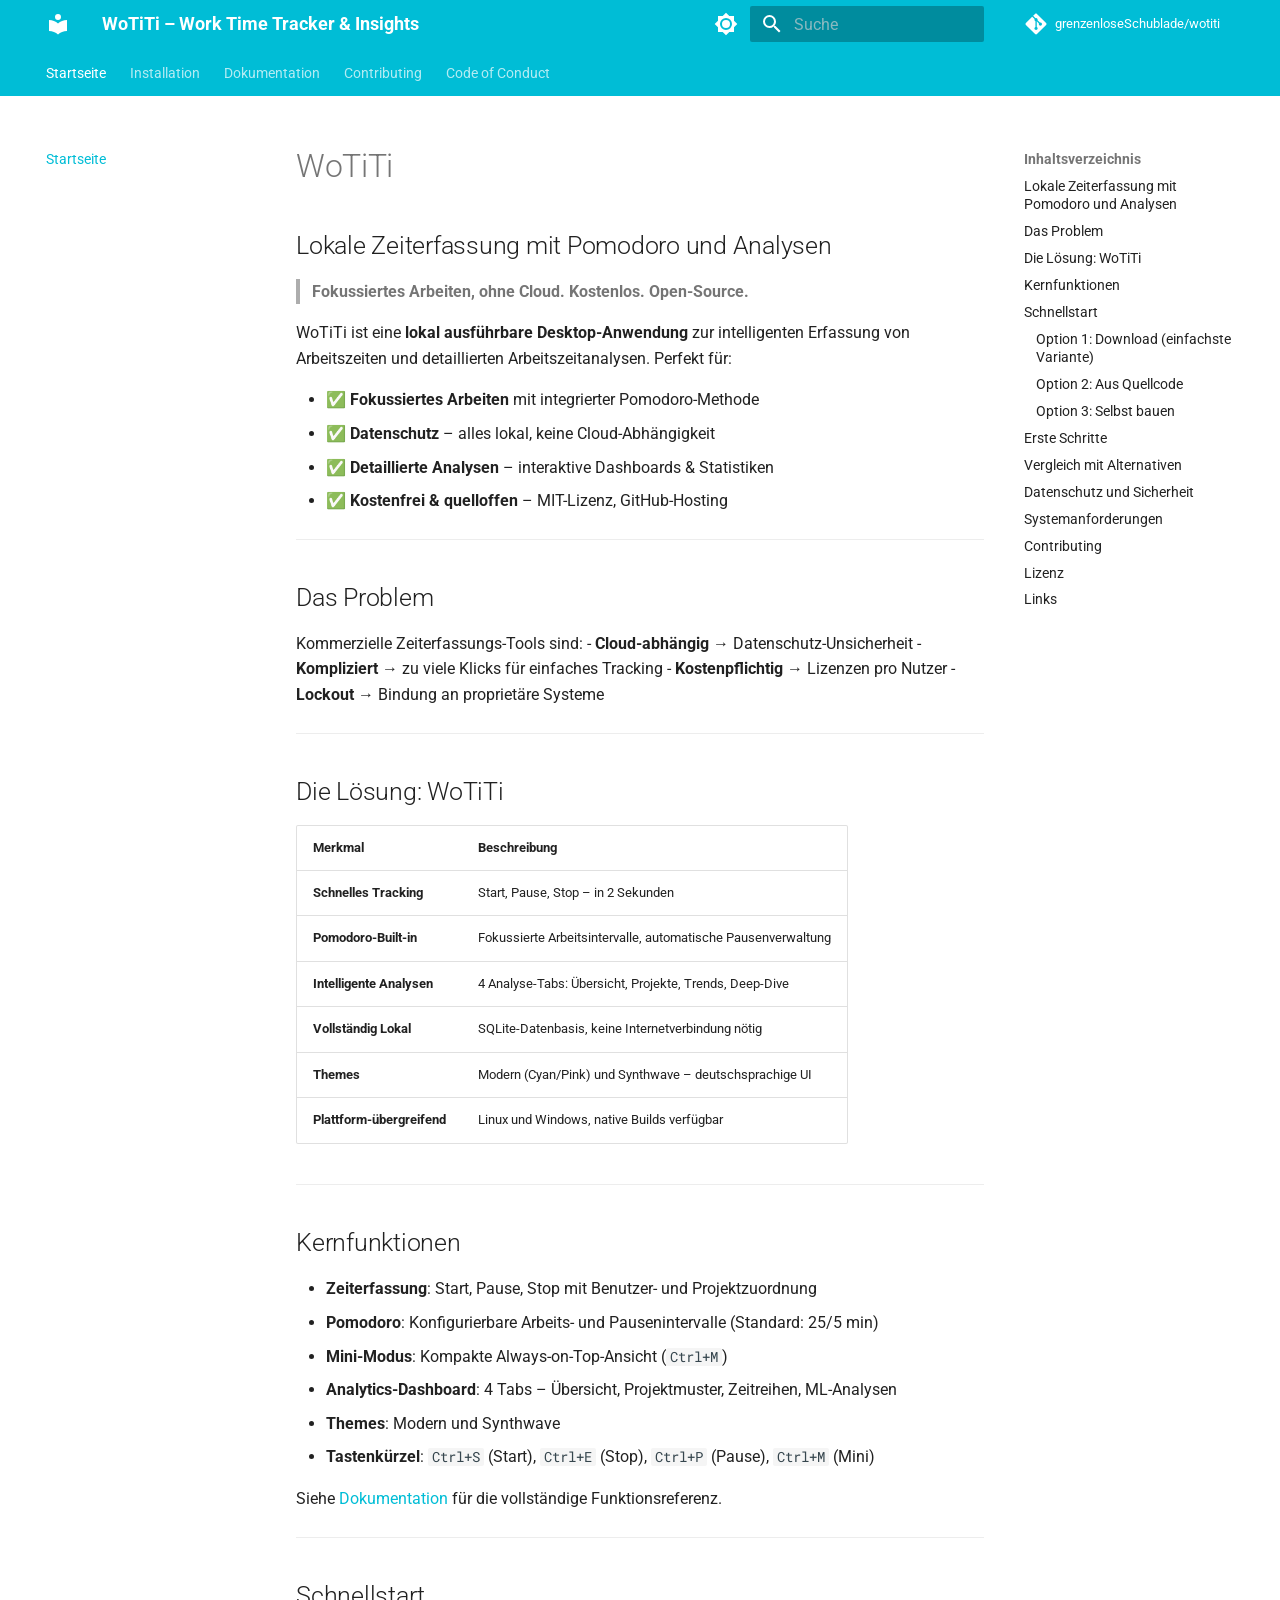
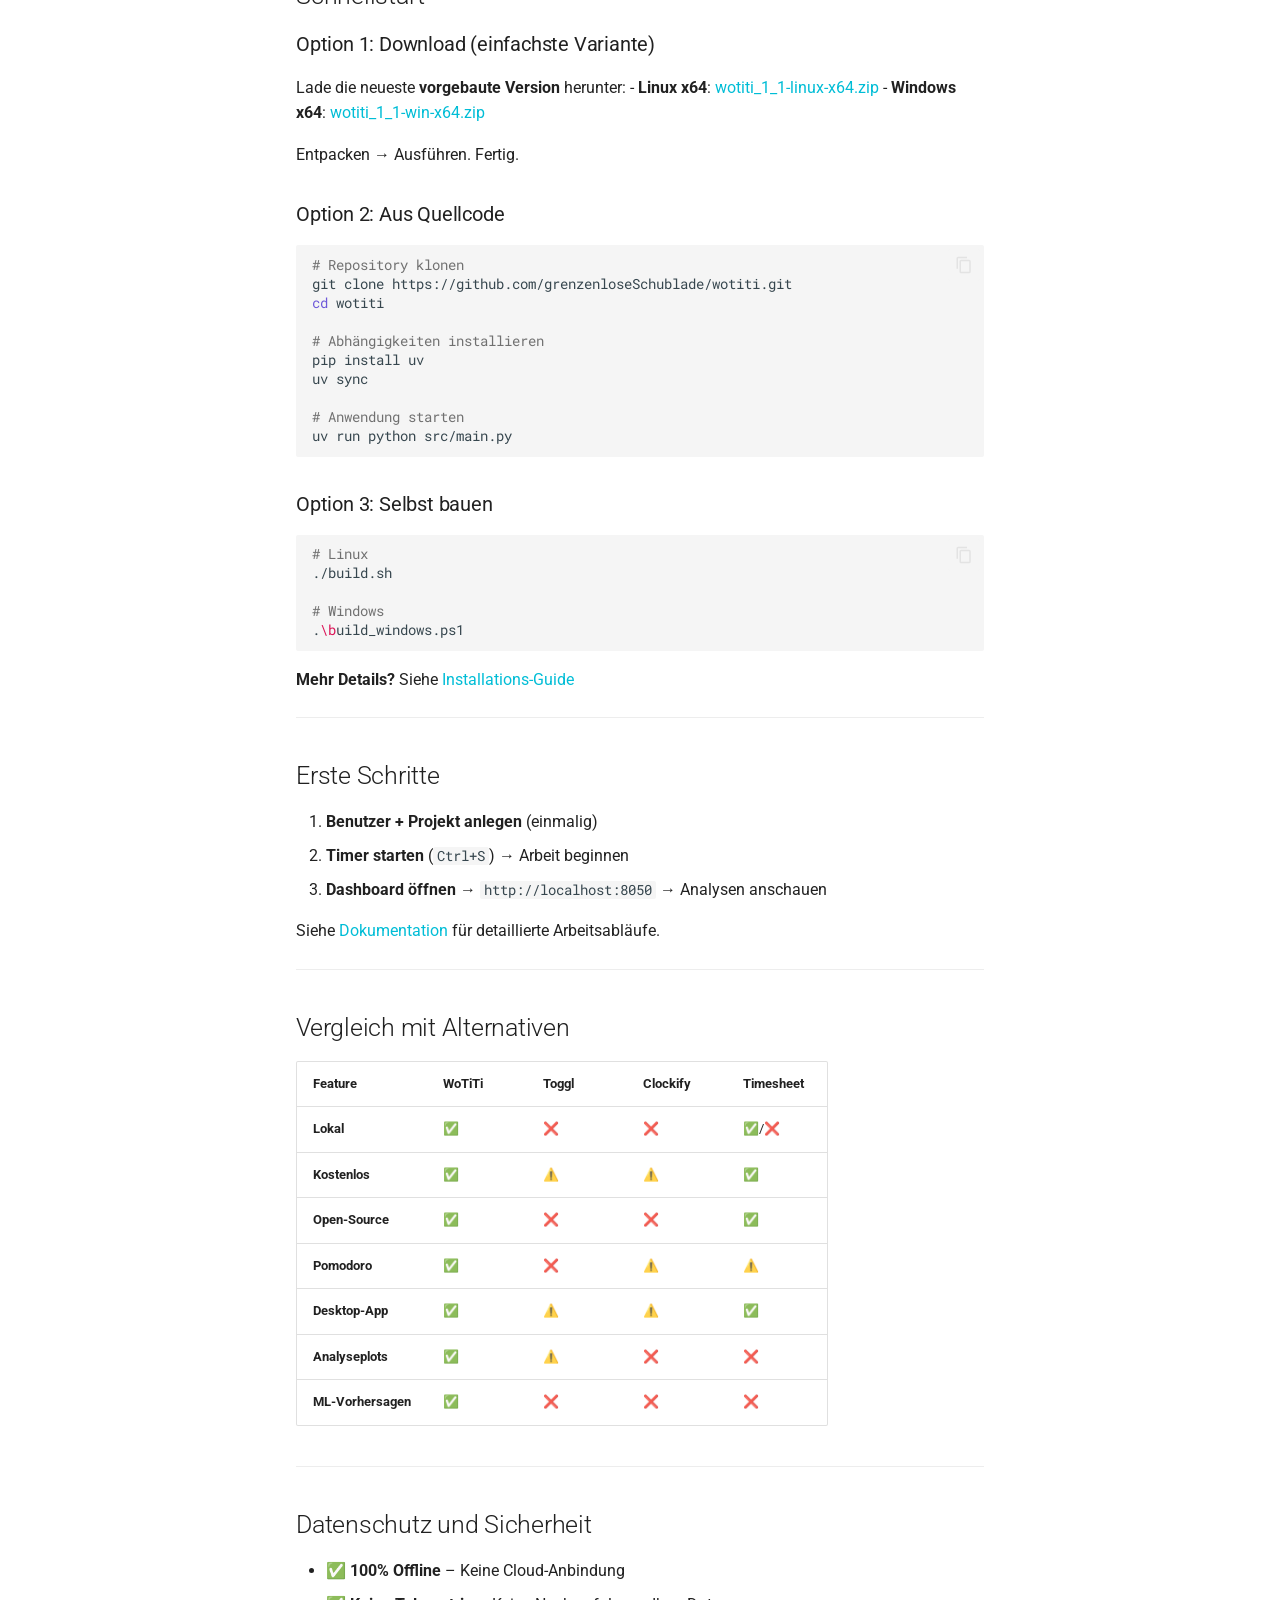
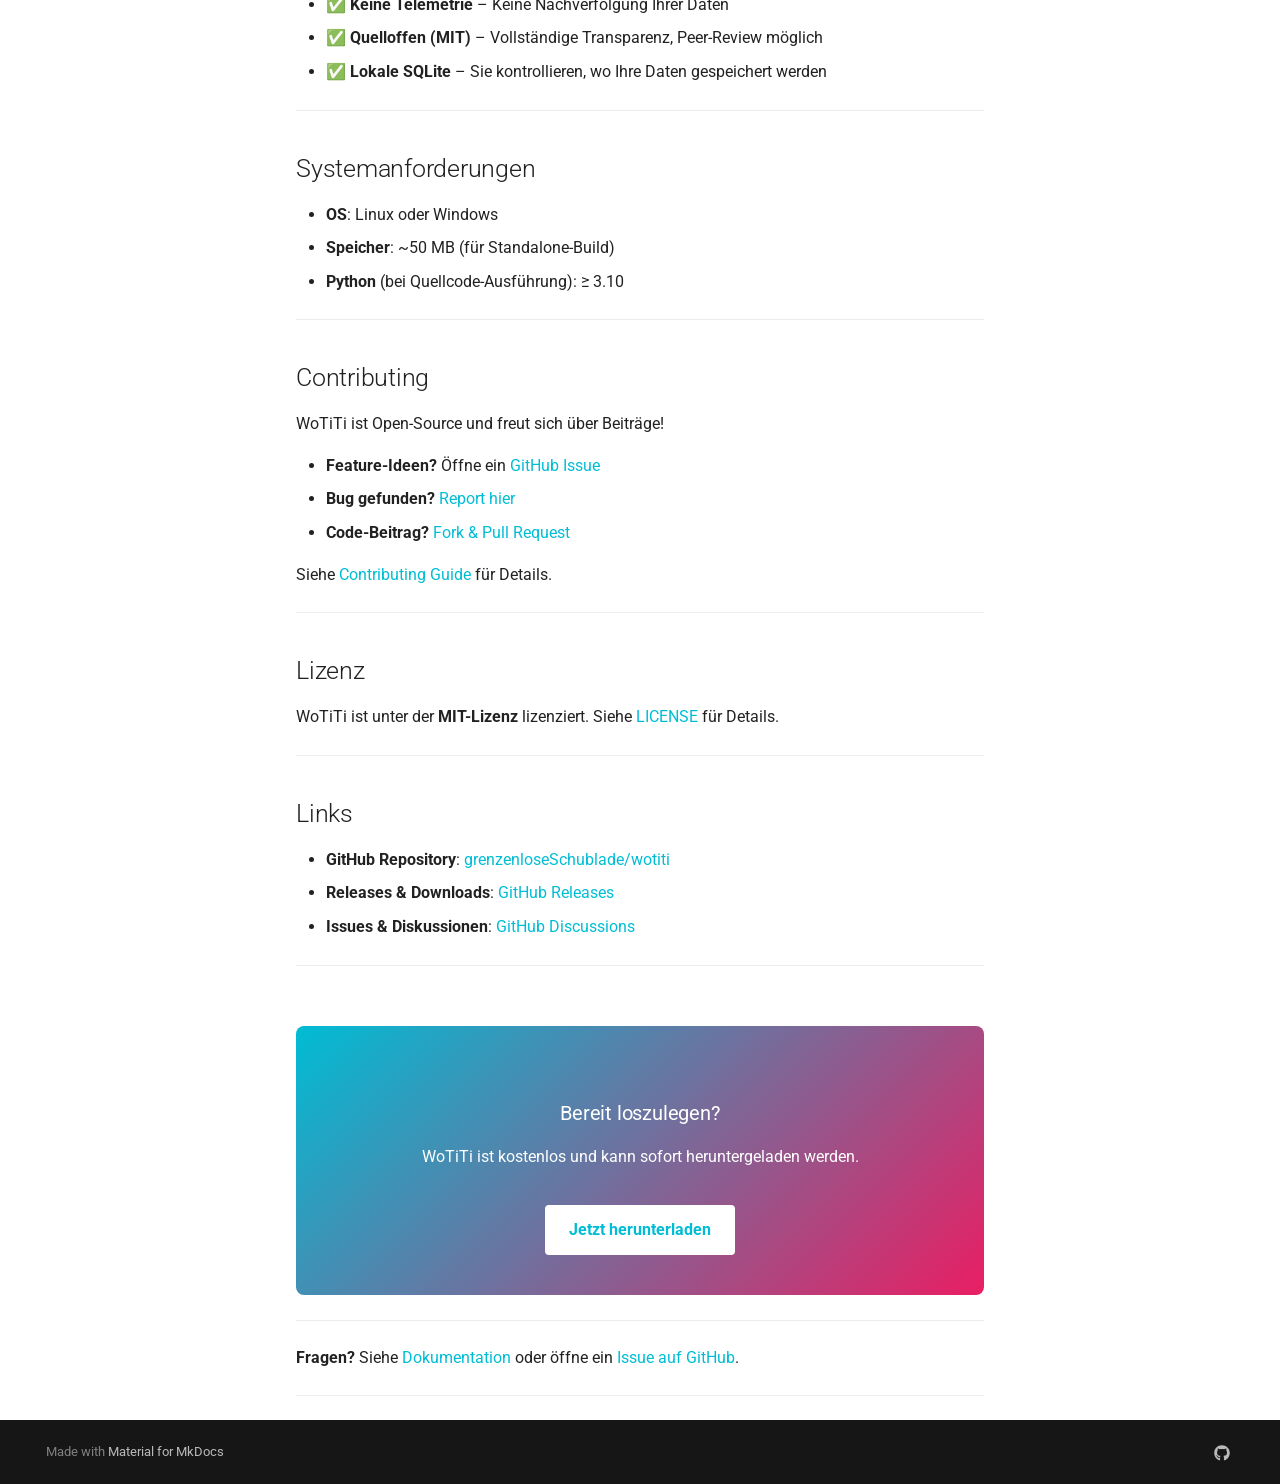
<file: site/index.html>
<!doctype html>
<html lang="de" class="no-js">
  <head>
    
      <meta charset="utf-8">
      <meta name="viewport" content="width=device-width,initial-scale=1">
      
        <meta name="description" content="WoTiTi – Lokale Zeiterfassung mit Pomodoro und Analysen. Kostenlos, Open-Source, 100% datenschutzfreundlich. Desktop-App für fokussiertes Arbeiten.">
      
      
      
        <link rel="canonical" href="https://grenzenloseSchublade.github.io/wotiti/">
      
      
      
        <link rel="next" href="installation/">
      
      
        
      
      
      <link rel="icon" href="assets/images/favicon.png">
      <meta name="generator" content="mkdocs-1.6.1, mkdocs-material-9.7.6">
    
    
      
        <title>WoTiTi – Work Time Tracker & Insights</title>
      
    
    
      <link rel="stylesheet" href="assets/stylesheets/main.484c7ddc.min.css">
      
        
        <link rel="stylesheet" href="assets/stylesheets/palette.ab4e12ef.min.css">
      
      


    
    
      
    
    
      
        
        
        <link rel="preconnect" href="https://fonts.gstatic.com" crossorigin>
        <link rel="stylesheet" href="https://fonts.googleapis.com/css?family=Roboto:300,300i,400,400i,700,700i%7CRoboto+Mono:400,400i,700,700i&display=fallback">
        <style>:root{--md-text-font:"Roboto";--md-code-font:"Roboto Mono"}</style>
      
    
    
    <script>__md_scope=new URL(".",location),__md_hash=e=>[...e].reduce(((e,_)=>(e<<5)-e+_.charCodeAt(0)),0),__md_get=(e,_=localStorage,t=__md_scope)=>JSON.parse(_.getItem(t.pathname+"."+e)),__md_set=(e,_,t=localStorage,a=__md_scope)=>{try{t.setItem(a.pathname+"."+e,JSON.stringify(_))}catch(e){}}</script>
    
      

    
    
  </head>
  
  
    
    
      
    
    
    
    
    <body dir="ltr" data-md-color-scheme="default" data-md-color-primary="cyan" data-md-color-accent="pink">
  
    
    <input class="md-toggle" data-md-toggle="drawer" type="checkbox" id="__drawer" autocomplete="off">
    <input class="md-toggle" data-md-toggle="search" type="checkbox" id="__search" autocomplete="off">
    <label class="md-overlay" for="__drawer"></label>
    <div data-md-component="skip">
      
        
        <a href="#wotiti" class="md-skip">
          Zum Inhalt
        </a>
      
    </div>
    <div data-md-component="announce">
      
    </div>
    
    
      

<header class="md-header" data-md-component="header">
  <nav class="md-header__inner md-grid" aria-label="Kopfzeile">
    <a href="." title="WoTiTi – Work Time Tracker &amp; Insights" class="md-header__button md-logo" aria-label="WoTiTi – Work Time Tracker & Insights" data-md-component="logo">
      
  
  <svg xmlns="http://www.w3.org/2000/svg" viewBox="0 0 24 24"><path d="M12 8a3 3 0 0 0 3-3 3 3 0 0 0-3-3 3 3 0 0 0-3 3 3 3 0 0 0 3 3m0 3.54C9.64 9.35 6.5 8 3 8v11c3.5 0 6.64 1.35 9 3.54 2.36-2.19 5.5-3.54 9-3.54V8c-3.5 0-6.64 1.35-9 3.54"/></svg>

    </a>
    <label class="md-header__button md-icon" for="__drawer">
      
      <svg xmlns="http://www.w3.org/2000/svg" viewBox="0 0 24 24"><path d="M3 6h18v2H3zm0 5h18v2H3zm0 5h18v2H3z"/></svg>
    </label>
    <div class="md-header__title" data-md-component="header-title">
      <div class="md-header__ellipsis">
        <div class="md-header__topic">
          <span class="md-ellipsis">
            WoTiTi – Work Time Tracker & Insights
          </span>
        </div>
        <div class="md-header__topic" data-md-component="header-topic">
          <span class="md-ellipsis">
            
              Startseite
            
          </span>
        </div>
      </div>
    </div>
    
      
        <form class="md-header__option" data-md-component="palette">
  
    
    
    
    <input class="md-option" data-md-color-media="(prefers-color-scheme: light)" data-md-color-scheme="default" data-md-color-primary="cyan" data-md-color-accent="pink"  aria-label="Dunkel-Modus"  type="radio" name="__palette" id="__palette_0">
    
      <label class="md-header__button md-icon" title="Dunkel-Modus" for="__palette_1" hidden>
        <svg xmlns="http://www.w3.org/2000/svg" viewBox="0 0 24 24"><path d="M12 8a4 4 0 0 0-4 4 4 4 0 0 0 4 4 4 4 0 0 0 4-4 4 4 0 0 0-4-4m0 10a6 6 0 0 1-6-6 6 6 0 0 1 6-6 6 6 0 0 1 6 6 6 6 0 0 1-6 6m8-9.31V4h-4.69L12 .69 8.69 4H4v4.69L.69 12 4 15.31V20h4.69L12 23.31 15.31 20H20v-4.69L23.31 12z"/></svg>
      </label>
    
  
    
    
    
    <input class="md-option" data-md-color-media="(prefers-color-scheme: dark)" data-md-color-scheme="slate" data-md-color-primary="cyan" data-md-color-accent="pink"  aria-label="Hell-Modus"  type="radio" name="__palette" id="__palette_1">
    
      <label class="md-header__button md-icon" title="Hell-Modus" for="__palette_0" hidden>
        <svg xmlns="http://www.w3.org/2000/svg" viewBox="0 0 24 24"><path d="M12 18c-.89 0-1.74-.2-2.5-.55C11.56 16.5 13 14.42 13 12s-1.44-4.5-3.5-5.45C10.26 6.2 11.11 6 12 6a6 6 0 0 1 6 6 6 6 0 0 1-6 6m8-9.31V4h-4.69L12 .69 8.69 4H4v4.69L.69 12 4 15.31V20h4.69L12 23.31 15.31 20H20v-4.69L23.31 12z"/></svg>
      </label>
    
  
</form>
      
    
    
      <script>var palette=__md_get("__palette");if(palette&&palette.color){if("(prefers-color-scheme)"===palette.color.media){var media=matchMedia("(prefers-color-scheme: light)"),input=document.querySelector(media.matches?"[data-md-color-media='(prefers-color-scheme: light)']":"[data-md-color-media='(prefers-color-scheme: dark)']");palette.color.media=input.getAttribute("data-md-color-media"),palette.color.scheme=input.getAttribute("data-md-color-scheme"),palette.color.primary=input.getAttribute("data-md-color-primary"),palette.color.accent=input.getAttribute("data-md-color-accent")}for(var[key,value]of Object.entries(palette.color))document.body.setAttribute("data-md-color-"+key,value)}</script>
    
    
    
      
      
        <label class="md-header__button md-icon" for="__search">
          
          <svg xmlns="http://www.w3.org/2000/svg" viewBox="0 0 24 24"><path d="M9.5 3A6.5 6.5 0 0 1 16 9.5c0 1.61-.59 3.09-1.56 4.23l.27.27h.79l5 5-1.5 1.5-5-5v-.79l-.27-.27A6.52 6.52 0 0 1 9.5 16 6.5 6.5 0 0 1 3 9.5 6.5 6.5 0 0 1 9.5 3m0 2C7 5 5 7 5 9.5S7 14 9.5 14 14 12 14 9.5 12 5 9.5 5"/></svg>
        </label>
        <div class="md-search" data-md-component="search" role="dialog">
  <label class="md-search__overlay" for="__search"></label>
  <div class="md-search__inner" role="search">
    <form class="md-search__form" name="search">
      <input type="text" class="md-search__input" name="query" aria-label="Suche" placeholder="Suche" autocapitalize="off" autocorrect="off" autocomplete="off" spellcheck="false" data-md-component="search-query" required>
      <label class="md-search__icon md-icon" for="__search">
        
        <svg xmlns="http://www.w3.org/2000/svg" viewBox="0 0 24 24"><path d="M9.5 3A6.5 6.5 0 0 1 16 9.5c0 1.61-.59 3.09-1.56 4.23l.27.27h.79l5 5-1.5 1.5-5-5v-.79l-.27-.27A6.52 6.52 0 0 1 9.5 16 6.5 6.5 0 0 1 3 9.5 6.5 6.5 0 0 1 9.5 3m0 2C7 5 5 7 5 9.5S7 14 9.5 14 14 12 14 9.5 12 5 9.5 5"/></svg>
        
        <svg xmlns="http://www.w3.org/2000/svg" viewBox="0 0 24 24"><path d="M20 11v2H8l5.5 5.5-1.42 1.42L4.16 12l7.92-7.92L13.5 5.5 8 11z"/></svg>
      </label>
      <nav class="md-search__options" aria-label="Suche">
        
        <button type="reset" class="md-search__icon md-icon" title="Zurücksetzen" aria-label="Zurücksetzen" tabindex="-1">
          
          <svg xmlns="http://www.w3.org/2000/svg" viewBox="0 0 24 24"><path d="M19 6.41 17.59 5 12 10.59 6.41 5 5 6.41 10.59 12 5 17.59 6.41 19 12 13.41 17.59 19 19 17.59 13.41 12z"/></svg>
        </button>
      </nav>
      
        <div class="md-search__suggest" data-md-component="search-suggest"></div>
      
    </form>
    <div class="md-search__output">
      <div class="md-search__scrollwrap" tabindex="0" data-md-scrollfix>
        <div class="md-search-result" data-md-component="search-result">
          <div class="md-search-result__meta">
            Suche wird initialisiert
          </div>
          <ol class="md-search-result__list" role="presentation"></ol>
        </div>
      </div>
    </div>
  </div>
</div>
      
    
    
      <div class="md-header__source">
        <a href="https://github.com/grenzenloseSchublade/wotiti" title="Zum Repository" class="md-source" data-md-component="source">
  <div class="md-source__icon md-icon">
    
    <svg xmlns="http://www.w3.org/2000/svg" viewBox="0 0 448 512"><!--! Font Awesome Free 7.1.0 by @fontawesome - https://fontawesome.com License - https://fontawesome.com/license/free (Icons: CC BY 4.0, Fonts: SIL OFL 1.1, Code: MIT License) Copyright 2025 Fonticons, Inc.--><path d="M439.6 236.1 244 40.5c-5.4-5.5-12.8-8.5-20.4-8.5s-15 3-20.4 8.4L162.5 81l51.5 51.5c27.1-9.1 52.7 16.8 43.4 43.7l49.7 49.7c34.2-11.8 61.2 31 35.5 56.7-26.5 26.5-70.2-2.9-56-37.3L240.3 199v121.9c25.3 12.5 22.3 41.8 9.1 55-6.4 6.4-15.2 10.1-24.3 10.1s-17.8-3.6-24.3-10.1c-17.6-17.6-11.1-46.9 11.2-56v-123c-20.8-8.5-24.6-30.7-18.6-45L142.6 101 8.5 235.1C3 240.6 0 247.9 0 255.5s3 15 8.5 20.4l195.6 195.7c5.4 5.4 12.7 8.4 20.4 8.4s15-3 20.4-8.4l194.7-194.7c5.4-5.4 8.4-12.8 8.4-20.4s-3-15-8.4-20.4"/></svg>
  </div>
  <div class="md-source__repository">
    grenzenloseSchublade/wotiti
  </div>
</a>
      </div>
    
  </nav>
  
</header>
    
    <div class="md-container" data-md-component="container">
      
      
        
          
            
<nav class="md-tabs" aria-label="Hauptnavigation" data-md-component="tabs">
  <div class="md-grid">
    <ul class="md-tabs__list">
      
        
  
  
  
    
  
  
    <li class="md-tabs__item md-tabs__item--active">
      <a href="." class="md-tabs__link">
        
  
  
    
  
  Startseite

      </a>
    </li>
  

      
        
  
  
  
  
    <li class="md-tabs__item">
      <a href="installation/" class="md-tabs__link">
        
  
  
    
  
  Installation

      </a>
    </li>
  

      
        
  
  
  
  
    <li class="md-tabs__item">
      <a href="guide/dokumentation/" class="md-tabs__link">
        
  
  
    
  
  Dokumentation

      </a>
    </li>
  

      
        
  
  
  
  
    <li class="md-tabs__item">
      <a href="contributing-guide/" class="md-tabs__link">
        
  
  
    
  
  Contributing

      </a>
    </li>
  

      
        
  
  
  
  
    <li class="md-tabs__item">
      <a href="code-of-conduct/" class="md-tabs__link">
        
  
  
    
  
  Code of Conduct

      </a>
    </li>
  

      
    </ul>
  </div>
</nav>
          
        
      
      <main class="md-main" data-md-component="main">
        <div class="md-main__inner md-grid">
          
            
              
              <div class="md-sidebar md-sidebar--primary" data-md-component="sidebar" data-md-type="navigation" >
                <div class="md-sidebar__scrollwrap">
                  <div class="md-sidebar__inner">
                    


  


<nav class="md-nav md-nav--primary md-nav--lifted" aria-label="Navigation" data-md-level="0">
  <label class="md-nav__title" for="__drawer">
    <a href="." title="WoTiTi – Work Time Tracker &amp; Insights" class="md-nav__button md-logo" aria-label="WoTiTi – Work Time Tracker & Insights" data-md-component="logo">
      
  
  <svg xmlns="http://www.w3.org/2000/svg" viewBox="0 0 24 24"><path d="M12 8a3 3 0 0 0 3-3 3 3 0 0 0-3-3 3 3 0 0 0-3 3 3 3 0 0 0 3 3m0 3.54C9.64 9.35 6.5 8 3 8v11c3.5 0 6.64 1.35 9 3.54 2.36-2.19 5.5-3.54 9-3.54V8c-3.5 0-6.64 1.35-9 3.54"/></svg>

    </a>
    WoTiTi – Work Time Tracker & Insights
  </label>
  
    <div class="md-nav__source">
      <a href="https://github.com/grenzenloseSchublade/wotiti" title="Zum Repository" class="md-source" data-md-component="source">
  <div class="md-source__icon md-icon">
    
    <svg xmlns="http://www.w3.org/2000/svg" viewBox="0 0 448 512"><!--! Font Awesome Free 7.1.0 by @fontawesome - https://fontawesome.com License - https://fontawesome.com/license/free (Icons: CC BY 4.0, Fonts: SIL OFL 1.1, Code: MIT License) Copyright 2025 Fonticons, Inc.--><path d="M439.6 236.1 244 40.5c-5.4-5.5-12.8-8.5-20.4-8.5s-15 3-20.4 8.4L162.5 81l51.5 51.5c27.1-9.1 52.7 16.8 43.4 43.7l49.7 49.7c34.2-11.8 61.2 31 35.5 56.7-26.5 26.5-70.2-2.9-56-37.3L240.3 199v121.9c25.3 12.5 22.3 41.8 9.1 55-6.4 6.4-15.2 10.1-24.3 10.1s-17.8-3.6-24.3-10.1c-17.6-17.6-11.1-46.9 11.2-56v-123c-20.8-8.5-24.6-30.7-18.6-45L142.6 101 8.5 235.1C3 240.6 0 247.9 0 255.5s3 15 8.5 20.4l195.6 195.7c5.4 5.4 12.7 8.4 20.4 8.4s15-3 20.4-8.4l194.7-194.7c5.4-5.4 8.4-12.8 8.4-20.4s-3-15-8.4-20.4"/></svg>
  </div>
  <div class="md-source__repository">
    grenzenloseSchublade/wotiti
  </div>
</a>
    </div>
  
  <ul class="md-nav__list" data-md-scrollfix>
    
      
      
  
  
    
  
  
  
    <li class="md-nav__item md-nav__item--active">
      
      <input class="md-nav__toggle md-toggle" type="checkbox" id="__toc">
      
      
        
      
      
        <label class="md-nav__link md-nav__link--active" for="__toc">
          
  
  
  <span class="md-ellipsis">
    
  
    Startseite
  

    
  </span>
  
  

          <span class="md-nav__icon md-icon"></span>
        </label>
      
      <a href="." class="md-nav__link md-nav__link--active">
        
  
  
  <span class="md-ellipsis">
    
  
    Startseite
  

    
  </span>
  
  

      </a>
      
        

<nav class="md-nav md-nav--secondary" aria-label="Inhaltsverzeichnis">
  
  
  
    
  
  
    <label class="md-nav__title" for="__toc">
      <span class="md-nav__icon md-icon"></span>
      Inhaltsverzeichnis
    </label>
    <ul class="md-nav__list" data-md-component="toc" data-md-scrollfix>
      
        <li class="md-nav__item">
  <a href="#lokale-zeiterfassung-mit-pomodoro-und-analysen" class="md-nav__link">
    <span class="md-ellipsis">
      
        Lokale Zeiterfassung mit Pomodoro und Analysen
      
    </span>
  </a>
  
</li>
      
        <li class="md-nav__item">
  <a href="#das-problem" class="md-nav__link">
    <span class="md-ellipsis">
      
        Das Problem
      
    </span>
  </a>
  
</li>
      
        <li class="md-nav__item">
  <a href="#die-losung-wotiti" class="md-nav__link">
    <span class="md-ellipsis">
      
        Die Lösung: WoTiTi
      
    </span>
  </a>
  
</li>
      
        <li class="md-nav__item">
  <a href="#kernfunktionen" class="md-nav__link">
    <span class="md-ellipsis">
      
        Kernfunktionen
      
    </span>
  </a>
  
</li>
      
        <li class="md-nav__item">
  <a href="#schnellstart" class="md-nav__link">
    <span class="md-ellipsis">
      
        Schnellstart
      
    </span>
  </a>
  
    <nav class="md-nav" aria-label="Schnellstart">
      <ul class="md-nav__list">
        
          <li class="md-nav__item">
  <a href="#option-1-download-einfachste-variante" class="md-nav__link">
    <span class="md-ellipsis">
      
        Option 1: Download (einfachste Variante)
      
    </span>
  </a>
  
</li>
        
          <li class="md-nav__item">
  <a href="#option-2-aus-quellcode" class="md-nav__link">
    <span class="md-ellipsis">
      
        Option 2: Aus Quellcode
      
    </span>
  </a>
  
</li>
        
          <li class="md-nav__item">
  <a href="#option-3-selbst-bauen" class="md-nav__link">
    <span class="md-ellipsis">
      
        Option 3: Selbst bauen
      
    </span>
  </a>
  
</li>
        
      </ul>
    </nav>
  
</li>
      
        <li class="md-nav__item">
  <a href="#erste-schritte" class="md-nav__link">
    <span class="md-ellipsis">
      
        Erste Schritte
      
    </span>
  </a>
  
</li>
      
        <li class="md-nav__item">
  <a href="#vergleich-mit-alternativen" class="md-nav__link">
    <span class="md-ellipsis">
      
        Vergleich mit Alternativen
      
    </span>
  </a>
  
</li>
      
        <li class="md-nav__item">
  <a href="#datenschutz-und-sicherheit" class="md-nav__link">
    <span class="md-ellipsis">
      
        Datenschutz und Sicherheit
      
    </span>
  </a>
  
</li>
      
        <li class="md-nav__item">
  <a href="#systemanforderungen" class="md-nav__link">
    <span class="md-ellipsis">
      
        Systemanforderungen
      
    </span>
  </a>
  
</li>
      
        <li class="md-nav__item">
  <a href="#contributing" class="md-nav__link">
    <span class="md-ellipsis">
      
        Contributing
      
    </span>
  </a>
  
</li>
      
        <li class="md-nav__item">
  <a href="#lizenz" class="md-nav__link">
    <span class="md-ellipsis">
      
        Lizenz
      
    </span>
  </a>
  
</li>
      
        <li class="md-nav__item">
  <a href="#links" class="md-nav__link">
    <span class="md-ellipsis">
      
        Links
      
    </span>
  </a>
  
</li>
      
    </ul>
  
</nav>
      
    </li>
  

    
      
      
  
  
  
  
    <li class="md-nav__item">
      <a href="installation/" class="md-nav__link">
        
  
  
  <span class="md-ellipsis">
    
  
    Installation
  

    
  </span>
  
  

      </a>
    </li>
  

    
      
      
  
  
  
  
    <li class="md-nav__item">
      <a href="guide/dokumentation/" class="md-nav__link">
        
  
  
  <span class="md-ellipsis">
    
  
    Dokumentation
  

    
  </span>
  
  

      </a>
    </li>
  

    
      
      
  
  
  
  
    <li class="md-nav__item">
      <a href="contributing-guide/" class="md-nav__link">
        
  
  
  <span class="md-ellipsis">
    
  
    Contributing
  

    
  </span>
  
  

      </a>
    </li>
  

    
      
      
  
  
  
  
    <li class="md-nav__item">
      <a href="code-of-conduct/" class="md-nav__link">
        
  
  
  <span class="md-ellipsis">
    
  
    Code of Conduct
  

    
  </span>
  
  

      </a>
    </li>
  

    
  </ul>
</nav>
                  </div>
                </div>
              </div>
            
            
              
              <div class="md-sidebar md-sidebar--secondary" data-md-component="sidebar" data-md-type="toc" >
                <div class="md-sidebar__scrollwrap">
                  <div class="md-sidebar__inner">
                    

<nav class="md-nav md-nav--secondary" aria-label="Inhaltsverzeichnis">
  
  
  
    
  
  
    <label class="md-nav__title" for="__toc">
      <span class="md-nav__icon md-icon"></span>
      Inhaltsverzeichnis
    </label>
    <ul class="md-nav__list" data-md-component="toc" data-md-scrollfix>
      
        <li class="md-nav__item">
  <a href="#lokale-zeiterfassung-mit-pomodoro-und-analysen" class="md-nav__link">
    <span class="md-ellipsis">
      
        Lokale Zeiterfassung mit Pomodoro und Analysen
      
    </span>
  </a>
  
</li>
      
        <li class="md-nav__item">
  <a href="#das-problem" class="md-nav__link">
    <span class="md-ellipsis">
      
        Das Problem
      
    </span>
  </a>
  
</li>
      
        <li class="md-nav__item">
  <a href="#die-losung-wotiti" class="md-nav__link">
    <span class="md-ellipsis">
      
        Die Lösung: WoTiTi
      
    </span>
  </a>
  
</li>
      
        <li class="md-nav__item">
  <a href="#kernfunktionen" class="md-nav__link">
    <span class="md-ellipsis">
      
        Kernfunktionen
      
    </span>
  </a>
  
</li>
      
        <li class="md-nav__item">
  <a href="#schnellstart" class="md-nav__link">
    <span class="md-ellipsis">
      
        Schnellstart
      
    </span>
  </a>
  
    <nav class="md-nav" aria-label="Schnellstart">
      <ul class="md-nav__list">
        
          <li class="md-nav__item">
  <a href="#option-1-download-einfachste-variante" class="md-nav__link">
    <span class="md-ellipsis">
      
        Option 1: Download (einfachste Variante)
      
    </span>
  </a>
  
</li>
        
          <li class="md-nav__item">
  <a href="#option-2-aus-quellcode" class="md-nav__link">
    <span class="md-ellipsis">
      
        Option 2: Aus Quellcode
      
    </span>
  </a>
  
</li>
        
          <li class="md-nav__item">
  <a href="#option-3-selbst-bauen" class="md-nav__link">
    <span class="md-ellipsis">
      
        Option 3: Selbst bauen
      
    </span>
  </a>
  
</li>
        
      </ul>
    </nav>
  
</li>
      
        <li class="md-nav__item">
  <a href="#erste-schritte" class="md-nav__link">
    <span class="md-ellipsis">
      
        Erste Schritte
      
    </span>
  </a>
  
</li>
      
        <li class="md-nav__item">
  <a href="#vergleich-mit-alternativen" class="md-nav__link">
    <span class="md-ellipsis">
      
        Vergleich mit Alternativen
      
    </span>
  </a>
  
</li>
      
        <li class="md-nav__item">
  <a href="#datenschutz-und-sicherheit" class="md-nav__link">
    <span class="md-ellipsis">
      
        Datenschutz und Sicherheit
      
    </span>
  </a>
  
</li>
      
        <li class="md-nav__item">
  <a href="#systemanforderungen" class="md-nav__link">
    <span class="md-ellipsis">
      
        Systemanforderungen
      
    </span>
  </a>
  
</li>
      
        <li class="md-nav__item">
  <a href="#contributing" class="md-nav__link">
    <span class="md-ellipsis">
      
        Contributing
      
    </span>
  </a>
  
</li>
      
        <li class="md-nav__item">
  <a href="#lizenz" class="md-nav__link">
    <span class="md-ellipsis">
      
        Lizenz
      
    </span>
  </a>
  
</li>
      
        <li class="md-nav__item">
  <a href="#links" class="md-nav__link">
    <span class="md-ellipsis">
      
        Links
      
    </span>
  </a>
  
</li>
      
    </ul>
  
</nav>
                  </div>
                </div>
              </div>
            
          
          
            <div class="md-content" data-md-component="content">
              
              <article class="md-content__inner md-typeset">
                
                  


  
  


<h1 id="wotiti">WoTiTi<a class="headerlink" href="#wotiti" title="Permanent link">&para;</a></h1>
<h2 id="lokale-zeiterfassung-mit-pomodoro-und-analysen">Lokale Zeiterfassung mit Pomodoro und Analysen<a class="headerlink" href="#lokale-zeiterfassung-mit-pomodoro-und-analysen" title="Permanent link">&para;</a></h2>
<blockquote>
<p><strong>Fokussiertes Arbeiten, ohne Cloud. Kostenlos. Open-Source.</strong></p>
</blockquote>
<p>WoTiTi ist eine <strong>lokal ausführbare Desktop-Anwendung</strong> zur intelligenten Erfassung von Arbeitszeiten und detaillierten Arbeitszeitanalysen. Perfekt für:</p>
<ul>
<li>✅ <strong>Fokussiertes Arbeiten</strong> mit integrierter Pomodoro-Methode</li>
<li>✅ <strong>Datenschutz</strong> – alles lokal, keine Cloud-Abhängigkeit</li>
<li>✅ <strong>Detaillierte Analysen</strong> – interaktive Dashboards &amp; Statistiken</li>
<li>✅ <strong>Kosten­frei &amp; quelloffen</strong> – MIT-Lizenz, GitHub-Hosting</li>
</ul>
<hr />
<h2 id="das-problem">Das Problem<a class="headerlink" href="#das-problem" title="Permanent link">&para;</a></h2>
<p>Kommerzielle Zeiterfassungs-Tools sind:
- <strong>Cloud-abhängig</strong> → Datenschutz-Unsicherheit
- <strong>Kompliziert</strong> → zu viele Klicks für einfaches Tracking
- <strong>Kostenpflichtig</strong> → Lizenzen pro Nutzer
- <strong>Lockout</strong> → Bindung an propriet­äre Systeme</p>
<hr />
<h2 id="die-losung-wotiti">Die Lösung: WoTiTi<a class="headerlink" href="#die-losung-wotiti" title="Permanent link">&para;</a></h2>
<table>
<thead>
<tr>
<th>Merkmal</th>
<th>Beschreibung</th>
</tr>
</thead>
<tbody>
<tr>
<td><strong>Schnelles Tracking</strong></td>
<td>Start, Pause, Stop – in 2 Sekunden</td>
</tr>
<tr>
<td><strong>Pomodoro-Built-in</strong></td>
<td>Fokussierte Arbeitsintervalle, automatische Pausenverwaltung</td>
</tr>
<tr>
<td><strong>Intelligente Analysen</strong></td>
<td>4 Analyse-Tabs: Übersicht, Projekte, Trends, Deep-Dive</td>
</tr>
<tr>
<td><strong>Vollständig Lokal</strong></td>
<td>SQLite-Datenbasis, keine Internetverbindung nötig</td>
</tr>
<tr>
<td><strong>Themes</strong></td>
<td>Modern (Cyan/Pink) und Synthwave – deutschsprachige UI</td>
</tr>
<tr>
<td><strong>Plattform-übergreifend</strong></td>
<td>Linux und Windows, native Builds verfügbar</td>
</tr>
</tbody>
</table>
<hr />
<h2 id="kernfunktionen">Kernfunktionen<a class="headerlink" href="#kernfunktionen" title="Permanent link">&para;</a></h2>
<ul>
<li><strong>Zeiterfassung</strong>: Start, Pause, Stop mit Benutzer- und Projektzuordnung</li>
<li><strong>Pomodoro</strong>: Konfigurierbare Arbeits- und Pausenintervalle (Standard: 25/5 min)</li>
<li><strong>Mini-Modus</strong>: Kompakte Always-on-Top-Ansicht (<code>Ctrl+M</code>)</li>
<li><strong>Analytics-Dashboard</strong>: 4 Tabs – Übersicht, Projektmuster, Zeitreihen, ML-Analysen</li>
<li><strong>Themes</strong>: Modern und Synthwave</li>
<li><strong>Tastenkürzel</strong>: <code>Ctrl+S</code> (Start), <code>Ctrl+E</code> (Stop), <code>Ctrl+P</code> (Pause), <code>Ctrl+M</code> (Mini)</li>
</ul>
<p>Siehe <a href="guide/dokumentation/">Dokumentation</a> für die vollständige Funktionsreferenz.</p>
<hr />
<h2 id="schnellstart">Schnellstart<a class="headerlink" href="#schnellstart" title="Permanent link">&para;</a></h2>
<h3 id="option-1-download-einfachste-variante">Option 1: Download (einfachste Variante)<a class="headerlink" href="#option-1-download-einfachste-variante" title="Permanent link">&para;</a></h3>
<p>Lade die neueste <strong>vorgebaute Version</strong> herunter:
- <strong>Linux x64</strong>: <a href="https://github.com/grenzenloseSchublade/wotiti/releases/download/v1.1.0/wotiti_1_1-linux-x64.zip">wotiti_1_1-linux-x64.zip</a>
- <strong>Windows x64</strong>: <a href="https://github.com/grenzenloseSchublade/wotiti/releases/download/v1.1.0/wotiti_1_1-win-x64.zip">wotiti_1_1-win-x64.zip</a></p>
<p>Entpacken → Ausführen. Fertig.</p>
<h3 id="option-2-aus-quellcode">Option 2: Aus Quellcode<a class="headerlink" href="#option-2-aus-quellcode" title="Permanent link">&para;</a></h3>
<div class="highlight"><pre><span></span><code><span class="c1"># Repository klonen</span>
git<span class="w"> </span>clone<span class="w"> </span>https://github.com/grenzenloseSchublade/wotiti.git
<span class="nb">cd</span><span class="w"> </span>wotiti

<span class="c1"># Abhängigkeiten installieren</span>
pip<span class="w"> </span>install<span class="w"> </span>uv
uv<span class="w"> </span>sync

<span class="c1"># Anwendung starten</span>
uv<span class="w"> </span>run<span class="w"> </span>python<span class="w"> </span>src/main.py
</code></pre></div>
<h3 id="option-3-selbst-bauen">Option 3: Selbst bauen<a class="headerlink" href="#option-3-selbst-bauen" title="Permanent link">&para;</a></h3>
<div class="highlight"><pre><span></span><code><span class="c1"># Linux</span>
./build.sh

<span class="c1"># Windows</span>
.<span class="se">\b</span>uild_windows.ps1
</code></pre></div>
<p><strong>Mehr Details?</strong> Siehe <a href="installation/">Installations-Guide</a></p>
<hr />
<h2 id="erste-schritte">Erste Schritte<a class="headerlink" href="#erste-schritte" title="Permanent link">&para;</a></h2>
<ol>
<li><strong>Benutzer + Projekt anlegen</strong> (einmalig)</li>
<li><strong>Timer starten</strong> (<code>Ctrl+S</code>) → Arbeit beginnen</li>
<li><strong>Dashboard öffnen</strong> → <code>http://localhost:8050</code> → Analysen anschauen</li>
</ol>
<p>Siehe <a href="guide/dokumentation/">Dokumentation</a> für detaillierte Arbeitsabläufe.</p>
<hr />
<h2 id="vergleich-mit-alternativen">Vergleich mit Alternativen<a class="headerlink" href="#vergleich-mit-alternativen" title="Permanent link">&para;</a></h2>
<table>
<thead>
<tr>
<th>Feature</th>
<th>WoTiTi</th>
<th>Toggl</th>
<th>Clockify</th>
<th>Timesheet</th>
</tr>
</thead>
<tbody>
<tr>
<td><strong>Lokal</strong></td>
<td>✅</td>
<td>❌</td>
<td>❌</td>
<td>✅/❌</td>
</tr>
<tr>
<td><strong>Kostenlos</strong></td>
<td>✅</td>
<td>⚠️</td>
<td>⚠️</td>
<td>✅</td>
</tr>
<tr>
<td><strong>Open-Source</strong></td>
<td>✅</td>
<td>❌</td>
<td>❌</td>
<td>✅</td>
</tr>
<tr>
<td><strong>Pomodoro</strong></td>
<td>✅</td>
<td>❌</td>
<td>⚠️</td>
<td>⚠️</td>
</tr>
<tr>
<td><strong>Desktop-App</strong></td>
<td>✅</td>
<td>⚠️</td>
<td>⚠️</td>
<td>✅</td>
</tr>
<tr>
<td><strong>Analyseplots</strong></td>
<td>✅</td>
<td>⚠️</td>
<td>❌</td>
<td>❌</td>
</tr>
<tr>
<td><strong>ML-Vorhersagen</strong></td>
<td>✅</td>
<td>❌</td>
<td>❌</td>
<td>❌</td>
</tr>
</tbody>
</table>
<hr />
<h2 id="datenschutz-und-sicherheit">Datenschutz und Sicherheit<a class="headerlink" href="#datenschutz-und-sicherheit" title="Permanent link">&para;</a></h2>
<ul>
<li>✅ <strong>100% Offline</strong> – Keine Cloud-Anbindung</li>
<li>✅ <strong>Keine Telemetrie</strong> – Keine Nachverfolgung Ihrer Daten</li>
<li>✅ <strong>Quelloffen (MIT)</strong> – Vollständige Transparenz, Peer-Review möglich</li>
<li>✅ <strong>Lokale SQLite</strong> – Sie kontrollieren, wo Ihre Daten gespeichert werden</li>
</ul>
<hr />
<h2 id="systemanforderungen">Systemanforderungen<a class="headerlink" href="#systemanforderungen" title="Permanent link">&para;</a></h2>
<ul>
<li><strong>OS</strong>: Linux oder Windows</li>
<li><strong>Speicher</strong>: ~50 MB (für Standalone-Build)</li>
<li><strong>Python</strong> (bei Quellcode-Ausführung): ≥ 3.10</li>
</ul>
<hr />
<h2 id="contributing">Contributing<a class="headerlink" href="#contributing" title="Permanent link">&para;</a></h2>
<p>WoTiTi ist Open-Source und freut sich über Beiträge!</p>
<ul>
<li><strong>Feature-Ideen?</strong> Öffne ein <a href="https://github.com/grenzenloseSchublade/wotiti/issues">GitHub Issue</a></li>
<li><strong>Bug gefunden?</strong> <a href="https://github.com/grenzenloseSchublade/wotiti/issues/new?template=bug_report.md">Report hier</a></li>
<li><strong>Code-Beitrag?</strong> <a href="contributing-guide/">Fork &amp; Pull Request</a></li>
</ul>
<p>Siehe <a href="contributing-guide/">Contributing Guide</a> für Details.</p>
<hr />
<h2 id="lizenz">Lizenz<a class="headerlink" href="#lizenz" title="Permanent link">&para;</a></h2>
<p>WoTiTi ist unter der <strong>MIT-Lizenz</strong> lizenziert. Siehe <a href="https://github.com/grenzenloseSchublade/wotiti/blob/main/LICENSE">LICENSE</a> für Details.</p>
<hr />
<h2 id="links">Links<a class="headerlink" href="#links" title="Permanent link">&para;</a></h2>
<ul>
<li><strong>GitHub Repository</strong>: <a href="https://github.com/grenzenloseSchublade/wotiti">grenzenloseSchublade/wotiti</a></li>
<li><strong>Releases &amp; Downloads</strong>: <a href="https://github.com/grenzenloseSchublade/wotiti/releases">GitHub Releases</a></li>
<li><strong>Issues &amp; Diskussionen</strong>: <a href="https://github.com/grenzenloseSchublade/wotiti/discussions">GitHub Discussions</a></li>
</ul>
<hr />
<div style="margin-top: 3rem; padding: 2rem; background: linear-gradient(135deg, #00BCD4 0%, #E91E63 100%); color: white; border-radius: 8px; text-align: center;">
  <h3>Bereit loszulegen?</h3>
  <p>WoTiTi ist kostenlos und kann sofort heruntergeladen werden.</p>
  <a href="https://github.com/grenzenloseSchublade/wotiti/releases" style="
    display: inline-block;
    background: white;
    color: #00BCD4;
    padding: 12px 24px;
    border-radius: 4px;
    text-decoration: none;
    font-weight: bold;
    margin-top: 1rem;
  ">Jetzt herunterladen</a>
</div>

<hr />
<p><strong>Fragen?</strong> Siehe <a href="guide/dokumentation/">Dokumentation</a> oder öffne ein <a href="https://github.com/grenzenloseSchublade/wotiti/issues">Issue auf GitHub</a>.</p>
<hr />
<!-- JSON-LD Structured Data for SEO -->
<script type="application/ld+json">
{
  "@context": "https://schema.org",
  "@type": "SoftwareApplication",
  "name": "WoTiTi – Work Time Tracker & Insights",
  "description": "Lokale Open-Source Zeiterfassung mit Pomodoro-Funktion und Analyse-Dashboard für fokussiertes Arbeiten. Kostenlos, Desktop-App für Linux und Windows.",
  "url": "https://grenzenloseSchublade.github.io/wotiti/",
  "applicationCategory": "BusinessApplication",
  "applicationSubCategory": "Time Tracking",
  "offers": {
    "@type": "Offer",
    "price": "0",
    "priceCurrency": "EUR"
  },
  "operatingSystem": ["Linux", "Windows"],
  "downloadUrl": "https://github.com/grenzenloseSchublade/wotiti/releases",
  "license": "https://opensource.org/licenses/MIT",
  "runtimePlatform": "Python 3.10+",
  "keywords": ["Zeiterfassung", "Pomodoro", "Time Tracking", "Desktop App", "Open Source", "Produktivität"],
  "author": {
    "@type": "Organization",
    "name": "WoTiTi Contributors",
    "url": "https://github.com/grenzenloseSchublade/wotiti"
  }
}
</script>







  
  






                
              </article>
            </div>
          
          
<script>var target=document.getElementById(location.hash.slice(1));target&&target.name&&(target.checked=target.name.startsWith("__tabbed_"))</script>
        </div>
        
      </main>
      
        <footer class="md-footer">
  
  <div class="md-footer-meta md-typeset">
    <div class="md-footer-meta__inner md-grid">
      <div class="md-copyright">
  
  
    Made with
    <a href="https://squidfunk.github.io/mkdocs-material/" target="_blank" rel="noopener">
      Material for MkDocs
    </a>
  
</div>
      
        
<div class="md-social">
  
    
    
    
    
      
      
    
    <a href="https://github.com/grenzenloseSchublade/wotiti" target="_blank" rel="noopener" title="github.com" class="md-social__link">
      <svg xmlns="http://www.w3.org/2000/svg" viewBox="0 0 512 512"><!--! Font Awesome Free 7.1.0 by @fontawesome - https://fontawesome.com License - https://fontawesome.com/license/free (Icons: CC BY 4.0, Fonts: SIL OFL 1.1, Code: MIT License) Copyright 2025 Fonticons, Inc.--><path d="M173.9 397.4c0 2-2.3 3.6-5.2 3.6-3.3.3-5.6-1.3-5.6-3.6 0-2 2.3-3.6 5.2-3.6 3-.3 5.6 1.3 5.6 3.6m-31.1-4.5c-.7 2 1.3 4.3 4.3 4.9 2.6 1 5.6 0 6.2-2s-1.3-4.3-4.3-5.2c-2.6-.7-5.5.3-6.2 2.3m44.2-1.7c-2.9.7-4.9 2.6-4.6 4.9.3 2 2.9 3.3 5.9 2.6 2.9-.7 4.9-2.6 4.6-4.6-.3-1.9-3-3.2-5.9-2.9M252.8 8C114.1 8 8 113.3 8 252c0 110.9 69.8 205.8 169.5 239.2 12.8 2.3 17.3-5.6 17.3-12.1 0-6.2-.3-40.4-.3-61.4 0 0-70 15-84.7-29.8 0 0-11.4-29.1-27.8-36.6 0 0-22.9-15.7 1.6-15.4 0 0 24.9 2 38.6 25.8 21.9 38.6 58.6 27.5 72.9 20.9 2.3-16 8.8-27.1 16-33.7-55.9-6.2-112.3-14.3-112.3-110.5 0-27.5 7.6-41.3 23.6-58.9-2.6-6.5-11.1-33.3 2.6-67.9 20.9-6.5 69 27 69 27 20-5.6 41.5-8.5 62.8-8.5s42.8 2.9 62.8 8.5c0 0 48.1-33.6 69-27 13.7 34.7 5.2 61.4 2.6 67.9 16 17.7 25.8 31.5 25.8 58.9 0 96.5-58.9 104.2-114.8 110.5 9.2 7.9 17 22.9 17 46.4 0 33.7-.3 75.4-.3 83.6 0 6.5 4.6 14.4 17.3 12.1C436.2 457.8 504 362.9 504 252 504 113.3 391.5 8 252.8 8M105.2 352.9c-1.3 1-1 3.3.7 5.2 1.6 1.6 3.9 2.3 5.2 1 1.3-1 1-3.3-.7-5.2-1.6-1.6-3.9-2.3-5.2-1m-10.8-8.1c-.7 1.3.3 2.9 2.3 3.9 1.6 1 3.6.7 4.3-.7.7-1.3-.3-2.9-2.3-3.9-2-.6-3.6-.3-4.3.7m32.4 35.6c-1.6 1.3-1 4.3 1.3 6.2 2.3 2.3 5.2 2.6 6.5 1 1.3-1.3.7-4.3-1.3-6.2-2.2-2.3-5.2-2.6-6.5-1m-11.4-14.7c-1.6 1-1.6 3.6 0 5.9s4.3 3.3 5.6 2.3c1.6-1.3 1.6-3.9 0-6.2-1.4-2.3-4-3.3-5.6-2"/></svg>
    </a>
  
</div>
      
    </div>
  </div>
</footer>
      
    </div>
    <div class="md-dialog" data-md-component="dialog">
      <div class="md-dialog__inner md-typeset"></div>
    </div>
    
    
    
      
      
      <script id="__config" type="application/json">{"annotate": null, "base": ".", "features": ["navigation.tabs", "navigation.instant", "navigation.tracking", "content.code.copy", "content.code.select", "search.suggest", "search.highlight"], "search": "assets/javascripts/workers/search.2c215733.min.js", "tags": null, "translations": {"clipboard.copied": "In Zwischenablage kopiert", "clipboard.copy": "In Zwischenablage kopieren", "search.result.more.one": "1 weiteres Suchergebnis auf dieser Seite", "search.result.more.other": "# weitere Suchergebnisse auf dieser Seite", "search.result.none": "Keine Suchergebnisse", "search.result.one": "1 Suchergebnis", "search.result.other": "# Suchergebnisse", "search.result.placeholder": "Suchbegriff eingeben", "search.result.term.missing": "Es fehlt", "select.version": "Version ausw\u00e4hlen"}, "version": null}</script>
    
    
      <script src="assets/javascripts/bundle.79ae519e.min.js"></script>
      
    
  </body>
</html>
</file>
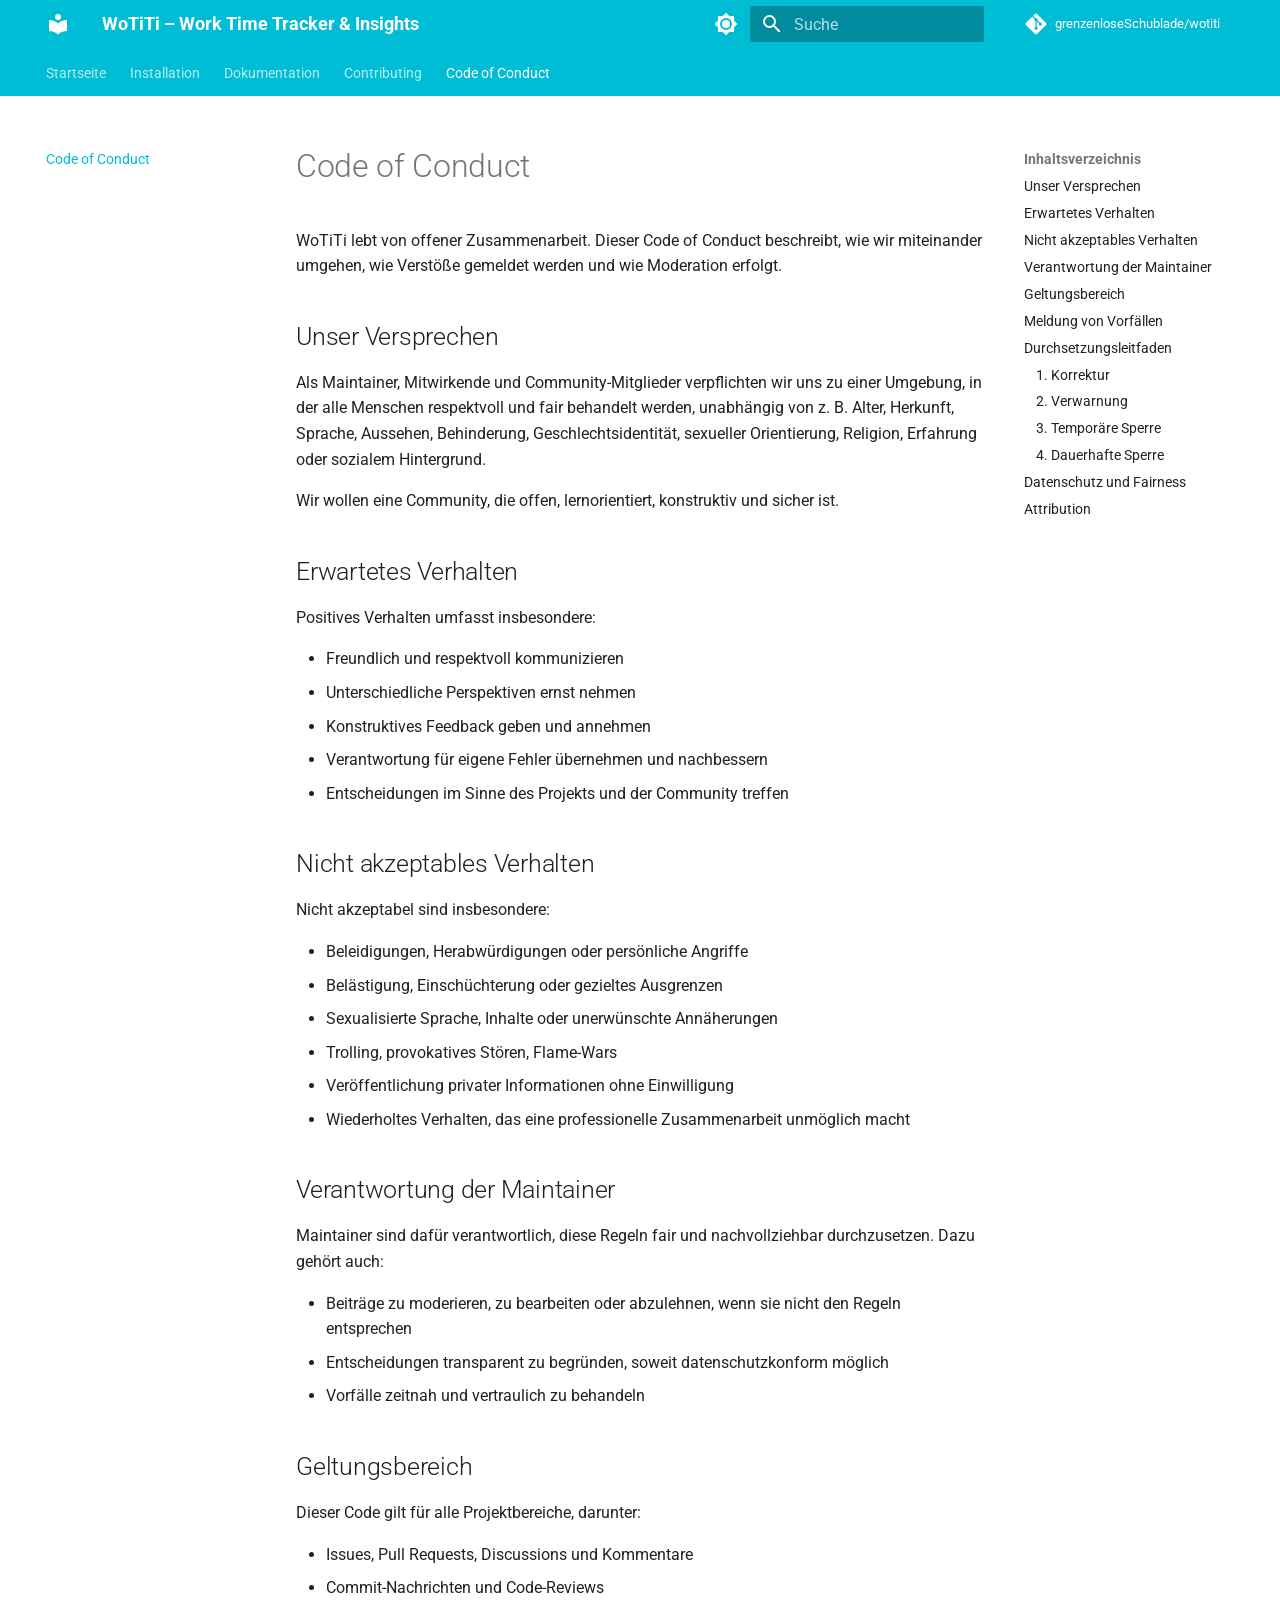
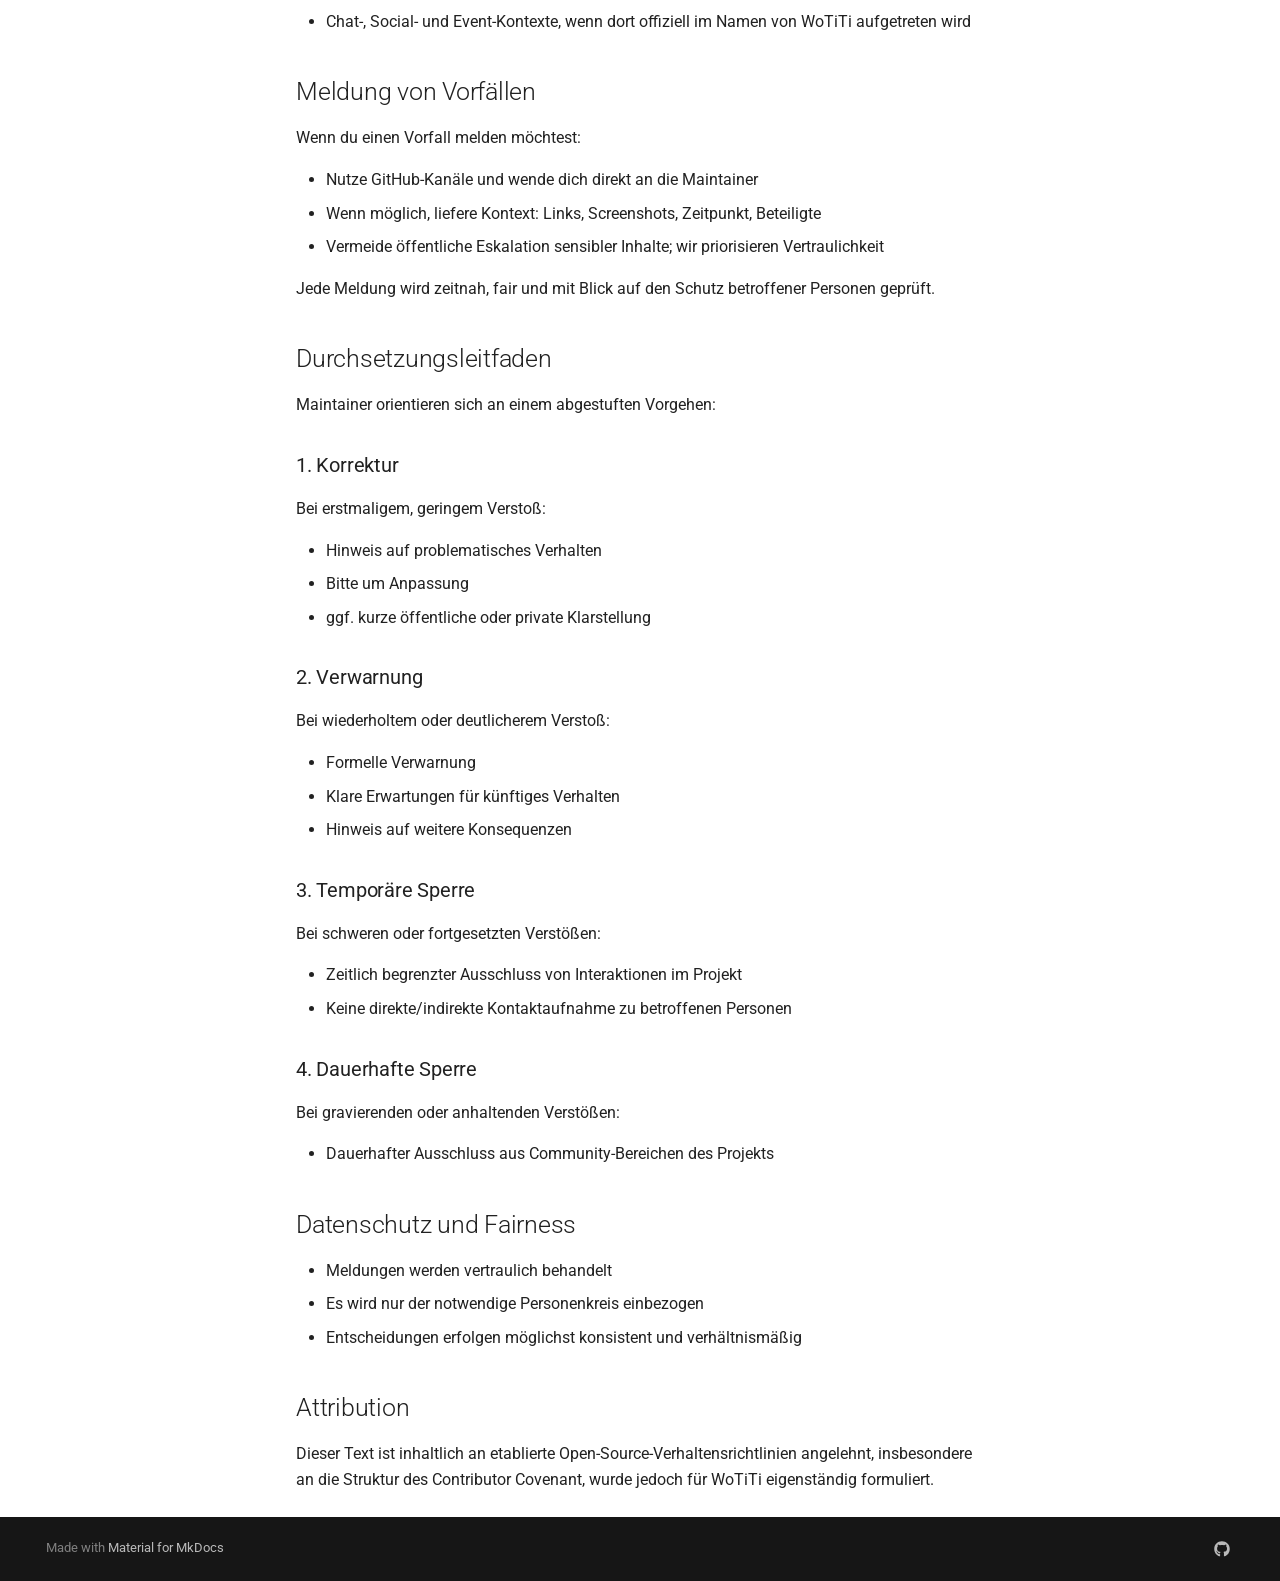
<file: site/code-of-conduct/index.html>
<!doctype html>
<html lang="de" class="no-js">
  <head>
    
      <meta charset="utf-8">
      <meta name="viewport" content="width=device-width,initial-scale=1">
      
        <meta name="description" content="WoTiTi Code of Conduct – Leitlinien für eine respektvolle, inklusive und sichere Zusammenarbeit.">
      
      
      
        <link rel="canonical" href="https://grenzenloseSchublade.github.io/wotiti/code-of-conduct/">
      
      
        <link rel="prev" href="../contributing-guide/">
      
      
      
        
      
      
      <link rel="icon" href="../assets/images/favicon.png">
      <meta name="generator" content="mkdocs-1.6.1, mkdocs-material-9.7.6">
    
    
      
        <title>Code of Conduct - WoTiTi – Work Time Tracker & Insights</title>
      
    
    
      <link rel="stylesheet" href="../assets/stylesheets/main.484c7ddc.min.css">
      
        
        <link rel="stylesheet" href="../assets/stylesheets/palette.ab4e12ef.min.css">
      
      


    
    
      
    
    
      
        
        
        <link rel="preconnect" href="https://fonts.gstatic.com" crossorigin>
        <link rel="stylesheet" href="https://fonts.googleapis.com/css?family=Roboto:300,300i,400,400i,700,700i%7CRoboto+Mono:400,400i,700,700i&display=fallback">
        <style>:root{--md-text-font:"Roboto";--md-code-font:"Roboto Mono"}</style>
      
    
    
    <script>__md_scope=new URL("..",location),__md_hash=e=>[...e].reduce(((e,_)=>(e<<5)-e+_.charCodeAt(0)),0),__md_get=(e,_=localStorage,t=__md_scope)=>JSON.parse(_.getItem(t.pathname+"."+e)),__md_set=(e,_,t=localStorage,a=__md_scope)=>{try{t.setItem(a.pathname+"."+e,JSON.stringify(_))}catch(e){}}</script>
    
      

    
    
  </head>
  
  
    
    
      
    
    
    
    
    <body dir="ltr" data-md-color-scheme="default" data-md-color-primary="cyan" data-md-color-accent="pink">
  
    
    <input class="md-toggle" data-md-toggle="drawer" type="checkbox" id="__drawer" autocomplete="off">
    <input class="md-toggle" data-md-toggle="search" type="checkbox" id="__search" autocomplete="off">
    <label class="md-overlay" for="__drawer"></label>
    <div data-md-component="skip">
      
        
        <a href="#code-of-conduct" class="md-skip">
          Zum Inhalt
        </a>
      
    </div>
    <div data-md-component="announce">
      
    </div>
    
    
      

<header class="md-header" data-md-component="header">
  <nav class="md-header__inner md-grid" aria-label="Kopfzeile">
    <a href=".." title="WoTiTi – Work Time Tracker &amp; Insights" class="md-header__button md-logo" aria-label="WoTiTi – Work Time Tracker & Insights" data-md-component="logo">
      
  
  <svg xmlns="http://www.w3.org/2000/svg" viewBox="0 0 24 24"><path d="M12 8a3 3 0 0 0 3-3 3 3 0 0 0-3-3 3 3 0 0 0-3 3 3 3 0 0 0 3 3m0 3.54C9.64 9.35 6.5 8 3 8v11c3.5 0 6.64 1.35 9 3.54 2.36-2.19 5.5-3.54 9-3.54V8c-3.5 0-6.64 1.35-9 3.54"/></svg>

    </a>
    <label class="md-header__button md-icon" for="__drawer">
      
      <svg xmlns="http://www.w3.org/2000/svg" viewBox="0 0 24 24"><path d="M3 6h18v2H3zm0 5h18v2H3zm0 5h18v2H3z"/></svg>
    </label>
    <div class="md-header__title" data-md-component="header-title">
      <div class="md-header__ellipsis">
        <div class="md-header__topic">
          <span class="md-ellipsis">
            WoTiTi – Work Time Tracker & Insights
          </span>
        </div>
        <div class="md-header__topic" data-md-component="header-topic">
          <span class="md-ellipsis">
            
              Code of Conduct
            
          </span>
        </div>
      </div>
    </div>
    
      
        <form class="md-header__option" data-md-component="palette">
  
    
    
    
    <input class="md-option" data-md-color-media="(prefers-color-scheme: light)" data-md-color-scheme="default" data-md-color-primary="cyan" data-md-color-accent="pink"  aria-label="Dunkel-Modus"  type="radio" name="__palette" id="__palette_0">
    
      <label class="md-header__button md-icon" title="Dunkel-Modus" for="__palette_1" hidden>
        <svg xmlns="http://www.w3.org/2000/svg" viewBox="0 0 24 24"><path d="M12 8a4 4 0 0 0-4 4 4 4 0 0 0 4 4 4 4 0 0 0 4-4 4 4 0 0 0-4-4m0 10a6 6 0 0 1-6-6 6 6 0 0 1 6-6 6 6 0 0 1 6 6 6 6 0 0 1-6 6m8-9.31V4h-4.69L12 .69 8.69 4H4v4.69L.69 12 4 15.31V20h4.69L12 23.31 15.31 20H20v-4.69L23.31 12z"/></svg>
      </label>
    
  
    
    
    
    <input class="md-option" data-md-color-media="(prefers-color-scheme: dark)" data-md-color-scheme="slate" data-md-color-primary="cyan" data-md-color-accent="pink"  aria-label="Hell-Modus"  type="radio" name="__palette" id="__palette_1">
    
      <label class="md-header__button md-icon" title="Hell-Modus" for="__palette_0" hidden>
        <svg xmlns="http://www.w3.org/2000/svg" viewBox="0 0 24 24"><path d="M12 18c-.89 0-1.74-.2-2.5-.55C11.56 16.5 13 14.42 13 12s-1.44-4.5-3.5-5.45C10.26 6.2 11.11 6 12 6a6 6 0 0 1 6 6 6 6 0 0 1-6 6m8-9.31V4h-4.69L12 .69 8.69 4H4v4.69L.69 12 4 15.31V20h4.69L12 23.31 15.31 20H20v-4.69L23.31 12z"/></svg>
      </label>
    
  
</form>
      
    
    
      <script>var palette=__md_get("__palette");if(palette&&palette.color){if("(prefers-color-scheme)"===palette.color.media){var media=matchMedia("(prefers-color-scheme: light)"),input=document.querySelector(media.matches?"[data-md-color-media='(prefers-color-scheme: light)']":"[data-md-color-media='(prefers-color-scheme: dark)']");palette.color.media=input.getAttribute("data-md-color-media"),palette.color.scheme=input.getAttribute("data-md-color-scheme"),palette.color.primary=input.getAttribute("data-md-color-primary"),palette.color.accent=input.getAttribute("data-md-color-accent")}for(var[key,value]of Object.entries(palette.color))document.body.setAttribute("data-md-color-"+key,value)}</script>
    
    
    
      
      
        <label class="md-header__button md-icon" for="__search">
          
          <svg xmlns="http://www.w3.org/2000/svg" viewBox="0 0 24 24"><path d="M9.5 3A6.5 6.5 0 0 1 16 9.5c0 1.61-.59 3.09-1.56 4.23l.27.27h.79l5 5-1.5 1.5-5-5v-.79l-.27-.27A6.52 6.52 0 0 1 9.5 16 6.5 6.5 0 0 1 3 9.5 6.5 6.5 0 0 1 9.5 3m0 2C7 5 5 7 5 9.5S7 14 9.5 14 14 12 14 9.5 12 5 9.5 5"/></svg>
        </label>
        <div class="md-search" data-md-component="search" role="dialog">
  <label class="md-search__overlay" for="__search"></label>
  <div class="md-search__inner" role="search">
    <form class="md-search__form" name="search">
      <input type="text" class="md-search__input" name="query" aria-label="Suche" placeholder="Suche" autocapitalize="off" autocorrect="off" autocomplete="off" spellcheck="false" data-md-component="search-query" required>
      <label class="md-search__icon md-icon" for="__search">
        
        <svg xmlns="http://www.w3.org/2000/svg" viewBox="0 0 24 24"><path d="M9.5 3A6.5 6.5 0 0 1 16 9.5c0 1.61-.59 3.09-1.56 4.23l.27.27h.79l5 5-1.5 1.5-5-5v-.79l-.27-.27A6.52 6.52 0 0 1 9.5 16 6.5 6.5 0 0 1 3 9.5 6.5 6.5 0 0 1 9.5 3m0 2C7 5 5 7 5 9.5S7 14 9.5 14 14 12 14 9.5 12 5 9.5 5"/></svg>
        
        <svg xmlns="http://www.w3.org/2000/svg" viewBox="0 0 24 24"><path d="M20 11v2H8l5.5 5.5-1.42 1.42L4.16 12l7.92-7.92L13.5 5.5 8 11z"/></svg>
      </label>
      <nav class="md-search__options" aria-label="Suche">
        
        <button type="reset" class="md-search__icon md-icon" title="Zurücksetzen" aria-label="Zurücksetzen" tabindex="-1">
          
          <svg xmlns="http://www.w3.org/2000/svg" viewBox="0 0 24 24"><path d="M19 6.41 17.59 5 12 10.59 6.41 5 5 6.41 10.59 12 5 17.59 6.41 19 12 13.41 17.59 19 19 17.59 13.41 12z"/></svg>
        </button>
      </nav>
      
        <div class="md-search__suggest" data-md-component="search-suggest"></div>
      
    </form>
    <div class="md-search__output">
      <div class="md-search__scrollwrap" tabindex="0" data-md-scrollfix>
        <div class="md-search-result" data-md-component="search-result">
          <div class="md-search-result__meta">
            Suche wird initialisiert
          </div>
          <ol class="md-search-result__list" role="presentation"></ol>
        </div>
      </div>
    </div>
  </div>
</div>
      
    
    
      <div class="md-header__source">
        <a href="https://github.com/grenzenloseSchublade/wotiti" title="Zum Repository" class="md-source" data-md-component="source">
  <div class="md-source__icon md-icon">
    
    <svg xmlns="http://www.w3.org/2000/svg" viewBox="0 0 448 512"><!--! Font Awesome Free 7.1.0 by @fontawesome - https://fontawesome.com License - https://fontawesome.com/license/free (Icons: CC BY 4.0, Fonts: SIL OFL 1.1, Code: MIT License) Copyright 2025 Fonticons, Inc.--><path d="M439.6 236.1 244 40.5c-5.4-5.5-12.8-8.5-20.4-8.5s-15 3-20.4 8.4L162.5 81l51.5 51.5c27.1-9.1 52.7 16.8 43.4 43.7l49.7 49.7c34.2-11.8 61.2 31 35.5 56.7-26.5 26.5-70.2-2.9-56-37.3L240.3 199v121.9c25.3 12.5 22.3 41.8 9.1 55-6.4 6.4-15.2 10.1-24.3 10.1s-17.8-3.6-24.3-10.1c-17.6-17.6-11.1-46.9 11.2-56v-123c-20.8-8.5-24.6-30.7-18.6-45L142.6 101 8.5 235.1C3 240.6 0 247.9 0 255.5s3 15 8.5 20.4l195.6 195.7c5.4 5.4 12.7 8.4 20.4 8.4s15-3 20.4-8.4l194.7-194.7c5.4-5.4 8.4-12.8 8.4-20.4s-3-15-8.4-20.4"/></svg>
  </div>
  <div class="md-source__repository">
    grenzenloseSchublade/wotiti
  </div>
</a>
      </div>
    
  </nav>
  
</header>
    
    <div class="md-container" data-md-component="container">
      
      
        
          
            
<nav class="md-tabs" aria-label="Hauptnavigation" data-md-component="tabs">
  <div class="md-grid">
    <ul class="md-tabs__list">
      
        
  
  
  
  
    <li class="md-tabs__item">
      <a href=".." class="md-tabs__link">
        
  
  
    
  
  Startseite

      </a>
    </li>
  

      
        
  
  
  
  
    <li class="md-tabs__item">
      <a href="../installation/" class="md-tabs__link">
        
  
  
    
  
  Installation

      </a>
    </li>
  

      
        
  
  
  
  
    <li class="md-tabs__item">
      <a href="../guide/dokumentation/" class="md-tabs__link">
        
  
  
    
  
  Dokumentation

      </a>
    </li>
  

      
        
  
  
  
  
    <li class="md-tabs__item">
      <a href="../contributing-guide/" class="md-tabs__link">
        
  
  
    
  
  Contributing

      </a>
    </li>
  

      
        
  
  
  
    
  
  
    <li class="md-tabs__item md-tabs__item--active">
      <a href="./" class="md-tabs__link">
        
  
  
    
  
  Code of Conduct

      </a>
    </li>
  

      
    </ul>
  </div>
</nav>
          
        
      
      <main class="md-main" data-md-component="main">
        <div class="md-main__inner md-grid">
          
            
              
              <div class="md-sidebar md-sidebar--primary" data-md-component="sidebar" data-md-type="navigation" >
                <div class="md-sidebar__scrollwrap">
                  <div class="md-sidebar__inner">
                    


  


<nav class="md-nav md-nav--primary md-nav--lifted" aria-label="Navigation" data-md-level="0">
  <label class="md-nav__title" for="__drawer">
    <a href=".." title="WoTiTi – Work Time Tracker &amp; Insights" class="md-nav__button md-logo" aria-label="WoTiTi – Work Time Tracker & Insights" data-md-component="logo">
      
  
  <svg xmlns="http://www.w3.org/2000/svg" viewBox="0 0 24 24"><path d="M12 8a3 3 0 0 0 3-3 3 3 0 0 0-3-3 3 3 0 0 0-3 3 3 3 0 0 0 3 3m0 3.54C9.64 9.35 6.5 8 3 8v11c3.5 0 6.64 1.35 9 3.54 2.36-2.19 5.5-3.54 9-3.54V8c-3.5 0-6.64 1.35-9 3.54"/></svg>

    </a>
    WoTiTi – Work Time Tracker & Insights
  </label>
  
    <div class="md-nav__source">
      <a href="https://github.com/grenzenloseSchublade/wotiti" title="Zum Repository" class="md-source" data-md-component="source">
  <div class="md-source__icon md-icon">
    
    <svg xmlns="http://www.w3.org/2000/svg" viewBox="0 0 448 512"><!--! Font Awesome Free 7.1.0 by @fontawesome - https://fontawesome.com License - https://fontawesome.com/license/free (Icons: CC BY 4.0, Fonts: SIL OFL 1.1, Code: MIT License) Copyright 2025 Fonticons, Inc.--><path d="M439.6 236.1 244 40.5c-5.4-5.5-12.8-8.5-20.4-8.5s-15 3-20.4 8.4L162.5 81l51.5 51.5c27.1-9.1 52.7 16.8 43.4 43.7l49.7 49.7c34.2-11.8 61.2 31 35.5 56.7-26.5 26.5-70.2-2.9-56-37.3L240.3 199v121.9c25.3 12.5 22.3 41.8 9.1 55-6.4 6.4-15.2 10.1-24.3 10.1s-17.8-3.6-24.3-10.1c-17.6-17.6-11.1-46.9 11.2-56v-123c-20.8-8.5-24.6-30.7-18.6-45L142.6 101 8.5 235.1C3 240.6 0 247.9 0 255.5s3 15 8.5 20.4l195.6 195.7c5.4 5.4 12.7 8.4 20.4 8.4s15-3 20.4-8.4l194.7-194.7c5.4-5.4 8.4-12.8 8.4-20.4s-3-15-8.4-20.4"/></svg>
  </div>
  <div class="md-source__repository">
    grenzenloseSchublade/wotiti
  </div>
</a>
    </div>
  
  <ul class="md-nav__list" data-md-scrollfix>
    
      
      
  
  
  
  
    <li class="md-nav__item">
      <a href=".." class="md-nav__link">
        
  
  
  <span class="md-ellipsis">
    
  
    Startseite
  

    
  </span>
  
  

      </a>
    </li>
  

    
      
      
  
  
  
  
    <li class="md-nav__item">
      <a href="../installation/" class="md-nav__link">
        
  
  
  <span class="md-ellipsis">
    
  
    Installation
  

    
  </span>
  
  

      </a>
    </li>
  

    
      
      
  
  
  
  
    <li class="md-nav__item">
      <a href="../guide/dokumentation/" class="md-nav__link">
        
  
  
  <span class="md-ellipsis">
    
  
    Dokumentation
  

    
  </span>
  
  

      </a>
    </li>
  

    
      
      
  
  
  
  
    <li class="md-nav__item">
      <a href="../contributing-guide/" class="md-nav__link">
        
  
  
  <span class="md-ellipsis">
    
  
    Contributing
  

    
  </span>
  
  

      </a>
    </li>
  

    
      
      
  
  
    
  
  
  
    <li class="md-nav__item md-nav__item--active">
      
      <input class="md-nav__toggle md-toggle" type="checkbox" id="__toc">
      
      
        
      
      
        <label class="md-nav__link md-nav__link--active" for="__toc">
          
  
  
  <span class="md-ellipsis">
    
  
    Code of Conduct
  

    
  </span>
  
  

          <span class="md-nav__icon md-icon"></span>
        </label>
      
      <a href="./" class="md-nav__link md-nav__link--active">
        
  
  
  <span class="md-ellipsis">
    
  
    Code of Conduct
  

    
  </span>
  
  

      </a>
      
        

<nav class="md-nav md-nav--secondary" aria-label="Inhaltsverzeichnis">
  
  
  
    
  
  
    <label class="md-nav__title" for="__toc">
      <span class="md-nav__icon md-icon"></span>
      Inhaltsverzeichnis
    </label>
    <ul class="md-nav__list" data-md-component="toc" data-md-scrollfix>
      
        <li class="md-nav__item">
  <a href="#unser-versprechen" class="md-nav__link">
    <span class="md-ellipsis">
      
        Unser Versprechen
      
    </span>
  </a>
  
</li>
      
        <li class="md-nav__item">
  <a href="#erwartetes-verhalten" class="md-nav__link">
    <span class="md-ellipsis">
      
        Erwartetes Verhalten
      
    </span>
  </a>
  
</li>
      
        <li class="md-nav__item">
  <a href="#nicht-akzeptables-verhalten" class="md-nav__link">
    <span class="md-ellipsis">
      
        Nicht akzeptables Verhalten
      
    </span>
  </a>
  
</li>
      
        <li class="md-nav__item">
  <a href="#verantwortung-der-maintainer" class="md-nav__link">
    <span class="md-ellipsis">
      
        Verantwortung der Maintainer
      
    </span>
  </a>
  
</li>
      
        <li class="md-nav__item">
  <a href="#geltungsbereich" class="md-nav__link">
    <span class="md-ellipsis">
      
        Geltungsbereich
      
    </span>
  </a>
  
</li>
      
        <li class="md-nav__item">
  <a href="#meldung-von-vorfallen" class="md-nav__link">
    <span class="md-ellipsis">
      
        Meldung von Vorfällen
      
    </span>
  </a>
  
</li>
      
        <li class="md-nav__item">
  <a href="#durchsetzungsleitfaden" class="md-nav__link">
    <span class="md-ellipsis">
      
        Durchsetzungsleitfaden
      
    </span>
  </a>
  
    <nav class="md-nav" aria-label="Durchsetzungsleitfaden">
      <ul class="md-nav__list">
        
          <li class="md-nav__item">
  <a href="#1-korrektur" class="md-nav__link">
    <span class="md-ellipsis">
      
        1. Korrektur
      
    </span>
  </a>
  
</li>
        
          <li class="md-nav__item">
  <a href="#2-verwarnung" class="md-nav__link">
    <span class="md-ellipsis">
      
        2. Verwarnung
      
    </span>
  </a>
  
</li>
        
          <li class="md-nav__item">
  <a href="#3-temporare-sperre" class="md-nav__link">
    <span class="md-ellipsis">
      
        3. Temporäre Sperre
      
    </span>
  </a>
  
</li>
        
          <li class="md-nav__item">
  <a href="#4-dauerhafte-sperre" class="md-nav__link">
    <span class="md-ellipsis">
      
        4. Dauerhafte Sperre
      
    </span>
  </a>
  
</li>
        
      </ul>
    </nav>
  
</li>
      
        <li class="md-nav__item">
  <a href="#datenschutz-und-fairness" class="md-nav__link">
    <span class="md-ellipsis">
      
        Datenschutz und Fairness
      
    </span>
  </a>
  
</li>
      
        <li class="md-nav__item">
  <a href="#attribution" class="md-nav__link">
    <span class="md-ellipsis">
      
        Attribution
      
    </span>
  </a>
  
</li>
      
    </ul>
  
</nav>
      
    </li>
  

    
  </ul>
</nav>
                  </div>
                </div>
              </div>
            
            
              
              <div class="md-sidebar md-sidebar--secondary" data-md-component="sidebar" data-md-type="toc" >
                <div class="md-sidebar__scrollwrap">
                  <div class="md-sidebar__inner">
                    

<nav class="md-nav md-nav--secondary" aria-label="Inhaltsverzeichnis">
  
  
  
    
  
  
    <label class="md-nav__title" for="__toc">
      <span class="md-nav__icon md-icon"></span>
      Inhaltsverzeichnis
    </label>
    <ul class="md-nav__list" data-md-component="toc" data-md-scrollfix>
      
        <li class="md-nav__item">
  <a href="#unser-versprechen" class="md-nav__link">
    <span class="md-ellipsis">
      
        Unser Versprechen
      
    </span>
  </a>
  
</li>
      
        <li class="md-nav__item">
  <a href="#erwartetes-verhalten" class="md-nav__link">
    <span class="md-ellipsis">
      
        Erwartetes Verhalten
      
    </span>
  </a>
  
</li>
      
        <li class="md-nav__item">
  <a href="#nicht-akzeptables-verhalten" class="md-nav__link">
    <span class="md-ellipsis">
      
        Nicht akzeptables Verhalten
      
    </span>
  </a>
  
</li>
      
        <li class="md-nav__item">
  <a href="#verantwortung-der-maintainer" class="md-nav__link">
    <span class="md-ellipsis">
      
        Verantwortung der Maintainer
      
    </span>
  </a>
  
</li>
      
        <li class="md-nav__item">
  <a href="#geltungsbereich" class="md-nav__link">
    <span class="md-ellipsis">
      
        Geltungsbereich
      
    </span>
  </a>
  
</li>
      
        <li class="md-nav__item">
  <a href="#meldung-von-vorfallen" class="md-nav__link">
    <span class="md-ellipsis">
      
        Meldung von Vorfällen
      
    </span>
  </a>
  
</li>
      
        <li class="md-nav__item">
  <a href="#durchsetzungsleitfaden" class="md-nav__link">
    <span class="md-ellipsis">
      
        Durchsetzungsleitfaden
      
    </span>
  </a>
  
    <nav class="md-nav" aria-label="Durchsetzungsleitfaden">
      <ul class="md-nav__list">
        
          <li class="md-nav__item">
  <a href="#1-korrektur" class="md-nav__link">
    <span class="md-ellipsis">
      
        1. Korrektur
      
    </span>
  </a>
  
</li>
        
          <li class="md-nav__item">
  <a href="#2-verwarnung" class="md-nav__link">
    <span class="md-ellipsis">
      
        2. Verwarnung
      
    </span>
  </a>
  
</li>
        
          <li class="md-nav__item">
  <a href="#3-temporare-sperre" class="md-nav__link">
    <span class="md-ellipsis">
      
        3. Temporäre Sperre
      
    </span>
  </a>
  
</li>
        
          <li class="md-nav__item">
  <a href="#4-dauerhafte-sperre" class="md-nav__link">
    <span class="md-ellipsis">
      
        4. Dauerhafte Sperre
      
    </span>
  </a>
  
</li>
        
      </ul>
    </nav>
  
</li>
      
        <li class="md-nav__item">
  <a href="#datenschutz-und-fairness" class="md-nav__link">
    <span class="md-ellipsis">
      
        Datenschutz und Fairness
      
    </span>
  </a>
  
</li>
      
        <li class="md-nav__item">
  <a href="#attribution" class="md-nav__link">
    <span class="md-ellipsis">
      
        Attribution
      
    </span>
  </a>
  
</li>
      
    </ul>
  
</nav>
                  </div>
                </div>
              </div>
            
          
          
            <div class="md-content" data-md-component="content">
              
              <article class="md-content__inner md-typeset">
                
                  


  
  


<h1 id="code-of-conduct">Code of Conduct<a class="headerlink" href="#code-of-conduct" title="Permanent link">&para;</a></h1>
<p>WoTiTi lebt von offener Zusammenarbeit. Dieser Code of Conduct beschreibt, wie wir miteinander umgehen, wie Verstöße gemeldet werden und wie Moderation erfolgt.</p>
<h2 id="unser-versprechen">Unser Versprechen<a class="headerlink" href="#unser-versprechen" title="Permanent link">&para;</a></h2>
<p>Als Maintainer, Mitwirkende und Community-Mitglieder verpflichten wir uns zu einer Umgebung, in der alle Menschen respektvoll und fair behandelt werden, unabhängig von z. B. Alter, Herkunft, Sprache, Aussehen, Behinderung, Geschlechtsidentität, sexueller Orientierung, Religion, Erfahrung oder sozialem Hintergrund.</p>
<p>Wir wollen eine Community, die offen, lernorientiert, konstruktiv und sicher ist.</p>
<h2 id="erwartetes-verhalten">Erwartetes Verhalten<a class="headerlink" href="#erwartetes-verhalten" title="Permanent link">&para;</a></h2>
<p>Positives Verhalten umfasst insbesondere:</p>
<ul>
<li>Freundlich und respektvoll kommunizieren</li>
<li>Unterschiedliche Perspektiven ernst nehmen</li>
<li>Konstruktives Feedback geben und annehmen</li>
<li>Verantwortung für eigene Fehler übernehmen und nachbessern</li>
<li>Entscheidungen im Sinne des Projekts und der Community treffen</li>
</ul>
<h2 id="nicht-akzeptables-verhalten">Nicht akzeptables Verhalten<a class="headerlink" href="#nicht-akzeptables-verhalten" title="Permanent link">&para;</a></h2>
<p>Nicht akzeptabel sind insbesondere:</p>
<ul>
<li>Beleidigungen, Herabwürdigungen oder persönliche Angriffe</li>
<li>Belästigung, Einschüchterung oder gezieltes Ausgrenzen</li>
<li>Sexualisierte Sprache, Inhalte oder unerwünschte Annäherungen</li>
<li>Trolling, provokatives Stören, Flame-Wars</li>
<li>Veröffentlichung privater Informationen ohne Einwilligung</li>
<li>Wiederholtes Verhalten, das eine professionelle Zusammenarbeit unmöglich macht</li>
</ul>
<h2 id="verantwortung-der-maintainer">Verantwortung der Maintainer<a class="headerlink" href="#verantwortung-der-maintainer" title="Permanent link">&para;</a></h2>
<p>Maintainer sind dafür verantwortlich, diese Regeln fair und nachvollziehbar durchzusetzen. Dazu gehört auch:</p>
<ul>
<li>Beiträge zu moderieren, zu bearbeiten oder abzulehnen, wenn sie nicht den Regeln entsprechen</li>
<li>Entscheidungen transparent zu begründen, soweit datenschutzkonform möglich</li>
<li>Vorfälle zeitnah und vertraulich zu behandeln</li>
</ul>
<h2 id="geltungsbereich">Geltungsbereich<a class="headerlink" href="#geltungsbereich" title="Permanent link">&para;</a></h2>
<p>Dieser Code gilt für alle Projektbereiche, darunter:</p>
<ul>
<li>Issues, Pull Requests, Discussions und Kommentare</li>
<li>Commit-Nachrichten und Code-Reviews</li>
<li>Chat-, Social- und Event-Kontexte, wenn dort offiziell im Namen von WoTiTi aufgetreten wird</li>
</ul>
<h2 id="meldung-von-vorfallen">Meldung von Vorfällen<a class="headerlink" href="#meldung-von-vorfallen" title="Permanent link">&para;</a></h2>
<p>Wenn du einen Vorfall melden möchtest:</p>
<ul>
<li>Nutze GitHub-Kanäle und wende dich direkt an die Maintainer</li>
<li>Wenn möglich, liefere Kontext: Links, Screenshots, Zeitpunkt, Beteiligte</li>
<li>Vermeide öffentliche Eskalation sensibler Inhalte; wir priorisieren Vertraulichkeit</li>
</ul>
<p>Jede Meldung wird zeitnah, fair und mit Blick auf den Schutz betroffener Personen geprüft.</p>
<h2 id="durchsetzungsleitfaden">Durchsetzungsleitfaden<a class="headerlink" href="#durchsetzungsleitfaden" title="Permanent link">&para;</a></h2>
<p>Maintainer orientieren sich an einem abgestuften Vorgehen:</p>
<h3 id="1-korrektur">1. Korrektur<a class="headerlink" href="#1-korrektur" title="Permanent link">&para;</a></h3>
<p>Bei erstmaligem, geringem Verstoß:</p>
<ul>
<li>Hinweis auf problematisches Verhalten</li>
<li>Bitte um Anpassung</li>
<li>ggf. kurze öffentliche oder private Klarstellung</li>
</ul>
<h3 id="2-verwarnung">2. Verwarnung<a class="headerlink" href="#2-verwarnung" title="Permanent link">&para;</a></h3>
<p>Bei wiederholtem oder deutlicherem Verstoß:</p>
<ul>
<li>Formelle Verwarnung</li>
<li>Klare Erwartungen für künftiges Verhalten</li>
<li>Hinweis auf weitere Konsequenzen</li>
</ul>
<h3 id="3-temporare-sperre">3. Temporäre Sperre<a class="headerlink" href="#3-temporare-sperre" title="Permanent link">&para;</a></h3>
<p>Bei schweren oder fortgesetzten Verstößen:</p>
<ul>
<li>Zeitlich begrenzter Ausschluss von Interaktionen im Projekt</li>
<li>Keine direkte/indirekte Kontaktaufnahme zu betroffenen Personen</li>
</ul>
<h3 id="4-dauerhafte-sperre">4. Dauerhafte Sperre<a class="headerlink" href="#4-dauerhafte-sperre" title="Permanent link">&para;</a></h3>
<p>Bei gravierenden oder anhaltenden Verstößen:</p>
<ul>
<li>Dauerhafter Ausschluss aus Community-Bereichen des Projekts</li>
</ul>
<h2 id="datenschutz-und-fairness">Datenschutz und Fairness<a class="headerlink" href="#datenschutz-und-fairness" title="Permanent link">&para;</a></h2>
<ul>
<li>Meldungen werden vertraulich behandelt</li>
<li>Es wird nur der notwendige Personenkreis einbezogen</li>
<li>Entscheidungen erfolgen möglichst konsistent und verhältnismäßig</li>
</ul>
<h2 id="attribution">Attribution<a class="headerlink" href="#attribution" title="Permanent link">&para;</a></h2>
<p>Dieser Text ist inhaltlich an etablierte Open-Source-Verhaltensrichtlinien angelehnt, insbesondere an die Struktur des Contributor Covenant, wurde jedoch für WoTiTi eigenständig formuliert.</p>







  
  






                
              </article>
            </div>
          
          
<script>var target=document.getElementById(location.hash.slice(1));target&&target.name&&(target.checked=target.name.startsWith("__tabbed_"))</script>
        </div>
        
      </main>
      
        <footer class="md-footer">
  
  <div class="md-footer-meta md-typeset">
    <div class="md-footer-meta__inner md-grid">
      <div class="md-copyright">
  
  
    Made with
    <a href="https://squidfunk.github.io/mkdocs-material/" target="_blank" rel="noopener">
      Material for MkDocs
    </a>
  
</div>
      
        
<div class="md-social">
  
    
    
    
    
      
      
    
    <a href="https://github.com/grenzenloseSchublade/wotiti" target="_blank" rel="noopener" title="github.com" class="md-social__link">
      <svg xmlns="http://www.w3.org/2000/svg" viewBox="0 0 512 512"><!--! Font Awesome Free 7.1.0 by @fontawesome - https://fontawesome.com License - https://fontawesome.com/license/free (Icons: CC BY 4.0, Fonts: SIL OFL 1.1, Code: MIT License) Copyright 2025 Fonticons, Inc.--><path d="M173.9 397.4c0 2-2.3 3.6-5.2 3.6-3.3.3-5.6-1.3-5.6-3.6 0-2 2.3-3.6 5.2-3.6 3-.3 5.6 1.3 5.6 3.6m-31.1-4.5c-.7 2 1.3 4.3 4.3 4.9 2.6 1 5.6 0 6.2-2s-1.3-4.3-4.3-5.2c-2.6-.7-5.5.3-6.2 2.3m44.2-1.7c-2.9.7-4.9 2.6-4.6 4.9.3 2 2.9 3.3 5.9 2.6 2.9-.7 4.9-2.6 4.6-4.6-.3-1.9-3-3.2-5.9-2.9M252.8 8C114.1 8 8 113.3 8 252c0 110.9 69.8 205.8 169.5 239.2 12.8 2.3 17.3-5.6 17.3-12.1 0-6.2-.3-40.4-.3-61.4 0 0-70 15-84.7-29.8 0 0-11.4-29.1-27.8-36.6 0 0-22.9-15.7 1.6-15.4 0 0 24.9 2 38.6 25.8 21.9 38.6 58.6 27.5 72.9 20.9 2.3-16 8.8-27.1 16-33.7-55.9-6.2-112.3-14.3-112.3-110.5 0-27.5 7.6-41.3 23.6-58.9-2.6-6.5-11.1-33.3 2.6-67.9 20.9-6.5 69 27 69 27 20-5.6 41.5-8.5 62.8-8.5s42.8 2.9 62.8 8.5c0 0 48.1-33.6 69-27 13.7 34.7 5.2 61.4 2.6 67.9 16 17.7 25.8 31.5 25.8 58.9 0 96.5-58.9 104.2-114.8 110.5 9.2 7.9 17 22.9 17 46.4 0 33.7-.3 75.4-.3 83.6 0 6.5 4.6 14.4 17.3 12.1C436.2 457.8 504 362.9 504 252 504 113.3 391.5 8 252.8 8M105.2 352.9c-1.3 1-1 3.3.7 5.2 1.6 1.6 3.9 2.3 5.2 1 1.3-1 1-3.3-.7-5.2-1.6-1.6-3.9-2.3-5.2-1m-10.8-8.1c-.7 1.3.3 2.9 2.3 3.9 1.6 1 3.6.7 4.3-.7.7-1.3-.3-2.9-2.3-3.9-2-.6-3.6-.3-4.3.7m32.4 35.6c-1.6 1.3-1 4.3 1.3 6.2 2.3 2.3 5.2 2.6 6.5 1 1.3-1.3.7-4.3-1.3-6.2-2.2-2.3-5.2-2.6-6.5-1m-11.4-14.7c-1.6 1-1.6 3.6 0 5.9s4.3 3.3 5.6 2.3c1.6-1.3 1.6-3.9 0-6.2-1.4-2.3-4-3.3-5.6-2"/></svg>
    </a>
  
</div>
      
    </div>
  </div>
</footer>
      
    </div>
    <div class="md-dialog" data-md-component="dialog">
      <div class="md-dialog__inner md-typeset"></div>
    </div>
    
    
    
      
      
      <script id="__config" type="application/json">{"annotate": null, "base": "..", "features": ["navigation.tabs", "navigation.instant", "navigation.tracking", "content.code.copy", "content.code.select", "search.suggest", "search.highlight"], "search": "../assets/javascripts/workers/search.2c215733.min.js", "tags": null, "translations": {"clipboard.copied": "In Zwischenablage kopiert", "clipboard.copy": "In Zwischenablage kopieren", "search.result.more.one": "1 weiteres Suchergebnis auf dieser Seite", "search.result.more.other": "# weitere Suchergebnisse auf dieser Seite", "search.result.none": "Keine Suchergebnisse", "search.result.one": "1 Suchergebnis", "search.result.other": "# Suchergebnisse", "search.result.placeholder": "Suchbegriff eingeben", "search.result.term.missing": "Es fehlt", "select.version": "Version ausw\u00e4hlen"}, "version": null}</script>
    
    
      <script src="../assets/javascripts/bundle.79ae519e.min.js"></script>
      
    
  </body>
</html>
</file>
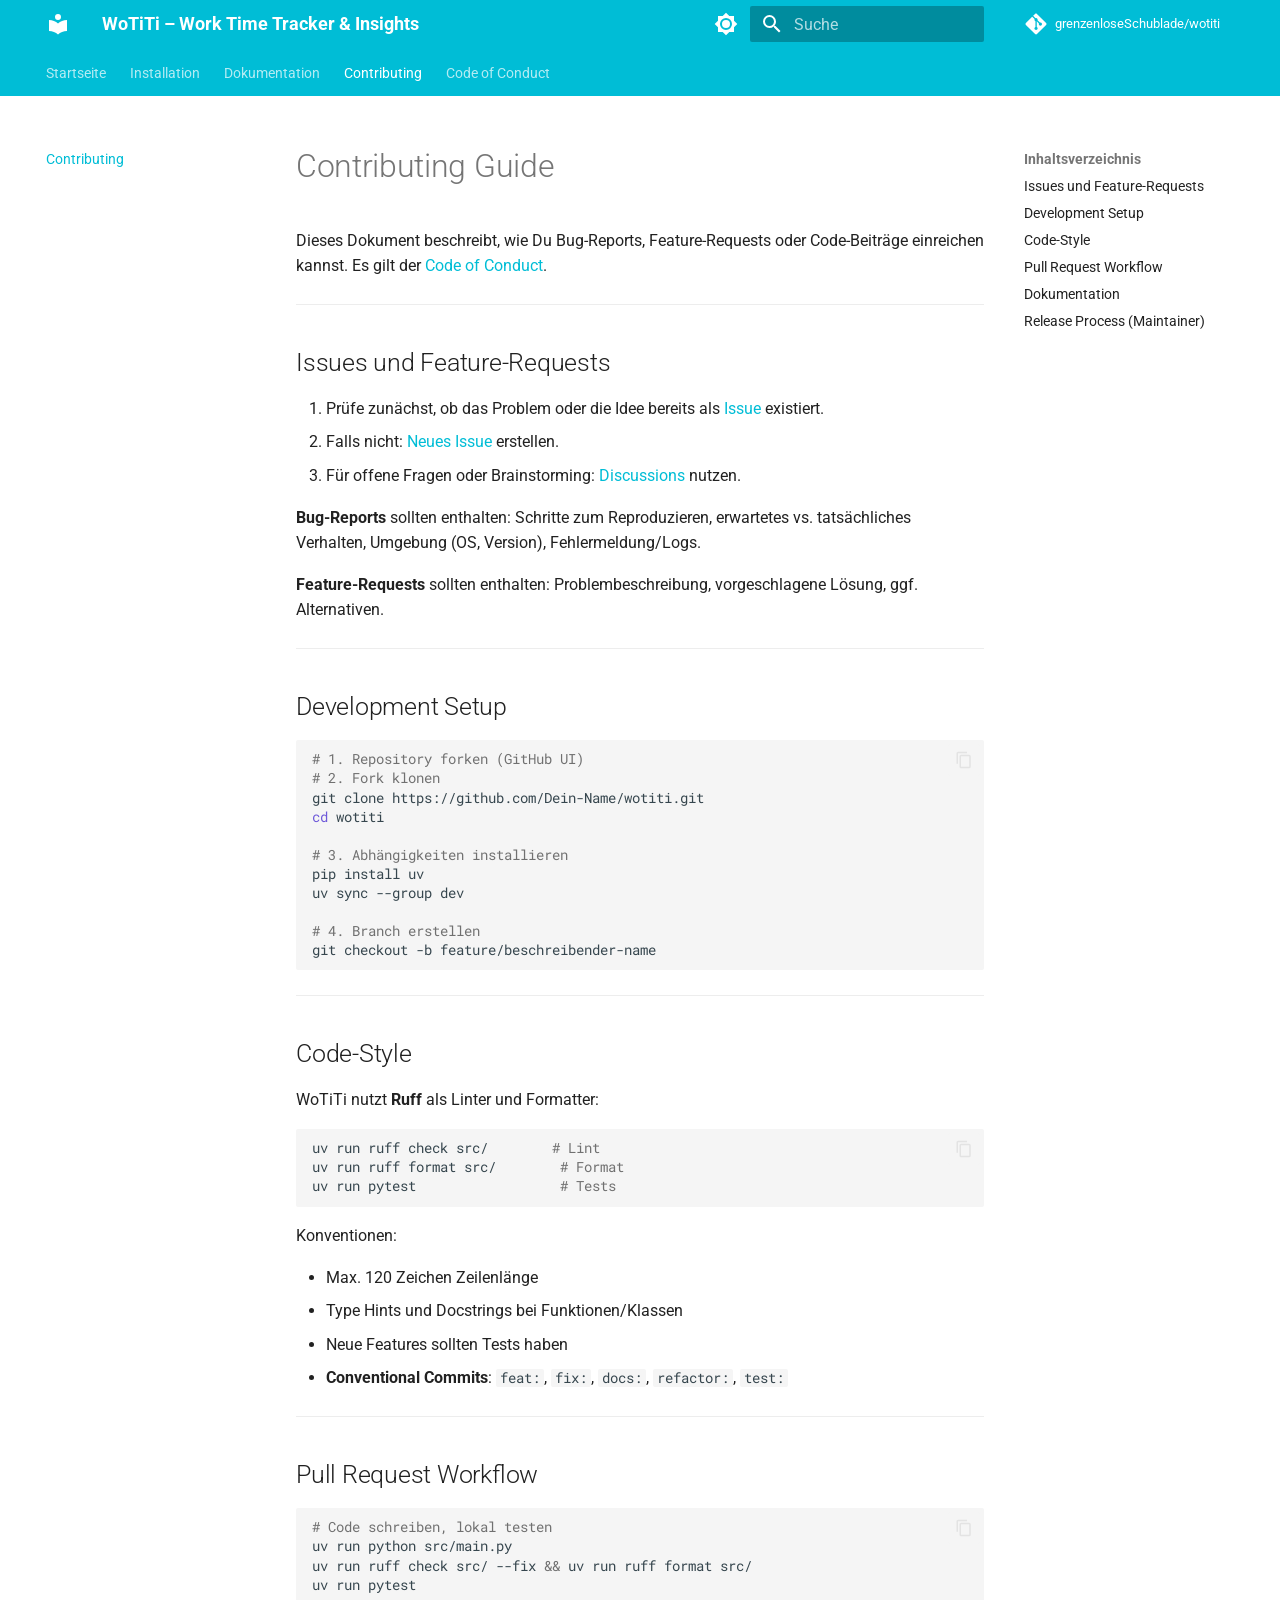
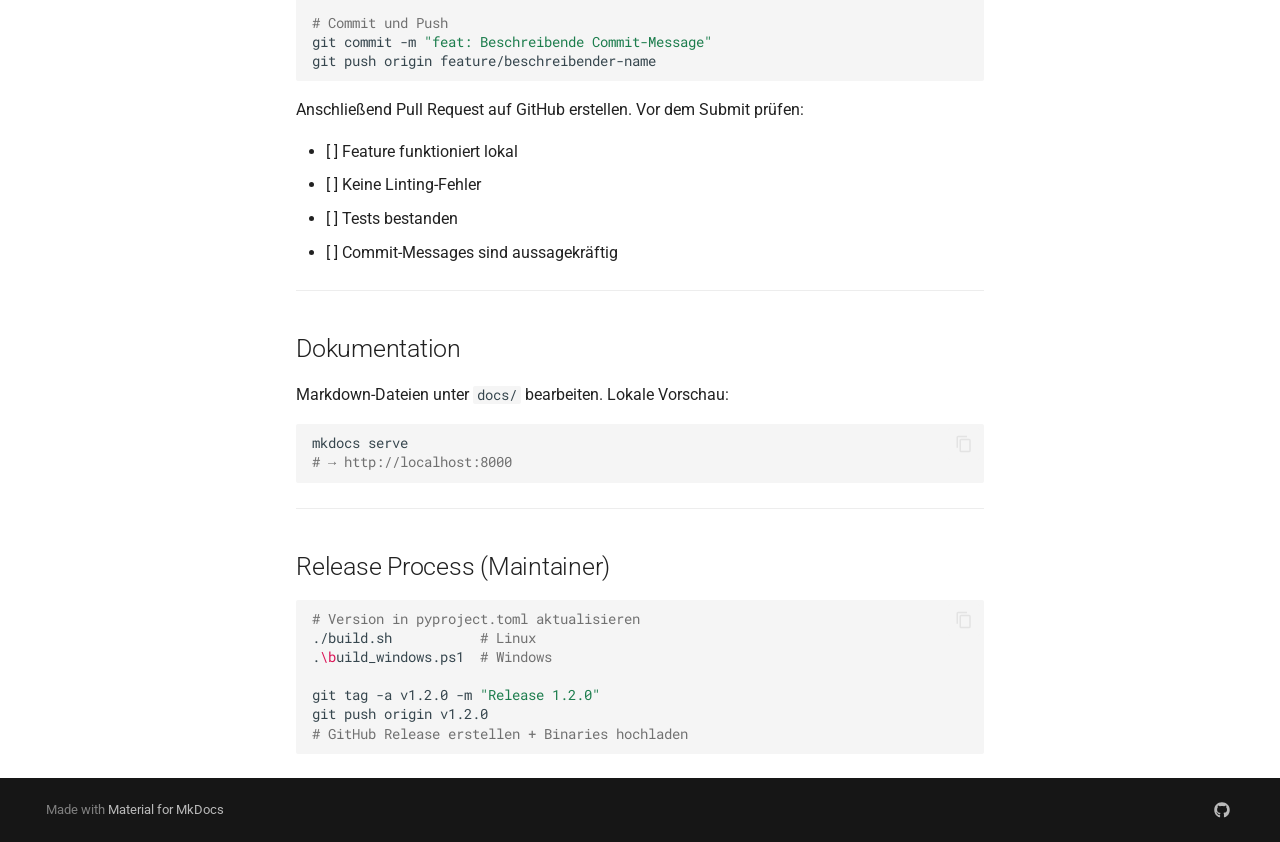
<file: site/contributing-guide/index.html>
<!doctype html>
<html lang="de" class="no-js">
  <head>
    
      <meta charset="utf-8">
      <meta name="viewport" content="width=device-width,initial-scale=1">
      
        <meta name="description" content="WoTiTi Contributing Guide – So kannst Du zu diesem Open-Source Projekt beitragen.">
      
      
      
        <link rel="canonical" href="https://grenzenloseSchublade.github.io/wotiti/contributing-guide/">
      
      
        <link rel="prev" href="../guide/dokumentation/">
      
      
        <link rel="next" href="../code-of-conduct/">
      
      
        
      
      
      <link rel="icon" href="../assets/images/favicon.png">
      <meta name="generator" content="mkdocs-1.6.1, mkdocs-material-9.7.6">
    
    
      
        <title>Contributing - WoTiTi – Work Time Tracker & Insights</title>
      
    
    
      <link rel="stylesheet" href="../assets/stylesheets/main.484c7ddc.min.css">
      
        
        <link rel="stylesheet" href="../assets/stylesheets/palette.ab4e12ef.min.css">
      
      


    
    
      
    
    
      
        
        
        <link rel="preconnect" href="https://fonts.gstatic.com" crossorigin>
        <link rel="stylesheet" href="https://fonts.googleapis.com/css?family=Roboto:300,300i,400,400i,700,700i%7CRoboto+Mono:400,400i,700,700i&display=fallback">
        <style>:root{--md-text-font:"Roboto";--md-code-font:"Roboto Mono"}</style>
      
    
    
    <script>__md_scope=new URL("..",location),__md_hash=e=>[...e].reduce(((e,_)=>(e<<5)-e+_.charCodeAt(0)),0),__md_get=(e,_=localStorage,t=__md_scope)=>JSON.parse(_.getItem(t.pathname+"."+e)),__md_set=(e,_,t=localStorage,a=__md_scope)=>{try{t.setItem(a.pathname+"."+e,JSON.stringify(_))}catch(e){}}</script>
    
      

    
    
  </head>
  
  
    
    
      
    
    
    
    
    <body dir="ltr" data-md-color-scheme="default" data-md-color-primary="cyan" data-md-color-accent="pink">
  
    
    <input class="md-toggle" data-md-toggle="drawer" type="checkbox" id="__drawer" autocomplete="off">
    <input class="md-toggle" data-md-toggle="search" type="checkbox" id="__search" autocomplete="off">
    <label class="md-overlay" for="__drawer"></label>
    <div data-md-component="skip">
      
        
        <a href="#contributing-guide" class="md-skip">
          Zum Inhalt
        </a>
      
    </div>
    <div data-md-component="announce">
      
    </div>
    
    
      

<header class="md-header" data-md-component="header">
  <nav class="md-header__inner md-grid" aria-label="Kopfzeile">
    <a href=".." title="WoTiTi – Work Time Tracker &amp; Insights" class="md-header__button md-logo" aria-label="WoTiTi – Work Time Tracker & Insights" data-md-component="logo">
      
  
  <svg xmlns="http://www.w3.org/2000/svg" viewBox="0 0 24 24"><path d="M12 8a3 3 0 0 0 3-3 3 3 0 0 0-3-3 3 3 0 0 0-3 3 3 3 0 0 0 3 3m0 3.54C9.64 9.35 6.5 8 3 8v11c3.5 0 6.64 1.35 9 3.54 2.36-2.19 5.5-3.54 9-3.54V8c-3.5 0-6.64 1.35-9 3.54"/></svg>

    </a>
    <label class="md-header__button md-icon" for="__drawer">
      
      <svg xmlns="http://www.w3.org/2000/svg" viewBox="0 0 24 24"><path d="M3 6h18v2H3zm0 5h18v2H3zm0 5h18v2H3z"/></svg>
    </label>
    <div class="md-header__title" data-md-component="header-title">
      <div class="md-header__ellipsis">
        <div class="md-header__topic">
          <span class="md-ellipsis">
            WoTiTi – Work Time Tracker & Insights
          </span>
        </div>
        <div class="md-header__topic" data-md-component="header-topic">
          <span class="md-ellipsis">
            
              Contributing
            
          </span>
        </div>
      </div>
    </div>
    
      
        <form class="md-header__option" data-md-component="palette">
  
    
    
    
    <input class="md-option" data-md-color-media="(prefers-color-scheme: light)" data-md-color-scheme="default" data-md-color-primary="cyan" data-md-color-accent="pink"  aria-label="Dunkel-Modus"  type="radio" name="__palette" id="__palette_0">
    
      <label class="md-header__button md-icon" title="Dunkel-Modus" for="__palette_1" hidden>
        <svg xmlns="http://www.w3.org/2000/svg" viewBox="0 0 24 24"><path d="M12 8a4 4 0 0 0-4 4 4 4 0 0 0 4 4 4 4 0 0 0 4-4 4 4 0 0 0-4-4m0 10a6 6 0 0 1-6-6 6 6 0 0 1 6-6 6 6 0 0 1 6 6 6 6 0 0 1-6 6m8-9.31V4h-4.69L12 .69 8.69 4H4v4.69L.69 12 4 15.31V20h4.69L12 23.31 15.31 20H20v-4.69L23.31 12z"/></svg>
      </label>
    
  
    
    
    
    <input class="md-option" data-md-color-media="(prefers-color-scheme: dark)" data-md-color-scheme="slate" data-md-color-primary="cyan" data-md-color-accent="pink"  aria-label="Hell-Modus"  type="radio" name="__palette" id="__palette_1">
    
      <label class="md-header__button md-icon" title="Hell-Modus" for="__palette_0" hidden>
        <svg xmlns="http://www.w3.org/2000/svg" viewBox="0 0 24 24"><path d="M12 18c-.89 0-1.74-.2-2.5-.55C11.56 16.5 13 14.42 13 12s-1.44-4.5-3.5-5.45C10.26 6.2 11.11 6 12 6a6 6 0 0 1 6 6 6 6 0 0 1-6 6m8-9.31V4h-4.69L12 .69 8.69 4H4v4.69L.69 12 4 15.31V20h4.69L12 23.31 15.31 20H20v-4.69L23.31 12z"/></svg>
      </label>
    
  
</form>
      
    
    
      <script>var palette=__md_get("__palette");if(palette&&palette.color){if("(prefers-color-scheme)"===palette.color.media){var media=matchMedia("(prefers-color-scheme: light)"),input=document.querySelector(media.matches?"[data-md-color-media='(prefers-color-scheme: light)']":"[data-md-color-media='(prefers-color-scheme: dark)']");palette.color.media=input.getAttribute("data-md-color-media"),palette.color.scheme=input.getAttribute("data-md-color-scheme"),palette.color.primary=input.getAttribute("data-md-color-primary"),palette.color.accent=input.getAttribute("data-md-color-accent")}for(var[key,value]of Object.entries(palette.color))document.body.setAttribute("data-md-color-"+key,value)}</script>
    
    
    
      
      
        <label class="md-header__button md-icon" for="__search">
          
          <svg xmlns="http://www.w3.org/2000/svg" viewBox="0 0 24 24"><path d="M9.5 3A6.5 6.5 0 0 1 16 9.5c0 1.61-.59 3.09-1.56 4.23l.27.27h.79l5 5-1.5 1.5-5-5v-.79l-.27-.27A6.52 6.52 0 0 1 9.5 16 6.5 6.5 0 0 1 3 9.5 6.5 6.5 0 0 1 9.5 3m0 2C7 5 5 7 5 9.5S7 14 9.5 14 14 12 14 9.5 12 5 9.5 5"/></svg>
        </label>
        <div class="md-search" data-md-component="search" role="dialog">
  <label class="md-search__overlay" for="__search"></label>
  <div class="md-search__inner" role="search">
    <form class="md-search__form" name="search">
      <input type="text" class="md-search__input" name="query" aria-label="Suche" placeholder="Suche" autocapitalize="off" autocorrect="off" autocomplete="off" spellcheck="false" data-md-component="search-query" required>
      <label class="md-search__icon md-icon" for="__search">
        
        <svg xmlns="http://www.w3.org/2000/svg" viewBox="0 0 24 24"><path d="M9.5 3A6.5 6.5 0 0 1 16 9.5c0 1.61-.59 3.09-1.56 4.23l.27.27h.79l5 5-1.5 1.5-5-5v-.79l-.27-.27A6.52 6.52 0 0 1 9.5 16 6.5 6.5 0 0 1 3 9.5 6.5 6.5 0 0 1 9.5 3m0 2C7 5 5 7 5 9.5S7 14 9.5 14 14 12 14 9.5 12 5 9.5 5"/></svg>
        
        <svg xmlns="http://www.w3.org/2000/svg" viewBox="0 0 24 24"><path d="M20 11v2H8l5.5 5.5-1.42 1.42L4.16 12l7.92-7.92L13.5 5.5 8 11z"/></svg>
      </label>
      <nav class="md-search__options" aria-label="Suche">
        
        <button type="reset" class="md-search__icon md-icon" title="Zurücksetzen" aria-label="Zurücksetzen" tabindex="-1">
          
          <svg xmlns="http://www.w3.org/2000/svg" viewBox="0 0 24 24"><path d="M19 6.41 17.59 5 12 10.59 6.41 5 5 6.41 10.59 12 5 17.59 6.41 19 12 13.41 17.59 19 19 17.59 13.41 12z"/></svg>
        </button>
      </nav>
      
        <div class="md-search__suggest" data-md-component="search-suggest"></div>
      
    </form>
    <div class="md-search__output">
      <div class="md-search__scrollwrap" tabindex="0" data-md-scrollfix>
        <div class="md-search-result" data-md-component="search-result">
          <div class="md-search-result__meta">
            Suche wird initialisiert
          </div>
          <ol class="md-search-result__list" role="presentation"></ol>
        </div>
      </div>
    </div>
  </div>
</div>
      
    
    
      <div class="md-header__source">
        <a href="https://github.com/grenzenloseSchublade/wotiti" title="Zum Repository" class="md-source" data-md-component="source">
  <div class="md-source__icon md-icon">
    
    <svg xmlns="http://www.w3.org/2000/svg" viewBox="0 0 448 512"><!--! Font Awesome Free 7.1.0 by @fontawesome - https://fontawesome.com License - https://fontawesome.com/license/free (Icons: CC BY 4.0, Fonts: SIL OFL 1.1, Code: MIT License) Copyright 2025 Fonticons, Inc.--><path d="M439.6 236.1 244 40.5c-5.4-5.5-12.8-8.5-20.4-8.5s-15 3-20.4 8.4L162.5 81l51.5 51.5c27.1-9.1 52.7 16.8 43.4 43.7l49.7 49.7c34.2-11.8 61.2 31 35.5 56.7-26.5 26.5-70.2-2.9-56-37.3L240.3 199v121.9c25.3 12.5 22.3 41.8 9.1 55-6.4 6.4-15.2 10.1-24.3 10.1s-17.8-3.6-24.3-10.1c-17.6-17.6-11.1-46.9 11.2-56v-123c-20.8-8.5-24.6-30.7-18.6-45L142.6 101 8.5 235.1C3 240.6 0 247.9 0 255.5s3 15 8.5 20.4l195.6 195.7c5.4 5.4 12.7 8.4 20.4 8.4s15-3 20.4-8.4l194.7-194.7c5.4-5.4 8.4-12.8 8.4-20.4s-3-15-8.4-20.4"/></svg>
  </div>
  <div class="md-source__repository">
    grenzenloseSchublade/wotiti
  </div>
</a>
      </div>
    
  </nav>
  
</header>
    
    <div class="md-container" data-md-component="container">
      
      
        
          
            
<nav class="md-tabs" aria-label="Hauptnavigation" data-md-component="tabs">
  <div class="md-grid">
    <ul class="md-tabs__list">
      
        
  
  
  
  
    <li class="md-tabs__item">
      <a href=".." class="md-tabs__link">
        
  
  
    
  
  Startseite

      </a>
    </li>
  

      
        
  
  
  
  
    <li class="md-tabs__item">
      <a href="../installation/" class="md-tabs__link">
        
  
  
    
  
  Installation

      </a>
    </li>
  

      
        
  
  
  
  
    <li class="md-tabs__item">
      <a href="../guide/dokumentation/" class="md-tabs__link">
        
  
  
    
  
  Dokumentation

      </a>
    </li>
  

      
        
  
  
  
    
  
  
    <li class="md-tabs__item md-tabs__item--active">
      <a href="./" class="md-tabs__link">
        
  
  
    
  
  Contributing

      </a>
    </li>
  

      
        
  
  
  
  
    <li class="md-tabs__item">
      <a href="../code-of-conduct/" class="md-tabs__link">
        
  
  
    
  
  Code of Conduct

      </a>
    </li>
  

      
    </ul>
  </div>
</nav>
          
        
      
      <main class="md-main" data-md-component="main">
        <div class="md-main__inner md-grid">
          
            
              
              <div class="md-sidebar md-sidebar--primary" data-md-component="sidebar" data-md-type="navigation" >
                <div class="md-sidebar__scrollwrap">
                  <div class="md-sidebar__inner">
                    


  


<nav class="md-nav md-nav--primary md-nav--lifted" aria-label="Navigation" data-md-level="0">
  <label class="md-nav__title" for="__drawer">
    <a href=".." title="WoTiTi – Work Time Tracker &amp; Insights" class="md-nav__button md-logo" aria-label="WoTiTi – Work Time Tracker & Insights" data-md-component="logo">
      
  
  <svg xmlns="http://www.w3.org/2000/svg" viewBox="0 0 24 24"><path d="M12 8a3 3 0 0 0 3-3 3 3 0 0 0-3-3 3 3 0 0 0-3 3 3 3 0 0 0 3 3m0 3.54C9.64 9.35 6.5 8 3 8v11c3.5 0 6.64 1.35 9 3.54 2.36-2.19 5.5-3.54 9-3.54V8c-3.5 0-6.64 1.35-9 3.54"/></svg>

    </a>
    WoTiTi – Work Time Tracker & Insights
  </label>
  
    <div class="md-nav__source">
      <a href="https://github.com/grenzenloseSchublade/wotiti" title="Zum Repository" class="md-source" data-md-component="source">
  <div class="md-source__icon md-icon">
    
    <svg xmlns="http://www.w3.org/2000/svg" viewBox="0 0 448 512"><!--! Font Awesome Free 7.1.0 by @fontawesome - https://fontawesome.com License - https://fontawesome.com/license/free (Icons: CC BY 4.0, Fonts: SIL OFL 1.1, Code: MIT License) Copyright 2025 Fonticons, Inc.--><path d="M439.6 236.1 244 40.5c-5.4-5.5-12.8-8.5-20.4-8.5s-15 3-20.4 8.4L162.5 81l51.5 51.5c27.1-9.1 52.7 16.8 43.4 43.7l49.7 49.7c34.2-11.8 61.2 31 35.5 56.7-26.5 26.5-70.2-2.9-56-37.3L240.3 199v121.9c25.3 12.5 22.3 41.8 9.1 55-6.4 6.4-15.2 10.1-24.3 10.1s-17.8-3.6-24.3-10.1c-17.6-17.6-11.1-46.9 11.2-56v-123c-20.8-8.5-24.6-30.7-18.6-45L142.6 101 8.5 235.1C3 240.6 0 247.9 0 255.5s3 15 8.5 20.4l195.6 195.7c5.4 5.4 12.7 8.4 20.4 8.4s15-3 20.4-8.4l194.7-194.7c5.4-5.4 8.4-12.8 8.4-20.4s-3-15-8.4-20.4"/></svg>
  </div>
  <div class="md-source__repository">
    grenzenloseSchublade/wotiti
  </div>
</a>
    </div>
  
  <ul class="md-nav__list" data-md-scrollfix>
    
      
      
  
  
  
  
    <li class="md-nav__item">
      <a href=".." class="md-nav__link">
        
  
  
  <span class="md-ellipsis">
    
  
    Startseite
  

    
  </span>
  
  

      </a>
    </li>
  

    
      
      
  
  
  
  
    <li class="md-nav__item">
      <a href="../installation/" class="md-nav__link">
        
  
  
  <span class="md-ellipsis">
    
  
    Installation
  

    
  </span>
  
  

      </a>
    </li>
  

    
      
      
  
  
  
  
    <li class="md-nav__item">
      <a href="../guide/dokumentation/" class="md-nav__link">
        
  
  
  <span class="md-ellipsis">
    
  
    Dokumentation
  

    
  </span>
  
  

      </a>
    </li>
  

    
      
      
  
  
    
  
  
  
    <li class="md-nav__item md-nav__item--active">
      
      <input class="md-nav__toggle md-toggle" type="checkbox" id="__toc">
      
      
        
      
      
        <label class="md-nav__link md-nav__link--active" for="__toc">
          
  
  
  <span class="md-ellipsis">
    
  
    Contributing
  

    
  </span>
  
  

          <span class="md-nav__icon md-icon"></span>
        </label>
      
      <a href="./" class="md-nav__link md-nav__link--active">
        
  
  
  <span class="md-ellipsis">
    
  
    Contributing
  

    
  </span>
  
  

      </a>
      
        

<nav class="md-nav md-nav--secondary" aria-label="Inhaltsverzeichnis">
  
  
  
    
  
  
    <label class="md-nav__title" for="__toc">
      <span class="md-nav__icon md-icon"></span>
      Inhaltsverzeichnis
    </label>
    <ul class="md-nav__list" data-md-component="toc" data-md-scrollfix>
      
        <li class="md-nav__item">
  <a href="#issues-und-feature-requests" class="md-nav__link">
    <span class="md-ellipsis">
      
        Issues und Feature-Requests
      
    </span>
  </a>
  
</li>
      
        <li class="md-nav__item">
  <a href="#development-setup" class="md-nav__link">
    <span class="md-ellipsis">
      
        Development Setup
      
    </span>
  </a>
  
</li>
      
        <li class="md-nav__item">
  <a href="#code-style" class="md-nav__link">
    <span class="md-ellipsis">
      
        Code-Style
      
    </span>
  </a>
  
</li>
      
        <li class="md-nav__item">
  <a href="#pull-request-workflow" class="md-nav__link">
    <span class="md-ellipsis">
      
        Pull Request Workflow
      
    </span>
  </a>
  
</li>
      
        <li class="md-nav__item">
  <a href="#dokumentation" class="md-nav__link">
    <span class="md-ellipsis">
      
        Dokumentation
      
    </span>
  </a>
  
</li>
      
        <li class="md-nav__item">
  <a href="#release-process-maintainer" class="md-nav__link">
    <span class="md-ellipsis">
      
        Release Process (Maintainer)
      
    </span>
  </a>
  
</li>
      
    </ul>
  
</nav>
      
    </li>
  

    
      
      
  
  
  
  
    <li class="md-nav__item">
      <a href="../code-of-conduct/" class="md-nav__link">
        
  
  
  <span class="md-ellipsis">
    
  
    Code of Conduct
  

    
  </span>
  
  

      </a>
    </li>
  

    
  </ul>
</nav>
                  </div>
                </div>
              </div>
            
            
              
              <div class="md-sidebar md-sidebar--secondary" data-md-component="sidebar" data-md-type="toc" >
                <div class="md-sidebar__scrollwrap">
                  <div class="md-sidebar__inner">
                    

<nav class="md-nav md-nav--secondary" aria-label="Inhaltsverzeichnis">
  
  
  
    
  
  
    <label class="md-nav__title" for="__toc">
      <span class="md-nav__icon md-icon"></span>
      Inhaltsverzeichnis
    </label>
    <ul class="md-nav__list" data-md-component="toc" data-md-scrollfix>
      
        <li class="md-nav__item">
  <a href="#issues-und-feature-requests" class="md-nav__link">
    <span class="md-ellipsis">
      
        Issues und Feature-Requests
      
    </span>
  </a>
  
</li>
      
        <li class="md-nav__item">
  <a href="#development-setup" class="md-nav__link">
    <span class="md-ellipsis">
      
        Development Setup
      
    </span>
  </a>
  
</li>
      
        <li class="md-nav__item">
  <a href="#code-style" class="md-nav__link">
    <span class="md-ellipsis">
      
        Code-Style
      
    </span>
  </a>
  
</li>
      
        <li class="md-nav__item">
  <a href="#pull-request-workflow" class="md-nav__link">
    <span class="md-ellipsis">
      
        Pull Request Workflow
      
    </span>
  </a>
  
</li>
      
        <li class="md-nav__item">
  <a href="#dokumentation" class="md-nav__link">
    <span class="md-ellipsis">
      
        Dokumentation
      
    </span>
  </a>
  
</li>
      
        <li class="md-nav__item">
  <a href="#release-process-maintainer" class="md-nav__link">
    <span class="md-ellipsis">
      
        Release Process (Maintainer)
      
    </span>
  </a>
  
</li>
      
    </ul>
  
</nav>
                  </div>
                </div>
              </div>
            
          
          
            <div class="md-content" data-md-component="content">
              
              <article class="md-content__inner md-typeset">
                
                  


  
  


<h1 id="contributing-guide">Contributing Guide<a class="headerlink" href="#contributing-guide" title="Permanent link">&para;</a></h1>
<p>Dieses Dokument beschreibt, wie Du Bug-Reports, Feature-Requests oder Code-Beiträge einreichen kannst. Es gilt der <a href="../code-of-conduct/">Code of Conduct</a>.</p>
<hr />
<h2 id="issues-und-feature-requests">Issues und Feature-Requests<a class="headerlink" href="#issues-und-feature-requests" title="Permanent link">&para;</a></h2>
<ol>
<li>Prüfe zunächst, ob das Problem oder die Idee bereits als <a href="https://github.com/grenzenloseSchublade/wotiti/issues">Issue</a> existiert.</li>
<li>Falls nicht: <a href="https://github.com/grenzenloseSchublade/wotiti/issues/new">Neues Issue</a> erstellen.</li>
<li>Für offene Fragen oder Brainstorming: <a href="https://github.com/grenzenloseSchublade/wotiti/discussions">Discussions</a> nutzen.</li>
</ol>
<p><strong>Bug-Reports</strong> sollten enthalten: Schritte zum Reproduzieren, erwartetes vs. tatsächliches Verhalten, Umgebung (OS, Version), Fehlermeldung/Logs.</p>
<p><strong>Feature-Requests</strong> sollten enthalten: Problembeschreibung, vorgeschlagene Lösung, ggf. Alternativen.</p>
<hr />
<h2 id="development-setup">Development Setup<a class="headerlink" href="#development-setup" title="Permanent link">&para;</a></h2>
<div class="highlight"><pre><span></span><code><span class="c1"># 1. Repository forken (GitHub UI)</span>
<span class="c1"># 2. Fork klonen</span>
git<span class="w"> </span>clone<span class="w"> </span>https://github.com/Dein-Name/wotiti.git
<span class="nb">cd</span><span class="w"> </span>wotiti

<span class="c1"># 3. Abhängigkeiten installieren</span>
pip<span class="w"> </span>install<span class="w"> </span>uv
uv<span class="w"> </span>sync<span class="w"> </span>--group<span class="w"> </span>dev

<span class="c1"># 4. Branch erstellen</span>
git<span class="w"> </span>checkout<span class="w"> </span>-b<span class="w"> </span>feature/beschreibender-name
</code></pre></div>
<hr />
<h2 id="code-style">Code-Style<a class="headerlink" href="#code-style" title="Permanent link">&para;</a></h2>
<p>WoTiTi nutzt <strong>Ruff</strong> als Linter und Formatter:</p>
<div class="highlight"><pre><span></span><code>uv<span class="w"> </span>run<span class="w"> </span>ruff<span class="w"> </span>check<span class="w"> </span>src/<span class="w">        </span><span class="c1"># Lint</span>
uv<span class="w"> </span>run<span class="w"> </span>ruff<span class="w"> </span>format<span class="w"> </span>src/<span class="w">        </span><span class="c1"># Format</span>
uv<span class="w"> </span>run<span class="w"> </span>pytest<span class="w">                  </span><span class="c1"># Tests</span>
</code></pre></div>
<p>Konventionen:</p>
<ul>
<li>Max. 120 Zeichen Zeilenlänge</li>
<li>Type Hints und Docstrings bei Funktionen/Klassen</li>
<li>Neue Features sollten Tests haben</li>
<li><strong>Conventional Commits</strong>: <code>feat:</code>, <code>fix:</code>, <code>docs:</code>, <code>refactor:</code>, <code>test:</code></li>
</ul>
<hr />
<h2 id="pull-request-workflow">Pull Request Workflow<a class="headerlink" href="#pull-request-workflow" title="Permanent link">&para;</a></h2>
<div class="highlight"><pre><span></span><code><span class="c1"># Code schreiben, lokal testen</span>
uv<span class="w"> </span>run<span class="w"> </span>python<span class="w"> </span>src/main.py
uv<span class="w"> </span>run<span class="w"> </span>ruff<span class="w"> </span>check<span class="w"> </span>src/<span class="w"> </span>--fix<span class="w"> </span><span class="o">&amp;&amp;</span><span class="w"> </span>uv<span class="w"> </span>run<span class="w"> </span>ruff<span class="w"> </span>format<span class="w"> </span>src/
uv<span class="w"> </span>run<span class="w"> </span>pytest

<span class="c1"># Commit und Push</span>
git<span class="w"> </span>commit<span class="w"> </span>-m<span class="w"> </span><span class="s2">&quot;feat: Beschreibende Commit-Message&quot;</span>
git<span class="w"> </span>push<span class="w"> </span>origin<span class="w"> </span>feature/beschreibender-name
</code></pre></div>
<p>Anschließend Pull Request auf GitHub erstellen. Vor dem Submit prüfen:</p>
<ul>
<li>[ ] Feature funktioniert lokal</li>
<li>[ ] Keine Linting-Fehler</li>
<li>[ ] Tests bestanden</li>
<li>[ ] Commit-Messages sind aussagekräftig</li>
</ul>
<hr />
<h2 id="dokumentation">Dokumentation<a class="headerlink" href="#dokumentation" title="Permanent link">&para;</a></h2>
<p>Markdown-Dateien unter <code>docs/</code> bearbeiten. Lokale Vorschau:</p>
<div class="highlight"><pre><span></span><code>mkdocs<span class="w"> </span>serve
<span class="c1"># → http://localhost:8000</span>
</code></pre></div>
<hr />
<h2 id="release-process-maintainer">Release Process (Maintainer)<a class="headerlink" href="#release-process-maintainer" title="Permanent link">&para;</a></h2>
<div class="highlight"><pre><span></span><code><span class="c1"># Version in pyproject.toml aktualisieren</span>
./build.sh<span class="w">           </span><span class="c1"># Linux</span>
.<span class="se">\b</span>uild_windows.ps1<span class="w">  </span><span class="c1"># Windows</span>

git<span class="w"> </span>tag<span class="w"> </span>-a<span class="w"> </span>v1.2.0<span class="w"> </span>-m<span class="w"> </span><span class="s2">&quot;Release 1.2.0&quot;</span>
git<span class="w"> </span>push<span class="w"> </span>origin<span class="w"> </span>v1.2.0
<span class="c1"># GitHub Release erstellen + Binaries hochladen</span>
</code></pre></div>







  
  






                
              </article>
            </div>
          
          
<script>var target=document.getElementById(location.hash.slice(1));target&&target.name&&(target.checked=target.name.startsWith("__tabbed_"))</script>
        </div>
        
      </main>
      
        <footer class="md-footer">
  
  <div class="md-footer-meta md-typeset">
    <div class="md-footer-meta__inner md-grid">
      <div class="md-copyright">
  
  
    Made with
    <a href="https://squidfunk.github.io/mkdocs-material/" target="_blank" rel="noopener">
      Material for MkDocs
    </a>
  
</div>
      
        
<div class="md-social">
  
    
    
    
    
      
      
    
    <a href="https://github.com/grenzenloseSchublade/wotiti" target="_blank" rel="noopener" title="github.com" class="md-social__link">
      <svg xmlns="http://www.w3.org/2000/svg" viewBox="0 0 512 512"><!--! Font Awesome Free 7.1.0 by @fontawesome - https://fontawesome.com License - https://fontawesome.com/license/free (Icons: CC BY 4.0, Fonts: SIL OFL 1.1, Code: MIT License) Copyright 2025 Fonticons, Inc.--><path d="M173.9 397.4c0 2-2.3 3.6-5.2 3.6-3.3.3-5.6-1.3-5.6-3.6 0-2 2.3-3.6 5.2-3.6 3-.3 5.6 1.3 5.6 3.6m-31.1-4.5c-.7 2 1.3 4.3 4.3 4.9 2.6 1 5.6 0 6.2-2s-1.3-4.3-4.3-5.2c-2.6-.7-5.5.3-6.2 2.3m44.2-1.7c-2.9.7-4.9 2.6-4.6 4.9.3 2 2.9 3.3 5.9 2.6 2.9-.7 4.9-2.6 4.6-4.6-.3-1.9-3-3.2-5.9-2.9M252.8 8C114.1 8 8 113.3 8 252c0 110.9 69.8 205.8 169.5 239.2 12.8 2.3 17.3-5.6 17.3-12.1 0-6.2-.3-40.4-.3-61.4 0 0-70 15-84.7-29.8 0 0-11.4-29.1-27.8-36.6 0 0-22.9-15.7 1.6-15.4 0 0 24.9 2 38.6 25.8 21.9 38.6 58.6 27.5 72.9 20.9 2.3-16 8.8-27.1 16-33.7-55.9-6.2-112.3-14.3-112.3-110.5 0-27.5 7.6-41.3 23.6-58.9-2.6-6.5-11.1-33.3 2.6-67.9 20.9-6.5 69 27 69 27 20-5.6 41.5-8.5 62.8-8.5s42.8 2.9 62.8 8.5c0 0 48.1-33.6 69-27 13.7 34.7 5.2 61.4 2.6 67.9 16 17.7 25.8 31.5 25.8 58.9 0 96.5-58.9 104.2-114.8 110.5 9.2 7.9 17 22.9 17 46.4 0 33.7-.3 75.4-.3 83.6 0 6.5 4.6 14.4 17.3 12.1C436.2 457.8 504 362.9 504 252 504 113.3 391.5 8 252.8 8M105.2 352.9c-1.3 1-1 3.3.7 5.2 1.6 1.6 3.9 2.3 5.2 1 1.3-1 1-3.3-.7-5.2-1.6-1.6-3.9-2.3-5.2-1m-10.8-8.1c-.7 1.3.3 2.9 2.3 3.9 1.6 1 3.6.7 4.3-.7.7-1.3-.3-2.9-2.3-3.9-2-.6-3.6-.3-4.3.7m32.4 35.6c-1.6 1.3-1 4.3 1.3 6.2 2.3 2.3 5.2 2.6 6.5 1 1.3-1.3.7-4.3-1.3-6.2-2.2-2.3-5.2-2.6-6.5-1m-11.4-14.7c-1.6 1-1.6 3.6 0 5.9s4.3 3.3 5.6 2.3c1.6-1.3 1.6-3.9 0-6.2-1.4-2.3-4-3.3-5.6-2"/></svg>
    </a>
  
</div>
      
    </div>
  </div>
</footer>
      
    </div>
    <div class="md-dialog" data-md-component="dialog">
      <div class="md-dialog__inner md-typeset"></div>
    </div>
    
    
    
      
      
      <script id="__config" type="application/json">{"annotate": null, "base": "..", "features": ["navigation.tabs", "navigation.instant", "navigation.tracking", "content.code.copy", "content.code.select", "search.suggest", "search.highlight"], "search": "../assets/javascripts/workers/search.2c215733.min.js", "tags": null, "translations": {"clipboard.copied": "In Zwischenablage kopiert", "clipboard.copy": "In Zwischenablage kopieren", "search.result.more.one": "1 weiteres Suchergebnis auf dieser Seite", "search.result.more.other": "# weitere Suchergebnisse auf dieser Seite", "search.result.none": "Keine Suchergebnisse", "search.result.one": "1 Suchergebnis", "search.result.other": "# Suchergebnisse", "search.result.placeholder": "Suchbegriff eingeben", "search.result.term.missing": "Es fehlt", "select.version": "Version ausw\u00e4hlen"}, "version": null}</script>
    
    
      <script src="../assets/javascripts/bundle.79ae519e.min.js"></script>
      
    
  </body>
</html>
</file>
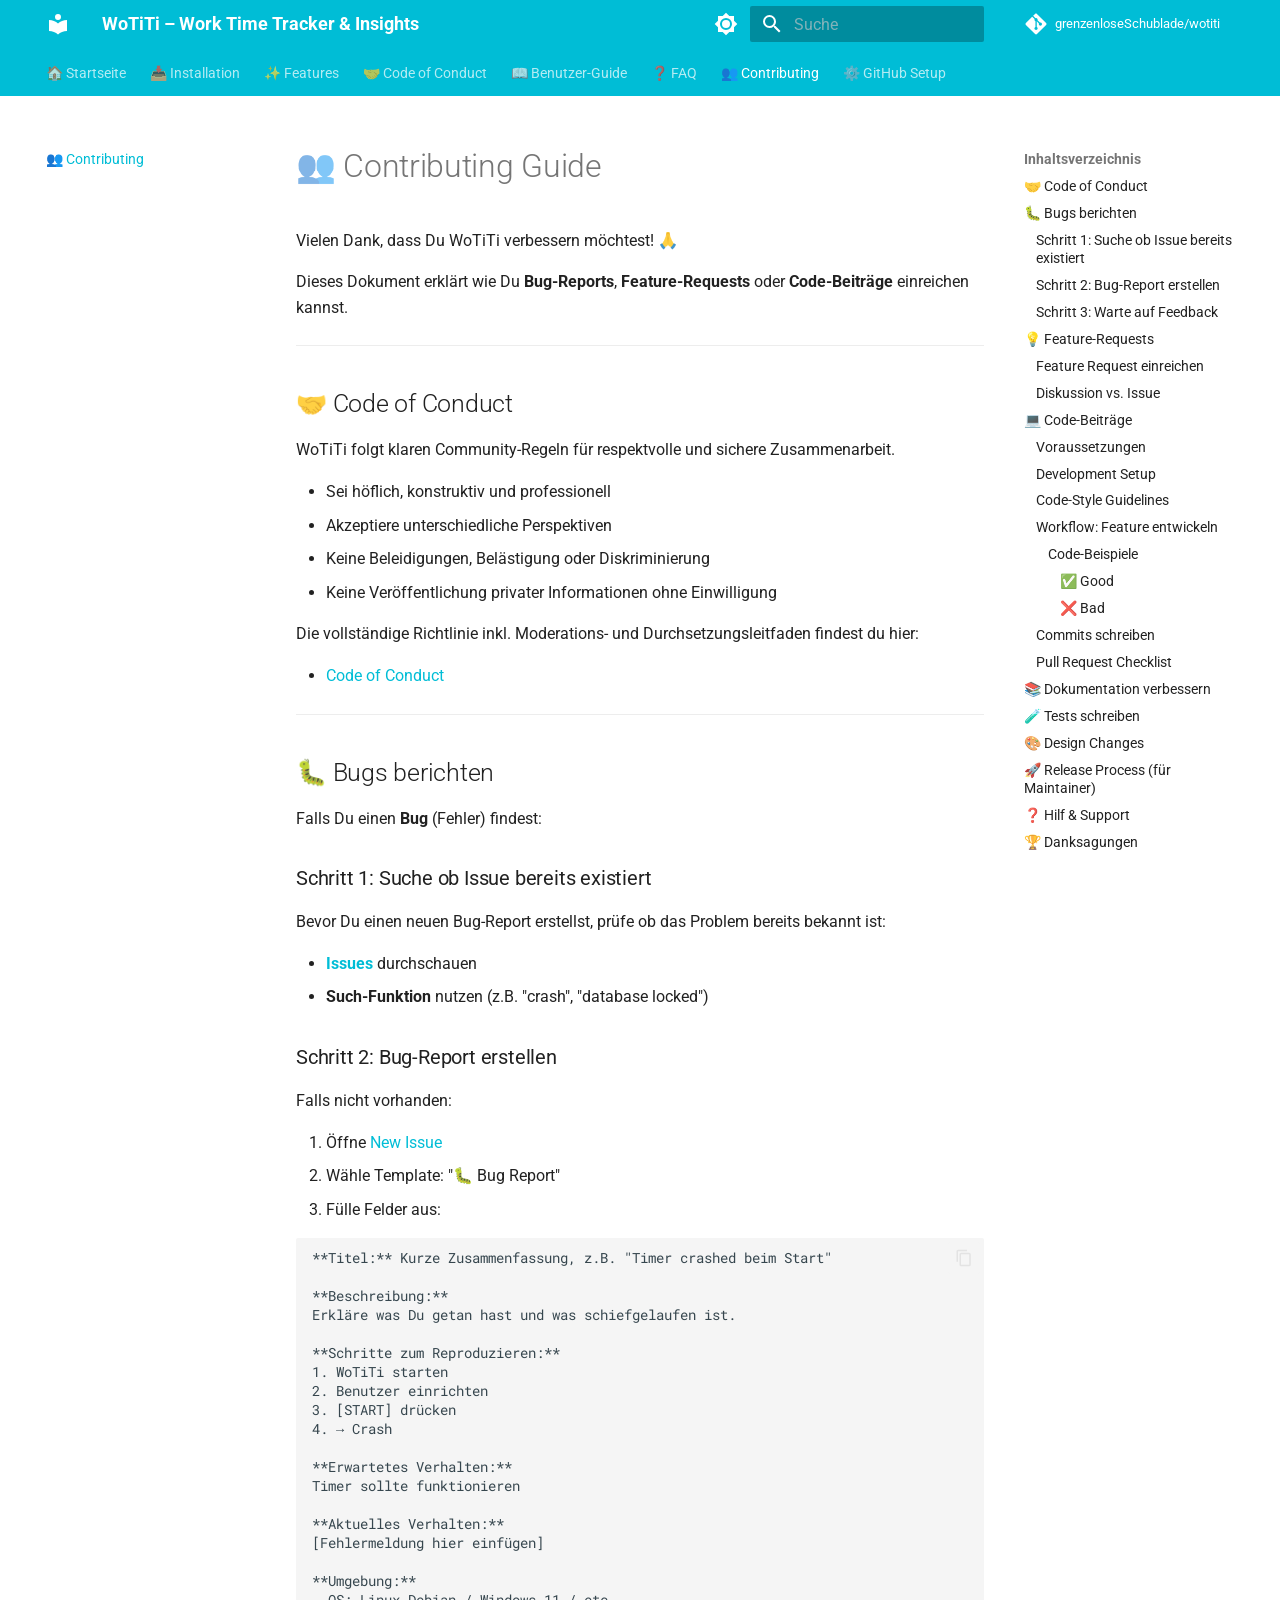
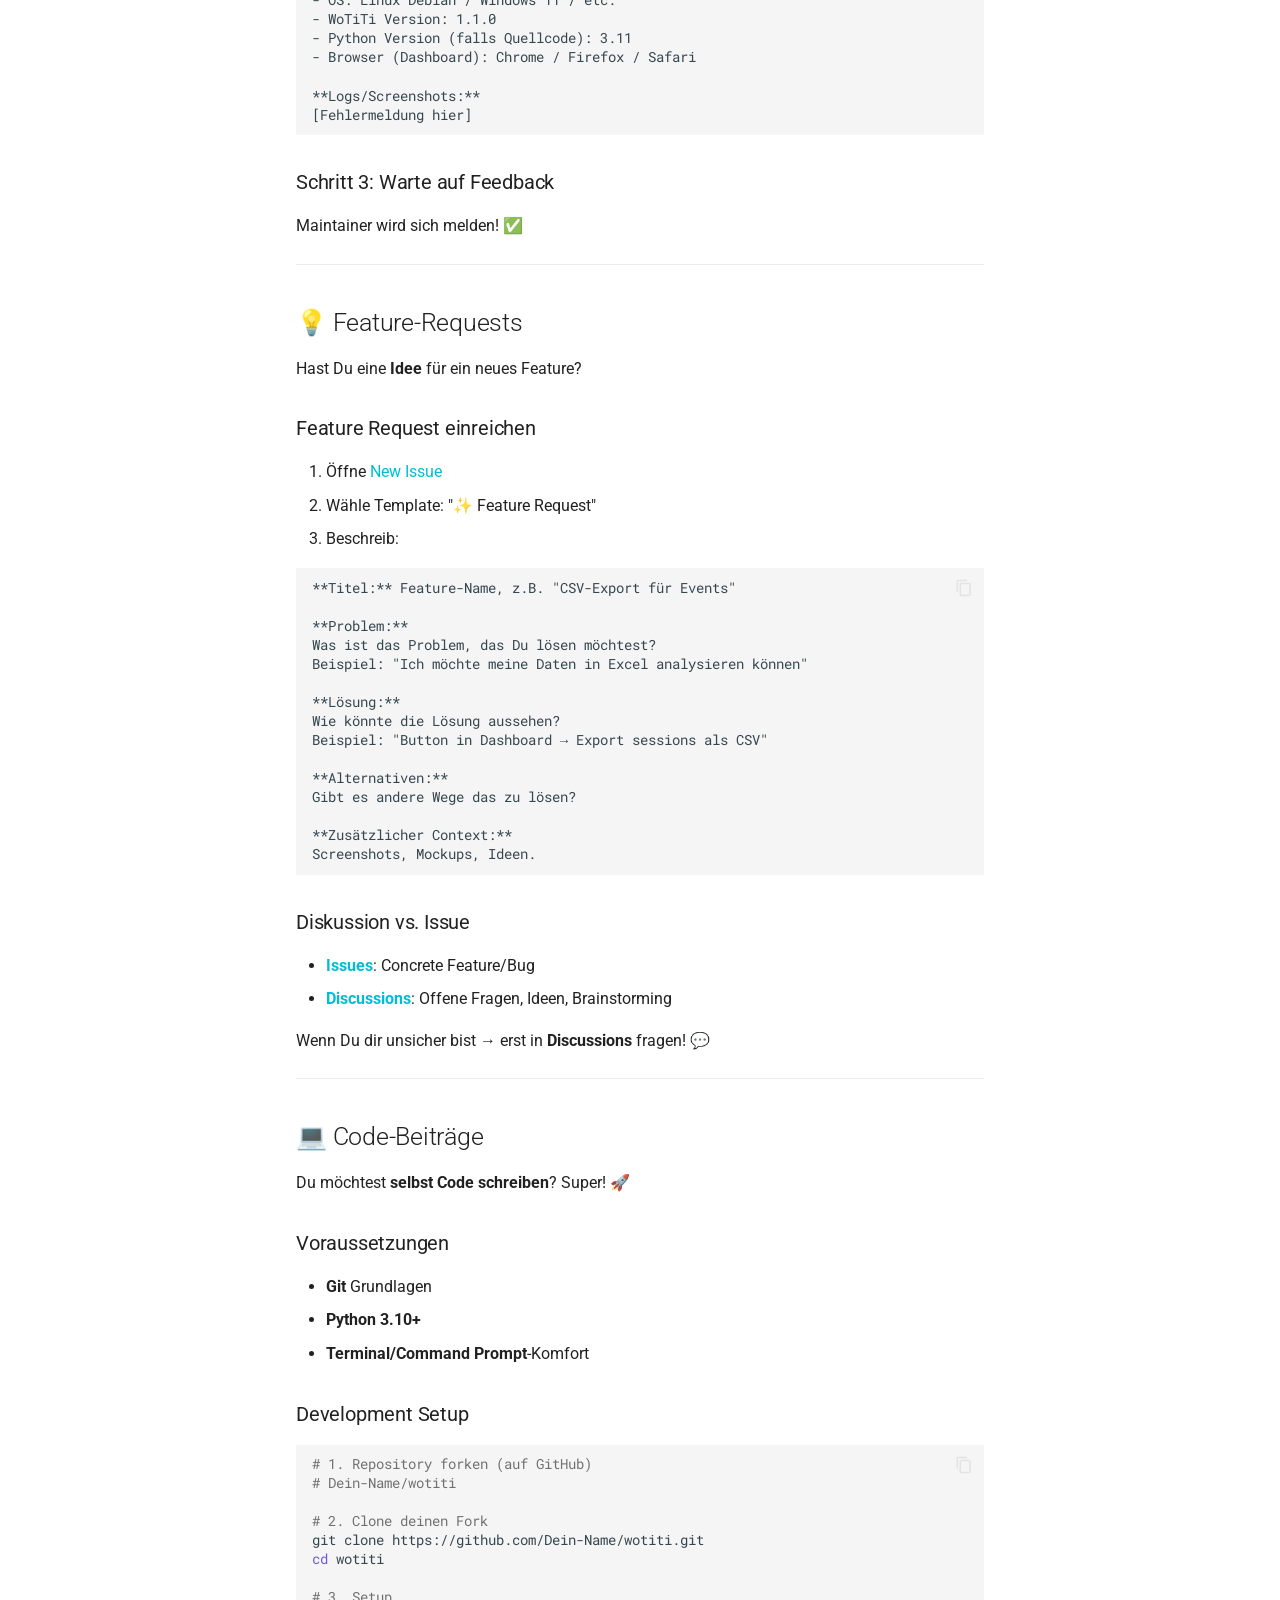
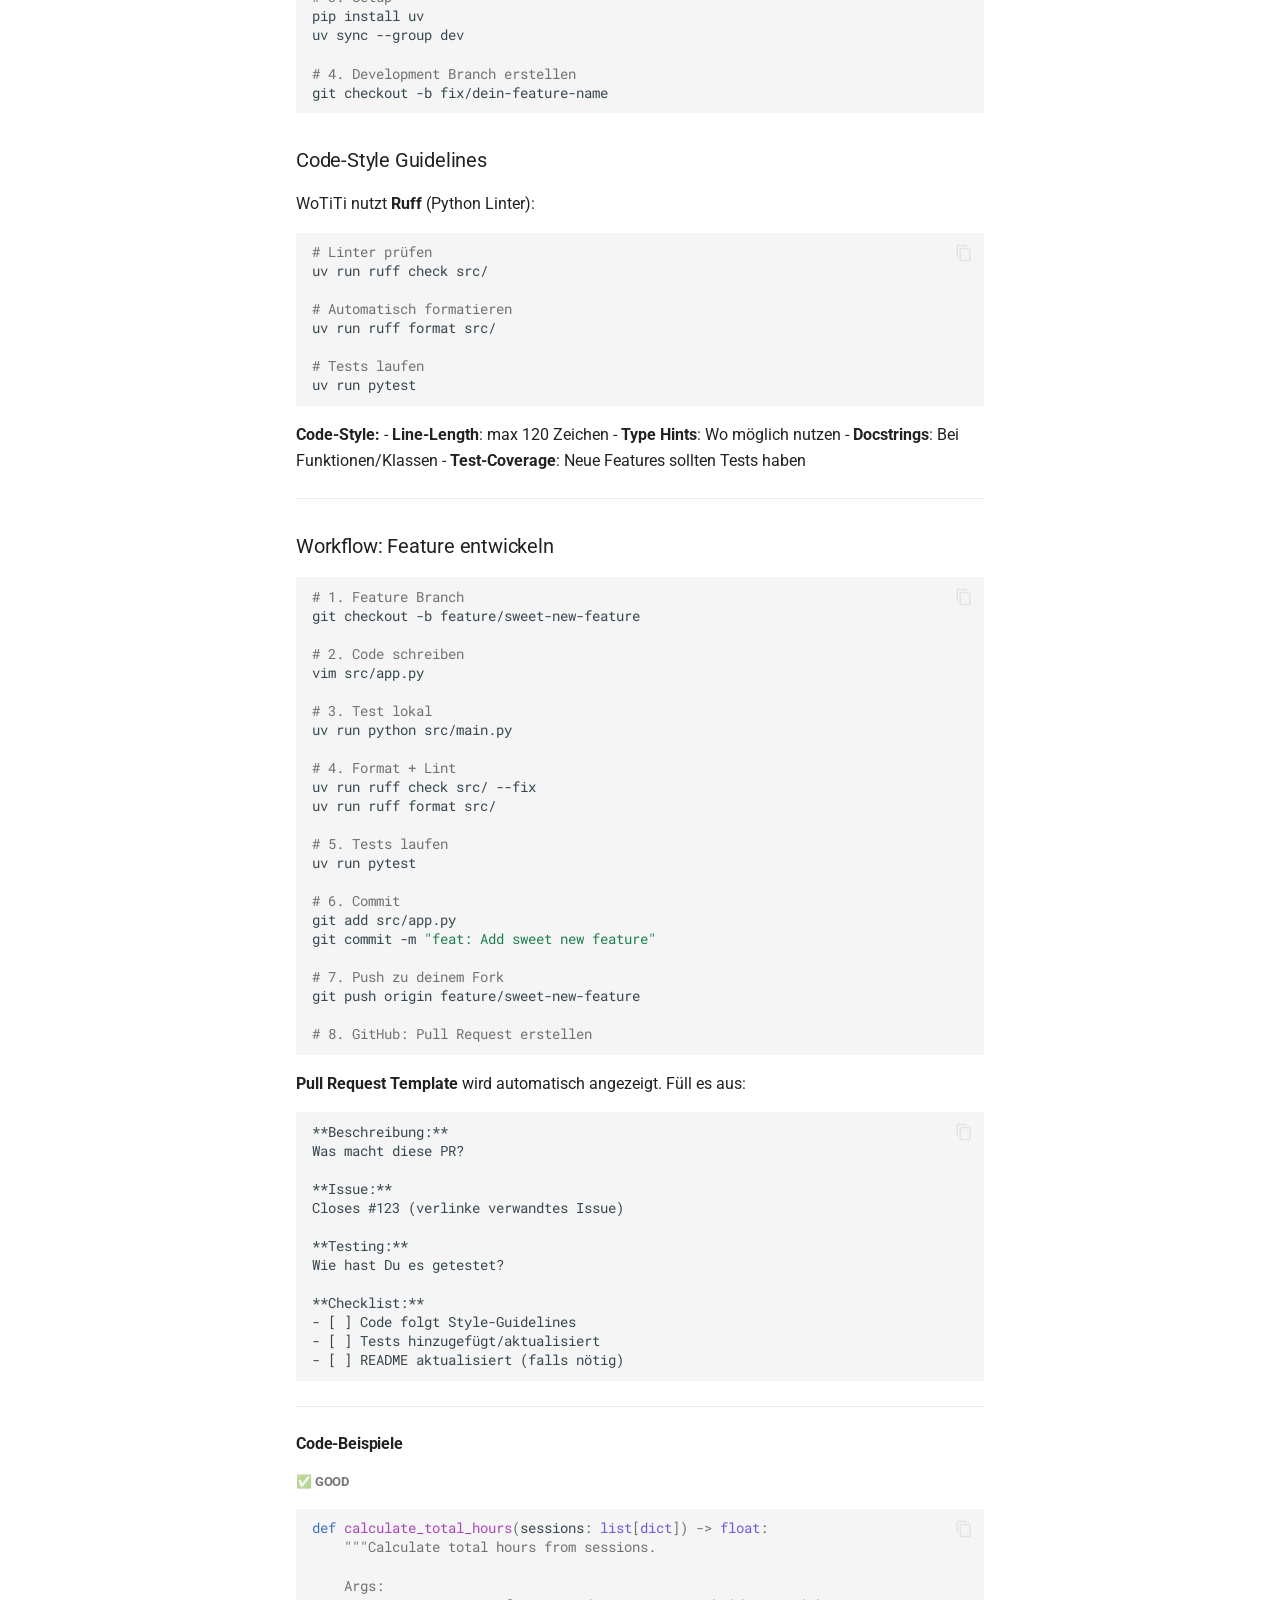
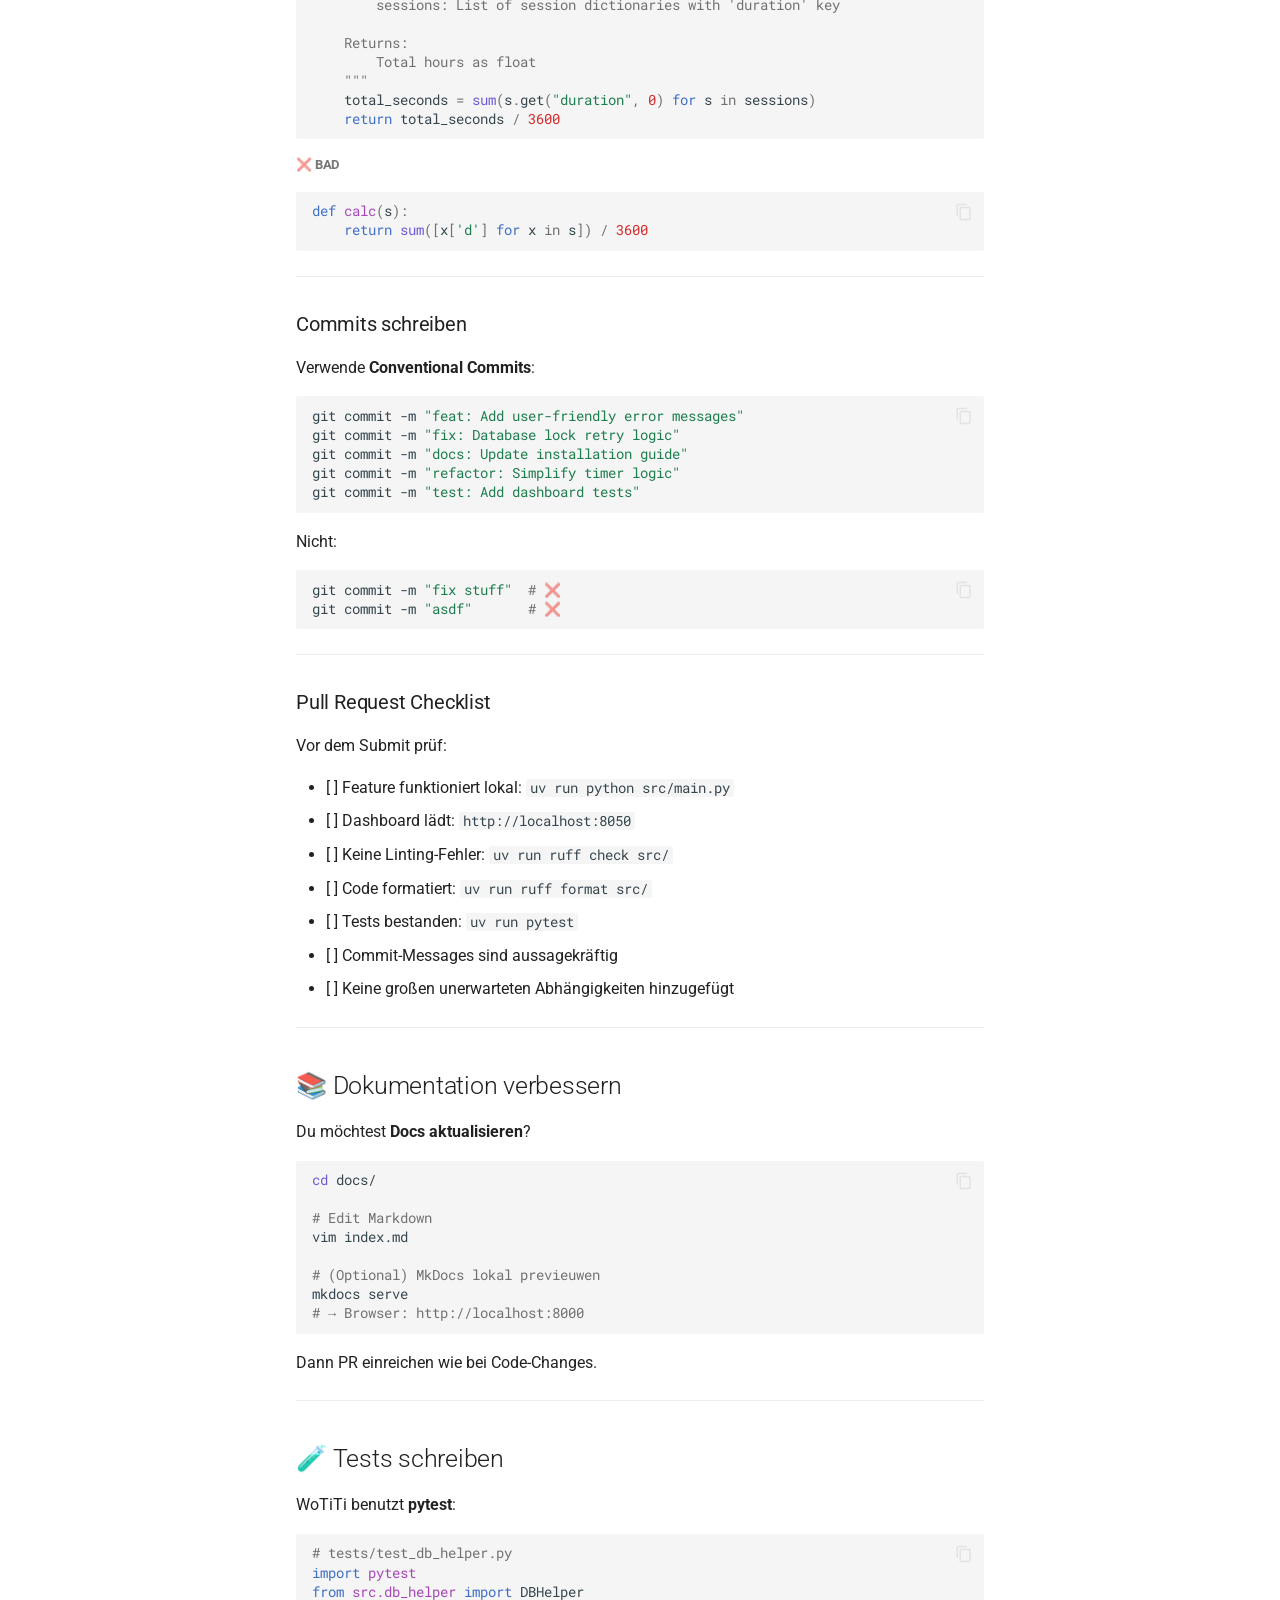
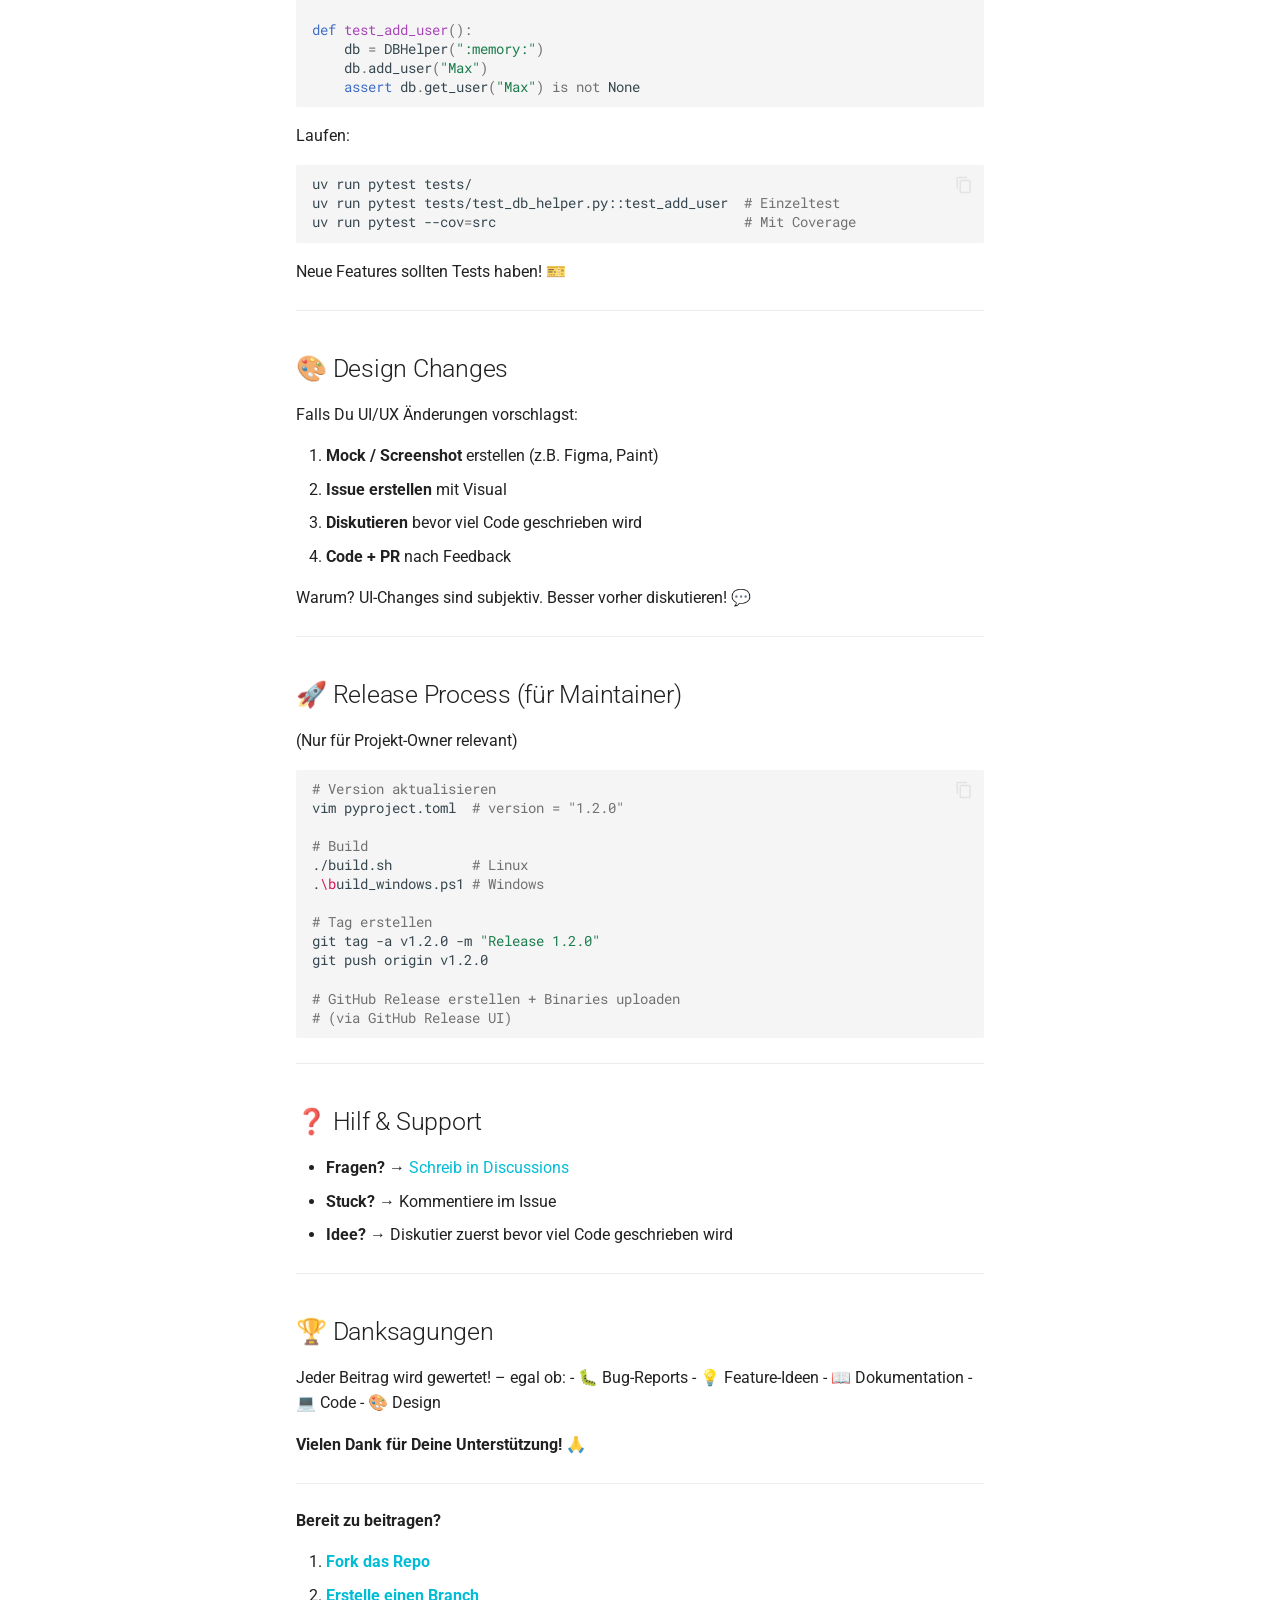
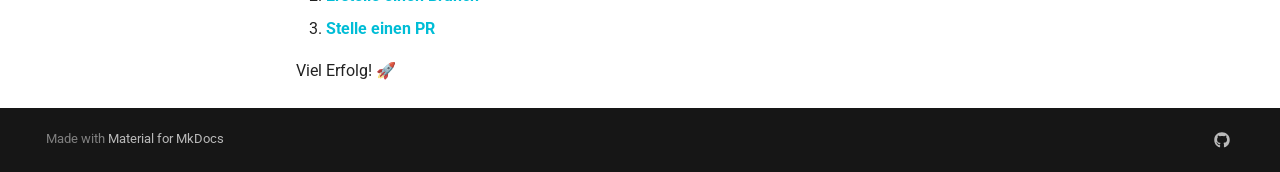
<file: site/contributing/index.html>
<!doctype html>
<html lang="de" class="no-js">
  <head>
    
      <meta charset="utf-8">
      <meta name="viewport" content="width=device-width,initial-scale=1">
      
        <meta name="description" content="WoTiTi Contributing Guide – So kannst Du zu diesem Open-Source Projekt beitragen.">
      
      
      
        <link rel="canonical" href="https://grenzenloseSchublade.github.io/wotiti/contributing/">
      
      
        <link rel="prev" href="../faq/">
      
      
        <link rel="next" href="../GITHUB_SETUP/">
      
      
        
      
      
      <link rel="icon" href="../assets/images/favicon.png">
      <meta name="generator" content="mkdocs-1.6.1, mkdocs-material-9.7.6">
    
    
      
        <title>👥 Contributing - WoTiTi – Work Time Tracker & Insights</title>
      
    
    
      <link rel="stylesheet" href="../assets/stylesheets/main.484c7ddc.min.css">
      
        
        <link rel="stylesheet" href="../assets/stylesheets/palette.ab4e12ef.min.css">
      
      


    
    
      
    
    
      
        
        
        <link rel="preconnect" href="https://fonts.gstatic.com" crossorigin>
        <link rel="stylesheet" href="https://fonts.googleapis.com/css?family=Roboto:300,300i,400,400i,700,700i%7CRoboto+Mono:400,400i,700,700i&display=fallback">
        <style>:root{--md-text-font:"Roboto";--md-code-font:"Roboto Mono"}</style>
      
    
    
    <script>__md_scope=new URL("..",location),__md_hash=e=>[...e].reduce(((e,_)=>(e<<5)-e+_.charCodeAt(0)),0),__md_get=(e,_=localStorage,t=__md_scope)=>JSON.parse(_.getItem(t.pathname+"."+e)),__md_set=(e,_,t=localStorage,a=__md_scope)=>{try{t.setItem(a.pathname+"."+e,JSON.stringify(_))}catch(e){}}</script>
    
      

    
    
  </head>
  
  
    
    
      
    
    
    
    
    <body dir="ltr" data-md-color-scheme="default" data-md-color-primary="cyan" data-md-color-accent="pink">
  
    
    <input class="md-toggle" data-md-toggle="drawer" type="checkbox" id="__drawer" autocomplete="off">
    <input class="md-toggle" data-md-toggle="search" type="checkbox" id="__search" autocomplete="off">
    <label class="md-overlay" for="__drawer"></label>
    <div data-md-component="skip">
      
        
        <a href="#contributing-guide" class="md-skip">
          Zum Inhalt
        </a>
      
    </div>
    <div data-md-component="announce">
      
    </div>
    
    
      

<header class="md-header" data-md-component="header">
  <nav class="md-header__inner md-grid" aria-label="Kopfzeile">
    <a href=".." title="WoTiTi – Work Time Tracker &amp; Insights" class="md-header__button md-logo" aria-label="WoTiTi – Work Time Tracker & Insights" data-md-component="logo">
      
  
  <svg xmlns="http://www.w3.org/2000/svg" viewBox="0 0 24 24"><path d="M12 8a3 3 0 0 0 3-3 3 3 0 0 0-3-3 3 3 0 0 0-3 3 3 3 0 0 0 3 3m0 3.54C9.64 9.35 6.5 8 3 8v11c3.5 0 6.64 1.35 9 3.54 2.36-2.19 5.5-3.54 9-3.54V8c-3.5 0-6.64 1.35-9 3.54"/></svg>

    </a>
    <label class="md-header__button md-icon" for="__drawer">
      
      <svg xmlns="http://www.w3.org/2000/svg" viewBox="0 0 24 24"><path d="M3 6h18v2H3zm0 5h18v2H3zm0 5h18v2H3z"/></svg>
    </label>
    <div class="md-header__title" data-md-component="header-title">
      <div class="md-header__ellipsis">
        <div class="md-header__topic">
          <span class="md-ellipsis">
            WoTiTi – Work Time Tracker & Insights
          </span>
        </div>
        <div class="md-header__topic" data-md-component="header-topic">
          <span class="md-ellipsis">
            
              👥 Contributing
            
          </span>
        </div>
      </div>
    </div>
    
      
        <form class="md-header__option" data-md-component="palette">
  
    
    
    
    <input class="md-option" data-md-color-media="(prefers-color-scheme: light)" data-md-color-scheme="default" data-md-color-primary="cyan" data-md-color-accent="pink"  aria-label="Dunkel-Modus"  type="radio" name="__palette" id="__palette_0">
    
      <label class="md-header__button md-icon" title="Dunkel-Modus" for="__palette_1" hidden>
        <svg xmlns="http://www.w3.org/2000/svg" viewBox="0 0 24 24"><path d="M12 8a4 4 0 0 0-4 4 4 4 0 0 0 4 4 4 4 0 0 0 4-4 4 4 0 0 0-4-4m0 10a6 6 0 0 1-6-6 6 6 0 0 1 6-6 6 6 0 0 1 6 6 6 6 0 0 1-6 6m8-9.31V4h-4.69L12 .69 8.69 4H4v4.69L.69 12 4 15.31V20h4.69L12 23.31 15.31 20H20v-4.69L23.31 12z"/></svg>
      </label>
    
  
    
    
    
    <input class="md-option" data-md-color-media="(prefers-color-scheme: dark)" data-md-color-scheme="slate" data-md-color-primary="cyan" data-md-color-accent="pink"  aria-label="Hell-Modus"  type="radio" name="__palette" id="__palette_1">
    
      <label class="md-header__button md-icon" title="Hell-Modus" for="__palette_0" hidden>
        <svg xmlns="http://www.w3.org/2000/svg" viewBox="0 0 24 24"><path d="M12 18c-.89 0-1.74-.2-2.5-.55C11.56 16.5 13 14.42 13 12s-1.44-4.5-3.5-5.45C10.26 6.2 11.11 6 12 6a6 6 0 0 1 6 6 6 6 0 0 1-6 6m8-9.31V4h-4.69L12 .69 8.69 4H4v4.69L.69 12 4 15.31V20h4.69L12 23.31 15.31 20H20v-4.69L23.31 12z"/></svg>
      </label>
    
  
</form>
      
    
    
      <script>var palette=__md_get("__palette");if(palette&&palette.color){if("(prefers-color-scheme)"===palette.color.media){var media=matchMedia("(prefers-color-scheme: light)"),input=document.querySelector(media.matches?"[data-md-color-media='(prefers-color-scheme: light)']":"[data-md-color-media='(prefers-color-scheme: dark)']");palette.color.media=input.getAttribute("data-md-color-media"),palette.color.scheme=input.getAttribute("data-md-color-scheme"),palette.color.primary=input.getAttribute("data-md-color-primary"),palette.color.accent=input.getAttribute("data-md-color-accent")}for(var[key,value]of Object.entries(palette.color))document.body.setAttribute("data-md-color-"+key,value)}</script>
    
    
    
      
      
        <label class="md-header__button md-icon" for="__search">
          
          <svg xmlns="http://www.w3.org/2000/svg" viewBox="0 0 24 24"><path d="M9.5 3A6.5 6.5 0 0 1 16 9.5c0 1.61-.59 3.09-1.56 4.23l.27.27h.79l5 5-1.5 1.5-5-5v-.79l-.27-.27A6.52 6.52 0 0 1 9.5 16 6.5 6.5 0 0 1 3 9.5 6.5 6.5 0 0 1 9.5 3m0 2C7 5 5 7 5 9.5S7 14 9.5 14 14 12 14 9.5 12 5 9.5 5"/></svg>
        </label>
        <div class="md-search" data-md-component="search" role="dialog">
  <label class="md-search__overlay" for="__search"></label>
  <div class="md-search__inner" role="search">
    <form class="md-search__form" name="search">
      <input type="text" class="md-search__input" name="query" aria-label="Suche" placeholder="Suche" autocapitalize="off" autocorrect="off" autocomplete="off" spellcheck="false" data-md-component="search-query" required>
      <label class="md-search__icon md-icon" for="__search">
        
        <svg xmlns="http://www.w3.org/2000/svg" viewBox="0 0 24 24"><path d="M9.5 3A6.5 6.5 0 0 1 16 9.5c0 1.61-.59 3.09-1.56 4.23l.27.27h.79l5 5-1.5 1.5-5-5v-.79l-.27-.27A6.52 6.52 0 0 1 9.5 16 6.5 6.5 0 0 1 3 9.5 6.5 6.5 0 0 1 9.5 3m0 2C7 5 5 7 5 9.5S7 14 9.5 14 14 12 14 9.5 12 5 9.5 5"/></svg>
        
        <svg xmlns="http://www.w3.org/2000/svg" viewBox="0 0 24 24"><path d="M20 11v2H8l5.5 5.5-1.42 1.42L4.16 12l7.92-7.92L13.5 5.5 8 11z"/></svg>
      </label>
      <nav class="md-search__options" aria-label="Suche">
        
        <button type="reset" class="md-search__icon md-icon" title="Zurücksetzen" aria-label="Zurücksetzen" tabindex="-1">
          
          <svg xmlns="http://www.w3.org/2000/svg" viewBox="0 0 24 24"><path d="M19 6.41 17.59 5 12 10.59 6.41 5 5 6.41 10.59 12 5 17.59 6.41 19 12 13.41 17.59 19 19 17.59 13.41 12z"/></svg>
        </button>
      </nav>
      
        <div class="md-search__suggest" data-md-component="search-suggest"></div>
      
    </form>
    <div class="md-search__output">
      <div class="md-search__scrollwrap" tabindex="0" data-md-scrollfix>
        <div class="md-search-result" data-md-component="search-result">
          <div class="md-search-result__meta">
            Suche wird initialisiert
          </div>
          <ol class="md-search-result__list" role="presentation"></ol>
        </div>
      </div>
    </div>
  </div>
</div>
      
    
    
      <div class="md-header__source">
        <a href="https://github.com/grenzenloseSchublade/wotiti" title="Zum Repository" class="md-source" data-md-component="source">
  <div class="md-source__icon md-icon">
    
    <svg xmlns="http://www.w3.org/2000/svg" viewBox="0 0 448 512"><!--! Font Awesome Free 7.1.0 by @fontawesome - https://fontawesome.com License - https://fontawesome.com/license/free (Icons: CC BY 4.0, Fonts: SIL OFL 1.1, Code: MIT License) Copyright 2025 Fonticons, Inc.--><path d="M439.6 236.1 244 40.5c-5.4-5.5-12.8-8.5-20.4-8.5s-15 3-20.4 8.4L162.5 81l51.5 51.5c27.1-9.1 52.7 16.8 43.4 43.7l49.7 49.7c34.2-11.8 61.2 31 35.5 56.7-26.5 26.5-70.2-2.9-56-37.3L240.3 199v121.9c25.3 12.5 22.3 41.8 9.1 55-6.4 6.4-15.2 10.1-24.3 10.1s-17.8-3.6-24.3-10.1c-17.6-17.6-11.1-46.9 11.2-56v-123c-20.8-8.5-24.6-30.7-18.6-45L142.6 101 8.5 235.1C3 240.6 0 247.9 0 255.5s3 15 8.5 20.4l195.6 195.7c5.4 5.4 12.7 8.4 20.4 8.4s15-3 20.4-8.4l194.7-194.7c5.4-5.4 8.4-12.8 8.4-20.4s-3-15-8.4-20.4"/></svg>
  </div>
  <div class="md-source__repository">
    grenzenloseSchublade/wotiti
  </div>
</a>
      </div>
    
  </nav>
  
</header>
    
    <div class="md-container" data-md-component="container">
      
      
        
          
            
<nav class="md-tabs" aria-label="Hauptnavigation" data-md-component="tabs">
  <div class="md-grid">
    <ul class="md-tabs__list">
      
        
  
  
  
  
    <li class="md-tabs__item">
      <a href=".." class="md-tabs__link">
        
  
  
    
  
  🏠 Startseite

      </a>
    </li>
  

      
        
  
  
  
  
    <li class="md-tabs__item">
      <a href="../installation/" class="md-tabs__link">
        
  
  
    
  
  📥 Installation

      </a>
    </li>
  

      
        
  
  
  
  
    <li class="md-tabs__item">
      <a href="../features/" class="md-tabs__link">
        
  
  
    
  
  ✨ Features

      </a>
    </li>
  

      
        
  
  
  
  
    <li class="md-tabs__item">
      <a href="../code-of-conduct/" class="md-tabs__link">
        
  
  
    
  
  🤝 Code of Conduct

      </a>
    </li>
  

      
        
  
  
  
  
    <li class="md-tabs__item">
      <a href="../guide/user-guide/" class="md-tabs__link">
        
  
  
    
  
  📖 Benutzer-Guide

      </a>
    </li>
  

      
        
  
  
  
  
    <li class="md-tabs__item">
      <a href="../faq/" class="md-tabs__link">
        
  
  
    
  
  ❓ FAQ

      </a>
    </li>
  

      
        
  
  
  
    
  
  
    <li class="md-tabs__item md-tabs__item--active">
      <a href="./" class="md-tabs__link">
        
  
  
    
  
  👥 Contributing

      </a>
    </li>
  

      
        
  
  
  
  
    <li class="md-tabs__item">
      <a href="../GITHUB_SETUP/" class="md-tabs__link">
        
  
  
    
  
  ⚙️ GitHub Setup

      </a>
    </li>
  

      
    </ul>
  </div>
</nav>
          
        
      
      <main class="md-main" data-md-component="main">
        <div class="md-main__inner md-grid">
          
            
              
              <div class="md-sidebar md-sidebar--primary" data-md-component="sidebar" data-md-type="navigation" >
                <div class="md-sidebar__scrollwrap">
                  <div class="md-sidebar__inner">
                    


  


<nav class="md-nav md-nav--primary md-nav--lifted" aria-label="Navigation" data-md-level="0">
  <label class="md-nav__title" for="__drawer">
    <a href=".." title="WoTiTi – Work Time Tracker &amp; Insights" class="md-nav__button md-logo" aria-label="WoTiTi – Work Time Tracker & Insights" data-md-component="logo">
      
  
  <svg xmlns="http://www.w3.org/2000/svg" viewBox="0 0 24 24"><path d="M12 8a3 3 0 0 0 3-3 3 3 0 0 0-3-3 3 3 0 0 0-3 3 3 3 0 0 0 3 3m0 3.54C9.64 9.35 6.5 8 3 8v11c3.5 0 6.64 1.35 9 3.54 2.36-2.19 5.5-3.54 9-3.54V8c-3.5 0-6.64 1.35-9 3.54"/></svg>

    </a>
    WoTiTi – Work Time Tracker & Insights
  </label>
  
    <div class="md-nav__source">
      <a href="https://github.com/grenzenloseSchublade/wotiti" title="Zum Repository" class="md-source" data-md-component="source">
  <div class="md-source__icon md-icon">
    
    <svg xmlns="http://www.w3.org/2000/svg" viewBox="0 0 448 512"><!--! Font Awesome Free 7.1.0 by @fontawesome - https://fontawesome.com License - https://fontawesome.com/license/free (Icons: CC BY 4.0, Fonts: SIL OFL 1.1, Code: MIT License) Copyright 2025 Fonticons, Inc.--><path d="M439.6 236.1 244 40.5c-5.4-5.5-12.8-8.5-20.4-8.5s-15 3-20.4 8.4L162.5 81l51.5 51.5c27.1-9.1 52.7 16.8 43.4 43.7l49.7 49.7c34.2-11.8 61.2 31 35.5 56.7-26.5 26.5-70.2-2.9-56-37.3L240.3 199v121.9c25.3 12.5 22.3 41.8 9.1 55-6.4 6.4-15.2 10.1-24.3 10.1s-17.8-3.6-24.3-10.1c-17.6-17.6-11.1-46.9 11.2-56v-123c-20.8-8.5-24.6-30.7-18.6-45L142.6 101 8.5 235.1C3 240.6 0 247.9 0 255.5s3 15 8.5 20.4l195.6 195.7c5.4 5.4 12.7 8.4 20.4 8.4s15-3 20.4-8.4l194.7-194.7c5.4-5.4 8.4-12.8 8.4-20.4s-3-15-8.4-20.4"/></svg>
  </div>
  <div class="md-source__repository">
    grenzenloseSchublade/wotiti
  </div>
</a>
    </div>
  
  <ul class="md-nav__list" data-md-scrollfix>
    
      
      
  
  
  
  
    <li class="md-nav__item">
      <a href=".." class="md-nav__link">
        
  
  
  <span class="md-ellipsis">
    
  
    🏠 Startseite
  

    
  </span>
  
  

      </a>
    </li>
  

    
      
      
  
  
  
  
    <li class="md-nav__item">
      <a href="../installation/" class="md-nav__link">
        
  
  
  <span class="md-ellipsis">
    
  
    📥 Installation
  

    
  </span>
  
  

      </a>
    </li>
  

    
      
      
  
  
  
  
    <li class="md-nav__item">
      <a href="../features/" class="md-nav__link">
        
  
  
  <span class="md-ellipsis">
    
  
    ✨ Features
  

    
  </span>
  
  

      </a>
    </li>
  

    
      
      
  
  
  
  
    <li class="md-nav__item">
      <a href="../code-of-conduct/" class="md-nav__link">
        
  
  
  <span class="md-ellipsis">
    
  
    🤝 Code of Conduct
  

    
  </span>
  
  

      </a>
    </li>
  

    
      
      
  
  
  
  
    <li class="md-nav__item">
      <a href="../guide/user-guide/" class="md-nav__link">
        
  
  
  <span class="md-ellipsis">
    
  
    📖 Benutzer-Guide
  

    
  </span>
  
  

      </a>
    </li>
  

    
      
      
  
  
  
  
    <li class="md-nav__item">
      <a href="../faq/" class="md-nav__link">
        
  
  
  <span class="md-ellipsis">
    
  
    ❓ FAQ
  

    
  </span>
  
  

      </a>
    </li>
  

    
      
      
  
  
    
  
  
  
    <li class="md-nav__item md-nav__item--active">
      
      <input class="md-nav__toggle md-toggle" type="checkbox" id="__toc">
      
      
        
      
      
        <label class="md-nav__link md-nav__link--active" for="__toc">
          
  
  
  <span class="md-ellipsis">
    
  
    👥 Contributing
  

    
  </span>
  
  

          <span class="md-nav__icon md-icon"></span>
        </label>
      
      <a href="./" class="md-nav__link md-nav__link--active">
        
  
  
  <span class="md-ellipsis">
    
  
    👥 Contributing
  

    
  </span>
  
  

      </a>
      
        

<nav class="md-nav md-nav--secondary" aria-label="Inhaltsverzeichnis">
  
  
  
    
  
  
    <label class="md-nav__title" for="__toc">
      <span class="md-nav__icon md-icon"></span>
      Inhaltsverzeichnis
    </label>
    <ul class="md-nav__list" data-md-component="toc" data-md-scrollfix>
      
        <li class="md-nav__item">
  <a href="#code-of-conduct" class="md-nav__link">
    <span class="md-ellipsis">
      
        🤝 Code of Conduct
      
    </span>
  </a>
  
</li>
      
        <li class="md-nav__item">
  <a href="#bugs-berichten" class="md-nav__link">
    <span class="md-ellipsis">
      
        🐛 Bugs berichten
      
    </span>
  </a>
  
    <nav class="md-nav" aria-label="🐛 Bugs berichten">
      <ul class="md-nav__list">
        
          <li class="md-nav__item">
  <a href="#schritt-1-suche-ob-issue-bereits-existiert" class="md-nav__link">
    <span class="md-ellipsis">
      
        Schritt 1: Suche ob Issue bereits existiert
      
    </span>
  </a>
  
</li>
        
          <li class="md-nav__item">
  <a href="#schritt-2-bug-report-erstellen" class="md-nav__link">
    <span class="md-ellipsis">
      
        Schritt 2: Bug-Report erstellen
      
    </span>
  </a>
  
</li>
        
          <li class="md-nav__item">
  <a href="#schritt-3-warte-auf-feedback" class="md-nav__link">
    <span class="md-ellipsis">
      
        Schritt 3: Warte auf Feedback
      
    </span>
  </a>
  
</li>
        
      </ul>
    </nav>
  
</li>
      
        <li class="md-nav__item">
  <a href="#feature-requests" class="md-nav__link">
    <span class="md-ellipsis">
      
        💡 Feature-Requests
      
    </span>
  </a>
  
    <nav class="md-nav" aria-label="💡 Feature-Requests">
      <ul class="md-nav__list">
        
          <li class="md-nav__item">
  <a href="#feature-request-einreichen" class="md-nav__link">
    <span class="md-ellipsis">
      
        Feature Request einreichen
      
    </span>
  </a>
  
</li>
        
          <li class="md-nav__item">
  <a href="#diskussion-vs-issue" class="md-nav__link">
    <span class="md-ellipsis">
      
        Diskussion vs. Issue
      
    </span>
  </a>
  
</li>
        
      </ul>
    </nav>
  
</li>
      
        <li class="md-nav__item">
  <a href="#code-beitrage" class="md-nav__link">
    <span class="md-ellipsis">
      
        💻 Code-Beiträge
      
    </span>
  </a>
  
    <nav class="md-nav" aria-label="💻 Code-Beiträge">
      <ul class="md-nav__list">
        
          <li class="md-nav__item">
  <a href="#voraussetzungen" class="md-nav__link">
    <span class="md-ellipsis">
      
        Voraussetzungen
      
    </span>
  </a>
  
</li>
        
          <li class="md-nav__item">
  <a href="#development-setup" class="md-nav__link">
    <span class="md-ellipsis">
      
        Development Setup
      
    </span>
  </a>
  
</li>
        
          <li class="md-nav__item">
  <a href="#code-style-guidelines" class="md-nav__link">
    <span class="md-ellipsis">
      
        Code-Style Guidelines
      
    </span>
  </a>
  
</li>
        
          <li class="md-nav__item">
  <a href="#workflow-feature-entwickeln" class="md-nav__link">
    <span class="md-ellipsis">
      
        Workflow: Feature entwickeln
      
    </span>
  </a>
  
    <nav class="md-nav" aria-label="Workflow: Feature entwickeln">
      <ul class="md-nav__list">
        
          <li class="md-nav__item">
  <a href="#code-beispiele" class="md-nav__link">
    <span class="md-ellipsis">
      
        Code-Beispiele
      
    </span>
  </a>
  
    <nav class="md-nav" aria-label="Code-Beispiele">
      <ul class="md-nav__list">
        
          <li class="md-nav__item">
  <a href="#good" class="md-nav__link">
    <span class="md-ellipsis">
      
        ✅ Good
      
    </span>
  </a>
  
</li>
        
          <li class="md-nav__item">
  <a href="#bad" class="md-nav__link">
    <span class="md-ellipsis">
      
        ❌ Bad
      
    </span>
  </a>
  
</li>
        
      </ul>
    </nav>
  
</li>
        
      </ul>
    </nav>
  
</li>
        
          <li class="md-nav__item">
  <a href="#commits-schreiben" class="md-nav__link">
    <span class="md-ellipsis">
      
        Commits schreiben
      
    </span>
  </a>
  
</li>
        
          <li class="md-nav__item">
  <a href="#pull-request-checklist" class="md-nav__link">
    <span class="md-ellipsis">
      
        Pull Request Checklist
      
    </span>
  </a>
  
</li>
        
      </ul>
    </nav>
  
</li>
      
        <li class="md-nav__item">
  <a href="#dokumentation-verbessern" class="md-nav__link">
    <span class="md-ellipsis">
      
        📚 Dokumentation verbessern
      
    </span>
  </a>
  
</li>
      
        <li class="md-nav__item">
  <a href="#tests-schreiben" class="md-nav__link">
    <span class="md-ellipsis">
      
        🧪 Tests schreiben
      
    </span>
  </a>
  
</li>
      
        <li class="md-nav__item">
  <a href="#design-changes" class="md-nav__link">
    <span class="md-ellipsis">
      
        🎨 Design Changes
      
    </span>
  </a>
  
</li>
      
        <li class="md-nav__item">
  <a href="#release-process-fur-maintainer" class="md-nav__link">
    <span class="md-ellipsis">
      
        🚀 Release Process (für Maintainer)
      
    </span>
  </a>
  
</li>
      
        <li class="md-nav__item">
  <a href="#hilf-support" class="md-nav__link">
    <span class="md-ellipsis">
      
        ❓ Hilf &amp; Support
      
    </span>
  </a>
  
</li>
      
        <li class="md-nav__item">
  <a href="#danksagungen" class="md-nav__link">
    <span class="md-ellipsis">
      
        🏆 Danksagungen
      
    </span>
  </a>
  
</li>
      
    </ul>
  
</nav>
      
    </li>
  

    
      
      
  
  
  
  
    <li class="md-nav__item">
      <a href="../GITHUB_SETUP/" class="md-nav__link">
        
  
  
  <span class="md-ellipsis">
    
  
    ⚙️ GitHub Setup
  

    
  </span>
  
  

      </a>
    </li>
  

    
  </ul>
</nav>
                  </div>
                </div>
              </div>
            
            
              
              <div class="md-sidebar md-sidebar--secondary" data-md-component="sidebar" data-md-type="toc" >
                <div class="md-sidebar__scrollwrap">
                  <div class="md-sidebar__inner">
                    

<nav class="md-nav md-nav--secondary" aria-label="Inhaltsverzeichnis">
  
  
  
    
  
  
    <label class="md-nav__title" for="__toc">
      <span class="md-nav__icon md-icon"></span>
      Inhaltsverzeichnis
    </label>
    <ul class="md-nav__list" data-md-component="toc" data-md-scrollfix>
      
        <li class="md-nav__item">
  <a href="#code-of-conduct" class="md-nav__link">
    <span class="md-ellipsis">
      
        🤝 Code of Conduct
      
    </span>
  </a>
  
</li>
      
        <li class="md-nav__item">
  <a href="#bugs-berichten" class="md-nav__link">
    <span class="md-ellipsis">
      
        🐛 Bugs berichten
      
    </span>
  </a>
  
    <nav class="md-nav" aria-label="🐛 Bugs berichten">
      <ul class="md-nav__list">
        
          <li class="md-nav__item">
  <a href="#schritt-1-suche-ob-issue-bereits-existiert" class="md-nav__link">
    <span class="md-ellipsis">
      
        Schritt 1: Suche ob Issue bereits existiert
      
    </span>
  </a>
  
</li>
        
          <li class="md-nav__item">
  <a href="#schritt-2-bug-report-erstellen" class="md-nav__link">
    <span class="md-ellipsis">
      
        Schritt 2: Bug-Report erstellen
      
    </span>
  </a>
  
</li>
        
          <li class="md-nav__item">
  <a href="#schritt-3-warte-auf-feedback" class="md-nav__link">
    <span class="md-ellipsis">
      
        Schritt 3: Warte auf Feedback
      
    </span>
  </a>
  
</li>
        
      </ul>
    </nav>
  
</li>
      
        <li class="md-nav__item">
  <a href="#feature-requests" class="md-nav__link">
    <span class="md-ellipsis">
      
        💡 Feature-Requests
      
    </span>
  </a>
  
    <nav class="md-nav" aria-label="💡 Feature-Requests">
      <ul class="md-nav__list">
        
          <li class="md-nav__item">
  <a href="#feature-request-einreichen" class="md-nav__link">
    <span class="md-ellipsis">
      
        Feature Request einreichen
      
    </span>
  </a>
  
</li>
        
          <li class="md-nav__item">
  <a href="#diskussion-vs-issue" class="md-nav__link">
    <span class="md-ellipsis">
      
        Diskussion vs. Issue
      
    </span>
  </a>
  
</li>
        
      </ul>
    </nav>
  
</li>
      
        <li class="md-nav__item">
  <a href="#code-beitrage" class="md-nav__link">
    <span class="md-ellipsis">
      
        💻 Code-Beiträge
      
    </span>
  </a>
  
    <nav class="md-nav" aria-label="💻 Code-Beiträge">
      <ul class="md-nav__list">
        
          <li class="md-nav__item">
  <a href="#voraussetzungen" class="md-nav__link">
    <span class="md-ellipsis">
      
        Voraussetzungen
      
    </span>
  </a>
  
</li>
        
          <li class="md-nav__item">
  <a href="#development-setup" class="md-nav__link">
    <span class="md-ellipsis">
      
        Development Setup
      
    </span>
  </a>
  
</li>
        
          <li class="md-nav__item">
  <a href="#code-style-guidelines" class="md-nav__link">
    <span class="md-ellipsis">
      
        Code-Style Guidelines
      
    </span>
  </a>
  
</li>
        
          <li class="md-nav__item">
  <a href="#workflow-feature-entwickeln" class="md-nav__link">
    <span class="md-ellipsis">
      
        Workflow: Feature entwickeln
      
    </span>
  </a>
  
    <nav class="md-nav" aria-label="Workflow: Feature entwickeln">
      <ul class="md-nav__list">
        
          <li class="md-nav__item">
  <a href="#code-beispiele" class="md-nav__link">
    <span class="md-ellipsis">
      
        Code-Beispiele
      
    </span>
  </a>
  
    <nav class="md-nav" aria-label="Code-Beispiele">
      <ul class="md-nav__list">
        
          <li class="md-nav__item">
  <a href="#good" class="md-nav__link">
    <span class="md-ellipsis">
      
        ✅ Good
      
    </span>
  </a>
  
</li>
        
          <li class="md-nav__item">
  <a href="#bad" class="md-nav__link">
    <span class="md-ellipsis">
      
        ❌ Bad
      
    </span>
  </a>
  
</li>
        
      </ul>
    </nav>
  
</li>
        
      </ul>
    </nav>
  
</li>
        
          <li class="md-nav__item">
  <a href="#commits-schreiben" class="md-nav__link">
    <span class="md-ellipsis">
      
        Commits schreiben
      
    </span>
  </a>
  
</li>
        
          <li class="md-nav__item">
  <a href="#pull-request-checklist" class="md-nav__link">
    <span class="md-ellipsis">
      
        Pull Request Checklist
      
    </span>
  </a>
  
</li>
        
      </ul>
    </nav>
  
</li>
      
        <li class="md-nav__item">
  <a href="#dokumentation-verbessern" class="md-nav__link">
    <span class="md-ellipsis">
      
        📚 Dokumentation verbessern
      
    </span>
  </a>
  
</li>
      
        <li class="md-nav__item">
  <a href="#tests-schreiben" class="md-nav__link">
    <span class="md-ellipsis">
      
        🧪 Tests schreiben
      
    </span>
  </a>
  
</li>
      
        <li class="md-nav__item">
  <a href="#design-changes" class="md-nav__link">
    <span class="md-ellipsis">
      
        🎨 Design Changes
      
    </span>
  </a>
  
</li>
      
        <li class="md-nav__item">
  <a href="#release-process-fur-maintainer" class="md-nav__link">
    <span class="md-ellipsis">
      
        🚀 Release Process (für Maintainer)
      
    </span>
  </a>
  
</li>
      
        <li class="md-nav__item">
  <a href="#hilf-support" class="md-nav__link">
    <span class="md-ellipsis">
      
        ❓ Hilf &amp; Support
      
    </span>
  </a>
  
</li>
      
        <li class="md-nav__item">
  <a href="#danksagungen" class="md-nav__link">
    <span class="md-ellipsis">
      
        🏆 Danksagungen
      
    </span>
  </a>
  
</li>
      
    </ul>
  
</nav>
                  </div>
                </div>
              </div>
            
          
          
            <div class="md-content" data-md-component="content">
              
              <article class="md-content__inner md-typeset">
                
                  


  
  


<h1 id="contributing-guide">👥 Contributing Guide<a class="headerlink" href="#contributing-guide" title="Permanent link">&para;</a></h1>
<p>Vielen Dank, dass Du WoTiTi verbessern möchtest! 🙏</p>
<p>Dieses Dokument erklärt wie Du <strong>Bug-Reports</strong>, <strong>Feature-Requests</strong> oder <strong>Code-Beiträge</strong> einreichen kannst.</p>
<hr />
<h2 id="code-of-conduct">🤝 Code of Conduct<a class="headerlink" href="#code-of-conduct" title="Permanent link">&para;</a></h2>
<p>WoTiTi folgt klaren Community-Regeln für respektvolle und sichere Zusammenarbeit.</p>
<ul>
<li>Sei höflich, konstruktiv und professionell</li>
<li>Akzeptiere unterschiedliche Perspektiven</li>
<li>Keine Beleidigungen, Belästigung oder Diskriminierung</li>
<li>Keine Veröffentlichung privater Informationen ohne Einwilligung</li>
</ul>
<p>Die vollständige Richtlinie inkl. Moderations- und Durchsetzungsleitfaden findest du hier:</p>
<ul>
<li><a href="../code-of-conduct/">Code of Conduct</a></li>
</ul>
<hr />
<h2 id="bugs-berichten">🐛 Bugs berichten<a class="headerlink" href="#bugs-berichten" title="Permanent link">&para;</a></h2>
<p>Falls Du einen <strong>Bug</strong> (Fehler) findest:</p>
<h3 id="schritt-1-suche-ob-issue-bereits-existiert">Schritt 1: Suche ob Issue bereits existiert<a class="headerlink" href="#schritt-1-suche-ob-issue-bereits-existiert" title="Permanent link">&para;</a></h3>
<p>Bevor Du einen neuen Bug-Report erstellst, prüfe ob das Problem bereits bekannt ist:</p>
<ul>
<li><strong><a href="https://github.com/grenzenloseSchublade/wotiti/issues">Issues</a></strong> durchschauen</li>
<li><strong>Such-Funktion</strong> nutzen (z.B. "crash", "database locked")</li>
</ul>
<h3 id="schritt-2-bug-report-erstellen">Schritt 2: Bug-Report erstellen<a class="headerlink" href="#schritt-2-bug-report-erstellen" title="Permanent link">&para;</a></h3>
<p>Falls nicht vorhanden:</p>
<ol>
<li>Öffne <a href="https://github.com/grenzenloseSchublade/wotiti/issues/new">New Issue</a></li>
<li>Wähle Template: "🐛 Bug Report"</li>
<li>Fülle Felder aus:</li>
</ol>
<div class="highlight"><pre><span></span><code>**Titel:** Kurze Zusammenfassung, z.B. &quot;Timer crashed beim Start&quot;

**Beschreibung:**
Erkläre was Du getan hast und was schiefgelaufen ist.

**Schritte zum Reproduzieren:**
1. WoTiTi starten
2. Benutzer einrichten
3. [START] drücken
4. → Crash

**Erwartetes Verhalten:**
Timer sollte funktionieren

**Aktuelles Verhalten:**
[Fehlermeldung hier einfügen]

**Umgebung:**
- OS: Linux Debian / Windows 11 / etc.
- WoTiTi Version: 1.1.0
- Python Version (falls Quellcode): 3.11
- Browser (Dashboard): Chrome / Firefox / Safari

**Logs/Screenshots:**
[Fehlermeldung hier]
</code></pre></div>
<h3 id="schritt-3-warte-auf-feedback">Schritt 3: Warte auf Feedback<a class="headerlink" href="#schritt-3-warte-auf-feedback" title="Permanent link">&para;</a></h3>
<p>Maintainer wird sich melden! ✅</p>
<hr />
<h2 id="feature-requests">💡 Feature-Requests<a class="headerlink" href="#feature-requests" title="Permanent link">&para;</a></h2>
<p>Hast Du eine <strong>Idee</strong> für ein neues Feature?</p>
<h3 id="feature-request-einreichen">Feature Request einreichen<a class="headerlink" href="#feature-request-einreichen" title="Permanent link">&para;</a></h3>
<ol>
<li>Öffne <a href="https://github.com/grenzenloseSchublade/wotiti/issues/new">New Issue</a></li>
<li>Wähle Template: "✨ Feature Request"</li>
<li>Beschreib:</li>
</ol>
<div class="highlight"><pre><span></span><code>**Titel:** Feature-Name, z.B. &quot;CSV-Export für Events&quot;

**Problem:**
Was ist das Problem, das Du lösen möchtest?
Beispiel: &quot;Ich möchte meine Daten in Excel analysieren können&quot;

**Lösung:**
Wie könnte die Lösung aussehen?
Beispiel: &quot;Button in Dashboard → Export sessions als CSV&quot;

**Alternativen:**
Gibt es andere Wege das zu lösen?

**Zusätzlicher Context:**
Screenshots, Mockups, Ideen.
</code></pre></div>
<h3 id="diskussion-vs-issue">Diskussion vs. Issue<a class="headerlink" href="#diskussion-vs-issue" title="Permanent link">&para;</a></h3>
<ul>
<li><strong><a href="https://github.com/grenzenloseSchublade/wotiti/issues">Issues</a></strong>: Concrete Feature/Bug</li>
<li><strong><a href="https://github.com/grenzenloseSchublade/wotiti/discussions">Discussions</a></strong>: Offene Fragen, Ideen, Brainstorming</li>
</ul>
<p>Wenn Du dir unsicher bist → erst in <strong>Discussions</strong> fragen! 💬</p>
<hr />
<h2 id="code-beitrage">💻 Code-Beiträge<a class="headerlink" href="#code-beitrage" title="Permanent link">&para;</a></h2>
<p>Du möchtest <strong>selbst Code schreiben</strong>? Super! 🚀</p>
<h3 id="voraussetzungen">Voraussetzungen<a class="headerlink" href="#voraussetzungen" title="Permanent link">&para;</a></h3>
<ul>
<li><strong>Git</strong> Grundlagen</li>
<li><strong>Python 3.10+</strong></li>
<li><strong>Terminal/Command Prompt</strong>-Komfort</li>
</ul>
<h3 id="development-setup">Development Setup<a class="headerlink" href="#development-setup" title="Permanent link">&para;</a></h3>
<div class="highlight"><pre><span></span><code><span class="c1"># 1. Repository forken (auf GitHub)</span>
<span class="c1"># Dein-Name/wotiti</span>

<span class="c1"># 2. Clone deinen Fork</span>
git<span class="w"> </span>clone<span class="w"> </span>https://github.com/Dein-Name/wotiti.git
<span class="nb">cd</span><span class="w"> </span>wotiti

<span class="c1"># 3. Setup</span>
pip<span class="w"> </span>install<span class="w"> </span>uv
uv<span class="w"> </span>sync<span class="w"> </span>--group<span class="w"> </span>dev

<span class="c1"># 4. Development Branch erstellen</span>
git<span class="w"> </span>checkout<span class="w"> </span>-b<span class="w"> </span>fix/dein-feature-name
</code></pre></div>
<h3 id="code-style-guidelines">Code-Style Guidelines<a class="headerlink" href="#code-style-guidelines" title="Permanent link">&para;</a></h3>
<p>WoTiTi nutzt <strong>Ruff</strong> (Python Linter):</p>
<div class="highlight"><pre><span></span><code><span class="c1"># Linter prüfen</span>
uv<span class="w"> </span>run<span class="w"> </span>ruff<span class="w"> </span>check<span class="w"> </span>src/

<span class="c1"># Automatisch formatieren</span>
uv<span class="w"> </span>run<span class="w"> </span>ruff<span class="w"> </span>format<span class="w"> </span>src/

<span class="c1"># Tests laufen</span>
uv<span class="w"> </span>run<span class="w"> </span>pytest
</code></pre></div>
<p><strong>Code-Style:</strong>
- <strong>Line-Length</strong>: max 120 Zeichen
- <strong>Type Hints</strong>: Wo möglich nutzen
- <strong>Docstrings</strong>: Bei Funktionen/Klassen
- <strong>Test-Coverage</strong>: Neue Features sollten Tests haben</p>
<hr />
<h3 id="workflow-feature-entwickeln">Workflow: Feature entwickeln<a class="headerlink" href="#workflow-feature-entwickeln" title="Permanent link">&para;</a></h3>
<div class="highlight"><pre><span></span><code><span class="c1"># 1. Feature Branch</span>
git<span class="w"> </span>checkout<span class="w"> </span>-b<span class="w"> </span>feature/sweet-new-feature

<span class="c1"># 2. Code schreiben</span>
vim<span class="w"> </span>src/app.py

<span class="c1"># 3. Test lokal</span>
uv<span class="w"> </span>run<span class="w"> </span>python<span class="w"> </span>src/main.py

<span class="c1"># 4. Format + Lint</span>
uv<span class="w"> </span>run<span class="w"> </span>ruff<span class="w"> </span>check<span class="w"> </span>src/<span class="w"> </span>--fix
uv<span class="w"> </span>run<span class="w"> </span>ruff<span class="w"> </span>format<span class="w"> </span>src/

<span class="c1"># 5. Tests laufen</span>
uv<span class="w"> </span>run<span class="w"> </span>pytest

<span class="c1"># 6. Commit</span>
git<span class="w"> </span>add<span class="w"> </span>src/app.py
git<span class="w"> </span>commit<span class="w"> </span>-m<span class="w"> </span><span class="s2">&quot;feat: Add sweet new feature&quot;</span>

<span class="c1"># 7. Push zu deinem Fork</span>
git<span class="w"> </span>push<span class="w"> </span>origin<span class="w"> </span>feature/sweet-new-feature

<span class="c1"># 8. GitHub: Pull Request erstellen</span>
</code></pre></div>
<p><strong>Pull Request Template</strong> wird automatisch angezeigt. Füll es aus:</p>
<div class="highlight"><pre><span></span><code>**Beschreibung:**
Was macht diese PR?

**Issue:**
Closes #123 (verlinke verwandtes Issue)

**Testing:**
Wie hast Du es getestet?

**Checklist:**
- [ ] Code folgt Style-Guidelines
- [ ] Tests hinzugefügt/aktualisiert
- [ ] README aktualisiert (falls nötig)
</code></pre></div>
<hr />
<h4 id="code-beispiele">Code-Beispiele<a class="headerlink" href="#code-beispiele" title="Permanent link">&para;</a></h4>
<h5 id="good">✅ Good<a class="headerlink" href="#good" title="Permanent link">&para;</a></h5>
<div class="highlight"><pre><span></span><code><span class="k">def</span><span class="w"> </span><span class="nf">calculate_total_hours</span><span class="p">(</span><span class="n">sessions</span><span class="p">:</span> <span class="nb">list</span><span class="p">[</span><span class="nb">dict</span><span class="p">])</span> <span class="o">-&gt;</span> <span class="nb">float</span><span class="p">:</span>
<span class="w">    </span><span class="sd">&quot;&quot;&quot;Calculate total hours from sessions.</span>

<span class="sd">    Args:</span>
<span class="sd">        sessions: List of session dictionaries with &#39;duration&#39; key</span>

<span class="sd">    Returns:</span>
<span class="sd">        Total hours as float</span>
<span class="sd">    &quot;&quot;&quot;</span>
    <span class="n">total_seconds</span> <span class="o">=</span> <span class="nb">sum</span><span class="p">(</span><span class="n">s</span><span class="o">.</span><span class="n">get</span><span class="p">(</span><span class="s2">&quot;duration&quot;</span><span class="p">,</span> <span class="mi">0</span><span class="p">)</span> <span class="k">for</span> <span class="n">s</span> <span class="ow">in</span> <span class="n">sessions</span><span class="p">)</span>
    <span class="k">return</span> <span class="n">total_seconds</span> <span class="o">/</span> <span class="mi">3600</span>
</code></pre></div>
<h5 id="bad">❌ Bad<a class="headerlink" href="#bad" title="Permanent link">&para;</a></h5>
<div class="highlight"><pre><span></span><code><span class="k">def</span><span class="w"> </span><span class="nf">calc</span><span class="p">(</span><span class="n">s</span><span class="p">):</span>
    <span class="k">return</span> <span class="nb">sum</span><span class="p">([</span><span class="n">x</span><span class="p">[</span><span class="s1">&#39;d&#39;</span><span class="p">]</span> <span class="k">for</span> <span class="n">x</span> <span class="ow">in</span> <span class="n">s</span><span class="p">])</span> <span class="o">/</span> <span class="mi">3600</span>
</code></pre></div>
<hr />
<h3 id="commits-schreiben">Commits schreiben<a class="headerlink" href="#commits-schreiben" title="Permanent link">&para;</a></h3>
<p>Verwende <strong>Conventional Commits</strong>:</p>
<div class="highlight"><pre><span></span><code>git<span class="w"> </span>commit<span class="w"> </span>-m<span class="w"> </span><span class="s2">&quot;feat: Add user-friendly error messages&quot;</span>
git<span class="w"> </span>commit<span class="w"> </span>-m<span class="w"> </span><span class="s2">&quot;fix: Database lock retry logic&quot;</span>
git<span class="w"> </span>commit<span class="w"> </span>-m<span class="w"> </span><span class="s2">&quot;docs: Update installation guide&quot;</span>
git<span class="w"> </span>commit<span class="w"> </span>-m<span class="w"> </span><span class="s2">&quot;refactor: Simplify timer logic&quot;</span>
git<span class="w"> </span>commit<span class="w"> </span>-m<span class="w"> </span><span class="s2">&quot;test: Add dashboard tests&quot;</span>
</code></pre></div>
<p>Nicht:</p>
<div class="highlight"><pre><span></span><code>git<span class="w"> </span>commit<span class="w"> </span>-m<span class="w"> </span><span class="s2">&quot;fix stuff&quot;</span><span class="w">  </span><span class="c1"># ❌</span>
git<span class="w"> </span>commit<span class="w"> </span>-m<span class="w"> </span><span class="s2">&quot;asdf&quot;</span><span class="w">       </span><span class="c1"># ❌</span>
</code></pre></div>
<hr />
<h3 id="pull-request-checklist">Pull Request Checklist<a class="headerlink" href="#pull-request-checklist" title="Permanent link">&para;</a></h3>
<p>Vor dem Submit prüf:</p>
<ul>
<li>[ ] Feature funktioniert lokal: <code>uv run python src/main.py</code></li>
<li>[ ] Dashboard lädt: <code>http://localhost:8050</code></li>
<li>[ ] Keine Linting-Fehler: <code>uv run ruff check src/</code></li>
<li>[ ] Code formatiert: <code>uv run ruff format src/</code></li>
<li>[ ] Tests bestanden: <code>uv run pytest</code></li>
<li>[ ] Commit-Messages sind aussagekräftig</li>
<li>[ ] Keine großen unerwarteten Abhängigkeiten hinzugefügt</li>
</ul>
<hr />
<h2 id="dokumentation-verbessern">📚 Dokumentation verbessern<a class="headerlink" href="#dokumentation-verbessern" title="Permanent link">&para;</a></h2>
<p>Du möchtest <strong>Docs aktualisieren</strong>?</p>
<div class="highlight"><pre><span></span><code><span class="nb">cd</span><span class="w"> </span>docs/

<span class="c1"># Edit Markdown</span>
vim<span class="w"> </span>index.md

<span class="c1"># (Optional) MkDocs lokal previeuwen</span>
mkdocs<span class="w"> </span>serve
<span class="c1"># → Browser: http://localhost:8000</span>
</code></pre></div>
<p>Dann PR einreichen wie bei Code-Changes.</p>
<hr />
<h2 id="tests-schreiben">🧪 Tests schreiben<a class="headerlink" href="#tests-schreiben" title="Permanent link">&para;</a></h2>
<p>WoTiTi benutzt <strong>pytest</strong>:</p>
<div class="highlight"><pre><span></span><code><span class="c1"># tests/test_db_helper.py</span>
<span class="kn">import</span><span class="w"> </span><span class="nn">pytest</span>
<span class="kn">from</span><span class="w"> </span><span class="nn">src.db_helper</span><span class="w"> </span><span class="kn">import</span> <span class="n">DBHelper</span>

<span class="k">def</span><span class="w"> </span><span class="nf">test_add_user</span><span class="p">():</span>
    <span class="n">db</span> <span class="o">=</span> <span class="n">DBHelper</span><span class="p">(</span><span class="s2">&quot;:memory:&quot;</span><span class="p">)</span>
    <span class="n">db</span><span class="o">.</span><span class="n">add_user</span><span class="p">(</span><span class="s2">&quot;Max&quot;</span><span class="p">)</span>
    <span class="k">assert</span> <span class="n">db</span><span class="o">.</span><span class="n">get_user</span><span class="p">(</span><span class="s2">&quot;Max&quot;</span><span class="p">)</span> <span class="ow">is</span> <span class="ow">not</span> <span class="kc">None</span>
</code></pre></div>
<p>Laufen:</p>
<div class="highlight"><pre><span></span><code>uv<span class="w"> </span>run<span class="w"> </span>pytest<span class="w"> </span>tests/
uv<span class="w"> </span>run<span class="w"> </span>pytest<span class="w"> </span>tests/test_db_helper.py::test_add_user<span class="w">  </span><span class="c1"># Einzeltest</span>
uv<span class="w"> </span>run<span class="w"> </span>pytest<span class="w"> </span>--cov<span class="o">=</span>src<span class="w">                               </span><span class="c1"># Mit Coverage</span>
</code></pre></div>
<p>Neue Features sollten Tests haben! 🎫</p>
<hr />
<h2 id="design-changes">🎨 Design Changes<a class="headerlink" href="#design-changes" title="Permanent link">&para;</a></h2>
<p>Falls Du UI/UX Änderungen vorschlagst:</p>
<ol>
<li><strong>Mock / Screenshot</strong> erstellen (z.B. Figma, Paint)</li>
<li><strong>Issue erstellen</strong> mit Visual</li>
<li><strong>Diskutieren</strong> bevor viel Code geschrieben wird</li>
<li><strong>Code + PR</strong> nach Feedback</li>
</ol>
<p>Warum? UI-Changes sind subjektiv. Besser vorher diskutieren! 💬</p>
<hr />
<h2 id="release-process-fur-maintainer">🚀 Release Process (für Maintainer)<a class="headerlink" href="#release-process-fur-maintainer" title="Permanent link">&para;</a></h2>
<p>(Nur für Projekt-Owner relevant)</p>
<div class="highlight"><pre><span></span><code><span class="c1"># Version aktualisieren</span>
vim<span class="w"> </span>pyproject.toml<span class="w">  </span><span class="c1"># version = &quot;1.2.0&quot;</span>

<span class="c1"># Build</span>
./build.sh<span class="w">          </span><span class="c1"># Linux</span>
.<span class="se">\b</span>uild_windows.ps1<span class="w"> </span><span class="c1"># Windows</span>

<span class="c1"># Tag erstellen</span>
git<span class="w"> </span>tag<span class="w"> </span>-a<span class="w"> </span>v1.2.0<span class="w"> </span>-m<span class="w"> </span><span class="s2">&quot;Release 1.2.0&quot;</span>
git<span class="w"> </span>push<span class="w"> </span>origin<span class="w"> </span>v1.2.0

<span class="c1"># GitHub Release erstellen + Binaries uploaden</span>
<span class="c1"># (via GitHub Release UI)</span>
</code></pre></div>
<hr />
<h2 id="hilf-support">❓ Hilf &amp; Support<a class="headerlink" href="#hilf-support" title="Permanent link">&para;</a></h2>
<ul>
<li><strong>Fragen?</strong> → <a href="https://github.com/grenzenloseSchublade/wotiti/discussions">Schreib in Discussions</a></li>
<li><strong>Stuck?</strong> → Kommentiere im Issue</li>
<li><strong>Idee?</strong> → Diskutier zuerst bevor viel Code geschrieben wird</li>
</ul>
<hr />
<h2 id="danksagungen">🏆 Danksagungen<a class="headerlink" href="#danksagungen" title="Permanent link">&para;</a></h2>
<p>Jeder Beitrag wird gewertet! – egal ob:
- 🐛 Bug-Reports
- 💡 Feature-Ideen
- 📖 Dokumentation
- 💻 Code
- 🎨 Design</p>
<p><strong>Vielen Dank für Deine Unterstützung!</strong> 🙏</p>
<hr />
<p><strong>Bereit zu beitragen?</strong></p>
<ol>
<li><strong><a href="https://github.com/grenzenloseSchublade/wotiti/fork">Fork das Repo</a></strong></li>
<li><strong><a href="https://git-scm.com/book/en/v2/Git-Branching-Basic-Branching-and-Merging">Erstelle einen Branch</a></strong></li>
<li><strong><a href="https://github.com/grenzenloseSchublade/wotiti/pulls">Stelle einen PR</a></strong></li>
</ol>
<p>Viel Erfolg! 🚀</p>







  
  






                
              </article>
            </div>
          
          
<script>var target=document.getElementById(location.hash.slice(1));target&&target.name&&(target.checked=target.name.startsWith("__tabbed_"))</script>
        </div>
        
      </main>
      
        <footer class="md-footer">
  
  <div class="md-footer-meta md-typeset">
    <div class="md-footer-meta__inner md-grid">
      <div class="md-copyright">
  
  
    Made with
    <a href="https://squidfunk.github.io/mkdocs-material/" target="_blank" rel="noopener">
      Material for MkDocs
    </a>
  
</div>
      
        
<div class="md-social">
  
    
    
    
    
      
      
    
    <a href="https://github.com/grenzenloseSchublade/wotiti" target="_blank" rel="noopener" title="github.com" class="md-social__link">
      <svg xmlns="http://www.w3.org/2000/svg" viewBox="0 0 512 512"><!--! Font Awesome Free 7.1.0 by @fontawesome - https://fontawesome.com License - https://fontawesome.com/license/free (Icons: CC BY 4.0, Fonts: SIL OFL 1.1, Code: MIT License) Copyright 2025 Fonticons, Inc.--><path d="M173.9 397.4c0 2-2.3 3.6-5.2 3.6-3.3.3-5.6-1.3-5.6-3.6 0-2 2.3-3.6 5.2-3.6 3-.3 5.6 1.3 5.6 3.6m-31.1-4.5c-.7 2 1.3 4.3 4.3 4.9 2.6 1 5.6 0 6.2-2s-1.3-4.3-4.3-5.2c-2.6-.7-5.5.3-6.2 2.3m44.2-1.7c-2.9.7-4.9 2.6-4.6 4.9.3 2 2.9 3.3 5.9 2.6 2.9-.7 4.9-2.6 4.6-4.6-.3-1.9-3-3.2-5.9-2.9M252.8 8C114.1 8 8 113.3 8 252c0 110.9 69.8 205.8 169.5 239.2 12.8 2.3 17.3-5.6 17.3-12.1 0-6.2-.3-40.4-.3-61.4 0 0-70 15-84.7-29.8 0 0-11.4-29.1-27.8-36.6 0 0-22.9-15.7 1.6-15.4 0 0 24.9 2 38.6 25.8 21.9 38.6 58.6 27.5 72.9 20.9 2.3-16 8.8-27.1 16-33.7-55.9-6.2-112.3-14.3-112.3-110.5 0-27.5 7.6-41.3 23.6-58.9-2.6-6.5-11.1-33.3 2.6-67.9 20.9-6.5 69 27 69 27 20-5.6 41.5-8.5 62.8-8.5s42.8 2.9 62.8 8.5c0 0 48.1-33.6 69-27 13.7 34.7 5.2 61.4 2.6 67.9 16 17.7 25.8 31.5 25.8 58.9 0 96.5-58.9 104.2-114.8 110.5 9.2 7.9 17 22.9 17 46.4 0 33.7-.3 75.4-.3 83.6 0 6.5 4.6 14.4 17.3 12.1C436.2 457.8 504 362.9 504 252 504 113.3 391.5 8 252.8 8M105.2 352.9c-1.3 1-1 3.3.7 5.2 1.6 1.6 3.9 2.3 5.2 1 1.3-1 1-3.3-.7-5.2-1.6-1.6-3.9-2.3-5.2-1m-10.8-8.1c-.7 1.3.3 2.9 2.3 3.9 1.6 1 3.6.7 4.3-.7.7-1.3-.3-2.9-2.3-3.9-2-.6-3.6-.3-4.3.7m32.4 35.6c-1.6 1.3-1 4.3 1.3 6.2 2.3 2.3 5.2 2.6 6.5 1 1.3-1.3.7-4.3-1.3-6.2-2.2-2.3-5.2-2.6-6.5-1m-11.4-14.7c-1.6 1-1.6 3.6 0 5.9s4.3 3.3 5.6 2.3c1.6-1.3 1.6-3.9 0-6.2-1.4-2.3-4-3.3-5.6-2"/></svg>
    </a>
  
</div>
      
    </div>
  </div>
</footer>
      
    </div>
    <div class="md-dialog" data-md-component="dialog">
      <div class="md-dialog__inner md-typeset"></div>
    </div>
    
    
    
      
      
      <script id="__config" type="application/json">{"annotate": null, "base": "..", "features": ["navigation.tabs", "navigation.instant", "navigation.tracking", "content.code.copy", "content.code.select", "search.suggest", "search.highlight"], "search": "../assets/javascripts/workers/search.2c215733.min.js", "tags": null, "translations": {"clipboard.copied": "In Zwischenablage kopiert", "clipboard.copy": "In Zwischenablage kopieren", "search.result.more.one": "1 weiteres Suchergebnis auf dieser Seite", "search.result.more.other": "# weitere Suchergebnisse auf dieser Seite", "search.result.none": "Keine Suchergebnisse", "search.result.one": "1 Suchergebnis", "search.result.other": "# Suchergebnisse", "search.result.placeholder": "Suchbegriff eingeben", "search.result.term.missing": "Es fehlt", "select.version": "Version ausw\u00e4hlen"}, "version": null}</script>
    
    
      <script src="../assets/javascripts/bundle.79ae519e.min.js"></script>
      
    
  </body>
</html>
</file>
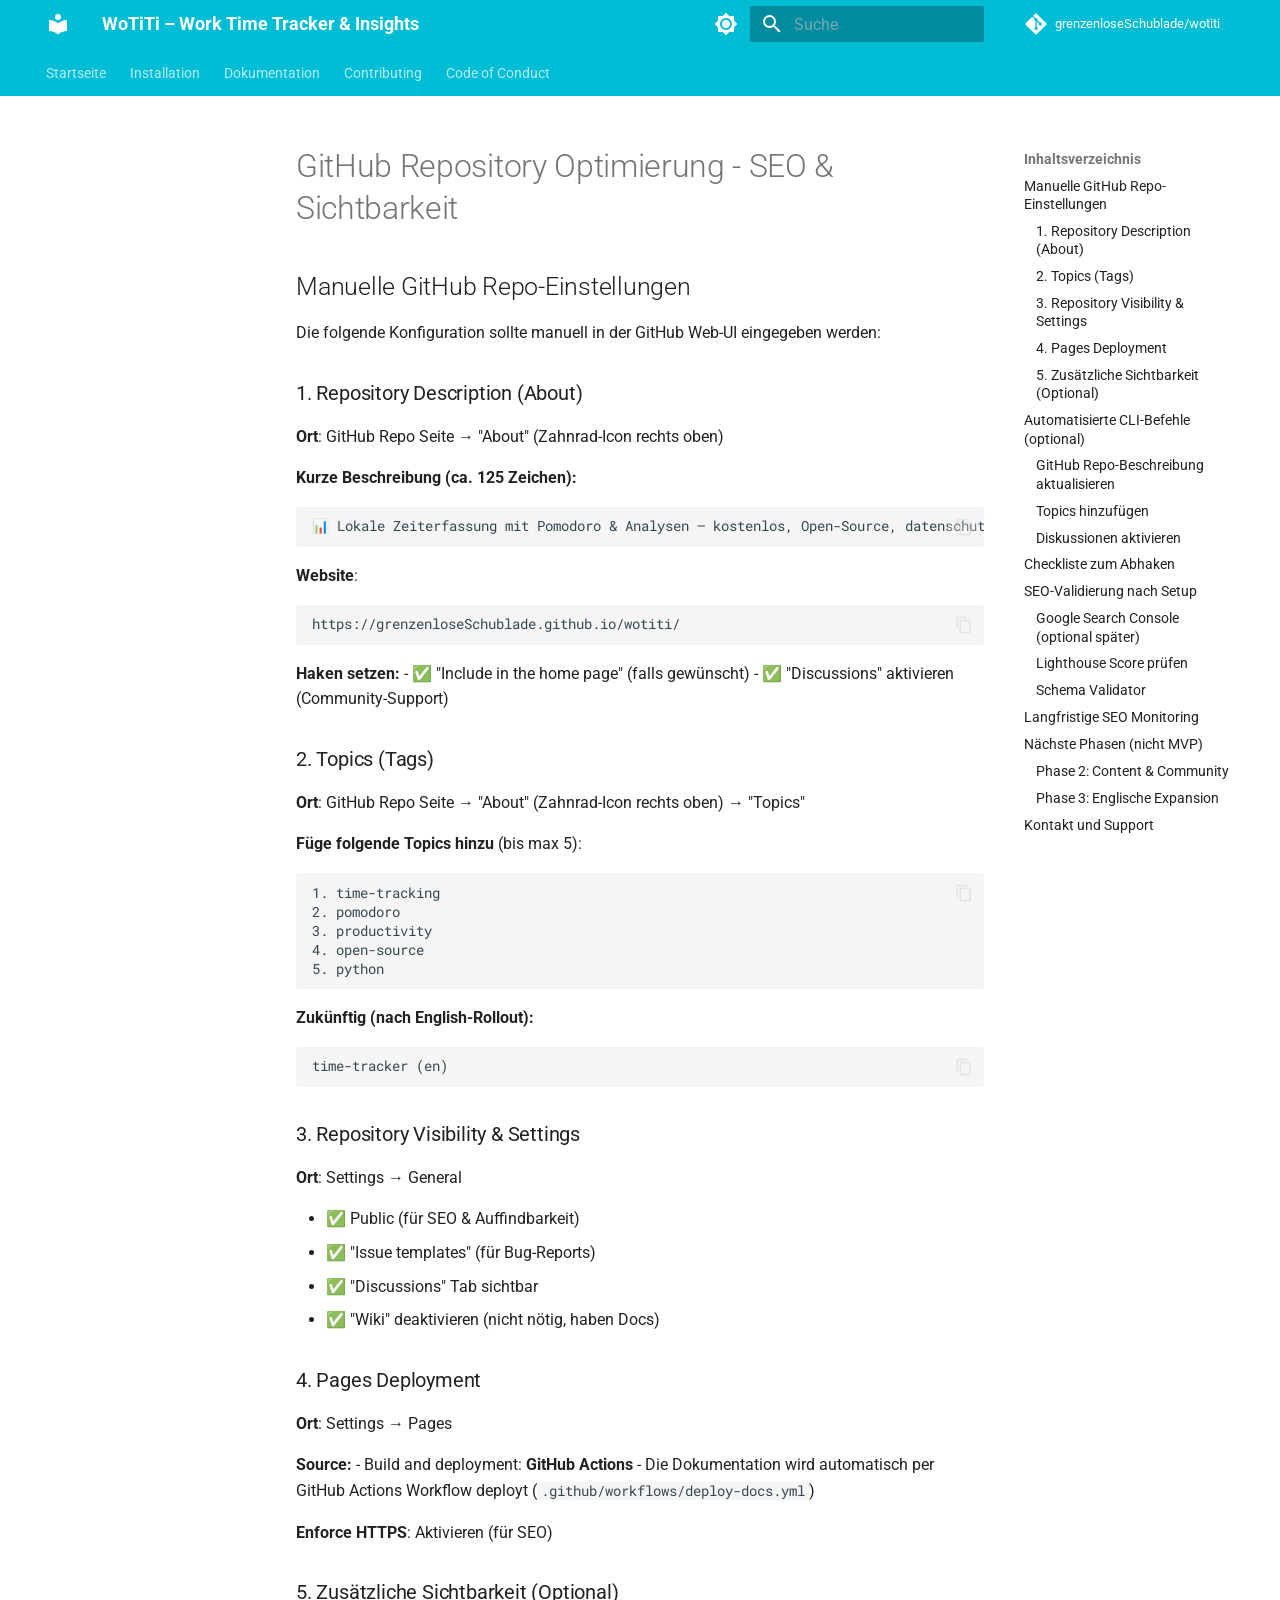
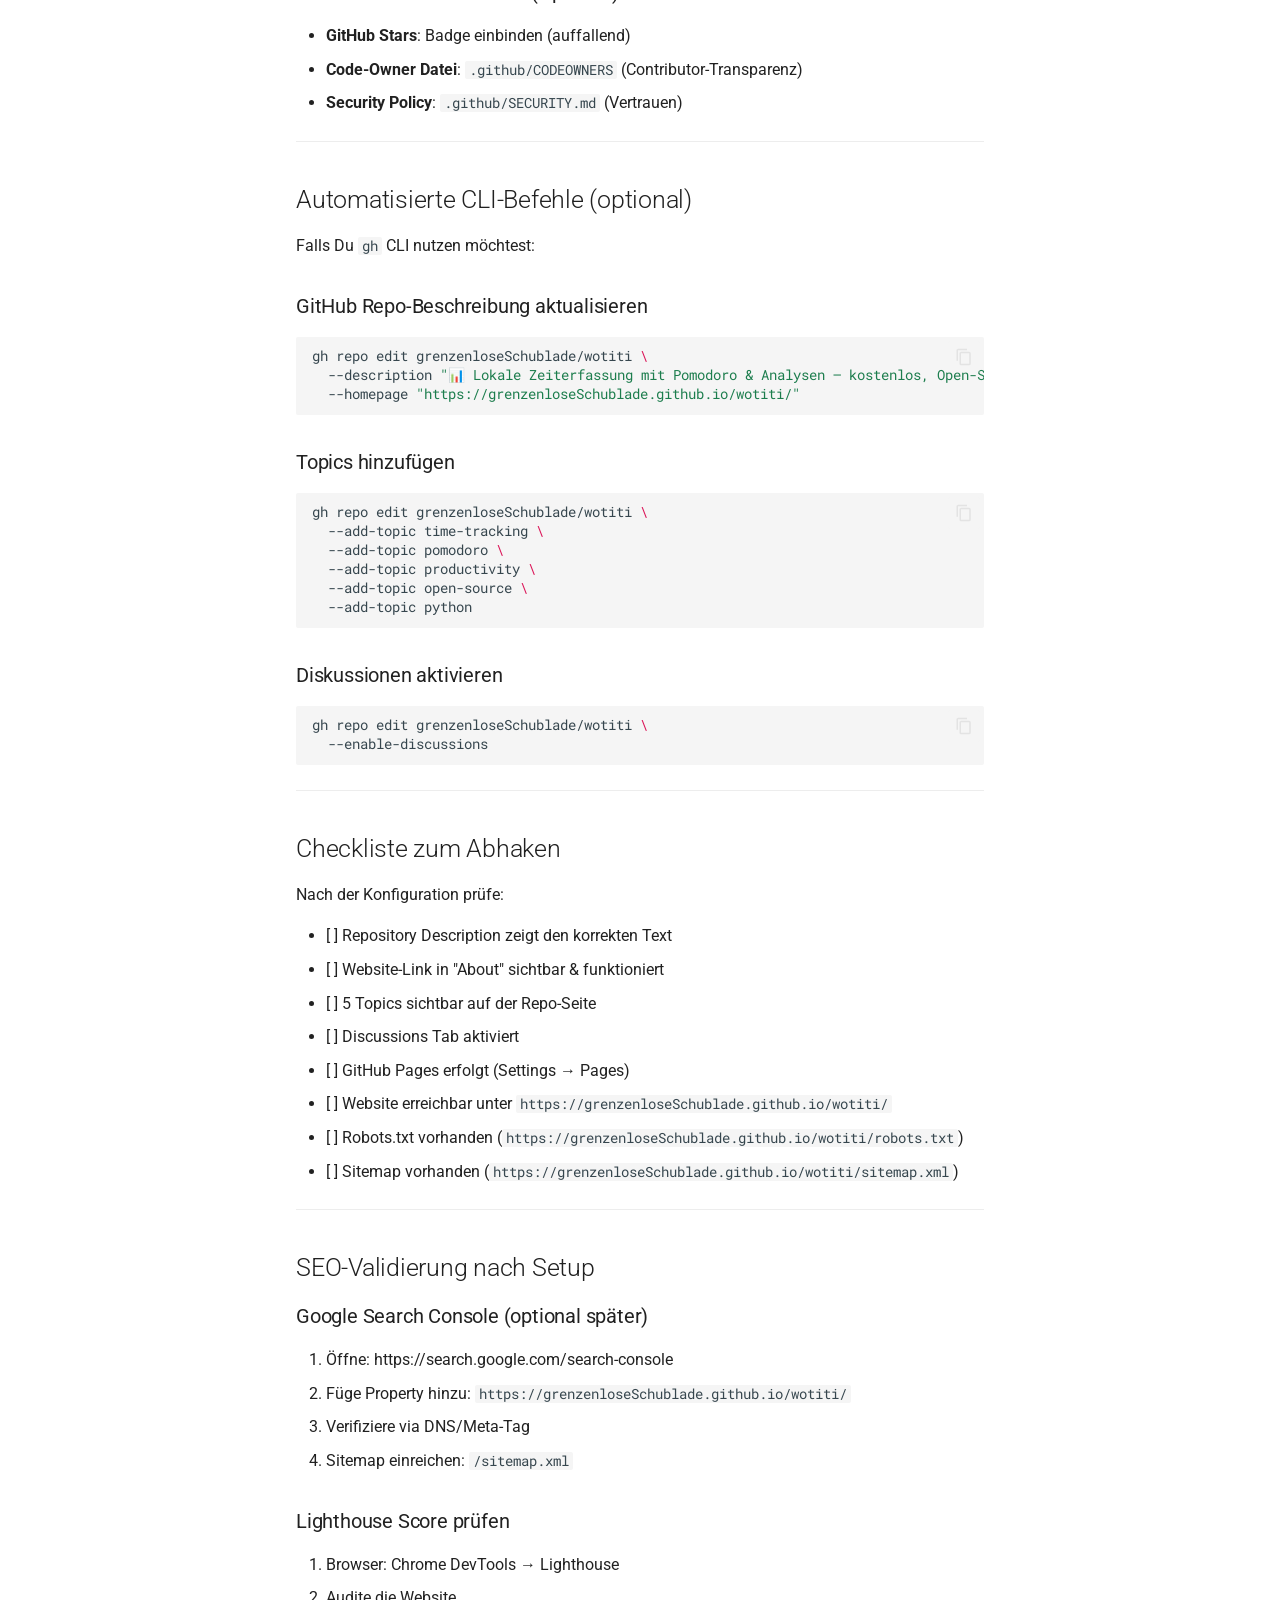
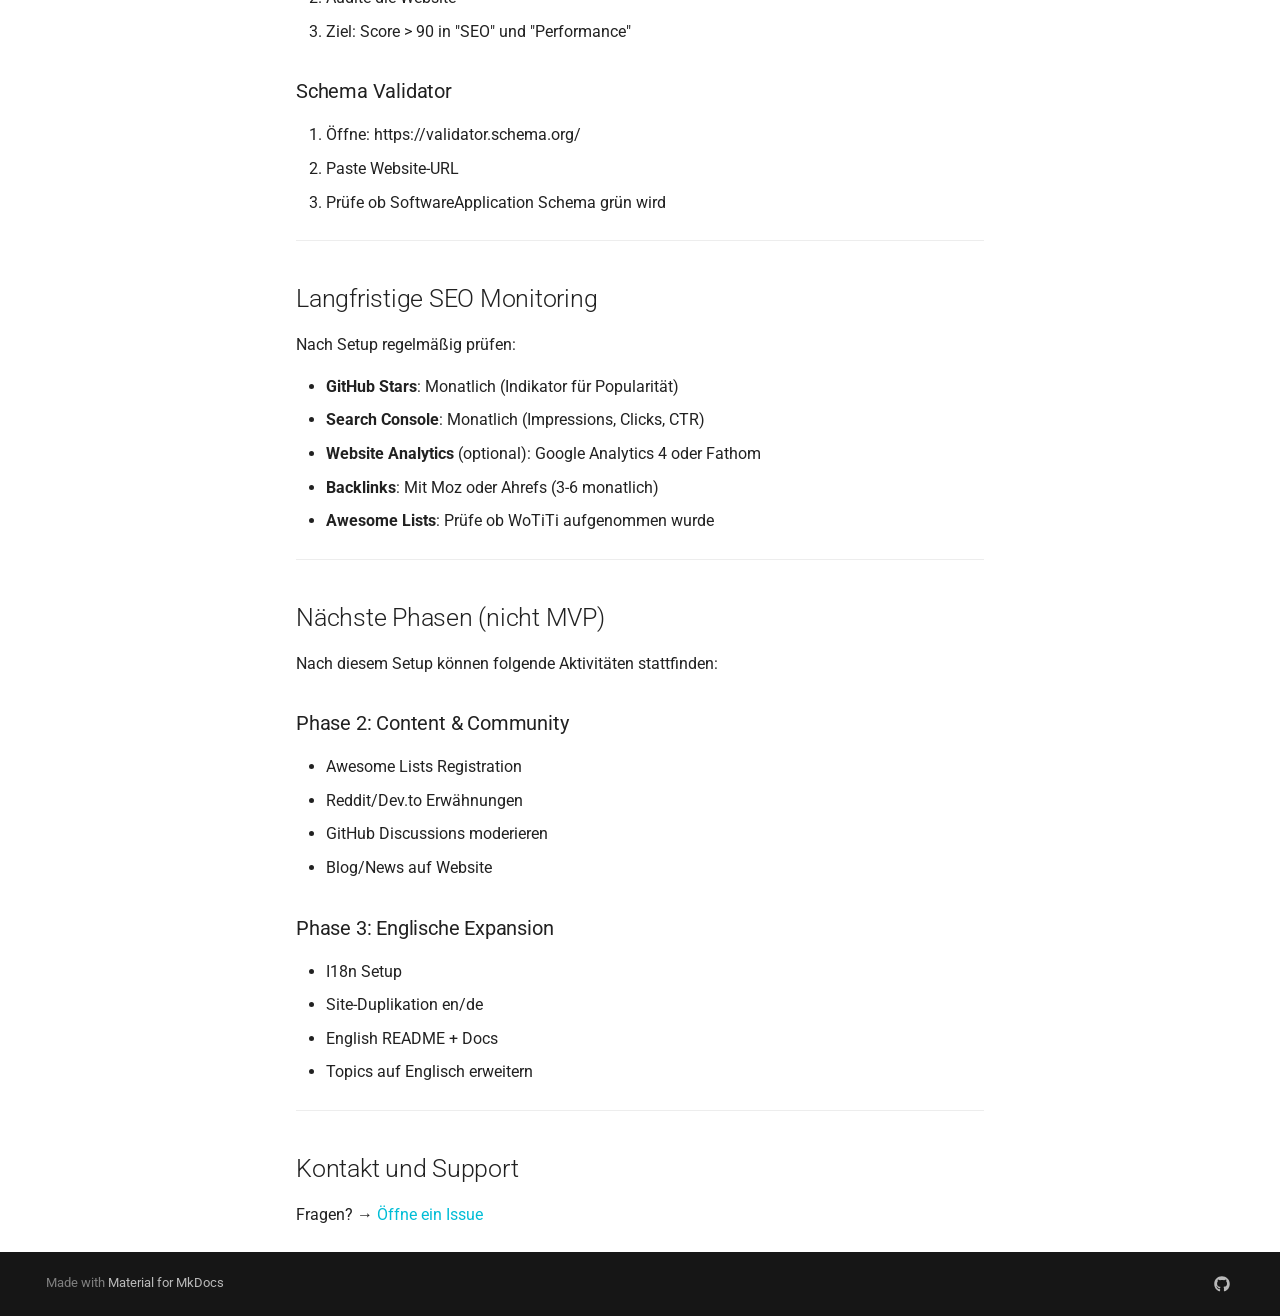
<file: site/GITHUB_SETUP/index.html>
<!doctype html>
<html lang="de" class="no-js">
  <head>
    
      <meta charset="utf-8">
      <meta name="viewport" content="width=device-width,initial-scale=1">
      
        <meta name="description" content="Lokale Open-Source Zeiterfassung mit Pomodoro-Funktion und Analyse-Dashboard für fokussiertes Arbeiten">
      
      
      
        <link rel="canonical" href="https://grenzenloseSchublade.github.io/wotiti/GITHUB_SETUP/">
      
      
      
      
        
      
      
      <link rel="icon" href="../assets/images/favicon.png">
      <meta name="generator" content="mkdocs-1.6.1, mkdocs-material-9.7.6">
    
    
      
        <title>GitHub Repository Optimierung - SEO & Sichtbarkeit - WoTiTi – Work Time Tracker & Insights</title>
      
    
    
      <link rel="stylesheet" href="../assets/stylesheets/main.484c7ddc.min.css">
      
        
        <link rel="stylesheet" href="../assets/stylesheets/palette.ab4e12ef.min.css">
      
      


    
    
      
    
    
      
        
        
        <link rel="preconnect" href="https://fonts.gstatic.com" crossorigin>
        <link rel="stylesheet" href="https://fonts.googleapis.com/css?family=Roboto:300,300i,400,400i,700,700i%7CRoboto+Mono:400,400i,700,700i&display=fallback">
        <style>:root{--md-text-font:"Roboto";--md-code-font:"Roboto Mono"}</style>
      
    
    
    <script>__md_scope=new URL("..",location),__md_hash=e=>[...e].reduce(((e,_)=>(e<<5)-e+_.charCodeAt(0)),0),__md_get=(e,_=localStorage,t=__md_scope)=>JSON.parse(_.getItem(t.pathname+"."+e)),__md_set=(e,_,t=localStorage,a=__md_scope)=>{try{t.setItem(a.pathname+"."+e,JSON.stringify(_))}catch(e){}}</script>
    
      

    
    
  </head>
  
  
    
    
      
    
    
    
    
    <body dir="ltr" data-md-color-scheme="default" data-md-color-primary="cyan" data-md-color-accent="pink">
  
    
    <input class="md-toggle" data-md-toggle="drawer" type="checkbox" id="__drawer" autocomplete="off">
    <input class="md-toggle" data-md-toggle="search" type="checkbox" id="__search" autocomplete="off">
    <label class="md-overlay" for="__drawer"></label>
    <div data-md-component="skip">
      
        
        <a href="#github-repository-optimierung-seo-sichtbarkeit" class="md-skip">
          Zum Inhalt
        </a>
      
    </div>
    <div data-md-component="announce">
      
    </div>
    
    
      

<header class="md-header" data-md-component="header">
  <nav class="md-header__inner md-grid" aria-label="Kopfzeile">
    <a href=".." title="WoTiTi – Work Time Tracker &amp; Insights" class="md-header__button md-logo" aria-label="WoTiTi – Work Time Tracker & Insights" data-md-component="logo">
      
  
  <svg xmlns="http://www.w3.org/2000/svg" viewBox="0 0 24 24"><path d="M12 8a3 3 0 0 0 3-3 3 3 0 0 0-3-3 3 3 0 0 0-3 3 3 3 0 0 0 3 3m0 3.54C9.64 9.35 6.5 8 3 8v11c3.5 0 6.64 1.35 9 3.54 2.36-2.19 5.5-3.54 9-3.54V8c-3.5 0-6.64 1.35-9 3.54"/></svg>

    </a>
    <label class="md-header__button md-icon" for="__drawer">
      
      <svg xmlns="http://www.w3.org/2000/svg" viewBox="0 0 24 24"><path d="M3 6h18v2H3zm0 5h18v2H3zm0 5h18v2H3z"/></svg>
    </label>
    <div class="md-header__title" data-md-component="header-title">
      <div class="md-header__ellipsis">
        <div class="md-header__topic">
          <span class="md-ellipsis">
            WoTiTi – Work Time Tracker & Insights
          </span>
        </div>
        <div class="md-header__topic" data-md-component="header-topic">
          <span class="md-ellipsis">
            
              GitHub Repository Optimierung - SEO &amp; Sichtbarkeit
            
          </span>
        </div>
      </div>
    </div>
    
      
        <form class="md-header__option" data-md-component="palette">
  
    
    
    
    <input class="md-option" data-md-color-media="(prefers-color-scheme: light)" data-md-color-scheme="default" data-md-color-primary="cyan" data-md-color-accent="pink"  aria-label="Dunkel-Modus"  type="radio" name="__palette" id="__palette_0">
    
      <label class="md-header__button md-icon" title="Dunkel-Modus" for="__palette_1" hidden>
        <svg xmlns="http://www.w3.org/2000/svg" viewBox="0 0 24 24"><path d="M12 8a4 4 0 0 0-4 4 4 4 0 0 0 4 4 4 4 0 0 0 4-4 4 4 0 0 0-4-4m0 10a6 6 0 0 1-6-6 6 6 0 0 1 6-6 6 6 0 0 1 6 6 6 6 0 0 1-6 6m8-9.31V4h-4.69L12 .69 8.69 4H4v4.69L.69 12 4 15.31V20h4.69L12 23.31 15.31 20H20v-4.69L23.31 12z"/></svg>
      </label>
    
  
    
    
    
    <input class="md-option" data-md-color-media="(prefers-color-scheme: dark)" data-md-color-scheme="slate" data-md-color-primary="cyan" data-md-color-accent="pink"  aria-label="Hell-Modus"  type="radio" name="__palette" id="__palette_1">
    
      <label class="md-header__button md-icon" title="Hell-Modus" for="__palette_0" hidden>
        <svg xmlns="http://www.w3.org/2000/svg" viewBox="0 0 24 24"><path d="M12 18c-.89 0-1.74-.2-2.5-.55C11.56 16.5 13 14.42 13 12s-1.44-4.5-3.5-5.45C10.26 6.2 11.11 6 12 6a6 6 0 0 1 6 6 6 6 0 0 1-6 6m8-9.31V4h-4.69L12 .69 8.69 4H4v4.69L.69 12 4 15.31V20h4.69L12 23.31 15.31 20H20v-4.69L23.31 12z"/></svg>
      </label>
    
  
</form>
      
    
    
      <script>var palette=__md_get("__palette");if(palette&&palette.color){if("(prefers-color-scheme)"===palette.color.media){var media=matchMedia("(prefers-color-scheme: light)"),input=document.querySelector(media.matches?"[data-md-color-media='(prefers-color-scheme: light)']":"[data-md-color-media='(prefers-color-scheme: dark)']");palette.color.media=input.getAttribute("data-md-color-media"),palette.color.scheme=input.getAttribute("data-md-color-scheme"),palette.color.primary=input.getAttribute("data-md-color-primary"),palette.color.accent=input.getAttribute("data-md-color-accent")}for(var[key,value]of Object.entries(palette.color))document.body.setAttribute("data-md-color-"+key,value)}</script>
    
    
    
      
      
        <label class="md-header__button md-icon" for="__search">
          
          <svg xmlns="http://www.w3.org/2000/svg" viewBox="0 0 24 24"><path d="M9.5 3A6.5 6.5 0 0 1 16 9.5c0 1.61-.59 3.09-1.56 4.23l.27.27h.79l5 5-1.5 1.5-5-5v-.79l-.27-.27A6.52 6.52 0 0 1 9.5 16 6.5 6.5 0 0 1 3 9.5 6.5 6.5 0 0 1 9.5 3m0 2C7 5 5 7 5 9.5S7 14 9.5 14 14 12 14 9.5 12 5 9.5 5"/></svg>
        </label>
        <div class="md-search" data-md-component="search" role="dialog">
  <label class="md-search__overlay" for="__search"></label>
  <div class="md-search__inner" role="search">
    <form class="md-search__form" name="search">
      <input type="text" class="md-search__input" name="query" aria-label="Suche" placeholder="Suche" autocapitalize="off" autocorrect="off" autocomplete="off" spellcheck="false" data-md-component="search-query" required>
      <label class="md-search__icon md-icon" for="__search">
        
        <svg xmlns="http://www.w3.org/2000/svg" viewBox="0 0 24 24"><path d="M9.5 3A6.5 6.5 0 0 1 16 9.5c0 1.61-.59 3.09-1.56 4.23l.27.27h.79l5 5-1.5 1.5-5-5v-.79l-.27-.27A6.52 6.52 0 0 1 9.5 16 6.5 6.5 0 0 1 3 9.5 6.5 6.5 0 0 1 9.5 3m0 2C7 5 5 7 5 9.5S7 14 9.5 14 14 12 14 9.5 12 5 9.5 5"/></svg>
        
        <svg xmlns="http://www.w3.org/2000/svg" viewBox="0 0 24 24"><path d="M20 11v2H8l5.5 5.5-1.42 1.42L4.16 12l7.92-7.92L13.5 5.5 8 11z"/></svg>
      </label>
      <nav class="md-search__options" aria-label="Suche">
        
        <button type="reset" class="md-search__icon md-icon" title="Zurücksetzen" aria-label="Zurücksetzen" tabindex="-1">
          
          <svg xmlns="http://www.w3.org/2000/svg" viewBox="0 0 24 24"><path d="M19 6.41 17.59 5 12 10.59 6.41 5 5 6.41 10.59 12 5 17.59 6.41 19 12 13.41 17.59 19 19 17.59 13.41 12z"/></svg>
        </button>
      </nav>
      
        <div class="md-search__suggest" data-md-component="search-suggest"></div>
      
    </form>
    <div class="md-search__output">
      <div class="md-search__scrollwrap" tabindex="0" data-md-scrollfix>
        <div class="md-search-result" data-md-component="search-result">
          <div class="md-search-result__meta">
            Suche wird initialisiert
          </div>
          <ol class="md-search-result__list" role="presentation"></ol>
        </div>
      </div>
    </div>
  </div>
</div>
      
    
    
      <div class="md-header__source">
        <a href="https://github.com/grenzenloseSchublade/wotiti" title="Zum Repository" class="md-source" data-md-component="source">
  <div class="md-source__icon md-icon">
    
    <svg xmlns="http://www.w3.org/2000/svg" viewBox="0 0 448 512"><!--! Font Awesome Free 7.1.0 by @fontawesome - https://fontawesome.com License - https://fontawesome.com/license/free (Icons: CC BY 4.0, Fonts: SIL OFL 1.1, Code: MIT License) Copyright 2025 Fonticons, Inc.--><path d="M439.6 236.1 244 40.5c-5.4-5.5-12.8-8.5-20.4-8.5s-15 3-20.4 8.4L162.5 81l51.5 51.5c27.1-9.1 52.7 16.8 43.4 43.7l49.7 49.7c34.2-11.8 61.2 31 35.5 56.7-26.5 26.5-70.2-2.9-56-37.3L240.3 199v121.9c25.3 12.5 22.3 41.8 9.1 55-6.4 6.4-15.2 10.1-24.3 10.1s-17.8-3.6-24.3-10.1c-17.6-17.6-11.1-46.9 11.2-56v-123c-20.8-8.5-24.6-30.7-18.6-45L142.6 101 8.5 235.1C3 240.6 0 247.9 0 255.5s3 15 8.5 20.4l195.6 195.7c5.4 5.4 12.7 8.4 20.4 8.4s15-3 20.4-8.4l194.7-194.7c5.4-5.4 8.4-12.8 8.4-20.4s-3-15-8.4-20.4"/></svg>
  </div>
  <div class="md-source__repository">
    grenzenloseSchublade/wotiti
  </div>
</a>
      </div>
    
  </nav>
  
</header>
    
    <div class="md-container" data-md-component="container">
      
      
        
          
            
<nav class="md-tabs" aria-label="Hauptnavigation" data-md-component="tabs">
  <div class="md-grid">
    <ul class="md-tabs__list">
      
        
  
  
  
  
    <li class="md-tabs__item">
      <a href=".." class="md-tabs__link">
        
  
  
    
  
  Startseite

      </a>
    </li>
  

      
        
  
  
  
  
    <li class="md-tabs__item">
      <a href="../installation/" class="md-tabs__link">
        
  
  
    
  
  Installation

      </a>
    </li>
  

      
        
  
  
  
  
    <li class="md-tabs__item">
      <a href="../guide/dokumentation/" class="md-tabs__link">
        
  
  
    
  
  Dokumentation

      </a>
    </li>
  

      
        
  
  
  
  
    <li class="md-tabs__item">
      <a href="../contributing-guide/" class="md-tabs__link">
        
  
  
    
  
  Contributing

      </a>
    </li>
  

      
        
  
  
  
  
    <li class="md-tabs__item">
      <a href="../code-of-conduct/" class="md-tabs__link">
        
  
  
    
  
  Code of Conduct

      </a>
    </li>
  

      
    </ul>
  </div>
</nav>
          
        
      
      <main class="md-main" data-md-component="main">
        <div class="md-main__inner md-grid">
          
            
              
              <div class="md-sidebar md-sidebar--primary" data-md-component="sidebar" data-md-type="navigation" >
                <div class="md-sidebar__scrollwrap">
                  <div class="md-sidebar__inner">
                    


  


<nav class="md-nav md-nav--primary md-nav--lifted" aria-label="Navigation" data-md-level="0">
  <label class="md-nav__title" for="__drawer">
    <a href=".." title="WoTiTi – Work Time Tracker &amp; Insights" class="md-nav__button md-logo" aria-label="WoTiTi – Work Time Tracker & Insights" data-md-component="logo">
      
  
  <svg xmlns="http://www.w3.org/2000/svg" viewBox="0 0 24 24"><path d="M12 8a3 3 0 0 0 3-3 3 3 0 0 0-3-3 3 3 0 0 0-3 3 3 3 0 0 0 3 3m0 3.54C9.64 9.35 6.5 8 3 8v11c3.5 0 6.64 1.35 9 3.54 2.36-2.19 5.5-3.54 9-3.54V8c-3.5 0-6.64 1.35-9 3.54"/></svg>

    </a>
    WoTiTi – Work Time Tracker & Insights
  </label>
  
    <div class="md-nav__source">
      <a href="https://github.com/grenzenloseSchublade/wotiti" title="Zum Repository" class="md-source" data-md-component="source">
  <div class="md-source__icon md-icon">
    
    <svg xmlns="http://www.w3.org/2000/svg" viewBox="0 0 448 512"><!--! Font Awesome Free 7.1.0 by @fontawesome - https://fontawesome.com License - https://fontawesome.com/license/free (Icons: CC BY 4.0, Fonts: SIL OFL 1.1, Code: MIT License) Copyright 2025 Fonticons, Inc.--><path d="M439.6 236.1 244 40.5c-5.4-5.5-12.8-8.5-20.4-8.5s-15 3-20.4 8.4L162.5 81l51.5 51.5c27.1-9.1 52.7 16.8 43.4 43.7l49.7 49.7c34.2-11.8 61.2 31 35.5 56.7-26.5 26.5-70.2-2.9-56-37.3L240.3 199v121.9c25.3 12.5 22.3 41.8 9.1 55-6.4 6.4-15.2 10.1-24.3 10.1s-17.8-3.6-24.3-10.1c-17.6-17.6-11.1-46.9 11.2-56v-123c-20.8-8.5-24.6-30.7-18.6-45L142.6 101 8.5 235.1C3 240.6 0 247.9 0 255.5s3 15 8.5 20.4l195.6 195.7c5.4 5.4 12.7 8.4 20.4 8.4s15-3 20.4-8.4l194.7-194.7c5.4-5.4 8.4-12.8 8.4-20.4s-3-15-8.4-20.4"/></svg>
  </div>
  <div class="md-source__repository">
    grenzenloseSchublade/wotiti
  </div>
</a>
    </div>
  
  <ul class="md-nav__list" data-md-scrollfix>
    
      
      
  
  
  
  
    <li class="md-nav__item">
      <a href=".." class="md-nav__link">
        
  
  
  <span class="md-ellipsis">
    
  
    Startseite
  

    
  </span>
  
  

      </a>
    </li>
  

    
      
      
  
  
  
  
    <li class="md-nav__item">
      <a href="../installation/" class="md-nav__link">
        
  
  
  <span class="md-ellipsis">
    
  
    Installation
  

    
  </span>
  
  

      </a>
    </li>
  

    
      
      
  
  
  
  
    <li class="md-nav__item">
      <a href="../guide/dokumentation/" class="md-nav__link">
        
  
  
  <span class="md-ellipsis">
    
  
    Dokumentation
  

    
  </span>
  
  

      </a>
    </li>
  

    
      
      
  
  
  
  
    <li class="md-nav__item">
      <a href="../contributing-guide/" class="md-nav__link">
        
  
  
  <span class="md-ellipsis">
    
  
    Contributing
  

    
  </span>
  
  

      </a>
    </li>
  

    
      
      
  
  
  
  
    <li class="md-nav__item">
      <a href="../code-of-conduct/" class="md-nav__link">
        
  
  
  <span class="md-ellipsis">
    
  
    Code of Conduct
  

    
  </span>
  
  

      </a>
    </li>
  

    
  </ul>
</nav>
                  </div>
                </div>
              </div>
            
            
              
              <div class="md-sidebar md-sidebar--secondary" data-md-component="sidebar" data-md-type="toc" >
                <div class="md-sidebar__scrollwrap">
                  <div class="md-sidebar__inner">
                    

<nav class="md-nav md-nav--secondary" aria-label="Inhaltsverzeichnis">
  
  
  
    
  
  
    <label class="md-nav__title" for="__toc">
      <span class="md-nav__icon md-icon"></span>
      Inhaltsverzeichnis
    </label>
    <ul class="md-nav__list" data-md-component="toc" data-md-scrollfix>
      
        <li class="md-nav__item">
  <a href="#manuelle-github-repo-einstellungen" class="md-nav__link">
    <span class="md-ellipsis">
      
        Manuelle GitHub Repo-Einstellungen
      
    </span>
  </a>
  
    <nav class="md-nav" aria-label="Manuelle GitHub Repo-Einstellungen">
      <ul class="md-nav__list">
        
          <li class="md-nav__item">
  <a href="#1-repository-description-about" class="md-nav__link">
    <span class="md-ellipsis">
      
        1. Repository Description (About)
      
    </span>
  </a>
  
</li>
        
          <li class="md-nav__item">
  <a href="#2-topics-tags" class="md-nav__link">
    <span class="md-ellipsis">
      
        2. Topics (Tags)
      
    </span>
  </a>
  
</li>
        
          <li class="md-nav__item">
  <a href="#3-repository-visibility-settings" class="md-nav__link">
    <span class="md-ellipsis">
      
        3. Repository Visibility &amp; Settings
      
    </span>
  </a>
  
</li>
        
          <li class="md-nav__item">
  <a href="#4-pages-deployment" class="md-nav__link">
    <span class="md-ellipsis">
      
        4. Pages Deployment
      
    </span>
  </a>
  
</li>
        
          <li class="md-nav__item">
  <a href="#5-zusatzliche-sichtbarkeit-optional" class="md-nav__link">
    <span class="md-ellipsis">
      
        5. Zusätzliche Sichtbarkeit (Optional)
      
    </span>
  </a>
  
</li>
        
      </ul>
    </nav>
  
</li>
      
        <li class="md-nav__item">
  <a href="#automatisierte-cli-befehle-optional" class="md-nav__link">
    <span class="md-ellipsis">
      
        Automatisierte CLI-Befehle (optional)
      
    </span>
  </a>
  
    <nav class="md-nav" aria-label="Automatisierte CLI-Befehle (optional)">
      <ul class="md-nav__list">
        
          <li class="md-nav__item">
  <a href="#github-repo-beschreibung-aktualisieren" class="md-nav__link">
    <span class="md-ellipsis">
      
        GitHub Repo-Beschreibung aktualisieren
      
    </span>
  </a>
  
</li>
        
          <li class="md-nav__item">
  <a href="#topics-hinzufugen" class="md-nav__link">
    <span class="md-ellipsis">
      
        Topics hinzufügen
      
    </span>
  </a>
  
</li>
        
          <li class="md-nav__item">
  <a href="#diskussionen-aktivieren" class="md-nav__link">
    <span class="md-ellipsis">
      
        Diskussionen aktivieren
      
    </span>
  </a>
  
</li>
        
      </ul>
    </nav>
  
</li>
      
        <li class="md-nav__item">
  <a href="#checkliste-zum-abhaken" class="md-nav__link">
    <span class="md-ellipsis">
      
        Checkliste zum Abhaken
      
    </span>
  </a>
  
</li>
      
        <li class="md-nav__item">
  <a href="#seo-validierung-nach-setup" class="md-nav__link">
    <span class="md-ellipsis">
      
        SEO-Validierung nach Setup
      
    </span>
  </a>
  
    <nav class="md-nav" aria-label="SEO-Validierung nach Setup">
      <ul class="md-nav__list">
        
          <li class="md-nav__item">
  <a href="#google-search-console-optional-spater" class="md-nav__link">
    <span class="md-ellipsis">
      
        Google Search Console (optional später)
      
    </span>
  </a>
  
</li>
        
          <li class="md-nav__item">
  <a href="#lighthouse-score-prufen" class="md-nav__link">
    <span class="md-ellipsis">
      
        Lighthouse Score prüfen
      
    </span>
  </a>
  
</li>
        
          <li class="md-nav__item">
  <a href="#schema-validator" class="md-nav__link">
    <span class="md-ellipsis">
      
        Schema Validator
      
    </span>
  </a>
  
</li>
        
      </ul>
    </nav>
  
</li>
      
        <li class="md-nav__item">
  <a href="#langfristige-seo-monitoring" class="md-nav__link">
    <span class="md-ellipsis">
      
        Langfristige SEO Monitoring
      
    </span>
  </a>
  
</li>
      
        <li class="md-nav__item">
  <a href="#nachste-phasen-nicht-mvp" class="md-nav__link">
    <span class="md-ellipsis">
      
        Nächste Phasen (nicht MVP)
      
    </span>
  </a>
  
    <nav class="md-nav" aria-label="Nächste Phasen (nicht MVP)">
      <ul class="md-nav__list">
        
          <li class="md-nav__item">
  <a href="#phase-2-content-community" class="md-nav__link">
    <span class="md-ellipsis">
      
        Phase 2: Content &amp; Community
      
    </span>
  </a>
  
</li>
        
          <li class="md-nav__item">
  <a href="#phase-3-englische-expansion" class="md-nav__link">
    <span class="md-ellipsis">
      
        Phase 3: Englische Expansion
      
    </span>
  </a>
  
</li>
        
      </ul>
    </nav>
  
</li>
      
        <li class="md-nav__item">
  <a href="#kontakt-und-support" class="md-nav__link">
    <span class="md-ellipsis">
      
        Kontakt und Support
      
    </span>
  </a>
  
</li>
      
    </ul>
  
</nav>
                  </div>
                </div>
              </div>
            
          
          
            <div class="md-content" data-md-component="content">
              
              <article class="md-content__inner md-typeset">
                
                  


  
  


<h1 id="github-repository-optimierung-seo-sichtbarkeit">GitHub Repository Optimierung - SEO &amp; Sichtbarkeit<a class="headerlink" href="#github-repository-optimierung-seo-sichtbarkeit" title="Permanent link">&para;</a></h1>
<h2 id="manuelle-github-repo-einstellungen">Manuelle GitHub Repo-Einstellungen<a class="headerlink" href="#manuelle-github-repo-einstellungen" title="Permanent link">&para;</a></h2>
<p>Die folgende Konfiguration sollte manuell in der GitHub Web-UI eingegeben werden:</p>
<h3 id="1-repository-description-about">1. Repository Description (About)<a class="headerlink" href="#1-repository-description-about" title="Permanent link">&para;</a></h3>
<p><strong>Ort</strong>: GitHub Repo Seite → "About" (Zahnrad-Icon rechts oben)</p>
<p><strong>Kurze Beschreibung (ca. 125 Zeichen):</strong>
<div class="highlight"><pre><span></span><code>📊 Lokale Zeiterfassung mit Pomodoro &amp; Analysen – kostenlos, Open-Source, datenschutzfreundlich
</code></pre></div></p>
<p><strong>Website</strong>: 
<div class="highlight"><pre><span></span><code>https://grenzenloseSchublade.github.io/wotiti/
</code></pre></div></p>
<p><strong>Haken setzen:</strong>
- ✅ "Include in the home page" (falls gewünscht)
- ✅ "Discussions" aktivieren (Community-Support)</p>
<h3 id="2-topics-tags">2. Topics (Tags)<a class="headerlink" href="#2-topics-tags" title="Permanent link">&para;</a></h3>
<p><strong>Ort</strong>: GitHub Repo Seite → "About" (Zahnrad-Icon rechts oben) → "Topics"</p>
<p><strong>Füge folgende Topics hinzu</strong> (bis max 5):
<div class="highlight"><pre><span></span><code>1. time-tracking
2. pomodoro
3. productivity
4. open-source
5. python
</code></pre></div></p>
<p><strong>Zukünftig (nach English-Rollout):</strong>
<div class="highlight"><pre><span></span><code>time-tracker (en)
</code></pre></div></p>
<h3 id="3-repository-visibility-settings">3. Repository Visibility &amp; Settings<a class="headerlink" href="#3-repository-visibility-settings" title="Permanent link">&para;</a></h3>
<p><strong>Ort</strong>: Settings → General</p>
<ul>
<li>✅ Public (für SEO &amp; Auffindbarkeit)</li>
<li>✅ "Issue templates" (für Bug-Reports)</li>
<li>✅ "Discussions" Tab sichtbar</li>
<li>✅ "Wiki" deaktivieren (nicht nötig, haben Docs)</li>
</ul>
<h3 id="4-pages-deployment">4. Pages Deployment<a class="headerlink" href="#4-pages-deployment" title="Permanent link">&para;</a></h3>
<p><strong>Ort</strong>: Settings → Pages</p>
<p><strong>Source:</strong>
- Build and deployment: <strong>GitHub Actions</strong>
- Die Dokumentation wird automatisch per GitHub Actions Workflow deployt (<code>.github/workflows/deploy-docs.yml</code>)</p>
<p><strong>Enforce HTTPS</strong>: Aktivieren (für SEO)</p>
<h3 id="5-zusatzliche-sichtbarkeit-optional">5. Zusätzliche Sichtbarkeit (Optional)<a class="headerlink" href="#5-zusatzliche-sichtbarkeit-optional" title="Permanent link">&para;</a></h3>
<ul>
<li><strong>GitHub Stars</strong>: Badge einbinden (auffallend)</li>
<li><strong>Code-Owner Datei</strong>: <code>.github/CODEOWNERS</code> (Contributor-Transparenz)</li>
<li><strong>Security Policy</strong>: <code>.github/SECURITY.md</code> (Vertrauen)</li>
</ul>
<hr />
<h2 id="automatisierte-cli-befehle-optional">Automatisierte CLI-Befehle (optional)<a class="headerlink" href="#automatisierte-cli-befehle-optional" title="Permanent link">&para;</a></h2>
<p>Falls Du <code>gh</code> CLI nutzen möchtest:</p>
<h3 id="github-repo-beschreibung-aktualisieren">GitHub Repo-Beschreibung aktualisieren<a class="headerlink" href="#github-repo-beschreibung-aktualisieren" title="Permanent link">&para;</a></h3>
<div class="highlight"><pre><span></span><code>gh<span class="w"> </span>repo<span class="w"> </span>edit<span class="w"> </span>grenzenloseSchublade/wotiti<span class="w"> </span><span class="se">\</span>
<span class="w">  </span>--description<span class="w"> </span><span class="s2">&quot;📊 Lokale Zeiterfassung mit Pomodoro &amp; Analysen – kostenlos, Open-Source, datenschutzfreundlich&quot;</span><span class="w"> </span><span class="se">\</span>
<span class="w">  </span>--homepage<span class="w"> </span><span class="s2">&quot;https://grenzenloseSchublade.github.io/wotiti/&quot;</span>
</code></pre></div>
<h3 id="topics-hinzufugen">Topics hinzufügen<a class="headerlink" href="#topics-hinzufugen" title="Permanent link">&para;</a></h3>
<div class="highlight"><pre><span></span><code>gh<span class="w"> </span>repo<span class="w"> </span>edit<span class="w"> </span>grenzenloseSchublade/wotiti<span class="w"> </span><span class="se">\</span>
<span class="w">  </span>--add-topic<span class="w"> </span>time-tracking<span class="w"> </span><span class="se">\</span>
<span class="w">  </span>--add-topic<span class="w"> </span>pomodoro<span class="w"> </span><span class="se">\</span>
<span class="w">  </span>--add-topic<span class="w"> </span>productivity<span class="w"> </span><span class="se">\</span>
<span class="w">  </span>--add-topic<span class="w"> </span>open-source<span class="w"> </span><span class="se">\</span>
<span class="w">  </span>--add-topic<span class="w"> </span>python
</code></pre></div>
<h3 id="diskussionen-aktivieren">Diskussionen aktivieren<a class="headerlink" href="#diskussionen-aktivieren" title="Permanent link">&para;</a></h3>
<div class="highlight"><pre><span></span><code>gh<span class="w"> </span>repo<span class="w"> </span>edit<span class="w"> </span>grenzenloseSchublade/wotiti<span class="w"> </span><span class="se">\</span>
<span class="w">  </span>--enable-discussions
</code></pre></div>
<hr />
<h2 id="checkliste-zum-abhaken">Checkliste zum Abhaken<a class="headerlink" href="#checkliste-zum-abhaken" title="Permanent link">&para;</a></h2>
<p>Nach der Konfiguration prüfe:</p>
<ul>
<li>[ ] Repository Description zeigt den korrekten Text</li>
<li>[ ] Website-Link in "About" sichtbar &amp; funktioniert</li>
<li>[ ] 5 Topics sichtbar auf der Repo-Seite</li>
<li>[ ] Discussions Tab aktiviert</li>
<li>[ ] GitHub Pages erfolgt (Settings → Pages)</li>
<li>[ ] Website erreichbar unter <code>https://grenzenloseSchublade.github.io/wotiti/</code></li>
<li>[ ] Robots.txt vorhanden (<code>https://grenzenloseSchublade.github.io/wotiti/robots.txt</code>)</li>
<li>[ ] Sitemap vorhanden (<code>https://grenzenloseSchublade.github.io/wotiti/sitemap.xml</code>)</li>
</ul>
<hr />
<h2 id="seo-validierung-nach-setup">SEO-Validierung nach Setup<a class="headerlink" href="#seo-validierung-nach-setup" title="Permanent link">&para;</a></h2>
<h3 id="google-search-console-optional-spater">Google Search Console (optional später)<a class="headerlink" href="#google-search-console-optional-spater" title="Permanent link">&para;</a></h3>
<ol>
<li>Öffne: https://search.google.com/search-console</li>
<li>Füge Property hinzu: <code>https://grenzenloseSchublade.github.io/wotiti/</code></li>
<li>Verifiziere via DNS/Meta-Tag</li>
<li>Sitemap einreichen: <code>/sitemap.xml</code></li>
</ol>
<h3 id="lighthouse-score-prufen">Lighthouse Score prüfen<a class="headerlink" href="#lighthouse-score-prufen" title="Permanent link">&para;</a></h3>
<ol>
<li>Browser: Chrome DevTools → Lighthouse</li>
<li>Audite die Website</li>
<li>Ziel: Score &gt; 90 in "SEO" und "Performance"</li>
</ol>
<h3 id="schema-validator">Schema Validator<a class="headerlink" href="#schema-validator" title="Permanent link">&para;</a></h3>
<ol>
<li>Öffne: https://validator.schema.org/</li>
<li>Paste Website-URL</li>
<li>Prüfe ob SoftwareApplication Schema grün wird</li>
</ol>
<hr />
<h2 id="langfristige-seo-monitoring">Langfristige SEO Monitoring<a class="headerlink" href="#langfristige-seo-monitoring" title="Permanent link">&para;</a></h2>
<p>Nach Setup regelmäßig prüfen:</p>
<ul>
<li><strong>GitHub Stars</strong>: Monatlich (Indikator für Popularität)</li>
<li><strong>Search Console</strong>: Monatlich (Impressions, Clicks, CTR)</li>
<li><strong>Website Analytics</strong> (optional): Google Analytics 4 oder Fathom</li>
<li><strong>Backlinks</strong>: Mit Moz oder Ahrefs (3-6 monatlich)</li>
<li><strong>Awesome Lists</strong>: Prüfe ob WoTiTi aufgenommen wurde</li>
</ul>
<hr />
<h2 id="nachste-phasen-nicht-mvp">Nächste Phasen (nicht MVP)<a class="headerlink" href="#nachste-phasen-nicht-mvp" title="Permanent link">&para;</a></h2>
<p>Nach diesem Setup können folgende Aktivitäten stattfinden:</p>
<h3 id="phase-2-content-community">Phase 2: Content &amp; Community<a class="headerlink" href="#phase-2-content-community" title="Permanent link">&para;</a></h3>
<ul>
<li>Awesome Lists Registration</li>
<li>Reddit/Dev.to Erwähnungen</li>
<li>GitHub Discussions moderieren</li>
<li>Blog/News auf Website</li>
</ul>
<h3 id="phase-3-englische-expansion">Phase 3: Englische Expansion<a class="headerlink" href="#phase-3-englische-expansion" title="Permanent link">&para;</a></h3>
<ul>
<li>I18n Setup</li>
<li>Site-Duplikation en/de</li>
<li>English README + Docs</li>
<li>Topics auf Englisch erweitern</li>
</ul>
<hr />
<h2 id="kontakt-und-support">Kontakt und Support<a class="headerlink" href="#kontakt-und-support" title="Permanent link">&para;</a></h2>
<p>Fragen? → <a href="https://github.com/grenzenloseSchublade/wotiti/issues">Öffne ein Issue</a></p>












                
              </article>
            </div>
          
          
<script>var target=document.getElementById(location.hash.slice(1));target&&target.name&&(target.checked=target.name.startsWith("__tabbed_"))</script>
        </div>
        
      </main>
      
        <footer class="md-footer">
  
  <div class="md-footer-meta md-typeset">
    <div class="md-footer-meta__inner md-grid">
      <div class="md-copyright">
  
  
    Made with
    <a href="https://squidfunk.github.io/mkdocs-material/" target="_blank" rel="noopener">
      Material for MkDocs
    </a>
  
</div>
      
        
<div class="md-social">
  
    
    
    
    
      
      
    
    <a href="https://github.com/grenzenloseSchublade/wotiti" target="_blank" rel="noopener" title="github.com" class="md-social__link">
      <svg xmlns="http://www.w3.org/2000/svg" viewBox="0 0 512 512"><!--! Font Awesome Free 7.1.0 by @fontawesome - https://fontawesome.com License - https://fontawesome.com/license/free (Icons: CC BY 4.0, Fonts: SIL OFL 1.1, Code: MIT License) Copyright 2025 Fonticons, Inc.--><path d="M173.9 397.4c0 2-2.3 3.6-5.2 3.6-3.3.3-5.6-1.3-5.6-3.6 0-2 2.3-3.6 5.2-3.6 3-.3 5.6 1.3 5.6 3.6m-31.1-4.5c-.7 2 1.3 4.3 4.3 4.9 2.6 1 5.6 0 6.2-2s-1.3-4.3-4.3-5.2c-2.6-.7-5.5.3-6.2 2.3m44.2-1.7c-2.9.7-4.9 2.6-4.6 4.9.3 2 2.9 3.3 5.9 2.6 2.9-.7 4.9-2.6 4.6-4.6-.3-1.9-3-3.2-5.9-2.9M252.8 8C114.1 8 8 113.3 8 252c0 110.9 69.8 205.8 169.5 239.2 12.8 2.3 17.3-5.6 17.3-12.1 0-6.2-.3-40.4-.3-61.4 0 0-70 15-84.7-29.8 0 0-11.4-29.1-27.8-36.6 0 0-22.9-15.7 1.6-15.4 0 0 24.9 2 38.6 25.8 21.9 38.6 58.6 27.5 72.9 20.9 2.3-16 8.8-27.1 16-33.7-55.9-6.2-112.3-14.3-112.3-110.5 0-27.5 7.6-41.3 23.6-58.9-2.6-6.5-11.1-33.3 2.6-67.9 20.9-6.5 69 27 69 27 20-5.6 41.5-8.5 62.8-8.5s42.8 2.9 62.8 8.5c0 0 48.1-33.6 69-27 13.7 34.7 5.2 61.4 2.6 67.9 16 17.7 25.8 31.5 25.8 58.9 0 96.5-58.9 104.2-114.8 110.5 9.2 7.9 17 22.9 17 46.4 0 33.7-.3 75.4-.3 83.6 0 6.5 4.6 14.4 17.3 12.1C436.2 457.8 504 362.9 504 252 504 113.3 391.5 8 252.8 8M105.2 352.9c-1.3 1-1 3.3.7 5.2 1.6 1.6 3.9 2.3 5.2 1 1.3-1 1-3.3-.7-5.2-1.6-1.6-3.9-2.3-5.2-1m-10.8-8.1c-.7 1.3.3 2.9 2.3 3.9 1.6 1 3.6.7 4.3-.7.7-1.3-.3-2.9-2.3-3.9-2-.6-3.6-.3-4.3.7m32.4 35.6c-1.6 1.3-1 4.3 1.3 6.2 2.3 2.3 5.2 2.6 6.5 1 1.3-1.3.7-4.3-1.3-6.2-2.2-2.3-5.2-2.6-6.5-1m-11.4-14.7c-1.6 1-1.6 3.6 0 5.9s4.3 3.3 5.6 2.3c1.6-1.3 1.6-3.9 0-6.2-1.4-2.3-4-3.3-5.6-2"/></svg>
    </a>
  
</div>
      
    </div>
  </div>
</footer>
      
    </div>
    <div class="md-dialog" data-md-component="dialog">
      <div class="md-dialog__inner md-typeset"></div>
    </div>
    
    
    
      
      
      <script id="__config" type="application/json">{"annotate": null, "base": "..", "features": ["navigation.tabs", "navigation.instant", "navigation.tracking", "content.code.copy", "content.code.select", "search.suggest", "search.highlight"], "search": "../assets/javascripts/workers/search.2c215733.min.js", "tags": null, "translations": {"clipboard.copied": "In Zwischenablage kopiert", "clipboard.copy": "In Zwischenablage kopieren", "search.result.more.one": "1 weiteres Suchergebnis auf dieser Seite", "search.result.more.other": "# weitere Suchergebnisse auf dieser Seite", "search.result.none": "Keine Suchergebnisse", "search.result.one": "1 Suchergebnis", "search.result.other": "# Suchergebnisse", "search.result.placeholder": "Suchbegriff eingeben", "search.result.term.missing": "Es fehlt", "select.version": "Version ausw\u00e4hlen"}, "version": null}</script>
    
    
      <script src="../assets/javascripts/bundle.79ae519e.min.js"></script>
      
    
  </body>
</html>
</file>
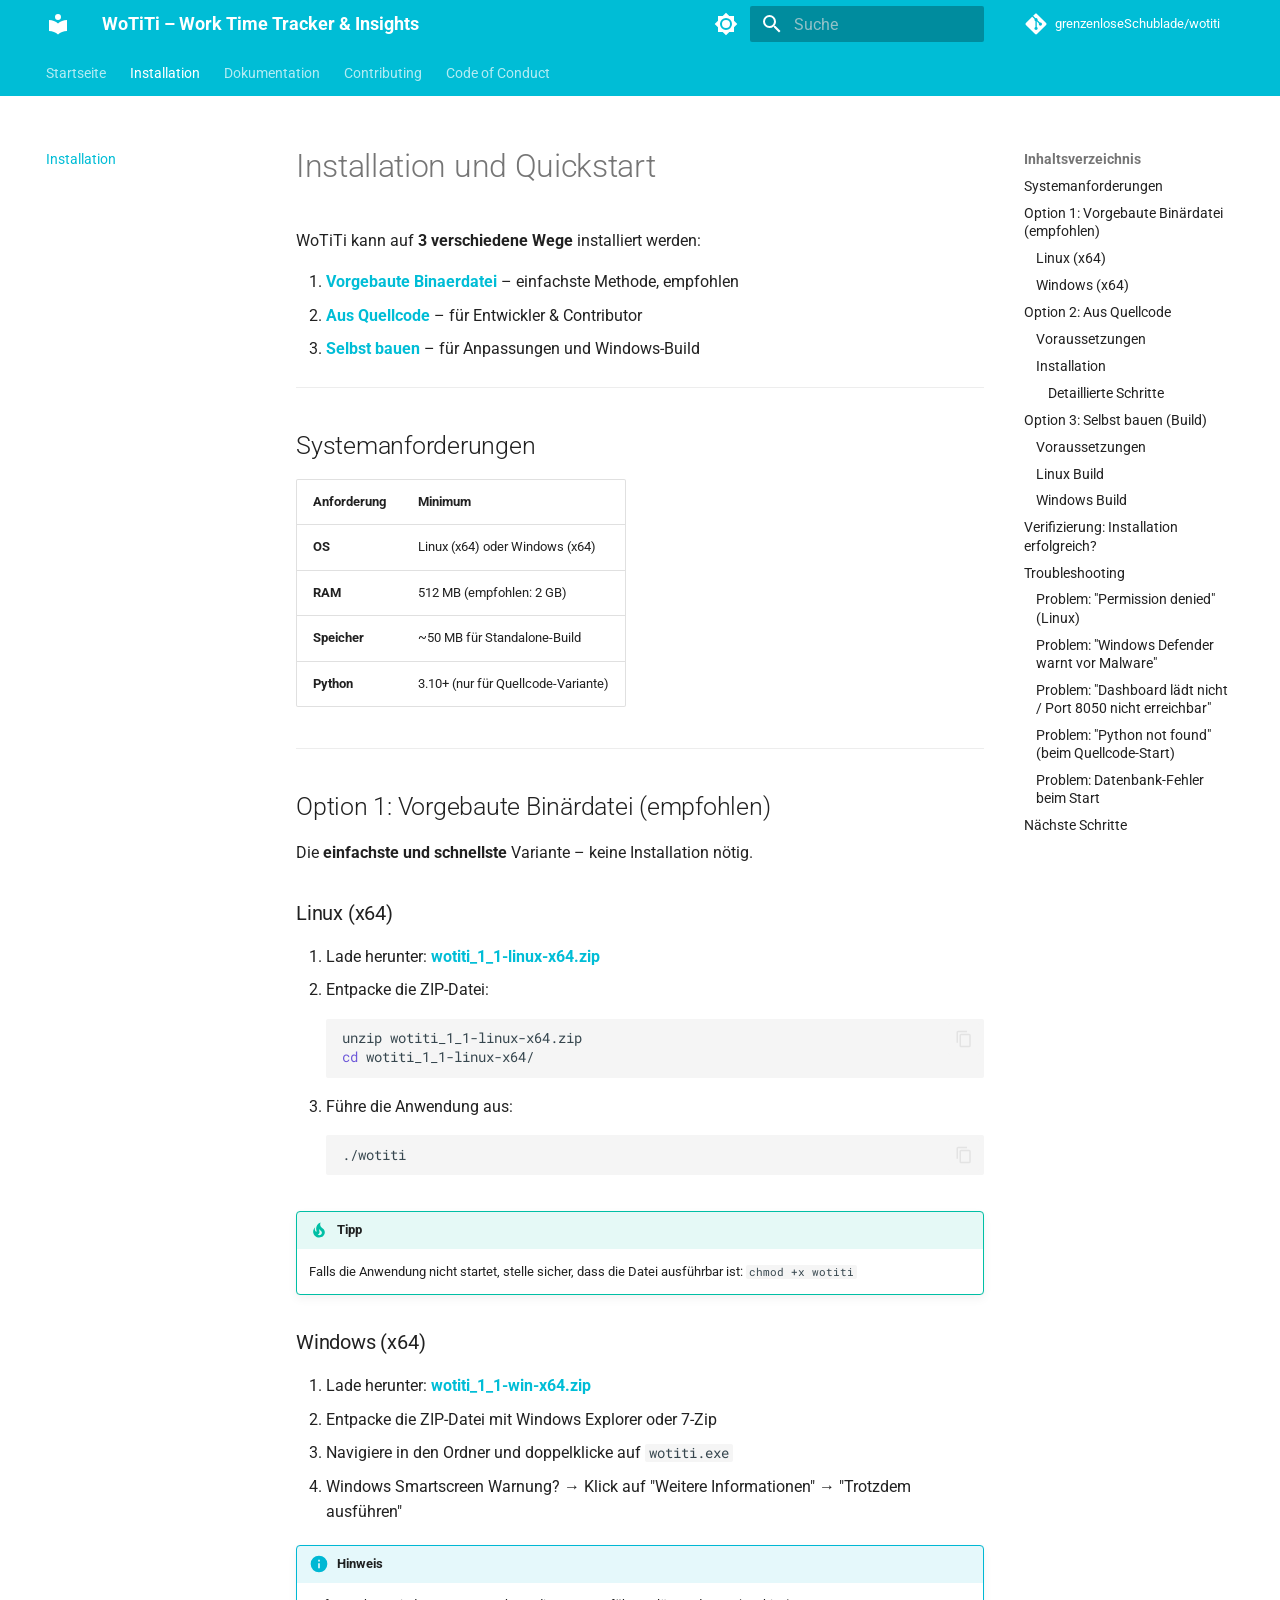
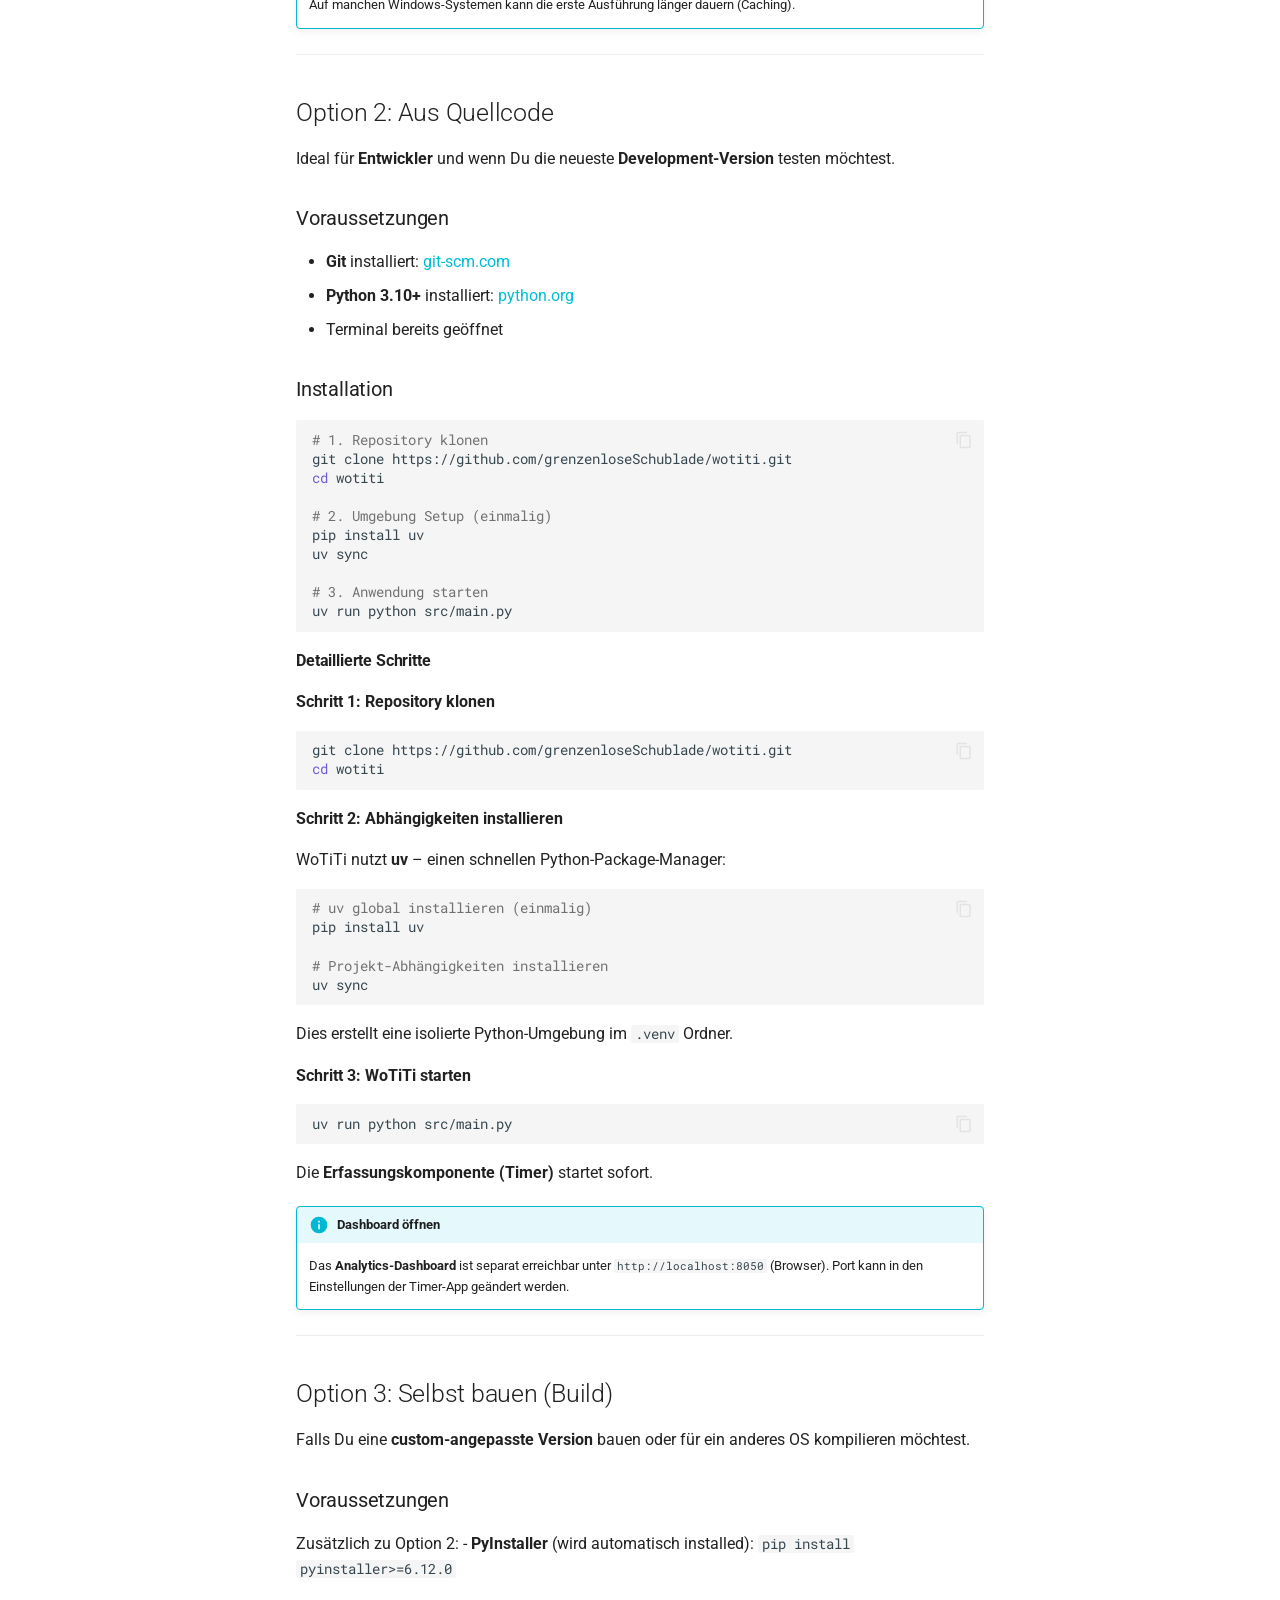
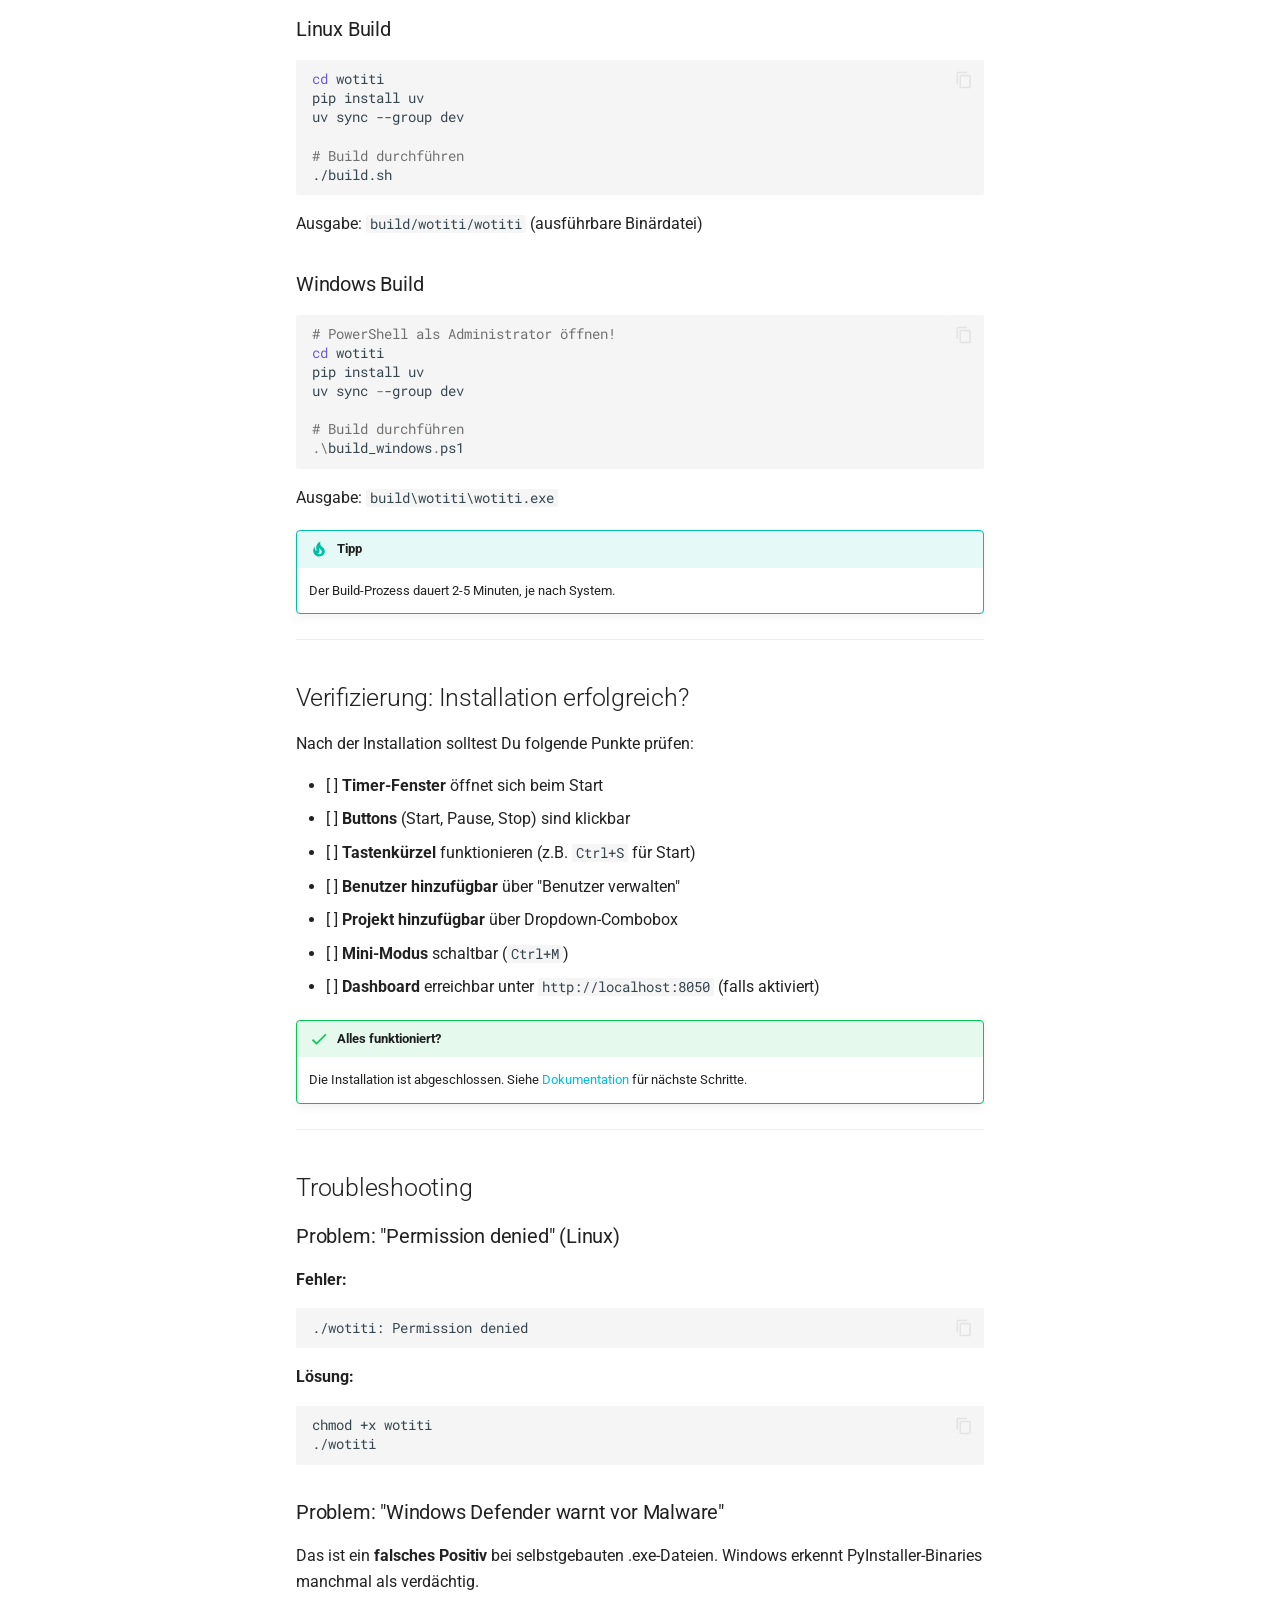
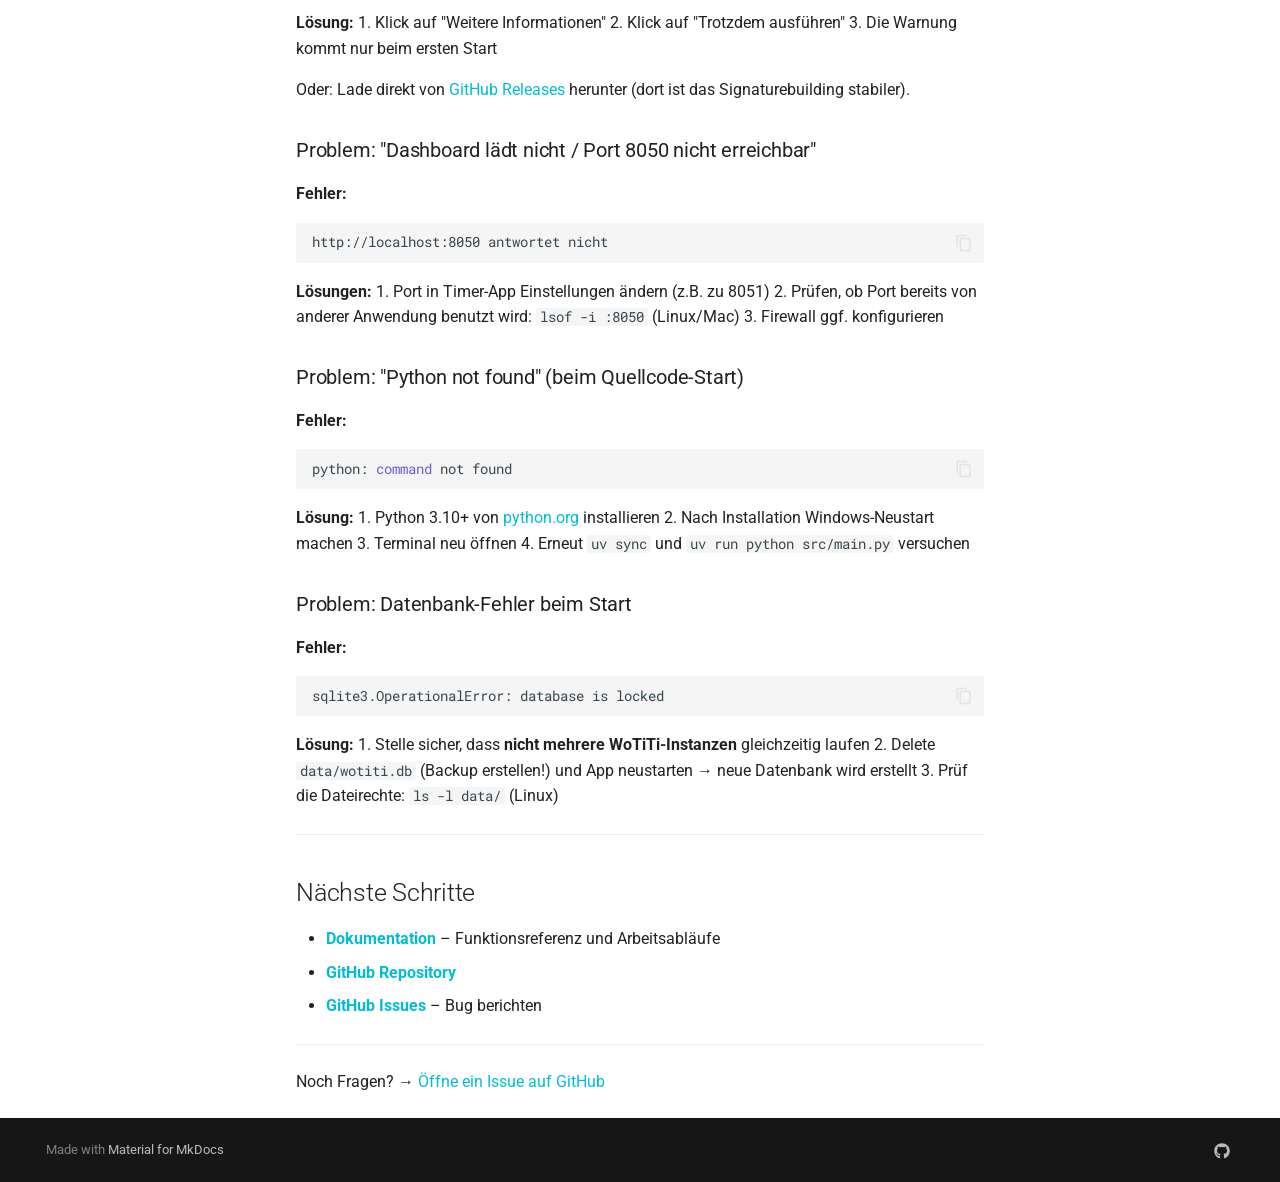
<file: site/installation/index.html>
<!doctype html>
<html lang="de" class="no-js">
  <head>
    
      <meta charset="utf-8">
      <meta name="viewport" content="width=device-width,initial-scale=1">
      
        <meta name="description" content="WoTiTi Installationsanleitung – Download, Quellcode-Setup, und Build-Anleitung für Linux und Windows.">
      
      
      
        <link rel="canonical" href="https://grenzenloseSchublade.github.io/wotiti/installation/">
      
      
        <link rel="prev" href="..">
      
      
        <link rel="next" href="../guide/dokumentation/">
      
      
        
      
      
      <link rel="icon" href="../assets/images/favicon.png">
      <meta name="generator" content="mkdocs-1.6.1, mkdocs-material-9.7.6">
    
    
      
        <title>Installation - WoTiTi – Work Time Tracker & Insights</title>
      
    
    
      <link rel="stylesheet" href="../assets/stylesheets/main.484c7ddc.min.css">
      
        
        <link rel="stylesheet" href="../assets/stylesheets/palette.ab4e12ef.min.css">
      
      


    
    
      
    
    
      
        
        
        <link rel="preconnect" href="https://fonts.gstatic.com" crossorigin>
        <link rel="stylesheet" href="https://fonts.googleapis.com/css?family=Roboto:300,300i,400,400i,700,700i%7CRoboto+Mono:400,400i,700,700i&display=fallback">
        <style>:root{--md-text-font:"Roboto";--md-code-font:"Roboto Mono"}</style>
      
    
    
    <script>__md_scope=new URL("..",location),__md_hash=e=>[...e].reduce(((e,_)=>(e<<5)-e+_.charCodeAt(0)),0),__md_get=(e,_=localStorage,t=__md_scope)=>JSON.parse(_.getItem(t.pathname+"."+e)),__md_set=(e,_,t=localStorage,a=__md_scope)=>{try{t.setItem(a.pathname+"."+e,JSON.stringify(_))}catch(e){}}</script>
    
      

    
    
  </head>
  
  
    
    
      
    
    
    
    
    <body dir="ltr" data-md-color-scheme="default" data-md-color-primary="cyan" data-md-color-accent="pink">
  
    
    <input class="md-toggle" data-md-toggle="drawer" type="checkbox" id="__drawer" autocomplete="off">
    <input class="md-toggle" data-md-toggle="search" type="checkbox" id="__search" autocomplete="off">
    <label class="md-overlay" for="__drawer"></label>
    <div data-md-component="skip">
      
        
        <a href="#installation-und-quickstart" class="md-skip">
          Zum Inhalt
        </a>
      
    </div>
    <div data-md-component="announce">
      
    </div>
    
    
      

<header class="md-header" data-md-component="header">
  <nav class="md-header__inner md-grid" aria-label="Kopfzeile">
    <a href=".." title="WoTiTi – Work Time Tracker &amp; Insights" class="md-header__button md-logo" aria-label="WoTiTi – Work Time Tracker & Insights" data-md-component="logo">
      
  
  <svg xmlns="http://www.w3.org/2000/svg" viewBox="0 0 24 24"><path d="M12 8a3 3 0 0 0 3-3 3 3 0 0 0-3-3 3 3 0 0 0-3 3 3 3 0 0 0 3 3m0 3.54C9.64 9.35 6.5 8 3 8v11c3.5 0 6.64 1.35 9 3.54 2.36-2.19 5.5-3.54 9-3.54V8c-3.5 0-6.64 1.35-9 3.54"/></svg>

    </a>
    <label class="md-header__button md-icon" for="__drawer">
      
      <svg xmlns="http://www.w3.org/2000/svg" viewBox="0 0 24 24"><path d="M3 6h18v2H3zm0 5h18v2H3zm0 5h18v2H3z"/></svg>
    </label>
    <div class="md-header__title" data-md-component="header-title">
      <div class="md-header__ellipsis">
        <div class="md-header__topic">
          <span class="md-ellipsis">
            WoTiTi – Work Time Tracker & Insights
          </span>
        </div>
        <div class="md-header__topic" data-md-component="header-topic">
          <span class="md-ellipsis">
            
              Installation
            
          </span>
        </div>
      </div>
    </div>
    
      
        <form class="md-header__option" data-md-component="palette">
  
    
    
    
    <input class="md-option" data-md-color-media="(prefers-color-scheme: light)" data-md-color-scheme="default" data-md-color-primary="cyan" data-md-color-accent="pink"  aria-label="Dunkel-Modus"  type="radio" name="__palette" id="__palette_0">
    
      <label class="md-header__button md-icon" title="Dunkel-Modus" for="__palette_1" hidden>
        <svg xmlns="http://www.w3.org/2000/svg" viewBox="0 0 24 24"><path d="M12 8a4 4 0 0 0-4 4 4 4 0 0 0 4 4 4 4 0 0 0 4-4 4 4 0 0 0-4-4m0 10a6 6 0 0 1-6-6 6 6 0 0 1 6-6 6 6 0 0 1 6 6 6 6 0 0 1-6 6m8-9.31V4h-4.69L12 .69 8.69 4H4v4.69L.69 12 4 15.31V20h4.69L12 23.31 15.31 20H20v-4.69L23.31 12z"/></svg>
      </label>
    
  
    
    
    
    <input class="md-option" data-md-color-media="(prefers-color-scheme: dark)" data-md-color-scheme="slate" data-md-color-primary="cyan" data-md-color-accent="pink"  aria-label="Hell-Modus"  type="radio" name="__palette" id="__palette_1">
    
      <label class="md-header__button md-icon" title="Hell-Modus" for="__palette_0" hidden>
        <svg xmlns="http://www.w3.org/2000/svg" viewBox="0 0 24 24"><path d="M12 18c-.89 0-1.74-.2-2.5-.55C11.56 16.5 13 14.42 13 12s-1.44-4.5-3.5-5.45C10.26 6.2 11.11 6 12 6a6 6 0 0 1 6 6 6 6 0 0 1-6 6m8-9.31V4h-4.69L12 .69 8.69 4H4v4.69L.69 12 4 15.31V20h4.69L12 23.31 15.31 20H20v-4.69L23.31 12z"/></svg>
      </label>
    
  
</form>
      
    
    
      <script>var palette=__md_get("__palette");if(palette&&palette.color){if("(prefers-color-scheme)"===palette.color.media){var media=matchMedia("(prefers-color-scheme: light)"),input=document.querySelector(media.matches?"[data-md-color-media='(prefers-color-scheme: light)']":"[data-md-color-media='(prefers-color-scheme: dark)']");palette.color.media=input.getAttribute("data-md-color-media"),palette.color.scheme=input.getAttribute("data-md-color-scheme"),palette.color.primary=input.getAttribute("data-md-color-primary"),palette.color.accent=input.getAttribute("data-md-color-accent")}for(var[key,value]of Object.entries(palette.color))document.body.setAttribute("data-md-color-"+key,value)}</script>
    
    
    
      
      
        <label class="md-header__button md-icon" for="__search">
          
          <svg xmlns="http://www.w3.org/2000/svg" viewBox="0 0 24 24"><path d="M9.5 3A6.5 6.5 0 0 1 16 9.5c0 1.61-.59 3.09-1.56 4.23l.27.27h.79l5 5-1.5 1.5-5-5v-.79l-.27-.27A6.52 6.52 0 0 1 9.5 16 6.5 6.5 0 0 1 3 9.5 6.5 6.5 0 0 1 9.5 3m0 2C7 5 5 7 5 9.5S7 14 9.5 14 14 12 14 9.5 12 5 9.5 5"/></svg>
        </label>
        <div class="md-search" data-md-component="search" role="dialog">
  <label class="md-search__overlay" for="__search"></label>
  <div class="md-search__inner" role="search">
    <form class="md-search__form" name="search">
      <input type="text" class="md-search__input" name="query" aria-label="Suche" placeholder="Suche" autocapitalize="off" autocorrect="off" autocomplete="off" spellcheck="false" data-md-component="search-query" required>
      <label class="md-search__icon md-icon" for="__search">
        
        <svg xmlns="http://www.w3.org/2000/svg" viewBox="0 0 24 24"><path d="M9.5 3A6.5 6.5 0 0 1 16 9.5c0 1.61-.59 3.09-1.56 4.23l.27.27h.79l5 5-1.5 1.5-5-5v-.79l-.27-.27A6.52 6.52 0 0 1 9.5 16 6.5 6.5 0 0 1 3 9.5 6.5 6.5 0 0 1 9.5 3m0 2C7 5 5 7 5 9.5S7 14 9.5 14 14 12 14 9.5 12 5 9.5 5"/></svg>
        
        <svg xmlns="http://www.w3.org/2000/svg" viewBox="0 0 24 24"><path d="M20 11v2H8l5.5 5.5-1.42 1.42L4.16 12l7.92-7.92L13.5 5.5 8 11z"/></svg>
      </label>
      <nav class="md-search__options" aria-label="Suche">
        
        <button type="reset" class="md-search__icon md-icon" title="Zurücksetzen" aria-label="Zurücksetzen" tabindex="-1">
          
          <svg xmlns="http://www.w3.org/2000/svg" viewBox="0 0 24 24"><path d="M19 6.41 17.59 5 12 10.59 6.41 5 5 6.41 10.59 12 5 17.59 6.41 19 12 13.41 17.59 19 19 17.59 13.41 12z"/></svg>
        </button>
      </nav>
      
        <div class="md-search__suggest" data-md-component="search-suggest"></div>
      
    </form>
    <div class="md-search__output">
      <div class="md-search__scrollwrap" tabindex="0" data-md-scrollfix>
        <div class="md-search-result" data-md-component="search-result">
          <div class="md-search-result__meta">
            Suche wird initialisiert
          </div>
          <ol class="md-search-result__list" role="presentation"></ol>
        </div>
      </div>
    </div>
  </div>
</div>
      
    
    
      <div class="md-header__source">
        <a href="https://github.com/grenzenloseSchublade/wotiti" title="Zum Repository" class="md-source" data-md-component="source">
  <div class="md-source__icon md-icon">
    
    <svg xmlns="http://www.w3.org/2000/svg" viewBox="0 0 448 512"><!--! Font Awesome Free 7.1.0 by @fontawesome - https://fontawesome.com License - https://fontawesome.com/license/free (Icons: CC BY 4.0, Fonts: SIL OFL 1.1, Code: MIT License) Copyright 2025 Fonticons, Inc.--><path d="M439.6 236.1 244 40.5c-5.4-5.5-12.8-8.5-20.4-8.5s-15 3-20.4 8.4L162.5 81l51.5 51.5c27.1-9.1 52.7 16.8 43.4 43.7l49.7 49.7c34.2-11.8 61.2 31 35.5 56.7-26.5 26.5-70.2-2.9-56-37.3L240.3 199v121.9c25.3 12.5 22.3 41.8 9.1 55-6.4 6.4-15.2 10.1-24.3 10.1s-17.8-3.6-24.3-10.1c-17.6-17.6-11.1-46.9 11.2-56v-123c-20.8-8.5-24.6-30.7-18.6-45L142.6 101 8.5 235.1C3 240.6 0 247.9 0 255.5s3 15 8.5 20.4l195.6 195.7c5.4 5.4 12.7 8.4 20.4 8.4s15-3 20.4-8.4l194.7-194.7c5.4-5.4 8.4-12.8 8.4-20.4s-3-15-8.4-20.4"/></svg>
  </div>
  <div class="md-source__repository">
    grenzenloseSchublade/wotiti
  </div>
</a>
      </div>
    
  </nav>
  
</header>
    
    <div class="md-container" data-md-component="container">
      
      
        
          
            
<nav class="md-tabs" aria-label="Hauptnavigation" data-md-component="tabs">
  <div class="md-grid">
    <ul class="md-tabs__list">
      
        
  
  
  
  
    <li class="md-tabs__item">
      <a href=".." class="md-tabs__link">
        
  
  
    
  
  Startseite

      </a>
    </li>
  

      
        
  
  
  
    
  
  
    <li class="md-tabs__item md-tabs__item--active">
      <a href="./" class="md-tabs__link">
        
  
  
    
  
  Installation

      </a>
    </li>
  

      
        
  
  
  
  
    <li class="md-tabs__item">
      <a href="../guide/dokumentation/" class="md-tabs__link">
        
  
  
    
  
  Dokumentation

      </a>
    </li>
  

      
        
  
  
  
  
    <li class="md-tabs__item">
      <a href="../contributing-guide/" class="md-tabs__link">
        
  
  
    
  
  Contributing

      </a>
    </li>
  

      
        
  
  
  
  
    <li class="md-tabs__item">
      <a href="../code-of-conduct/" class="md-tabs__link">
        
  
  
    
  
  Code of Conduct

      </a>
    </li>
  

      
    </ul>
  </div>
</nav>
          
        
      
      <main class="md-main" data-md-component="main">
        <div class="md-main__inner md-grid">
          
            
              
              <div class="md-sidebar md-sidebar--primary" data-md-component="sidebar" data-md-type="navigation" >
                <div class="md-sidebar__scrollwrap">
                  <div class="md-sidebar__inner">
                    


  


<nav class="md-nav md-nav--primary md-nav--lifted" aria-label="Navigation" data-md-level="0">
  <label class="md-nav__title" for="__drawer">
    <a href=".." title="WoTiTi – Work Time Tracker &amp; Insights" class="md-nav__button md-logo" aria-label="WoTiTi – Work Time Tracker & Insights" data-md-component="logo">
      
  
  <svg xmlns="http://www.w3.org/2000/svg" viewBox="0 0 24 24"><path d="M12 8a3 3 0 0 0 3-3 3 3 0 0 0-3-3 3 3 0 0 0-3 3 3 3 0 0 0 3 3m0 3.54C9.64 9.35 6.5 8 3 8v11c3.5 0 6.64 1.35 9 3.54 2.36-2.19 5.5-3.54 9-3.54V8c-3.5 0-6.64 1.35-9 3.54"/></svg>

    </a>
    WoTiTi – Work Time Tracker & Insights
  </label>
  
    <div class="md-nav__source">
      <a href="https://github.com/grenzenloseSchublade/wotiti" title="Zum Repository" class="md-source" data-md-component="source">
  <div class="md-source__icon md-icon">
    
    <svg xmlns="http://www.w3.org/2000/svg" viewBox="0 0 448 512"><!--! Font Awesome Free 7.1.0 by @fontawesome - https://fontawesome.com License - https://fontawesome.com/license/free (Icons: CC BY 4.0, Fonts: SIL OFL 1.1, Code: MIT License) Copyright 2025 Fonticons, Inc.--><path d="M439.6 236.1 244 40.5c-5.4-5.5-12.8-8.5-20.4-8.5s-15 3-20.4 8.4L162.5 81l51.5 51.5c27.1-9.1 52.7 16.8 43.4 43.7l49.7 49.7c34.2-11.8 61.2 31 35.5 56.7-26.5 26.5-70.2-2.9-56-37.3L240.3 199v121.9c25.3 12.5 22.3 41.8 9.1 55-6.4 6.4-15.2 10.1-24.3 10.1s-17.8-3.6-24.3-10.1c-17.6-17.6-11.1-46.9 11.2-56v-123c-20.8-8.5-24.6-30.7-18.6-45L142.6 101 8.5 235.1C3 240.6 0 247.9 0 255.5s3 15 8.5 20.4l195.6 195.7c5.4 5.4 12.7 8.4 20.4 8.4s15-3 20.4-8.4l194.7-194.7c5.4-5.4 8.4-12.8 8.4-20.4s-3-15-8.4-20.4"/></svg>
  </div>
  <div class="md-source__repository">
    grenzenloseSchublade/wotiti
  </div>
</a>
    </div>
  
  <ul class="md-nav__list" data-md-scrollfix>
    
      
      
  
  
  
  
    <li class="md-nav__item">
      <a href=".." class="md-nav__link">
        
  
  
  <span class="md-ellipsis">
    
  
    Startseite
  

    
  </span>
  
  

      </a>
    </li>
  

    
      
      
  
  
    
  
  
  
    <li class="md-nav__item md-nav__item--active">
      
      <input class="md-nav__toggle md-toggle" type="checkbox" id="__toc">
      
      
        
      
      
        <label class="md-nav__link md-nav__link--active" for="__toc">
          
  
  
  <span class="md-ellipsis">
    
  
    Installation
  

    
  </span>
  
  

          <span class="md-nav__icon md-icon"></span>
        </label>
      
      <a href="./" class="md-nav__link md-nav__link--active">
        
  
  
  <span class="md-ellipsis">
    
  
    Installation
  

    
  </span>
  
  

      </a>
      
        

<nav class="md-nav md-nav--secondary" aria-label="Inhaltsverzeichnis">
  
  
  
    
  
  
    <label class="md-nav__title" for="__toc">
      <span class="md-nav__icon md-icon"></span>
      Inhaltsverzeichnis
    </label>
    <ul class="md-nav__list" data-md-component="toc" data-md-scrollfix>
      
        <li class="md-nav__item">
  <a href="#systemanforderungen" class="md-nav__link">
    <span class="md-ellipsis">
      
        Systemanforderungen
      
    </span>
  </a>
  
</li>
      
        <li class="md-nav__item">
  <a href="#vorgebaute-binaerdatei" class="md-nav__link">
    <span class="md-ellipsis">
      
        Option 1: Vorgebaute Binärdatei (empfohlen)
      
    </span>
  </a>
  
    <nav class="md-nav" aria-label="Option 1: Vorgebaute Binärdatei (empfohlen)">
      <ul class="md-nav__list">
        
          <li class="md-nav__item">
  <a href="#linux-x64" class="md-nav__link">
    <span class="md-ellipsis">
      
        Linux (x64)
      
    </span>
  </a>
  
</li>
        
          <li class="md-nav__item">
  <a href="#windows-x64" class="md-nav__link">
    <span class="md-ellipsis">
      
        Windows (x64)
      
    </span>
  </a>
  
</li>
        
      </ul>
    </nav>
  
</li>
      
        <li class="md-nav__item">
  <a href="#aus-quellcode" class="md-nav__link">
    <span class="md-ellipsis">
      
        Option 2: Aus Quellcode
      
    </span>
  </a>
  
    <nav class="md-nav" aria-label="Option 2: Aus Quellcode">
      <ul class="md-nav__list">
        
          <li class="md-nav__item">
  <a href="#voraussetzungen" class="md-nav__link">
    <span class="md-ellipsis">
      
        Voraussetzungen
      
    </span>
  </a>
  
</li>
        
          <li class="md-nav__item">
  <a href="#installation" class="md-nav__link">
    <span class="md-ellipsis">
      
        Installation
      
    </span>
  </a>
  
    <nav class="md-nav" aria-label="Installation">
      <ul class="md-nav__list">
        
          <li class="md-nav__item">
  <a href="#detaillierte-schritte" class="md-nav__link">
    <span class="md-ellipsis">
      
        Detaillierte Schritte
      
    </span>
  </a>
  
</li>
        
      </ul>
    </nav>
  
</li>
        
      </ul>
    </nav>
  
</li>
      
        <li class="md-nav__item">
  <a href="#selbst-bauen" class="md-nav__link">
    <span class="md-ellipsis">
      
        Option 3: Selbst bauen (Build)
      
    </span>
  </a>
  
    <nav class="md-nav" aria-label="Option 3: Selbst bauen (Build)">
      <ul class="md-nav__list">
        
          <li class="md-nav__item">
  <a href="#voraussetzungen_1" class="md-nav__link">
    <span class="md-ellipsis">
      
        Voraussetzungen
      
    </span>
  </a>
  
</li>
        
          <li class="md-nav__item">
  <a href="#linux-build" class="md-nav__link">
    <span class="md-ellipsis">
      
        Linux Build
      
    </span>
  </a>
  
</li>
        
          <li class="md-nav__item">
  <a href="#windows-build" class="md-nav__link">
    <span class="md-ellipsis">
      
        Windows Build
      
    </span>
  </a>
  
</li>
        
      </ul>
    </nav>
  
</li>
      
        <li class="md-nav__item">
  <a href="#verifizierung-installation-erfolgreich" class="md-nav__link">
    <span class="md-ellipsis">
      
        Verifizierung: Installation erfolgreich?
      
    </span>
  </a>
  
</li>
      
        <li class="md-nav__item">
  <a href="#troubleshooting" class="md-nav__link">
    <span class="md-ellipsis">
      
        Troubleshooting
      
    </span>
  </a>
  
    <nav class="md-nav" aria-label="Troubleshooting">
      <ul class="md-nav__list">
        
          <li class="md-nav__item">
  <a href="#problem-permission-denied-linux" class="md-nav__link">
    <span class="md-ellipsis">
      
        Problem: "Permission denied" (Linux)
      
    </span>
  </a>
  
</li>
        
          <li class="md-nav__item">
  <a href="#problem-windows-defender-warnt-vor-malware" class="md-nav__link">
    <span class="md-ellipsis">
      
        Problem: "Windows Defender warnt vor Malware"
      
    </span>
  </a>
  
</li>
        
          <li class="md-nav__item">
  <a href="#problem-dashboard-ladt-nicht-port-8050-nicht-erreichbar" class="md-nav__link">
    <span class="md-ellipsis">
      
        Problem: "Dashboard lädt nicht / Port 8050 nicht erreichbar"
      
    </span>
  </a>
  
</li>
        
          <li class="md-nav__item">
  <a href="#problem-python-not-found-beim-quellcode-start" class="md-nav__link">
    <span class="md-ellipsis">
      
        Problem: "Python not found" (beim Quellcode-Start)
      
    </span>
  </a>
  
</li>
        
          <li class="md-nav__item">
  <a href="#problem-datenbank-fehler-beim-start" class="md-nav__link">
    <span class="md-ellipsis">
      
        Problem: Datenbank-Fehler beim Start
      
    </span>
  </a>
  
</li>
        
      </ul>
    </nav>
  
</li>
      
        <li class="md-nav__item">
  <a href="#nachste-schritte" class="md-nav__link">
    <span class="md-ellipsis">
      
        Nächste Schritte
      
    </span>
  </a>
  
</li>
      
    </ul>
  
</nav>
      
    </li>
  

    
      
      
  
  
  
  
    <li class="md-nav__item">
      <a href="../guide/dokumentation/" class="md-nav__link">
        
  
  
  <span class="md-ellipsis">
    
  
    Dokumentation
  

    
  </span>
  
  

      </a>
    </li>
  

    
      
      
  
  
  
  
    <li class="md-nav__item">
      <a href="../contributing-guide/" class="md-nav__link">
        
  
  
  <span class="md-ellipsis">
    
  
    Contributing
  

    
  </span>
  
  

      </a>
    </li>
  

    
      
      
  
  
  
  
    <li class="md-nav__item">
      <a href="../code-of-conduct/" class="md-nav__link">
        
  
  
  <span class="md-ellipsis">
    
  
    Code of Conduct
  

    
  </span>
  
  

      </a>
    </li>
  

    
  </ul>
</nav>
                  </div>
                </div>
              </div>
            
            
              
              <div class="md-sidebar md-sidebar--secondary" data-md-component="sidebar" data-md-type="toc" >
                <div class="md-sidebar__scrollwrap">
                  <div class="md-sidebar__inner">
                    

<nav class="md-nav md-nav--secondary" aria-label="Inhaltsverzeichnis">
  
  
  
    
  
  
    <label class="md-nav__title" for="__toc">
      <span class="md-nav__icon md-icon"></span>
      Inhaltsverzeichnis
    </label>
    <ul class="md-nav__list" data-md-component="toc" data-md-scrollfix>
      
        <li class="md-nav__item">
  <a href="#systemanforderungen" class="md-nav__link">
    <span class="md-ellipsis">
      
        Systemanforderungen
      
    </span>
  </a>
  
</li>
      
        <li class="md-nav__item">
  <a href="#vorgebaute-binaerdatei" class="md-nav__link">
    <span class="md-ellipsis">
      
        Option 1: Vorgebaute Binärdatei (empfohlen)
      
    </span>
  </a>
  
    <nav class="md-nav" aria-label="Option 1: Vorgebaute Binärdatei (empfohlen)">
      <ul class="md-nav__list">
        
          <li class="md-nav__item">
  <a href="#linux-x64" class="md-nav__link">
    <span class="md-ellipsis">
      
        Linux (x64)
      
    </span>
  </a>
  
</li>
        
          <li class="md-nav__item">
  <a href="#windows-x64" class="md-nav__link">
    <span class="md-ellipsis">
      
        Windows (x64)
      
    </span>
  </a>
  
</li>
        
      </ul>
    </nav>
  
</li>
      
        <li class="md-nav__item">
  <a href="#aus-quellcode" class="md-nav__link">
    <span class="md-ellipsis">
      
        Option 2: Aus Quellcode
      
    </span>
  </a>
  
    <nav class="md-nav" aria-label="Option 2: Aus Quellcode">
      <ul class="md-nav__list">
        
          <li class="md-nav__item">
  <a href="#voraussetzungen" class="md-nav__link">
    <span class="md-ellipsis">
      
        Voraussetzungen
      
    </span>
  </a>
  
</li>
        
          <li class="md-nav__item">
  <a href="#installation" class="md-nav__link">
    <span class="md-ellipsis">
      
        Installation
      
    </span>
  </a>
  
    <nav class="md-nav" aria-label="Installation">
      <ul class="md-nav__list">
        
          <li class="md-nav__item">
  <a href="#detaillierte-schritte" class="md-nav__link">
    <span class="md-ellipsis">
      
        Detaillierte Schritte
      
    </span>
  </a>
  
</li>
        
      </ul>
    </nav>
  
</li>
        
      </ul>
    </nav>
  
</li>
      
        <li class="md-nav__item">
  <a href="#selbst-bauen" class="md-nav__link">
    <span class="md-ellipsis">
      
        Option 3: Selbst bauen (Build)
      
    </span>
  </a>
  
    <nav class="md-nav" aria-label="Option 3: Selbst bauen (Build)">
      <ul class="md-nav__list">
        
          <li class="md-nav__item">
  <a href="#voraussetzungen_1" class="md-nav__link">
    <span class="md-ellipsis">
      
        Voraussetzungen
      
    </span>
  </a>
  
</li>
        
          <li class="md-nav__item">
  <a href="#linux-build" class="md-nav__link">
    <span class="md-ellipsis">
      
        Linux Build
      
    </span>
  </a>
  
</li>
        
          <li class="md-nav__item">
  <a href="#windows-build" class="md-nav__link">
    <span class="md-ellipsis">
      
        Windows Build
      
    </span>
  </a>
  
</li>
        
      </ul>
    </nav>
  
</li>
      
        <li class="md-nav__item">
  <a href="#verifizierung-installation-erfolgreich" class="md-nav__link">
    <span class="md-ellipsis">
      
        Verifizierung: Installation erfolgreich?
      
    </span>
  </a>
  
</li>
      
        <li class="md-nav__item">
  <a href="#troubleshooting" class="md-nav__link">
    <span class="md-ellipsis">
      
        Troubleshooting
      
    </span>
  </a>
  
    <nav class="md-nav" aria-label="Troubleshooting">
      <ul class="md-nav__list">
        
          <li class="md-nav__item">
  <a href="#problem-permission-denied-linux" class="md-nav__link">
    <span class="md-ellipsis">
      
        Problem: "Permission denied" (Linux)
      
    </span>
  </a>
  
</li>
        
          <li class="md-nav__item">
  <a href="#problem-windows-defender-warnt-vor-malware" class="md-nav__link">
    <span class="md-ellipsis">
      
        Problem: "Windows Defender warnt vor Malware"
      
    </span>
  </a>
  
</li>
        
          <li class="md-nav__item">
  <a href="#problem-dashboard-ladt-nicht-port-8050-nicht-erreichbar" class="md-nav__link">
    <span class="md-ellipsis">
      
        Problem: "Dashboard lädt nicht / Port 8050 nicht erreichbar"
      
    </span>
  </a>
  
</li>
        
          <li class="md-nav__item">
  <a href="#problem-python-not-found-beim-quellcode-start" class="md-nav__link">
    <span class="md-ellipsis">
      
        Problem: "Python not found" (beim Quellcode-Start)
      
    </span>
  </a>
  
</li>
        
          <li class="md-nav__item">
  <a href="#problem-datenbank-fehler-beim-start" class="md-nav__link">
    <span class="md-ellipsis">
      
        Problem: Datenbank-Fehler beim Start
      
    </span>
  </a>
  
</li>
        
      </ul>
    </nav>
  
</li>
      
        <li class="md-nav__item">
  <a href="#nachste-schritte" class="md-nav__link">
    <span class="md-ellipsis">
      
        Nächste Schritte
      
    </span>
  </a>
  
</li>
      
    </ul>
  
</nav>
                  </div>
                </div>
              </div>
            
          
          
            <div class="md-content" data-md-component="content">
              
              <article class="md-content__inner md-typeset">
                
                  


  
  


<h1 id="installation-und-quickstart">Installation und Quickstart<a class="headerlink" href="#installation-und-quickstart" title="Permanent link">&para;</a></h1>
<p>WoTiTi kann auf <strong>3 verschiedene Wege</strong> installiert werden:</p>
<ol>
<li><strong><a href="#vorgebaute-binaerdatei">Vorgebaute Binaerdatei</a></strong> – einfachste Methode, empfohlen</li>
<li><strong><a href="#aus-quellcode">Aus Quellcode</a></strong> – für Entwickler &amp; Contributor</li>
<li><strong><a href="#selbst-bauen">Selbst bauen</a></strong> – für Anpassungen und Windows-Build</li>
</ol>
<hr />
<h2 id="systemanforderungen">Systemanforderungen<a class="headerlink" href="#systemanforderungen" title="Permanent link">&para;</a></h2>
<table>
<thead>
<tr>
<th>Anforderung</th>
<th>Minimum</th>
</tr>
</thead>
<tbody>
<tr>
<td><strong>OS</strong></td>
<td>Linux (x64) oder Windows (x64)</td>
</tr>
<tr>
<td><strong>RAM</strong></td>
<td>512 MB (empfohlen: 2 GB)</td>
</tr>
<tr>
<td><strong>Speicher</strong></td>
<td>~50 MB für Standalone-Build</td>
</tr>
<tr>
<td><strong>Python</strong></td>
<td>3.10+ (nur für Quellcode-Variante)</td>
</tr>
</tbody>
</table>
<hr />
<h2 id="vorgebaute-binaerdatei">Option 1: Vorgebaute Binärdatei (empfohlen)<a class="headerlink" href="#vorgebaute-binaerdatei" title="Permanent link">&para;</a></h2>
<p>Die <strong>einfachste und schnellste</strong> Variante – keine Installation nötig.</p>
<h3 id="linux-x64">Linux (x64)<a class="headerlink" href="#linux-x64" title="Permanent link">&para;</a></h3>
<ol>
<li>Lade herunter: <a href="https://github.com/grenzenloseSchublade/wotiti/releases/download/v1.1.0/wotiti_1_1-linux-x64.zip"><strong>wotiti_1_1-linux-x64.zip</strong></a></li>
<li>Entpacke die ZIP-Datei:
   <div class="highlight"><pre><span></span><code>unzip<span class="w"> </span>wotiti_1_1-linux-x64.zip
<span class="nb">cd</span><span class="w"> </span>wotiti_1_1-linux-x64/
</code></pre></div></li>
<li>Führe die Anwendung aus:
   <div class="highlight"><pre><span></span><code>./wotiti
</code></pre></div></li>
</ol>
<div class="admonition tip">
<p class="admonition-title">Tipp</p>
<p>Falls die Anwendung nicht startet, stelle sicher, dass die Datei ausführbar ist: <code>chmod +x wotiti</code></p>
</div>
<h3 id="windows-x64">Windows (x64)<a class="headerlink" href="#windows-x64" title="Permanent link">&para;</a></h3>
<ol>
<li>Lade herunter: <a href="https://github.com/grenzenloseSchublade/wotiti/releases/download/v1.1.0/wotiti_1_1-win-x64.zip"><strong>wotiti_1_1-win-x64.zip</strong></a></li>
<li>Entpacke die ZIP-Datei mit Windows Explorer oder 7-Zip</li>
<li>Navigiere in den Ordner und doppelklicke auf <code>wotiti.exe</code></li>
<li>Windows Smartscreen Warnung? → Klick auf "Weitere Informationen" → "Trotzdem ausführen"</li>
</ol>
<div class="admonition info">
<p class="admonition-title">Hinweis</p>
<p>Auf manchen Windows-Systemen kann die erste Ausführung länger dauern (Caching).</p>
</div>
<hr />
<h2 id="aus-quellcode">Option 2: Aus Quellcode<a class="headerlink" href="#aus-quellcode" title="Permanent link">&para;</a></h2>
<p>Ideal für <strong>Entwickler</strong> und wenn Du die neueste <strong>Development-Version</strong> testen möchtest.</p>
<h3 id="voraussetzungen">Voraussetzungen<a class="headerlink" href="#voraussetzungen" title="Permanent link">&para;</a></h3>
<ul>
<li><strong>Git</strong> installiert: <a href="https://git-scm.com">git-scm.com</a></li>
<li><strong>Python 3.10+</strong> installiert: <a href="https://www.python.org/downloads">python.org</a></li>
<li>Terminal bereits geöffnet</li>
</ul>
<h3 id="installation">Installation<a class="headerlink" href="#installation" title="Permanent link">&para;</a></h3>
<div class="highlight"><pre><span></span><code><span class="c1"># 1. Repository klonen</span>
git<span class="w"> </span>clone<span class="w"> </span>https://github.com/grenzenloseSchublade/wotiti.git
<span class="nb">cd</span><span class="w"> </span>wotiti

<span class="c1"># 2. Umgebung Setup (einmalig)</span>
pip<span class="w"> </span>install<span class="w"> </span>uv
uv<span class="w"> </span>sync

<span class="c1"># 3. Anwendung starten</span>
uv<span class="w"> </span>run<span class="w"> </span>python<span class="w"> </span>src/main.py
</code></pre></div>
<h4 id="detaillierte-schritte">Detaillierte Schritte<a class="headerlink" href="#detaillierte-schritte" title="Permanent link">&para;</a></h4>
<p><strong>Schritt 1: Repository klonen</strong></p>
<div class="highlight"><pre><span></span><code>git<span class="w"> </span>clone<span class="w"> </span>https://github.com/grenzenloseSchublade/wotiti.git
<span class="nb">cd</span><span class="w"> </span>wotiti
</code></pre></div>
<p><strong>Schritt 2: Abhängigkeiten installieren</strong></p>
<p>WoTiTi nutzt <strong>uv</strong> – einen schnellen Python-Package-Manager:</p>
<div class="highlight"><pre><span></span><code><span class="c1"># uv global installieren (einmalig)</span>
pip<span class="w"> </span>install<span class="w"> </span>uv

<span class="c1"># Projekt-Abhängigkeiten installieren</span>
uv<span class="w"> </span>sync
</code></pre></div>
<p>Dies erstellt eine isolierte Python-Umgebung im <code>.venv</code> Ordner.</p>
<p><strong>Schritt 3: WoTiTi starten</strong></p>
<div class="highlight"><pre><span></span><code>uv<span class="w"> </span>run<span class="w"> </span>python<span class="w"> </span>src/main.py
</code></pre></div>
<p>Die <strong>Erfassungs­komponente (Timer)</strong> startet sofort.</p>
<div class="admonition info">
<p class="admonition-title">Dashboard öffnen</p>
<p>Das <strong>Analytics-Dashboard</strong> ist separat erreichbar unter <code>http://localhost:8050</code> (Browser).
Port kann in den Einstellungen der Timer-App geändert werden.</p>
</div>
<hr />
<h2 id="selbst-bauen">Option 3: Selbst bauen (Build)<a class="headerlink" href="#selbst-bauen" title="Permanent link">&para;</a></h2>
<p>Falls Du eine <strong>custom-angepasste Version</strong> bauen oder für ein anderes OS kompilieren möchtest.</p>
<h3 id="voraussetzungen_1">Voraussetzungen<a class="headerlink" href="#voraussetzungen_1" title="Permanent link">&para;</a></h3>
<p>Zusätzlich zu Option 2:
- <strong>PyInstaller</strong> (wird automatisch installed): <code>pip install pyinstaller&gt;=6.12.0</code></p>
<h3 id="linux-build">Linux Build<a class="headerlink" href="#linux-build" title="Permanent link">&para;</a></h3>
<div class="highlight"><pre><span></span><code><span class="nb">cd</span><span class="w"> </span>wotiti
pip<span class="w"> </span>install<span class="w"> </span>uv
uv<span class="w"> </span>sync<span class="w"> </span>--group<span class="w"> </span>dev

<span class="c1"># Build durchführen</span>
./build.sh
</code></pre></div>
<p>Ausgabe: <code>build/wotiti/wotiti</code> (ausführbare Binärdatei)</p>
<h3 id="windows-build">Windows Build<a class="headerlink" href="#windows-build" title="Permanent link">&para;</a></h3>
<div class="highlight"><pre><span></span><code><span class="c"># PowerShell als Administrator öffnen!</span>
<span class="nb">cd </span><span class="n">wotiti</span>
<span class="n">pip</span> <span class="n">install</span> <span class="n">uv</span>
<span class="n">uv</span> <span class="n">sync</span> <span class="p">-</span><span class="n">-group</span> <span class="n">dev</span>

<span class="c"># Build durchführen</span>
<span class="p">.\</span><span class="n">build_windows</span><span class="p">.</span><span class="n">ps1</span>
</code></pre></div>
<p>Ausgabe: <code>build\wotiti\wotiti.exe</code></p>
<div class="admonition tip">
<p class="admonition-title">Tipp</p>
<p>Der Build-Prozess dauert 2-5 Minuten, je nach System.</p>
</div>
<hr />
<h2 id="verifizierung-installation-erfolgreich">Verifizierung: Installation erfolgreich?<a class="headerlink" href="#verifizierung-installation-erfolgreich" title="Permanent link">&para;</a></h2>
<p>Nach der Installation solltest Du folgende Punkte prüfen:</p>
<ul>
<li>[ ] <strong>Timer-Fenster</strong> öffnet sich beim Start</li>
<li>[ ] <strong>Buttons</strong> (Start, Pause, Stop) sind klickbar</li>
<li>[ ] <strong>Tastenkürzel</strong> funktionieren (z.B. <code>Ctrl+S</code> für Start)</li>
<li>[ ] <strong>Benutzer hinzufügbar</strong> über "Benutzer verwalten"</li>
<li>[ ] <strong>Projekt hinzufügbar</strong> über Dropdown-Combobox</li>
<li>[ ] <strong>Mini-Modus</strong> schaltbar (<code>Ctrl+M</code>)</li>
<li>[ ] <strong>Dashboard</strong> erreichbar unter <code>http://localhost:8050</code> (falls aktiviert)</li>
</ul>
<div class="admonition success">
<p class="admonition-title">Alles funktioniert?</p>
<p>Die Installation ist abgeschlossen. Siehe <a href="../guide/dokumentation/">Dokumentation</a> für nächste Schritte.</p>
</div>
<hr />
<h2 id="troubleshooting">Troubleshooting<a class="headerlink" href="#troubleshooting" title="Permanent link">&para;</a></h2>
<h3 id="problem-permission-denied-linux">Problem: "Permission denied" (Linux)<a class="headerlink" href="#problem-permission-denied-linux" title="Permanent link">&para;</a></h3>
<p><strong>Fehler:</strong>
<div class="highlight"><pre><span></span><code>./wotiti:<span class="w"> </span>Permission<span class="w"> </span>denied
</code></pre></div></p>
<p><strong>Lösung:</strong>
<div class="highlight"><pre><span></span><code>chmod<span class="w"> </span>+x<span class="w"> </span>wotiti
./wotiti
</code></pre></div></p>
<h3 id="problem-windows-defender-warnt-vor-malware">Problem: "Windows Defender warnt vor Malware"<a class="headerlink" href="#problem-windows-defender-warnt-vor-malware" title="Permanent link">&para;</a></h3>
<p>Das ist ein <strong>falsches Positiv</strong> bei selbstgebauten .exe-Dateien. Windows erkennt PyInstaller-Binaries manchmal als verdächtig.</p>
<p><strong>Lösung:</strong>
1. Klick auf "Weitere Informationen"
2. Klick auf "Trotzdem ausführen"
3. Die Warnung kommt nur beim ersten Start</p>
<p>Oder: Lade direkt von <a href="https://github.com/grenzenloseSchublade/wotiti/releases">GitHub Releases</a> herunter (dort ist das Signaturebuilding stabiler).</p>
<h3 id="problem-dashboard-ladt-nicht-port-8050-nicht-erreichbar">Problem: "Dashboard lädt nicht / Port 8050 nicht erreichbar"<a class="headerlink" href="#problem-dashboard-ladt-nicht-port-8050-nicht-erreichbar" title="Permanent link">&para;</a></h3>
<p><strong>Fehler:</strong>
<div class="highlight"><pre><span></span><code>http://localhost:8050 antwortet nicht
</code></pre></div></p>
<p><strong>Lösungen:</strong>
1. Port in Timer-App Einstellungen ändern (z.B. zu 8051)
2. Prüfen, ob Port bereits von anderer Anwendung benutzt wird: <code>lsof -i :8050</code> (Linux/Mac)
3. Firewall ggf. konfigurieren</p>
<h3 id="problem-python-not-found-beim-quellcode-start">Problem: "Python not found" (beim Quellcode-Start)<a class="headerlink" href="#problem-python-not-found-beim-quellcode-start" title="Permanent link">&para;</a></h3>
<p><strong>Fehler:</strong>
<div class="highlight"><pre><span></span><code>python:<span class="w"> </span><span class="nb">command</span><span class="w"> </span>not<span class="w"> </span>found
</code></pre></div></p>
<p><strong>Lösung:</strong>
1. Python 3.10+ von <a href="https://www.python.org/downloads">python.org</a> installieren
2. Nach Installation Windows-Neustart machen
3. Terminal neu öffnen
4. Erneut <code>uv sync</code> und <code>uv run python src/main.py</code> versuchen</p>
<h3 id="problem-datenbank-fehler-beim-start">Problem: Datenbank-Fehler beim Start<a class="headerlink" href="#problem-datenbank-fehler-beim-start" title="Permanent link">&para;</a></h3>
<p><strong>Fehler:</strong>
<div class="highlight"><pre><span></span><code>sqlite3.OperationalError: database is locked
</code></pre></div></p>
<p><strong>Lösung:</strong>
1. Stelle sicher, dass <strong>nicht mehrere WoTiTi-Instanzen</strong> gleichzeitig laufen
2. Delete <code>data/wotiti.db</code> (Backup erstellen!) und App neustarten → neue Datenbank wird erstellt
3. Prüf die Dateirechte: <code>ls -l data/</code> (Linux)</p>
<hr />
<h2 id="nachste-schritte">Nächste Schritte<a class="headerlink" href="#nachste-schritte" title="Permanent link">&para;</a></h2>
<ul>
<li><strong><a href="../guide/dokumentation/">Dokumentation</a></strong> – Funktionsreferenz und Arbeitsabläufe</li>
<li><strong><a href="https://github.com/grenzenloseSchublade/wotiti">GitHub Repository</a></strong></li>
<li><strong><a href="https://github.com/grenzenloseSchublade/wotiti/issues">GitHub Issues</a></strong> – Bug berichten</li>
</ul>
<hr />
<p>Noch Fragen? → <a href="https://github.com/grenzenloseSchublade/wotiti/issues/new">Öffne ein Issue auf GitHub</a></p>







  
  






                
              </article>
            </div>
          
          
<script>var target=document.getElementById(location.hash.slice(1));target&&target.name&&(target.checked=target.name.startsWith("__tabbed_"))</script>
        </div>
        
      </main>
      
        <footer class="md-footer">
  
  <div class="md-footer-meta md-typeset">
    <div class="md-footer-meta__inner md-grid">
      <div class="md-copyright">
  
  
    Made with
    <a href="https://squidfunk.github.io/mkdocs-material/" target="_blank" rel="noopener">
      Material for MkDocs
    </a>
  
</div>
      
        
<div class="md-social">
  
    
    
    
    
      
      
    
    <a href="https://github.com/grenzenloseSchublade/wotiti" target="_blank" rel="noopener" title="github.com" class="md-social__link">
      <svg xmlns="http://www.w3.org/2000/svg" viewBox="0 0 512 512"><!--! Font Awesome Free 7.1.0 by @fontawesome - https://fontawesome.com License - https://fontawesome.com/license/free (Icons: CC BY 4.0, Fonts: SIL OFL 1.1, Code: MIT License) Copyright 2025 Fonticons, Inc.--><path d="M173.9 397.4c0 2-2.3 3.6-5.2 3.6-3.3.3-5.6-1.3-5.6-3.6 0-2 2.3-3.6 5.2-3.6 3-.3 5.6 1.3 5.6 3.6m-31.1-4.5c-.7 2 1.3 4.3 4.3 4.9 2.6 1 5.6 0 6.2-2s-1.3-4.3-4.3-5.2c-2.6-.7-5.5.3-6.2 2.3m44.2-1.7c-2.9.7-4.9 2.6-4.6 4.9.3 2 2.9 3.3 5.9 2.6 2.9-.7 4.9-2.6 4.6-4.6-.3-1.9-3-3.2-5.9-2.9M252.8 8C114.1 8 8 113.3 8 252c0 110.9 69.8 205.8 169.5 239.2 12.8 2.3 17.3-5.6 17.3-12.1 0-6.2-.3-40.4-.3-61.4 0 0-70 15-84.7-29.8 0 0-11.4-29.1-27.8-36.6 0 0-22.9-15.7 1.6-15.4 0 0 24.9 2 38.6 25.8 21.9 38.6 58.6 27.5 72.9 20.9 2.3-16 8.8-27.1 16-33.7-55.9-6.2-112.3-14.3-112.3-110.5 0-27.5 7.6-41.3 23.6-58.9-2.6-6.5-11.1-33.3 2.6-67.9 20.9-6.5 69 27 69 27 20-5.6 41.5-8.5 62.8-8.5s42.8 2.9 62.8 8.5c0 0 48.1-33.6 69-27 13.7 34.7 5.2 61.4 2.6 67.9 16 17.7 25.8 31.5 25.8 58.9 0 96.5-58.9 104.2-114.8 110.5 9.2 7.9 17 22.9 17 46.4 0 33.7-.3 75.4-.3 83.6 0 6.5 4.6 14.4 17.3 12.1C436.2 457.8 504 362.9 504 252 504 113.3 391.5 8 252.8 8M105.2 352.9c-1.3 1-1 3.3.7 5.2 1.6 1.6 3.9 2.3 5.2 1 1.3-1 1-3.3-.7-5.2-1.6-1.6-3.9-2.3-5.2-1m-10.8-8.1c-.7 1.3.3 2.9 2.3 3.9 1.6 1 3.6.7 4.3-.7.7-1.3-.3-2.9-2.3-3.9-2-.6-3.6-.3-4.3.7m32.4 35.6c-1.6 1.3-1 4.3 1.3 6.2 2.3 2.3 5.2 2.6 6.5 1 1.3-1.3.7-4.3-1.3-6.2-2.2-2.3-5.2-2.6-6.5-1m-11.4-14.7c-1.6 1-1.6 3.6 0 5.9s4.3 3.3 5.6 2.3c1.6-1.3 1.6-3.9 0-6.2-1.4-2.3-4-3.3-5.6-2"/></svg>
    </a>
  
</div>
      
    </div>
  </div>
</footer>
      
    </div>
    <div class="md-dialog" data-md-component="dialog">
      <div class="md-dialog__inner md-typeset"></div>
    </div>
    
    
    
      
      
      <script id="__config" type="application/json">{"annotate": null, "base": "..", "features": ["navigation.tabs", "navigation.instant", "navigation.tracking", "content.code.copy", "content.code.select", "search.suggest", "search.highlight"], "search": "../assets/javascripts/workers/search.2c215733.min.js", "tags": null, "translations": {"clipboard.copied": "In Zwischenablage kopiert", "clipboard.copy": "In Zwischenablage kopieren", "search.result.more.one": "1 weiteres Suchergebnis auf dieser Seite", "search.result.more.other": "# weitere Suchergebnisse auf dieser Seite", "search.result.none": "Keine Suchergebnisse", "search.result.one": "1 Suchergebnis", "search.result.other": "# Suchergebnisse", "search.result.placeholder": "Suchbegriff eingeben", "search.result.term.missing": "Es fehlt", "select.version": "Version ausw\u00e4hlen"}, "version": null}</script>
    
    
      <script src="../assets/javascripts/bundle.79ae519e.min.js"></script>
      
    
  </body>
</html>
</file>
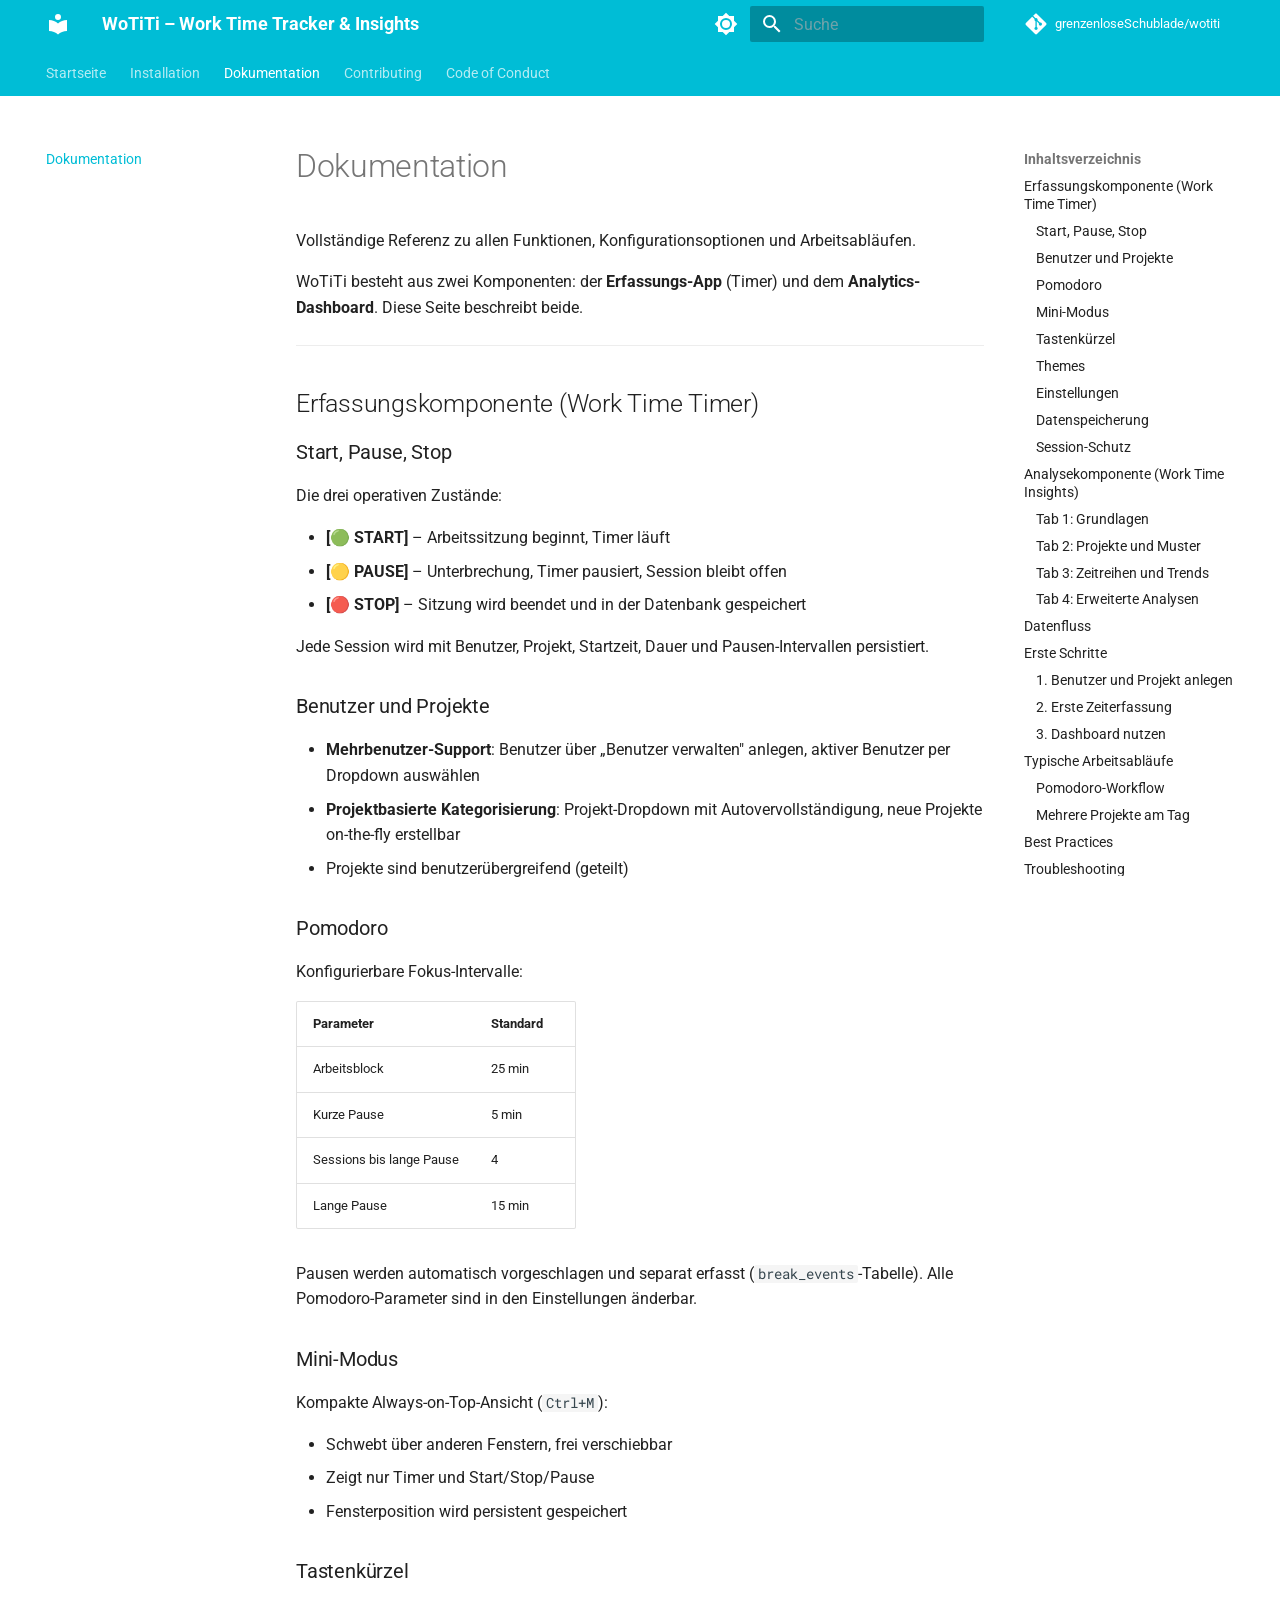
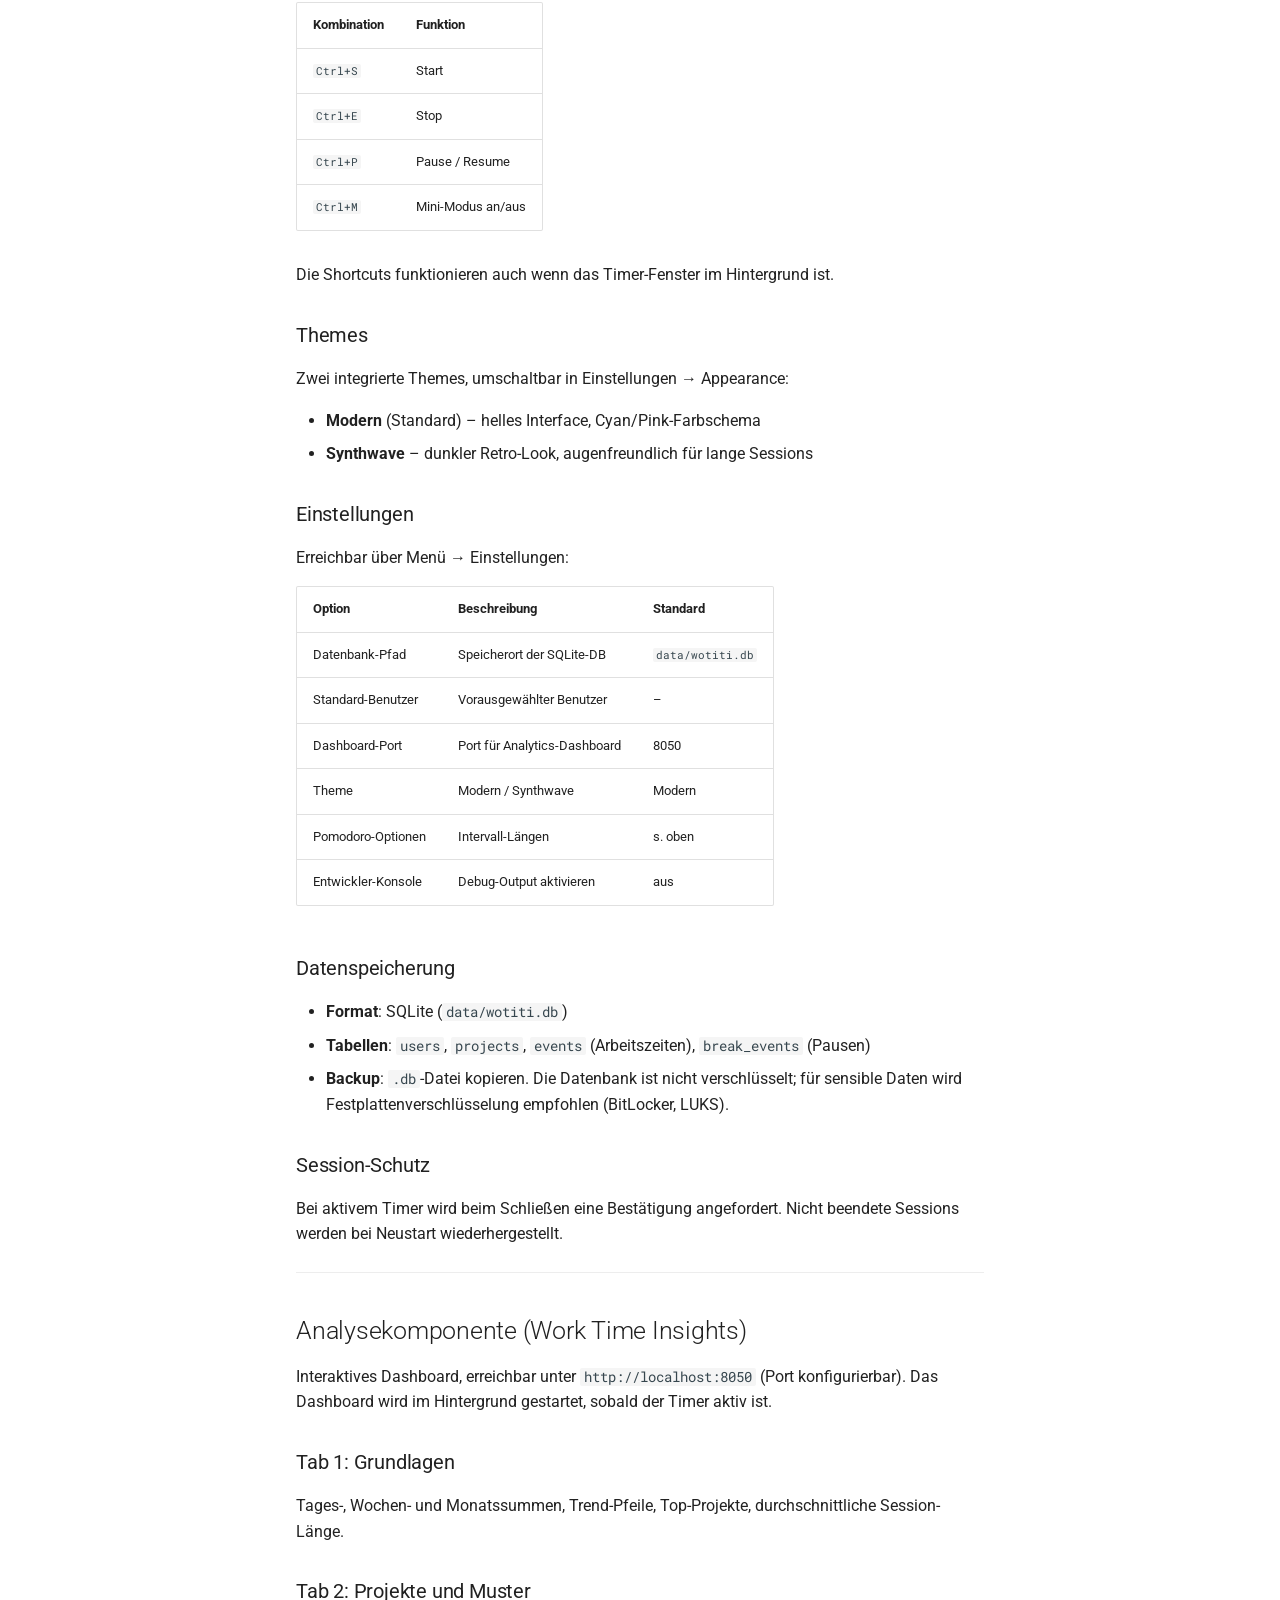
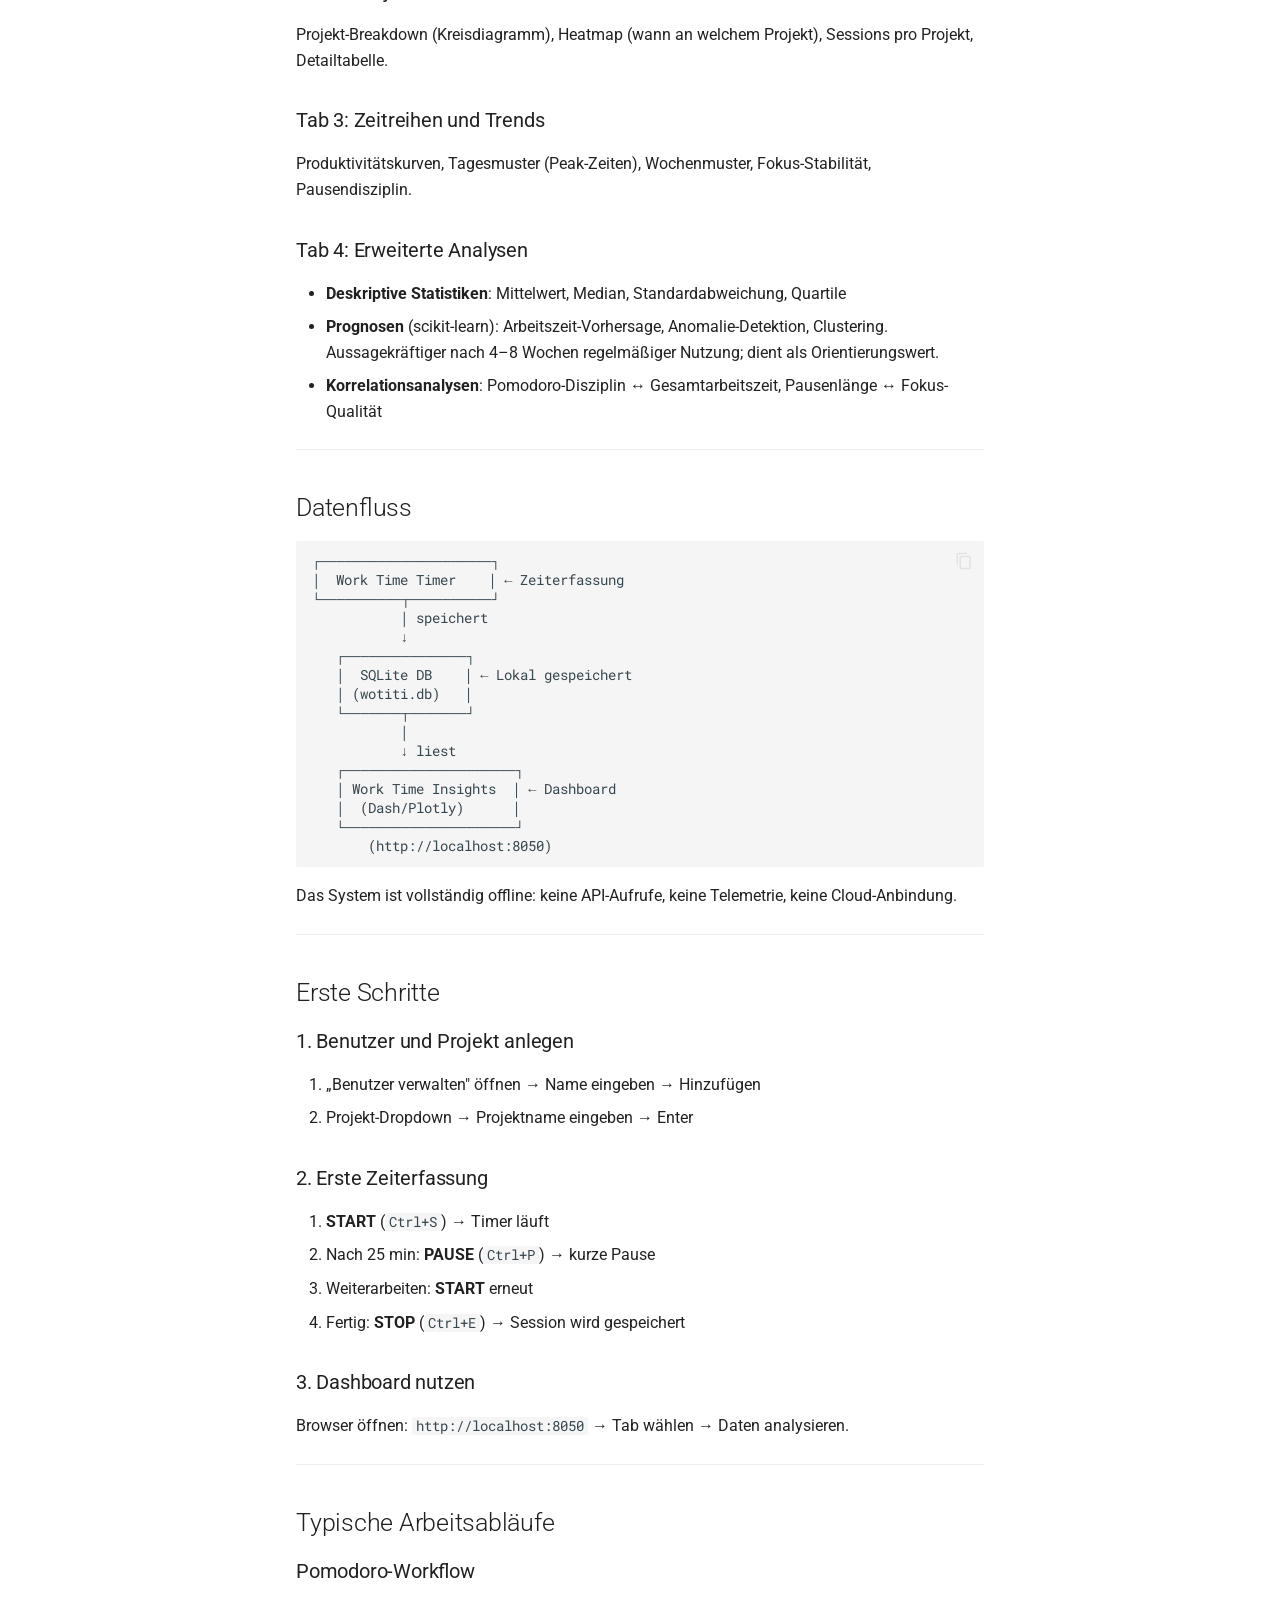
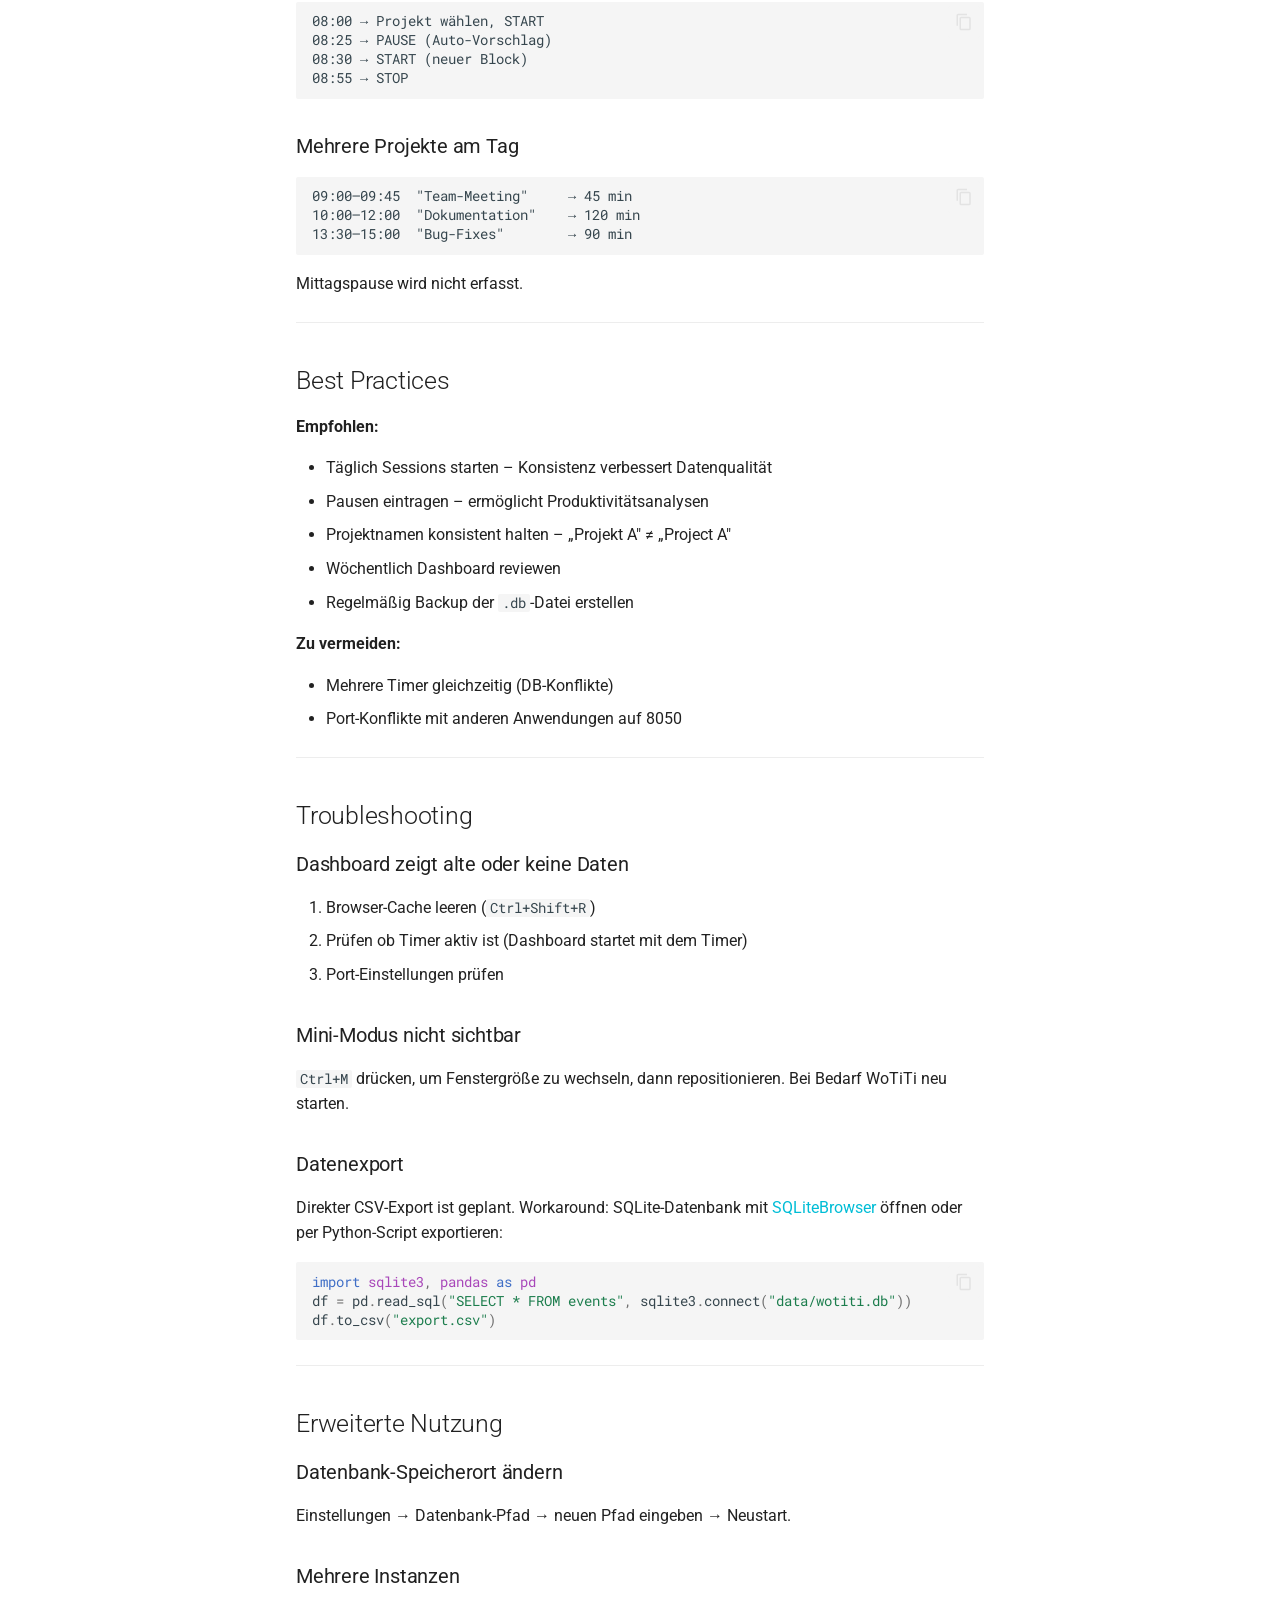
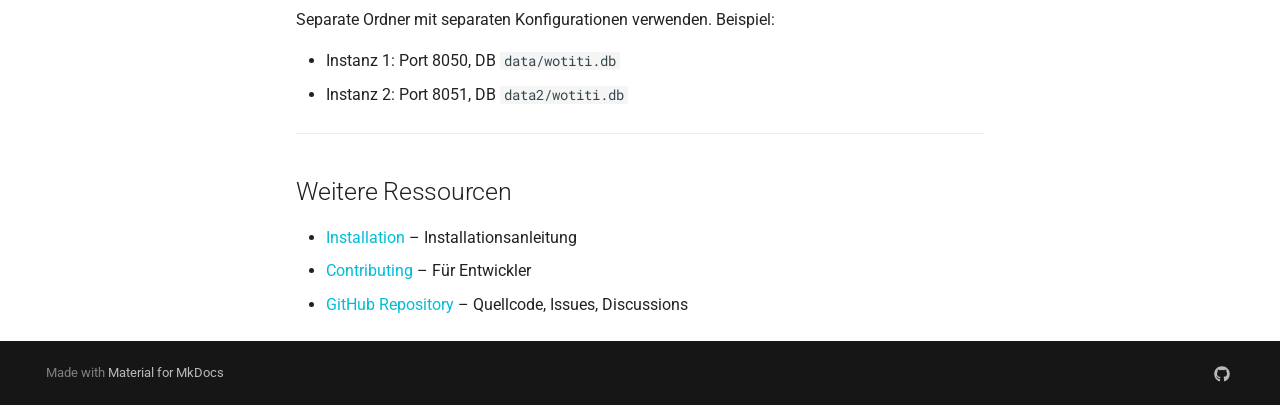
<file: site/guide/dokumentation/index.html>
<!doctype html>
<html lang="de" class="no-js">
  <head>
    
      <meta charset="utf-8">
      <meta name="viewport" content="width=device-width,initial-scale=1">
      
        <meta name="description" content="WoTiTi Dokumentation – Funktionsreferenz, Bedienungsanleitung und Konfiguration.">
      
      
      
        <link rel="canonical" href="https://grenzenloseSchublade.github.io/wotiti/guide/dokumentation/">
      
      
        <link rel="prev" href="../../installation/">
      
      
        <link rel="next" href="../../contributing-guide/">
      
      
        
      
      
      <link rel="icon" href="../../assets/images/favicon.png">
      <meta name="generator" content="mkdocs-1.6.1, mkdocs-material-9.7.6">
    
    
      
        <title>Dokumentation - WoTiTi – Work Time Tracker & Insights</title>
      
    
    
      <link rel="stylesheet" href="../../assets/stylesheets/main.484c7ddc.min.css">
      
        
        <link rel="stylesheet" href="../../assets/stylesheets/palette.ab4e12ef.min.css">
      
      


    
    
      
    
    
      
        
        
        <link rel="preconnect" href="https://fonts.gstatic.com" crossorigin>
        <link rel="stylesheet" href="https://fonts.googleapis.com/css?family=Roboto:300,300i,400,400i,700,700i%7CRoboto+Mono:400,400i,700,700i&display=fallback">
        <style>:root{--md-text-font:"Roboto";--md-code-font:"Roboto Mono"}</style>
      
    
    
    <script>__md_scope=new URL("../..",location),__md_hash=e=>[...e].reduce(((e,_)=>(e<<5)-e+_.charCodeAt(0)),0),__md_get=(e,_=localStorage,t=__md_scope)=>JSON.parse(_.getItem(t.pathname+"."+e)),__md_set=(e,_,t=localStorage,a=__md_scope)=>{try{t.setItem(a.pathname+"."+e,JSON.stringify(_))}catch(e){}}</script>
    
      

    
    
  </head>
  
  
    
    
      
    
    
    
    
    <body dir="ltr" data-md-color-scheme="default" data-md-color-primary="cyan" data-md-color-accent="pink">
  
    
    <input class="md-toggle" data-md-toggle="drawer" type="checkbox" id="__drawer" autocomplete="off">
    <input class="md-toggle" data-md-toggle="search" type="checkbox" id="__search" autocomplete="off">
    <label class="md-overlay" for="__drawer"></label>
    <div data-md-component="skip">
      
        
        <a href="#dokumentation" class="md-skip">
          Zum Inhalt
        </a>
      
    </div>
    <div data-md-component="announce">
      
    </div>
    
    
      

<header class="md-header" data-md-component="header">
  <nav class="md-header__inner md-grid" aria-label="Kopfzeile">
    <a href="../.." title="WoTiTi – Work Time Tracker &amp; Insights" class="md-header__button md-logo" aria-label="WoTiTi – Work Time Tracker & Insights" data-md-component="logo">
      
  
  <svg xmlns="http://www.w3.org/2000/svg" viewBox="0 0 24 24"><path d="M12 8a3 3 0 0 0 3-3 3 3 0 0 0-3-3 3 3 0 0 0-3 3 3 3 0 0 0 3 3m0 3.54C9.64 9.35 6.5 8 3 8v11c3.5 0 6.64 1.35 9 3.54 2.36-2.19 5.5-3.54 9-3.54V8c-3.5 0-6.64 1.35-9 3.54"/></svg>

    </a>
    <label class="md-header__button md-icon" for="__drawer">
      
      <svg xmlns="http://www.w3.org/2000/svg" viewBox="0 0 24 24"><path d="M3 6h18v2H3zm0 5h18v2H3zm0 5h18v2H3z"/></svg>
    </label>
    <div class="md-header__title" data-md-component="header-title">
      <div class="md-header__ellipsis">
        <div class="md-header__topic">
          <span class="md-ellipsis">
            WoTiTi – Work Time Tracker & Insights
          </span>
        </div>
        <div class="md-header__topic" data-md-component="header-topic">
          <span class="md-ellipsis">
            
              Dokumentation
            
          </span>
        </div>
      </div>
    </div>
    
      
        <form class="md-header__option" data-md-component="palette">
  
    
    
    
    <input class="md-option" data-md-color-media="(prefers-color-scheme: light)" data-md-color-scheme="default" data-md-color-primary="cyan" data-md-color-accent="pink"  aria-label="Dunkel-Modus"  type="radio" name="__palette" id="__palette_0">
    
      <label class="md-header__button md-icon" title="Dunkel-Modus" for="__palette_1" hidden>
        <svg xmlns="http://www.w3.org/2000/svg" viewBox="0 0 24 24"><path d="M12 8a4 4 0 0 0-4 4 4 4 0 0 0 4 4 4 4 0 0 0 4-4 4 4 0 0 0-4-4m0 10a6 6 0 0 1-6-6 6 6 0 0 1 6-6 6 6 0 0 1 6 6 6 6 0 0 1-6 6m8-9.31V4h-4.69L12 .69 8.69 4H4v4.69L.69 12 4 15.31V20h4.69L12 23.31 15.31 20H20v-4.69L23.31 12z"/></svg>
      </label>
    
  
    
    
    
    <input class="md-option" data-md-color-media="(prefers-color-scheme: dark)" data-md-color-scheme="slate" data-md-color-primary="cyan" data-md-color-accent="pink"  aria-label="Hell-Modus"  type="radio" name="__palette" id="__palette_1">
    
      <label class="md-header__button md-icon" title="Hell-Modus" for="__palette_0" hidden>
        <svg xmlns="http://www.w3.org/2000/svg" viewBox="0 0 24 24"><path d="M12 18c-.89 0-1.74-.2-2.5-.55C11.56 16.5 13 14.42 13 12s-1.44-4.5-3.5-5.45C10.26 6.2 11.11 6 12 6a6 6 0 0 1 6 6 6 6 0 0 1-6 6m8-9.31V4h-4.69L12 .69 8.69 4H4v4.69L.69 12 4 15.31V20h4.69L12 23.31 15.31 20H20v-4.69L23.31 12z"/></svg>
      </label>
    
  
</form>
      
    
    
      <script>var palette=__md_get("__palette");if(palette&&palette.color){if("(prefers-color-scheme)"===palette.color.media){var media=matchMedia("(prefers-color-scheme: light)"),input=document.querySelector(media.matches?"[data-md-color-media='(prefers-color-scheme: light)']":"[data-md-color-media='(prefers-color-scheme: dark)']");palette.color.media=input.getAttribute("data-md-color-media"),palette.color.scheme=input.getAttribute("data-md-color-scheme"),palette.color.primary=input.getAttribute("data-md-color-primary"),palette.color.accent=input.getAttribute("data-md-color-accent")}for(var[key,value]of Object.entries(palette.color))document.body.setAttribute("data-md-color-"+key,value)}</script>
    
    
    
      
      
        <label class="md-header__button md-icon" for="__search">
          
          <svg xmlns="http://www.w3.org/2000/svg" viewBox="0 0 24 24"><path d="M9.5 3A6.5 6.5 0 0 1 16 9.5c0 1.61-.59 3.09-1.56 4.23l.27.27h.79l5 5-1.5 1.5-5-5v-.79l-.27-.27A6.52 6.52 0 0 1 9.5 16 6.5 6.5 0 0 1 3 9.5 6.5 6.5 0 0 1 9.5 3m0 2C7 5 5 7 5 9.5S7 14 9.5 14 14 12 14 9.5 12 5 9.5 5"/></svg>
        </label>
        <div class="md-search" data-md-component="search" role="dialog">
  <label class="md-search__overlay" for="__search"></label>
  <div class="md-search__inner" role="search">
    <form class="md-search__form" name="search">
      <input type="text" class="md-search__input" name="query" aria-label="Suche" placeholder="Suche" autocapitalize="off" autocorrect="off" autocomplete="off" spellcheck="false" data-md-component="search-query" required>
      <label class="md-search__icon md-icon" for="__search">
        
        <svg xmlns="http://www.w3.org/2000/svg" viewBox="0 0 24 24"><path d="M9.5 3A6.5 6.5 0 0 1 16 9.5c0 1.61-.59 3.09-1.56 4.23l.27.27h.79l5 5-1.5 1.5-5-5v-.79l-.27-.27A6.52 6.52 0 0 1 9.5 16 6.5 6.5 0 0 1 3 9.5 6.5 6.5 0 0 1 9.5 3m0 2C7 5 5 7 5 9.5S7 14 9.5 14 14 12 14 9.5 12 5 9.5 5"/></svg>
        
        <svg xmlns="http://www.w3.org/2000/svg" viewBox="0 0 24 24"><path d="M20 11v2H8l5.5 5.5-1.42 1.42L4.16 12l7.92-7.92L13.5 5.5 8 11z"/></svg>
      </label>
      <nav class="md-search__options" aria-label="Suche">
        
        <button type="reset" class="md-search__icon md-icon" title="Zurücksetzen" aria-label="Zurücksetzen" tabindex="-1">
          
          <svg xmlns="http://www.w3.org/2000/svg" viewBox="0 0 24 24"><path d="M19 6.41 17.59 5 12 10.59 6.41 5 5 6.41 10.59 12 5 17.59 6.41 19 12 13.41 17.59 19 19 17.59 13.41 12z"/></svg>
        </button>
      </nav>
      
        <div class="md-search__suggest" data-md-component="search-suggest"></div>
      
    </form>
    <div class="md-search__output">
      <div class="md-search__scrollwrap" tabindex="0" data-md-scrollfix>
        <div class="md-search-result" data-md-component="search-result">
          <div class="md-search-result__meta">
            Suche wird initialisiert
          </div>
          <ol class="md-search-result__list" role="presentation"></ol>
        </div>
      </div>
    </div>
  </div>
</div>
      
    
    
      <div class="md-header__source">
        <a href="https://github.com/grenzenloseSchublade/wotiti" title="Zum Repository" class="md-source" data-md-component="source">
  <div class="md-source__icon md-icon">
    
    <svg xmlns="http://www.w3.org/2000/svg" viewBox="0 0 448 512"><!--! Font Awesome Free 7.1.0 by @fontawesome - https://fontawesome.com License - https://fontawesome.com/license/free (Icons: CC BY 4.0, Fonts: SIL OFL 1.1, Code: MIT License) Copyright 2025 Fonticons, Inc.--><path d="M439.6 236.1 244 40.5c-5.4-5.5-12.8-8.5-20.4-8.5s-15 3-20.4 8.4L162.5 81l51.5 51.5c27.1-9.1 52.7 16.8 43.4 43.7l49.7 49.7c34.2-11.8 61.2 31 35.5 56.7-26.5 26.5-70.2-2.9-56-37.3L240.3 199v121.9c25.3 12.5 22.3 41.8 9.1 55-6.4 6.4-15.2 10.1-24.3 10.1s-17.8-3.6-24.3-10.1c-17.6-17.6-11.1-46.9 11.2-56v-123c-20.8-8.5-24.6-30.7-18.6-45L142.6 101 8.5 235.1C3 240.6 0 247.9 0 255.5s3 15 8.5 20.4l195.6 195.7c5.4 5.4 12.7 8.4 20.4 8.4s15-3 20.4-8.4l194.7-194.7c5.4-5.4 8.4-12.8 8.4-20.4s-3-15-8.4-20.4"/></svg>
  </div>
  <div class="md-source__repository">
    grenzenloseSchublade/wotiti
  </div>
</a>
      </div>
    
  </nav>
  
</header>
    
    <div class="md-container" data-md-component="container">
      
      
        
          
            
<nav class="md-tabs" aria-label="Hauptnavigation" data-md-component="tabs">
  <div class="md-grid">
    <ul class="md-tabs__list">
      
        
  
  
  
  
    <li class="md-tabs__item">
      <a href="../.." class="md-tabs__link">
        
  
  
    
  
  Startseite

      </a>
    </li>
  

      
        
  
  
  
  
    <li class="md-tabs__item">
      <a href="../../installation/" class="md-tabs__link">
        
  
  
    
  
  Installation

      </a>
    </li>
  

      
        
  
  
  
    
  
  
    <li class="md-tabs__item md-tabs__item--active">
      <a href="./" class="md-tabs__link">
        
  
  
    
  
  Dokumentation

      </a>
    </li>
  

      
        
  
  
  
  
    <li class="md-tabs__item">
      <a href="../../contributing-guide/" class="md-tabs__link">
        
  
  
    
  
  Contributing

      </a>
    </li>
  

      
        
  
  
  
  
    <li class="md-tabs__item">
      <a href="../../code-of-conduct/" class="md-tabs__link">
        
  
  
    
  
  Code of Conduct

      </a>
    </li>
  

      
    </ul>
  </div>
</nav>
          
        
      
      <main class="md-main" data-md-component="main">
        <div class="md-main__inner md-grid">
          
            
              
              <div class="md-sidebar md-sidebar--primary" data-md-component="sidebar" data-md-type="navigation" >
                <div class="md-sidebar__scrollwrap">
                  <div class="md-sidebar__inner">
                    


  


<nav class="md-nav md-nav--primary md-nav--lifted" aria-label="Navigation" data-md-level="0">
  <label class="md-nav__title" for="__drawer">
    <a href="../.." title="WoTiTi – Work Time Tracker &amp; Insights" class="md-nav__button md-logo" aria-label="WoTiTi – Work Time Tracker & Insights" data-md-component="logo">
      
  
  <svg xmlns="http://www.w3.org/2000/svg" viewBox="0 0 24 24"><path d="M12 8a3 3 0 0 0 3-3 3 3 0 0 0-3-3 3 3 0 0 0-3 3 3 3 0 0 0 3 3m0 3.54C9.64 9.35 6.5 8 3 8v11c3.5 0 6.64 1.35 9 3.54 2.36-2.19 5.5-3.54 9-3.54V8c-3.5 0-6.64 1.35-9 3.54"/></svg>

    </a>
    WoTiTi – Work Time Tracker & Insights
  </label>
  
    <div class="md-nav__source">
      <a href="https://github.com/grenzenloseSchublade/wotiti" title="Zum Repository" class="md-source" data-md-component="source">
  <div class="md-source__icon md-icon">
    
    <svg xmlns="http://www.w3.org/2000/svg" viewBox="0 0 448 512"><!--! Font Awesome Free 7.1.0 by @fontawesome - https://fontawesome.com License - https://fontawesome.com/license/free (Icons: CC BY 4.0, Fonts: SIL OFL 1.1, Code: MIT License) Copyright 2025 Fonticons, Inc.--><path d="M439.6 236.1 244 40.5c-5.4-5.5-12.8-8.5-20.4-8.5s-15 3-20.4 8.4L162.5 81l51.5 51.5c27.1-9.1 52.7 16.8 43.4 43.7l49.7 49.7c34.2-11.8 61.2 31 35.5 56.7-26.5 26.5-70.2-2.9-56-37.3L240.3 199v121.9c25.3 12.5 22.3 41.8 9.1 55-6.4 6.4-15.2 10.1-24.3 10.1s-17.8-3.6-24.3-10.1c-17.6-17.6-11.1-46.9 11.2-56v-123c-20.8-8.5-24.6-30.7-18.6-45L142.6 101 8.5 235.1C3 240.6 0 247.9 0 255.5s3 15 8.5 20.4l195.6 195.7c5.4 5.4 12.7 8.4 20.4 8.4s15-3 20.4-8.4l194.7-194.7c5.4-5.4 8.4-12.8 8.4-20.4s-3-15-8.4-20.4"/></svg>
  </div>
  <div class="md-source__repository">
    grenzenloseSchublade/wotiti
  </div>
</a>
    </div>
  
  <ul class="md-nav__list" data-md-scrollfix>
    
      
      
  
  
  
  
    <li class="md-nav__item">
      <a href="../.." class="md-nav__link">
        
  
  
  <span class="md-ellipsis">
    
  
    Startseite
  

    
  </span>
  
  

      </a>
    </li>
  

    
      
      
  
  
  
  
    <li class="md-nav__item">
      <a href="../../installation/" class="md-nav__link">
        
  
  
  <span class="md-ellipsis">
    
  
    Installation
  

    
  </span>
  
  

      </a>
    </li>
  

    
      
      
  
  
    
  
  
  
    <li class="md-nav__item md-nav__item--active">
      
      <input class="md-nav__toggle md-toggle" type="checkbox" id="__toc">
      
      
        
      
      
        <label class="md-nav__link md-nav__link--active" for="__toc">
          
  
  
  <span class="md-ellipsis">
    
  
    Dokumentation
  

    
  </span>
  
  

          <span class="md-nav__icon md-icon"></span>
        </label>
      
      <a href="./" class="md-nav__link md-nav__link--active">
        
  
  
  <span class="md-ellipsis">
    
  
    Dokumentation
  

    
  </span>
  
  

      </a>
      
        

<nav class="md-nav md-nav--secondary" aria-label="Inhaltsverzeichnis">
  
  
  
    
  
  
    <label class="md-nav__title" for="__toc">
      <span class="md-nav__icon md-icon"></span>
      Inhaltsverzeichnis
    </label>
    <ul class="md-nav__list" data-md-component="toc" data-md-scrollfix>
      
        <li class="md-nav__item">
  <a href="#erfassungskomponente-work-time-timer" class="md-nav__link">
    <span class="md-ellipsis">
      
        Erfassungskomponente (Work Time Timer)
      
    </span>
  </a>
  
    <nav class="md-nav" aria-label="Erfassungskomponente (Work Time Timer)">
      <ul class="md-nav__list">
        
          <li class="md-nav__item">
  <a href="#start-pause-stop" class="md-nav__link">
    <span class="md-ellipsis">
      
        Start, Pause, Stop
      
    </span>
  </a>
  
</li>
        
          <li class="md-nav__item">
  <a href="#benutzer-und-projekte" class="md-nav__link">
    <span class="md-ellipsis">
      
        Benutzer und Projekte
      
    </span>
  </a>
  
</li>
        
          <li class="md-nav__item">
  <a href="#pomodoro" class="md-nav__link">
    <span class="md-ellipsis">
      
        Pomodoro
      
    </span>
  </a>
  
</li>
        
          <li class="md-nav__item">
  <a href="#mini-modus" class="md-nav__link">
    <span class="md-ellipsis">
      
        Mini-Modus
      
    </span>
  </a>
  
</li>
        
          <li class="md-nav__item">
  <a href="#tastenkurzel" class="md-nav__link">
    <span class="md-ellipsis">
      
        Tastenkürzel
      
    </span>
  </a>
  
</li>
        
          <li class="md-nav__item">
  <a href="#themes" class="md-nav__link">
    <span class="md-ellipsis">
      
        Themes
      
    </span>
  </a>
  
</li>
        
          <li class="md-nav__item">
  <a href="#einstellungen" class="md-nav__link">
    <span class="md-ellipsis">
      
        Einstellungen
      
    </span>
  </a>
  
</li>
        
          <li class="md-nav__item">
  <a href="#datenspeicherung" class="md-nav__link">
    <span class="md-ellipsis">
      
        Datenspeicherung
      
    </span>
  </a>
  
</li>
        
          <li class="md-nav__item">
  <a href="#session-schutz" class="md-nav__link">
    <span class="md-ellipsis">
      
        Session-Schutz
      
    </span>
  </a>
  
</li>
        
      </ul>
    </nav>
  
</li>
      
        <li class="md-nav__item">
  <a href="#analysekomponente-work-time-insights" class="md-nav__link">
    <span class="md-ellipsis">
      
        Analysekomponente (Work Time Insights)
      
    </span>
  </a>
  
    <nav class="md-nav" aria-label="Analysekomponente (Work Time Insights)">
      <ul class="md-nav__list">
        
          <li class="md-nav__item">
  <a href="#tab-1-grundlagen" class="md-nav__link">
    <span class="md-ellipsis">
      
        Tab 1: Grundlagen
      
    </span>
  </a>
  
</li>
        
          <li class="md-nav__item">
  <a href="#tab-2-projekte-und-muster" class="md-nav__link">
    <span class="md-ellipsis">
      
        Tab 2: Projekte und Muster
      
    </span>
  </a>
  
</li>
        
          <li class="md-nav__item">
  <a href="#tab-3-zeitreihen-und-trends" class="md-nav__link">
    <span class="md-ellipsis">
      
        Tab 3: Zeitreihen und Trends
      
    </span>
  </a>
  
</li>
        
          <li class="md-nav__item">
  <a href="#tab-4-erweiterte-analysen" class="md-nav__link">
    <span class="md-ellipsis">
      
        Tab 4: Erweiterte Analysen
      
    </span>
  </a>
  
</li>
        
      </ul>
    </nav>
  
</li>
      
        <li class="md-nav__item">
  <a href="#datenfluss" class="md-nav__link">
    <span class="md-ellipsis">
      
        Datenfluss
      
    </span>
  </a>
  
</li>
      
        <li class="md-nav__item">
  <a href="#erste-schritte" class="md-nav__link">
    <span class="md-ellipsis">
      
        Erste Schritte
      
    </span>
  </a>
  
    <nav class="md-nav" aria-label="Erste Schritte">
      <ul class="md-nav__list">
        
          <li class="md-nav__item">
  <a href="#1-benutzer-und-projekt-anlegen" class="md-nav__link">
    <span class="md-ellipsis">
      
        1. Benutzer und Projekt anlegen
      
    </span>
  </a>
  
</li>
        
          <li class="md-nav__item">
  <a href="#2-erste-zeiterfassung" class="md-nav__link">
    <span class="md-ellipsis">
      
        2. Erste Zeiterfassung
      
    </span>
  </a>
  
</li>
        
          <li class="md-nav__item">
  <a href="#3-dashboard-nutzen" class="md-nav__link">
    <span class="md-ellipsis">
      
        3. Dashboard nutzen
      
    </span>
  </a>
  
</li>
        
      </ul>
    </nav>
  
</li>
      
        <li class="md-nav__item">
  <a href="#typische-arbeitsablaufe" class="md-nav__link">
    <span class="md-ellipsis">
      
        Typische Arbeitsabläufe
      
    </span>
  </a>
  
    <nav class="md-nav" aria-label="Typische Arbeitsabläufe">
      <ul class="md-nav__list">
        
          <li class="md-nav__item">
  <a href="#pomodoro-workflow" class="md-nav__link">
    <span class="md-ellipsis">
      
        Pomodoro-Workflow
      
    </span>
  </a>
  
</li>
        
          <li class="md-nav__item">
  <a href="#mehrere-projekte-am-tag" class="md-nav__link">
    <span class="md-ellipsis">
      
        Mehrere Projekte am Tag
      
    </span>
  </a>
  
</li>
        
      </ul>
    </nav>
  
</li>
      
        <li class="md-nav__item">
  <a href="#best-practices" class="md-nav__link">
    <span class="md-ellipsis">
      
        Best Practices
      
    </span>
  </a>
  
</li>
      
        <li class="md-nav__item">
  <a href="#troubleshooting" class="md-nav__link">
    <span class="md-ellipsis">
      
        Troubleshooting
      
    </span>
  </a>
  
    <nav class="md-nav" aria-label="Troubleshooting">
      <ul class="md-nav__list">
        
          <li class="md-nav__item">
  <a href="#dashboard-zeigt-alte-oder-keine-daten" class="md-nav__link">
    <span class="md-ellipsis">
      
        Dashboard zeigt alte oder keine Daten
      
    </span>
  </a>
  
</li>
        
          <li class="md-nav__item">
  <a href="#mini-modus-nicht-sichtbar" class="md-nav__link">
    <span class="md-ellipsis">
      
        Mini-Modus nicht sichtbar
      
    </span>
  </a>
  
</li>
        
          <li class="md-nav__item">
  <a href="#datenexport" class="md-nav__link">
    <span class="md-ellipsis">
      
        Datenexport
      
    </span>
  </a>
  
</li>
        
      </ul>
    </nav>
  
</li>
      
        <li class="md-nav__item">
  <a href="#erweiterte-nutzung" class="md-nav__link">
    <span class="md-ellipsis">
      
        Erweiterte Nutzung
      
    </span>
  </a>
  
    <nav class="md-nav" aria-label="Erweiterte Nutzung">
      <ul class="md-nav__list">
        
          <li class="md-nav__item">
  <a href="#datenbank-speicherort-andern" class="md-nav__link">
    <span class="md-ellipsis">
      
        Datenbank-Speicherort ändern
      
    </span>
  </a>
  
</li>
        
          <li class="md-nav__item">
  <a href="#mehrere-instanzen" class="md-nav__link">
    <span class="md-ellipsis">
      
        Mehrere Instanzen
      
    </span>
  </a>
  
</li>
        
      </ul>
    </nav>
  
</li>
      
        <li class="md-nav__item">
  <a href="#weitere-ressourcen" class="md-nav__link">
    <span class="md-ellipsis">
      
        Weitere Ressourcen
      
    </span>
  </a>
  
</li>
      
    </ul>
  
</nav>
      
    </li>
  

    
      
      
  
  
  
  
    <li class="md-nav__item">
      <a href="../../contributing-guide/" class="md-nav__link">
        
  
  
  <span class="md-ellipsis">
    
  
    Contributing
  

    
  </span>
  
  

      </a>
    </li>
  

    
      
      
  
  
  
  
    <li class="md-nav__item">
      <a href="../../code-of-conduct/" class="md-nav__link">
        
  
  
  <span class="md-ellipsis">
    
  
    Code of Conduct
  

    
  </span>
  
  

      </a>
    </li>
  

    
  </ul>
</nav>
                  </div>
                </div>
              </div>
            
            
              
              <div class="md-sidebar md-sidebar--secondary" data-md-component="sidebar" data-md-type="toc" >
                <div class="md-sidebar__scrollwrap">
                  <div class="md-sidebar__inner">
                    

<nav class="md-nav md-nav--secondary" aria-label="Inhaltsverzeichnis">
  
  
  
    
  
  
    <label class="md-nav__title" for="__toc">
      <span class="md-nav__icon md-icon"></span>
      Inhaltsverzeichnis
    </label>
    <ul class="md-nav__list" data-md-component="toc" data-md-scrollfix>
      
        <li class="md-nav__item">
  <a href="#erfassungskomponente-work-time-timer" class="md-nav__link">
    <span class="md-ellipsis">
      
        Erfassungskomponente (Work Time Timer)
      
    </span>
  </a>
  
    <nav class="md-nav" aria-label="Erfassungskomponente (Work Time Timer)">
      <ul class="md-nav__list">
        
          <li class="md-nav__item">
  <a href="#start-pause-stop" class="md-nav__link">
    <span class="md-ellipsis">
      
        Start, Pause, Stop
      
    </span>
  </a>
  
</li>
        
          <li class="md-nav__item">
  <a href="#benutzer-und-projekte" class="md-nav__link">
    <span class="md-ellipsis">
      
        Benutzer und Projekte
      
    </span>
  </a>
  
</li>
        
          <li class="md-nav__item">
  <a href="#pomodoro" class="md-nav__link">
    <span class="md-ellipsis">
      
        Pomodoro
      
    </span>
  </a>
  
</li>
        
          <li class="md-nav__item">
  <a href="#mini-modus" class="md-nav__link">
    <span class="md-ellipsis">
      
        Mini-Modus
      
    </span>
  </a>
  
</li>
        
          <li class="md-nav__item">
  <a href="#tastenkurzel" class="md-nav__link">
    <span class="md-ellipsis">
      
        Tastenkürzel
      
    </span>
  </a>
  
</li>
        
          <li class="md-nav__item">
  <a href="#themes" class="md-nav__link">
    <span class="md-ellipsis">
      
        Themes
      
    </span>
  </a>
  
</li>
        
          <li class="md-nav__item">
  <a href="#einstellungen" class="md-nav__link">
    <span class="md-ellipsis">
      
        Einstellungen
      
    </span>
  </a>
  
</li>
        
          <li class="md-nav__item">
  <a href="#datenspeicherung" class="md-nav__link">
    <span class="md-ellipsis">
      
        Datenspeicherung
      
    </span>
  </a>
  
</li>
        
          <li class="md-nav__item">
  <a href="#session-schutz" class="md-nav__link">
    <span class="md-ellipsis">
      
        Session-Schutz
      
    </span>
  </a>
  
</li>
        
      </ul>
    </nav>
  
</li>
      
        <li class="md-nav__item">
  <a href="#analysekomponente-work-time-insights" class="md-nav__link">
    <span class="md-ellipsis">
      
        Analysekomponente (Work Time Insights)
      
    </span>
  </a>
  
    <nav class="md-nav" aria-label="Analysekomponente (Work Time Insights)">
      <ul class="md-nav__list">
        
          <li class="md-nav__item">
  <a href="#tab-1-grundlagen" class="md-nav__link">
    <span class="md-ellipsis">
      
        Tab 1: Grundlagen
      
    </span>
  </a>
  
</li>
        
          <li class="md-nav__item">
  <a href="#tab-2-projekte-und-muster" class="md-nav__link">
    <span class="md-ellipsis">
      
        Tab 2: Projekte und Muster
      
    </span>
  </a>
  
</li>
        
          <li class="md-nav__item">
  <a href="#tab-3-zeitreihen-und-trends" class="md-nav__link">
    <span class="md-ellipsis">
      
        Tab 3: Zeitreihen und Trends
      
    </span>
  </a>
  
</li>
        
          <li class="md-nav__item">
  <a href="#tab-4-erweiterte-analysen" class="md-nav__link">
    <span class="md-ellipsis">
      
        Tab 4: Erweiterte Analysen
      
    </span>
  </a>
  
</li>
        
      </ul>
    </nav>
  
</li>
      
        <li class="md-nav__item">
  <a href="#datenfluss" class="md-nav__link">
    <span class="md-ellipsis">
      
        Datenfluss
      
    </span>
  </a>
  
</li>
      
        <li class="md-nav__item">
  <a href="#erste-schritte" class="md-nav__link">
    <span class="md-ellipsis">
      
        Erste Schritte
      
    </span>
  </a>
  
    <nav class="md-nav" aria-label="Erste Schritte">
      <ul class="md-nav__list">
        
          <li class="md-nav__item">
  <a href="#1-benutzer-und-projekt-anlegen" class="md-nav__link">
    <span class="md-ellipsis">
      
        1. Benutzer und Projekt anlegen
      
    </span>
  </a>
  
</li>
        
          <li class="md-nav__item">
  <a href="#2-erste-zeiterfassung" class="md-nav__link">
    <span class="md-ellipsis">
      
        2. Erste Zeiterfassung
      
    </span>
  </a>
  
</li>
        
          <li class="md-nav__item">
  <a href="#3-dashboard-nutzen" class="md-nav__link">
    <span class="md-ellipsis">
      
        3. Dashboard nutzen
      
    </span>
  </a>
  
</li>
        
      </ul>
    </nav>
  
</li>
      
        <li class="md-nav__item">
  <a href="#typische-arbeitsablaufe" class="md-nav__link">
    <span class="md-ellipsis">
      
        Typische Arbeitsabläufe
      
    </span>
  </a>
  
    <nav class="md-nav" aria-label="Typische Arbeitsabläufe">
      <ul class="md-nav__list">
        
          <li class="md-nav__item">
  <a href="#pomodoro-workflow" class="md-nav__link">
    <span class="md-ellipsis">
      
        Pomodoro-Workflow
      
    </span>
  </a>
  
</li>
        
          <li class="md-nav__item">
  <a href="#mehrere-projekte-am-tag" class="md-nav__link">
    <span class="md-ellipsis">
      
        Mehrere Projekte am Tag
      
    </span>
  </a>
  
</li>
        
      </ul>
    </nav>
  
</li>
      
        <li class="md-nav__item">
  <a href="#best-practices" class="md-nav__link">
    <span class="md-ellipsis">
      
        Best Practices
      
    </span>
  </a>
  
</li>
      
        <li class="md-nav__item">
  <a href="#troubleshooting" class="md-nav__link">
    <span class="md-ellipsis">
      
        Troubleshooting
      
    </span>
  </a>
  
    <nav class="md-nav" aria-label="Troubleshooting">
      <ul class="md-nav__list">
        
          <li class="md-nav__item">
  <a href="#dashboard-zeigt-alte-oder-keine-daten" class="md-nav__link">
    <span class="md-ellipsis">
      
        Dashboard zeigt alte oder keine Daten
      
    </span>
  </a>
  
</li>
        
          <li class="md-nav__item">
  <a href="#mini-modus-nicht-sichtbar" class="md-nav__link">
    <span class="md-ellipsis">
      
        Mini-Modus nicht sichtbar
      
    </span>
  </a>
  
</li>
        
          <li class="md-nav__item">
  <a href="#datenexport" class="md-nav__link">
    <span class="md-ellipsis">
      
        Datenexport
      
    </span>
  </a>
  
</li>
        
      </ul>
    </nav>
  
</li>
      
        <li class="md-nav__item">
  <a href="#erweiterte-nutzung" class="md-nav__link">
    <span class="md-ellipsis">
      
        Erweiterte Nutzung
      
    </span>
  </a>
  
    <nav class="md-nav" aria-label="Erweiterte Nutzung">
      <ul class="md-nav__list">
        
          <li class="md-nav__item">
  <a href="#datenbank-speicherort-andern" class="md-nav__link">
    <span class="md-ellipsis">
      
        Datenbank-Speicherort ändern
      
    </span>
  </a>
  
</li>
        
          <li class="md-nav__item">
  <a href="#mehrere-instanzen" class="md-nav__link">
    <span class="md-ellipsis">
      
        Mehrere Instanzen
      
    </span>
  </a>
  
</li>
        
      </ul>
    </nav>
  
</li>
      
        <li class="md-nav__item">
  <a href="#weitere-ressourcen" class="md-nav__link">
    <span class="md-ellipsis">
      
        Weitere Ressourcen
      
    </span>
  </a>
  
</li>
      
    </ul>
  
</nav>
                  </div>
                </div>
              </div>
            
          
          
            <div class="md-content" data-md-component="content">
              
              <article class="md-content__inner md-typeset">
                
                  


  
  


<h1 id="dokumentation">Dokumentation<a class="headerlink" href="#dokumentation" title="Permanent link">&para;</a></h1>
<p>Vollständige Referenz zu allen Funktionen, Konfigurationsoptionen und Arbeitsabläufen.</p>
<p>WoTiTi besteht aus zwei Komponenten: der <strong>Erfassungs-App</strong> (Timer) und dem <strong>Analytics-Dashboard</strong>. Diese Seite beschreibt beide.</p>
<hr />
<h2 id="erfassungskomponente-work-time-timer">Erfassungskomponente (Work Time Timer)<a class="headerlink" href="#erfassungskomponente-work-time-timer" title="Permanent link">&para;</a></h2>
<h3 id="start-pause-stop">Start, Pause, Stop<a class="headerlink" href="#start-pause-stop" title="Permanent link">&para;</a></h3>
<p>Die drei operativen Zustände:</p>
<ul>
<li><strong>[🟢 START]</strong> – Arbeitssitzung beginnt, Timer läuft</li>
<li><strong>[🟡 PAUSE]</strong> – Unterbrechung, Timer pausiert, Session bleibt offen</li>
<li><strong>[🔴 STOP]</strong> – Sitzung wird beendet und in der Datenbank gespeichert</li>
</ul>
<p>Jede Session wird mit Benutzer, Projekt, Startzeit, Dauer und Pausen-Intervallen persistiert.</p>
<h3 id="benutzer-und-projekte">Benutzer und Projekte<a class="headerlink" href="#benutzer-und-projekte" title="Permanent link">&para;</a></h3>
<ul>
<li><strong>Mehrbenutzer-Support</strong>: Benutzer über „Benutzer verwalten" anlegen, aktiver Benutzer per Dropdown auswählen</li>
<li><strong>Projektbasierte Kategorisierung</strong>: Projekt-Dropdown mit Autovervollständigung, neue Projekte on-the-fly erstellbar</li>
<li>Projekte sind benutzerübergreifend (geteilt)</li>
</ul>
<h3 id="pomodoro">Pomodoro<a class="headerlink" href="#pomodoro" title="Permanent link">&para;</a></h3>
<p>Konfigurierbare Fokus-Intervalle:</p>
<table>
<thead>
<tr>
<th>Parameter</th>
<th>Standard</th>
</tr>
</thead>
<tbody>
<tr>
<td>Arbeitsblock</td>
<td>25 min</td>
</tr>
<tr>
<td>Kurze Pause</td>
<td>5 min</td>
</tr>
<tr>
<td>Sessions bis lange Pause</td>
<td>4</td>
</tr>
<tr>
<td>Lange Pause</td>
<td>15 min</td>
</tr>
</tbody>
</table>
<p>Pausen werden automatisch vorgeschlagen und separat erfasst (<code>break_events</code>-Tabelle). Alle Pomodoro-Parameter sind in den Einstellungen änderbar.</p>
<h3 id="mini-modus">Mini-Modus<a class="headerlink" href="#mini-modus" title="Permanent link">&para;</a></h3>
<p>Kompakte Always-on-Top-Ansicht (<code>Ctrl+M</code>):</p>
<ul>
<li>Schwebt über anderen Fenstern, frei verschiebbar</li>
<li>Zeigt nur Timer und Start/Stop/Pause</li>
<li>Fensterposition wird persistent gespeichert</li>
</ul>
<h3 id="tastenkurzel">Tastenkürzel<a class="headerlink" href="#tastenkurzel" title="Permanent link">&para;</a></h3>
<table>
<thead>
<tr>
<th>Kombination</th>
<th>Funktion</th>
</tr>
</thead>
<tbody>
<tr>
<td><code>Ctrl+S</code></td>
<td>Start</td>
</tr>
<tr>
<td><code>Ctrl+E</code></td>
<td>Stop</td>
</tr>
<tr>
<td><code>Ctrl+P</code></td>
<td>Pause / Resume</td>
</tr>
<tr>
<td><code>Ctrl+M</code></td>
<td>Mini-Modus an/aus</td>
</tr>
</tbody>
</table>
<p>Die Shortcuts funktionieren auch wenn das Timer-Fenster im Hintergrund ist.</p>
<h3 id="themes">Themes<a class="headerlink" href="#themes" title="Permanent link">&para;</a></h3>
<p>Zwei integrierte Themes, umschaltbar in Einstellungen → Appearance:</p>
<ul>
<li><strong>Modern</strong> (Standard) – helles Interface, Cyan/Pink-Farbschema</li>
<li><strong>Synthwave</strong> – dunkler Retro-Look, augenfreundlich für lange Sessions</li>
</ul>
<h3 id="einstellungen">Einstellungen<a class="headerlink" href="#einstellungen" title="Permanent link">&para;</a></h3>
<p>Erreichbar über Menü → Einstellungen:</p>
<table>
<thead>
<tr>
<th>Option</th>
<th>Beschreibung</th>
<th>Standard</th>
</tr>
</thead>
<tbody>
<tr>
<td>Datenbank-Pfad</td>
<td>Speicherort der SQLite-DB</td>
<td><code>data/wotiti.db</code></td>
</tr>
<tr>
<td>Standard-Benutzer</td>
<td>Vorausgewählter Benutzer</td>
<td>–</td>
</tr>
<tr>
<td>Dashboard-Port</td>
<td>Port für Analytics-Dashboard</td>
<td>8050</td>
</tr>
<tr>
<td>Theme</td>
<td>Modern / Synthwave</td>
<td>Modern</td>
</tr>
<tr>
<td>Pomodoro-Optionen</td>
<td>Intervall-Längen</td>
<td>s. oben</td>
</tr>
<tr>
<td>Entwickler-Konsole</td>
<td>Debug-Output aktivieren</td>
<td>aus</td>
</tr>
</tbody>
</table>
<h3 id="datenspeicherung">Datenspeicherung<a class="headerlink" href="#datenspeicherung" title="Permanent link">&para;</a></h3>
<ul>
<li><strong>Format</strong>: SQLite (<code>data/wotiti.db</code>)</li>
<li><strong>Tabellen</strong>: <code>users</code>, <code>projects</code>, <code>events</code> (Arbeitszeiten), <code>break_events</code> (Pausen)</li>
<li><strong>Backup</strong>: <code>.db</code>-Datei kopieren. Die Datenbank ist nicht verschlüsselt; für sensible Daten wird Festplattenverschlüsselung empfohlen (BitLocker, LUKS).</li>
</ul>
<h3 id="session-schutz">Session-Schutz<a class="headerlink" href="#session-schutz" title="Permanent link">&para;</a></h3>
<p>Bei aktivem Timer wird beim Schließen eine Bestätigung angefordert. Nicht beendete Sessions werden bei Neustart wiederhergestellt.</p>
<hr />
<h2 id="analysekomponente-work-time-insights">Analysekomponente (Work Time Insights)<a class="headerlink" href="#analysekomponente-work-time-insights" title="Permanent link">&para;</a></h2>
<p>Interaktives Dashboard, erreichbar unter <code>http://localhost:8050</code> (Port konfigurierbar). Das Dashboard wird im Hintergrund gestartet, sobald der Timer aktiv ist.</p>
<h3 id="tab-1-grundlagen">Tab 1: Grundlagen<a class="headerlink" href="#tab-1-grundlagen" title="Permanent link">&para;</a></h3>
<p>Tages-, Wochen- und Monatssummen, Trend-Pfeile, Top-Projekte, durchschnittliche Session-Länge.</p>
<h3 id="tab-2-projekte-und-muster">Tab 2: Projekte und Muster<a class="headerlink" href="#tab-2-projekte-und-muster" title="Permanent link">&para;</a></h3>
<p>Projekt-Breakdown (Kreisdiagramm), Heatmap (wann an welchem Projekt), Sessions pro Projekt, Detailtabelle.</p>
<h3 id="tab-3-zeitreihen-und-trends">Tab 3: Zeitreihen und Trends<a class="headerlink" href="#tab-3-zeitreihen-und-trends" title="Permanent link">&para;</a></h3>
<p>Produktivitätskurven, Tagesmuster (Peak-Zeiten), Wochenmuster, Fokus-Stabilität, Pausendisziplin.</p>
<h3 id="tab-4-erweiterte-analysen">Tab 4: Erweiterte Analysen<a class="headerlink" href="#tab-4-erweiterte-analysen" title="Permanent link">&para;</a></h3>
<ul>
<li><strong>Deskriptive Statistiken</strong>: Mittelwert, Median, Standardabweichung, Quartile</li>
<li><strong>Prognosen</strong> (scikit-learn): Arbeitszeit-Vorhersage, Anomalie-Detektion, Clustering. Aussagekräftiger nach 4–8 Wochen regelmäßiger Nutzung; dient als Orientierungswert.</li>
<li><strong>Korrelationsanalysen</strong>: Pomodoro-Disziplin ↔ Gesamtarbeitszeit, Pausenlänge ↔ Fokus-Qualität</li>
</ul>
<hr />
<h2 id="datenfluss">Datenfluss<a class="headerlink" href="#datenfluss" title="Permanent link">&para;</a></h2>
<div class="highlight"><pre><span></span><code>┌─────────────────────┐
│  Work Time Timer    │ ← Zeiterfassung
└──────────┬──────────┘
           │ speichert
           ↓
   ┌───────────────┐
   │  SQLite DB    │ ← Lokal gespeichert
   │ (wotiti.db)   │
   └───────┬───────┘
           │
           ↓ liest
   ┌─────────────────────┐
   │ Work Time Insights  │ ← Dashboard
   │  (Dash/Plotly)      │
   └─────────────────────┘
       (http://localhost:8050)
</code></pre></div>
<p>Das System ist vollständig offline: keine API-Aufrufe, keine Telemetrie, keine Cloud-Anbindung.</p>
<hr />
<h2 id="erste-schritte">Erste Schritte<a class="headerlink" href="#erste-schritte" title="Permanent link">&para;</a></h2>
<h3 id="1-benutzer-und-projekt-anlegen">1. Benutzer und Projekt anlegen<a class="headerlink" href="#1-benutzer-und-projekt-anlegen" title="Permanent link">&para;</a></h3>
<ol>
<li>„Benutzer verwalten" öffnen → Name eingeben → Hinzufügen</li>
<li>Projekt-Dropdown → Projektname eingeben → Enter</li>
</ol>
<h3 id="2-erste-zeiterfassung">2. Erste Zeiterfassung<a class="headerlink" href="#2-erste-zeiterfassung" title="Permanent link">&para;</a></h3>
<ol>
<li><strong>START</strong> (<code>Ctrl+S</code>) → Timer läuft</li>
<li>Nach 25 min: <strong>PAUSE</strong> (<code>Ctrl+P</code>) → kurze Pause</li>
<li>Weiterarbeiten: <strong>START</strong> erneut</li>
<li>Fertig: <strong>STOP</strong> (<code>Ctrl+E</code>) → Session wird gespeichert</li>
</ol>
<h3 id="3-dashboard-nutzen">3. Dashboard nutzen<a class="headerlink" href="#3-dashboard-nutzen" title="Permanent link">&para;</a></h3>
<p>Browser öffnen: <code>http://localhost:8050</code> → Tab wählen → Daten analysieren.</p>
<hr />
<h2 id="typische-arbeitsablaufe">Typische Arbeitsabläufe<a class="headerlink" href="#typische-arbeitsablaufe" title="Permanent link">&para;</a></h2>
<h3 id="pomodoro-workflow">Pomodoro-Workflow<a class="headerlink" href="#pomodoro-workflow" title="Permanent link">&para;</a></h3>
<div class="highlight"><pre><span></span><code>08:00 → Projekt wählen, START
08:25 → PAUSE (Auto-Vorschlag)
08:30 → START (neuer Block)
08:55 → STOP
</code></pre></div>
<h3 id="mehrere-projekte-am-tag">Mehrere Projekte am Tag<a class="headerlink" href="#mehrere-projekte-am-tag" title="Permanent link">&para;</a></h3>
<div class="highlight"><pre><span></span><code>09:00–09:45  &quot;Team-Meeting&quot;     → 45 min
10:00–12:00  &quot;Dokumentation&quot;    → 120 min
13:30–15:00  &quot;Bug-Fixes&quot;        → 90 min
</code></pre></div>
<p>Mittagspause wird nicht erfasst.</p>
<hr />
<h2 id="best-practices">Best Practices<a class="headerlink" href="#best-practices" title="Permanent link">&para;</a></h2>
<p><strong>Empfohlen:</strong></p>
<ul>
<li>Täglich Sessions starten – Konsistenz verbessert Datenqualität</li>
<li>Pausen eintragen – ermöglicht Produktivitätsanalysen</li>
<li>Projektnamen konsistent halten – „Projekt A" ≠ „Project A"</li>
<li>Wöchentlich Dashboard reviewen</li>
<li>Regelmäßig Backup der <code>.db</code>-Datei erstellen</li>
</ul>
<p><strong>Zu vermeiden:</strong></p>
<ul>
<li>Mehrere Timer gleichzeitig (DB-Konflikte)</li>
<li>Port-Konflikte mit anderen Anwendungen auf 8050</li>
</ul>
<hr />
<h2 id="troubleshooting">Troubleshooting<a class="headerlink" href="#troubleshooting" title="Permanent link">&para;</a></h2>
<h3 id="dashboard-zeigt-alte-oder-keine-daten">Dashboard zeigt alte oder keine Daten<a class="headerlink" href="#dashboard-zeigt-alte-oder-keine-daten" title="Permanent link">&para;</a></h3>
<ol>
<li>Browser-Cache leeren (<code>Ctrl+Shift+R</code>)</li>
<li>Prüfen ob Timer aktiv ist (Dashboard startet mit dem Timer)</li>
<li>Port-Einstellungen prüfen</li>
</ol>
<h3 id="mini-modus-nicht-sichtbar">Mini-Modus nicht sichtbar<a class="headerlink" href="#mini-modus-nicht-sichtbar" title="Permanent link">&para;</a></h3>
<p><code>Ctrl+M</code> drücken, um Fenstergröße zu wechseln, dann repositionieren. Bei Bedarf WoTiTi neu starten.</p>
<h3 id="datenexport">Datenexport<a class="headerlink" href="#datenexport" title="Permanent link">&para;</a></h3>
<p>Direkter CSV-Export ist geplant. Workaround: SQLite-Datenbank mit <a href="https://sqlitebrowser.org/">SQLiteBrowser</a> öffnen oder per Python-Script exportieren:</p>
<div class="highlight"><pre><span></span><code><span class="kn">import</span><span class="w"> </span><span class="nn">sqlite3</span><span class="o">,</span><span class="w"> </span><span class="nn">pandas</span><span class="w"> </span><span class="k">as</span><span class="w"> </span><span class="nn">pd</span>
<span class="n">df</span> <span class="o">=</span> <span class="n">pd</span><span class="o">.</span><span class="n">read_sql</span><span class="p">(</span><span class="s2">&quot;SELECT * FROM events&quot;</span><span class="p">,</span> <span class="n">sqlite3</span><span class="o">.</span><span class="n">connect</span><span class="p">(</span><span class="s2">&quot;data/wotiti.db&quot;</span><span class="p">))</span>
<span class="n">df</span><span class="o">.</span><span class="n">to_csv</span><span class="p">(</span><span class="s2">&quot;export.csv&quot;</span><span class="p">)</span>
</code></pre></div>
<hr />
<h2 id="erweiterte-nutzung">Erweiterte Nutzung<a class="headerlink" href="#erweiterte-nutzung" title="Permanent link">&para;</a></h2>
<h3 id="datenbank-speicherort-andern">Datenbank-Speicherort ändern<a class="headerlink" href="#datenbank-speicherort-andern" title="Permanent link">&para;</a></h3>
<p>Einstellungen → Datenbank-Pfad → neuen Pfad eingeben → Neustart.</p>
<h3 id="mehrere-instanzen">Mehrere Instanzen<a class="headerlink" href="#mehrere-instanzen" title="Permanent link">&para;</a></h3>
<p>Separate Ordner mit separaten Konfigurationen verwenden. Beispiel:</p>
<ul>
<li>Instanz 1: Port 8050, DB <code>data/wotiti.db</code></li>
<li>Instanz 2: Port 8051, DB <code>data2/wotiti.db</code></li>
</ul>
<hr />
<h2 id="weitere-ressourcen">Weitere Ressourcen<a class="headerlink" href="#weitere-ressourcen" title="Permanent link">&para;</a></h2>
<ul>
<li><a href="../../installation/">Installation</a> – Installationsanleitung</li>
<li><a href="../../contributing-guide/">Contributing</a> – Für Entwickler</li>
<li><a href="https://github.com/grenzenloseSchublade/wotiti">GitHub Repository</a> – Quellcode, Issues, Discussions</li>
</ul>







  
  






                
              </article>
            </div>
          
          
<script>var target=document.getElementById(location.hash.slice(1));target&&target.name&&(target.checked=target.name.startsWith("__tabbed_"))</script>
        </div>
        
      </main>
      
        <footer class="md-footer">
  
  <div class="md-footer-meta md-typeset">
    <div class="md-footer-meta__inner md-grid">
      <div class="md-copyright">
  
  
    Made with
    <a href="https://squidfunk.github.io/mkdocs-material/" target="_blank" rel="noopener">
      Material for MkDocs
    </a>
  
</div>
      
        
<div class="md-social">
  
    
    
    
    
      
      
    
    <a href="https://github.com/grenzenloseSchublade/wotiti" target="_blank" rel="noopener" title="github.com" class="md-social__link">
      <svg xmlns="http://www.w3.org/2000/svg" viewBox="0 0 512 512"><!--! Font Awesome Free 7.1.0 by @fontawesome - https://fontawesome.com License - https://fontawesome.com/license/free (Icons: CC BY 4.0, Fonts: SIL OFL 1.1, Code: MIT License) Copyright 2025 Fonticons, Inc.--><path d="M173.9 397.4c0 2-2.3 3.6-5.2 3.6-3.3.3-5.6-1.3-5.6-3.6 0-2 2.3-3.6 5.2-3.6 3-.3 5.6 1.3 5.6 3.6m-31.1-4.5c-.7 2 1.3 4.3 4.3 4.9 2.6 1 5.6 0 6.2-2s-1.3-4.3-4.3-5.2c-2.6-.7-5.5.3-6.2 2.3m44.2-1.7c-2.9.7-4.9 2.6-4.6 4.9.3 2 2.9 3.3 5.9 2.6 2.9-.7 4.9-2.6 4.6-4.6-.3-1.9-3-3.2-5.9-2.9M252.8 8C114.1 8 8 113.3 8 252c0 110.9 69.8 205.8 169.5 239.2 12.8 2.3 17.3-5.6 17.3-12.1 0-6.2-.3-40.4-.3-61.4 0 0-70 15-84.7-29.8 0 0-11.4-29.1-27.8-36.6 0 0-22.9-15.7 1.6-15.4 0 0 24.9 2 38.6 25.8 21.9 38.6 58.6 27.5 72.9 20.9 2.3-16 8.8-27.1 16-33.7-55.9-6.2-112.3-14.3-112.3-110.5 0-27.5 7.6-41.3 23.6-58.9-2.6-6.5-11.1-33.3 2.6-67.9 20.9-6.5 69 27 69 27 20-5.6 41.5-8.5 62.8-8.5s42.8 2.9 62.8 8.5c0 0 48.1-33.6 69-27 13.7 34.7 5.2 61.4 2.6 67.9 16 17.7 25.8 31.5 25.8 58.9 0 96.5-58.9 104.2-114.8 110.5 9.2 7.9 17 22.9 17 46.4 0 33.7-.3 75.4-.3 83.6 0 6.5 4.6 14.4 17.3 12.1C436.2 457.8 504 362.9 504 252 504 113.3 391.5 8 252.8 8M105.2 352.9c-1.3 1-1 3.3.7 5.2 1.6 1.6 3.9 2.3 5.2 1 1.3-1 1-3.3-.7-5.2-1.6-1.6-3.9-2.3-5.2-1m-10.8-8.1c-.7 1.3.3 2.9 2.3 3.9 1.6 1 3.6.7 4.3-.7.7-1.3-.3-2.9-2.3-3.9-2-.6-3.6-.3-4.3.7m32.4 35.6c-1.6 1.3-1 4.3 1.3 6.2 2.3 2.3 5.2 2.6 6.5 1 1.3-1.3.7-4.3-1.3-6.2-2.2-2.3-5.2-2.6-6.5-1m-11.4-14.7c-1.6 1-1.6 3.6 0 5.9s4.3 3.3 5.6 2.3c1.6-1.3 1.6-3.9 0-6.2-1.4-2.3-4-3.3-5.6-2"/></svg>
    </a>
  
</div>
      
    </div>
  </div>
</footer>
      
    </div>
    <div class="md-dialog" data-md-component="dialog">
      <div class="md-dialog__inner md-typeset"></div>
    </div>
    
    
    
      
      
      <script id="__config" type="application/json">{"annotate": null, "base": "../..", "features": ["navigation.tabs", "navigation.instant", "navigation.tracking", "content.code.copy", "content.code.select", "search.suggest", "search.highlight"], "search": "../../assets/javascripts/workers/search.2c215733.min.js", "tags": null, "translations": {"clipboard.copied": "In Zwischenablage kopiert", "clipboard.copy": "In Zwischenablage kopieren", "search.result.more.one": "1 weiteres Suchergebnis auf dieser Seite", "search.result.more.other": "# weitere Suchergebnisse auf dieser Seite", "search.result.none": "Keine Suchergebnisse", "search.result.one": "1 Suchergebnis", "search.result.other": "# Suchergebnisse", "search.result.placeholder": "Suchbegriff eingeben", "search.result.term.missing": "Es fehlt", "select.version": "Version ausw\u00e4hlen"}, "version": null}</script>
    
    
      <script src="../../assets/javascripts/bundle.79ae519e.min.js"></script>
      
    
  </body>
</html>
</file>
<file: site/assets/stylesheets/main.484c7ddc.min.css>
@charset "UTF-8";html{-webkit-text-size-adjust:none;-moz-text-size-adjust:none;text-size-adjust:none;box-sizing:border-box}*,:after,:before{box-sizing:inherit}@media (prefers-reduced-motion){*,:after,:before{transition:none!important}}body{margin:0}a,button,input,label{-webkit-tap-highlight-color:transparent}a{color:inherit;text-decoration:none}hr{border:0;box-sizing:initial;display:block;height:.05rem;overflow:visible;padding:0}small{font-size:80%}sub,sup{line-height:1em}img{border-style:none}table{border-collapse:initial;border-spacing:0}td,th{font-weight:400;vertical-align:top}button{background:#0000;border:0;font-family:inherit;font-size:inherit;margin:0;padding:0}input{border:0;outline:none}:root{--md-primary-fg-color:#4051b5;--md-primary-fg-color--light:#5d6cc0;--md-primary-fg-color--dark:#303fa1;--md-primary-bg-color:#fff;--md-primary-bg-color--light:#ffffffb3;--md-accent-fg-color:#526cfe;--md-accent-fg-color--transparent:#526cfe1a;--md-accent-bg-color:#fff;--md-accent-bg-color--light:#ffffffb3}[data-md-color-scheme=default]{color-scheme:light}[data-md-color-scheme=default] img[src$="#gh-dark-mode-only"],[data-md-color-scheme=default] img[src$="#only-dark"]{display:none}:root,[data-md-color-scheme=default]{--md-hue:225deg;--md-default-fg-color:#000000de;--md-default-fg-color--light:#0000008a;--md-default-fg-color--lighter:#00000052;--md-default-fg-color--lightest:#00000012;--md-default-bg-color:#fff;--md-default-bg-color--light:#ffffffb3;--md-default-bg-color--lighter:#ffffff4d;--md-default-bg-color--lightest:#ffffff1f;--md-code-fg-color:#36464e;--md-code-bg-color:#f5f5f5;--md-code-bg-color--light:#f5f5f5b3;--md-code-bg-color--lighter:#f5f5f54d;--md-code-hl-color:#4287ff;--md-code-hl-color--light:#4287ff1a;--md-code-hl-number-color:#d52a2a;--md-code-hl-special-color:#db1457;--md-code-hl-function-color:#a846b9;--md-code-hl-constant-color:#6e59d9;--md-code-hl-keyword-color:#3f6ec6;--md-code-hl-string-color:#1c7d4d;--md-code-hl-name-color:var(--md-code-fg-color);--md-code-hl-operator-color:var(--md-default-fg-color--light);--md-code-hl-punctuation-color:var(--md-default-fg-color--light);--md-code-hl-comment-color:var(--md-default-fg-color--light);--md-code-hl-generic-color:var(--md-default-fg-color--light);--md-code-hl-variable-color:var(--md-default-fg-color--light);--md-typeset-color:var(--md-default-fg-color);--md-typeset-a-color:var(--md-primary-fg-color);--md-typeset-del-color:#f5503d26;--md-typeset-ins-color:#0bd57026;--md-typeset-kbd-color:#fafafa;--md-typeset-kbd-accent-color:#fff;--md-typeset-kbd-border-color:#b8b8b8;--md-typeset-mark-color:#ffff0080;--md-typeset-table-color:#0000001f;--md-typeset-table-color--light:rgba(0,0,0,.035);--md-admonition-fg-color:var(--md-default-fg-color);--md-admonition-bg-color:var(--md-default-bg-color);--md-warning-fg-color:#000000de;--md-warning-bg-color:#ff9;--md-footer-fg-color:#fff;--md-footer-fg-color--light:#ffffffb3;--md-footer-fg-color--lighter:#ffffff73;--md-footer-bg-color:#000000de;--md-footer-bg-color--dark:#00000052;--md-shadow-z1:0 0.2rem 0.5rem #0000000d,0 0 0.05rem #0000001a;--md-shadow-z2:0 0.2rem 0.5rem #0000001a,0 0 0.05rem #00000040;--md-shadow-z3:0 0.2rem 0.5rem #0003,0 0 0.05rem #00000059}.md-icon svg{fill:currentcolor;display:block;height:1.2rem;width:1.2rem}body{-webkit-font-smoothing:antialiased;-moz-osx-font-smoothing:grayscale;--md-text-font-family:var(--md-text-font,_),-apple-system,BlinkMacSystemFont,Helvetica,Arial,sans-serif;--md-code-font-family:var(--md-code-font,_),SFMono-Regular,Consolas,Menlo,monospace}aside,body,input{font-feature-settings:"kern","liga";color:var(--md-typeset-color);font-family:var(--md-text-font-family)}code,kbd,pre{font-feature-settings:"kern";font-family:var(--md-code-font-family)}:root{--md-typeset-table-sort-icon:url('data:image/svg+xml;charset=utf-8,<svg xmlns="http://www.w3.org/2000/svg" viewBox="0 0 24 24"><path d="m18 21-4-4h3V7h-3l4-4 4 4h-3v10h3M2 19v-2h10v2M2 13v-2h7v2M2 7V5h4v2z"/></svg>');--md-typeset-table-sort-icon--asc:url('data:image/svg+xml;charset=utf-8,<svg xmlns="http://www.w3.org/2000/svg" viewBox="0 0 24 24"><path d="M19 17h3l-4 4-4-4h3V3h2M2 17h10v2H2M6 5v2H2V5m0 6h7v2H2z"/></svg>');--md-typeset-table-sort-icon--desc:url('data:image/svg+xml;charset=utf-8,<svg xmlns="http://www.w3.org/2000/svg" viewBox="0 0 24 24"><path d="M19 7h3l-4-4-4 4h3v14h2M2 17h10v2H2M6 5v2H2V5m0 6h7v2H2z"/></svg>')}.md-typeset{-webkit-print-color-adjust:exact;color-adjust:exact;font-size:.8rem;line-height:1.6;overflow-wrap:break-word}@media print{.md-typeset{font-size:.68rem}}.md-typeset blockquote,.md-typeset dl,.md-typeset figure,.md-typeset ol,.md-typeset pre,.md-typeset ul{margin-bottom:1em;margin-top:1em}.md-typeset h1{color:var(--md-default-fg-color--light);font-size:2em;line-height:1.3;margin:0 0 1.25em}.md-typeset h1,.md-typeset h2{font-weight:300;letter-spacing:-.01em}.md-typeset h2{font-size:1.5625em;line-height:1.4;margin:1.6em 0 .64em}.md-typeset h3{font-size:1.25em;font-weight:400;letter-spacing:-.01em;line-height:1.5;margin:1.6em 0 .8em}.md-typeset h2+h3{margin-top:.8em}.md-typeset h4{font-weight:700;letter-spacing:-.01em;margin:1em 0}.md-typeset h5,.md-typeset h6{color:var(--md-default-fg-color--light);font-size:.8em;font-weight:700;letter-spacing:-.01em;margin:1.25em 0}.md-typeset h5{text-transform:uppercase}.md-typeset h5 code{text-transform:none}.md-typeset hr{border-bottom:.05rem solid var(--md-default-fg-color--lightest);display:flow-root;margin:1.5em 0}.md-typeset a{color:var(--md-typeset-a-color);word-break:break-word}.md-typeset a,.md-typeset a:before{transition:color 125ms}.md-typeset a:focus,.md-typeset a:hover{color:var(--md-accent-fg-color)}.md-typeset a:focus code,.md-typeset a:hover code{background-color:var(--md-accent-fg-color--transparent);color:var(--md-accent-fg-color)}.md-typeset a code{color:var(--md-typeset-a-color)}.md-typeset a.focus-visible{outline-color:var(--md-accent-fg-color);outline-offset:.2rem}.md-typeset code,.md-typeset kbd,.md-typeset pre{color:var(--md-code-fg-color);direction:ltr;font-variant-ligatures:none;transition:background-color 125ms}@media print{.md-typeset code,.md-typeset kbd,.md-typeset pre{white-space:pre-wrap}}.md-typeset code{background-color:var(--md-code-bg-color);border-radius:.1rem;-webkit-box-decoration-break:clone;box-decoration-break:clone;font-size:.85em;padding:0 .2941176471em;transition:color 125ms,background-color 125ms;word-break:break-word}.md-typeset code:not(.focus-visible){-webkit-tap-highlight-color:transparent;outline:none}.md-typeset pre{display:flow-root;line-height:1.4;position:relative}.md-typeset pre>code{-webkit-box-decoration-break:slice;box-decoration-break:slice;box-shadow:none;display:block;margin:0;outline-color:var(--md-accent-fg-color);overflow:auto;padding:.7720588235em 1.1764705882em;scrollbar-color:var(--md-default-fg-color--lighter) #0000;scrollbar-width:thin;touch-action:auto;word-break:normal}.md-typeset pre>code:hover{scrollbar-color:var(--md-accent-fg-color) #0000}.md-typeset pre>code::-webkit-scrollbar{height:.2rem;width:.2rem}.md-typeset pre>code::-webkit-scrollbar-thumb{background-color:var(--md-default-fg-color--lighter)}.md-typeset pre>code::-webkit-scrollbar-thumb:hover{background-color:var(--md-accent-fg-color)}.md-typeset kbd{background-color:var(--md-typeset-kbd-color);border-radius:.1rem;box-shadow:0 .1rem 0 .05rem var(--md-typeset-kbd-border-color),0 .1rem 0 var(--md-typeset-kbd-border-color),0 -.1rem .2rem var(--md-typeset-kbd-accent-color) inset;color:var(--md-default-fg-color);display:inline-block;font-size:.75em;padding:0 .6666666667em;vertical-align:text-top;word-break:break-word}.md-typeset mark{background-color:var(--md-typeset-mark-color);-webkit-box-decoration-break:clone;box-decoration-break:clone;color:inherit;word-break:break-word}.md-typeset abbr{cursor:help;text-decoration:none}.md-typeset [data-preview],.md-typeset abbr{border-bottom:.05rem dotted var(--md-default-fg-color--light)}.md-typeset small{opacity:.75}[dir=ltr] .md-typeset sub,[dir=ltr] .md-typeset sup{margin-left:.078125em}[dir=rtl] .md-typeset sub,[dir=rtl] .md-typeset sup{margin-right:.078125em}[dir=ltr] .md-typeset blockquote{padding-left:.6rem}[dir=rtl] .md-typeset blockquote{padding-right:.6rem}[dir=ltr] .md-typeset blockquote{border-left:.2rem solid var(--md-default-fg-color--lighter)}[dir=rtl] .md-typeset blockquote{border-right:.2rem solid var(--md-default-fg-color--lighter)}.md-typeset blockquote{color:var(--md-default-fg-color--light);margin-left:0;margin-right:0}.md-typeset ul{list-style-type:disc}.md-typeset ul[type]{list-style-type:revert-layer}[dir=ltr] .md-typeset ol,[dir=ltr] .md-typeset ul{margin-left:.625em}[dir=rtl] .md-typeset ol,[dir=rtl] .md-typeset ul{margin-right:.625em}.md-typeset ol,.md-typeset ul{padding:0}.md-typeset ol:not([hidden]),.md-typeset ul:not([hidden]){display:flow-root}.md-typeset ol ol,.md-typeset ul ol{list-style-type:lower-alpha}.md-typeset ol ol ol,.md-typeset ul ol ol{list-style-type:lower-roman}.md-typeset ol ol ol ol,.md-typeset ul ol ol ol{list-style-type:upper-alpha}.md-typeset ol ol ol ol ol,.md-typeset ul ol ol ol ol{list-style-type:upper-roman}.md-typeset ol[type],.md-typeset ul[type]{list-style-type:revert-layer}[dir=ltr] .md-typeset ol li,[dir=ltr] .md-typeset ul li{margin-left:1.25em}[dir=rtl] .md-typeset ol li,[dir=rtl] .md-typeset ul li{margin-right:1.25em}.md-typeset ol li,.md-typeset ul li{margin-bottom:.5em}.md-typeset ol li blockquote,.md-typeset ol li p,.md-typeset ul li blockquote,.md-typeset ul li p{margin:.5em 0}.md-typeset ol li:last-child,.md-typeset ul li:last-child{margin-bottom:0}[dir=ltr] .md-typeset ol li ol,[dir=ltr] .md-typeset ol li ul,[dir=ltr] .md-typeset ul li ol,[dir=ltr] .md-typeset ul li ul{margin-left:.625em}[dir=rtl] .md-typeset ol li ol,[dir=rtl] .md-typeset ol li ul,[dir=rtl] .md-typeset ul li ol,[dir=rtl] .md-typeset ul li ul{margin-right:.625em}.md-typeset ol li ol,.md-typeset ol li ul,.md-typeset ul li ol,.md-typeset ul li ul{margin-bottom:.5em;margin-top:.5em}[dir=ltr] .md-typeset dd{margin-left:1.875em}[dir=rtl] .md-typeset dd{margin-right:1.875em}.md-typeset dd{margin-bottom:1.5em;margin-top:1em}.md-typeset img,.md-typeset svg,.md-typeset video{height:auto;max-width:100%}.md-typeset img[align=left]{margin:1em 1em 1em 0}.md-typeset img[align=right]{margin:1em 0 1em 1em}.md-typeset img[align]:only-child{margin-top:0}.md-typeset figure{display:flow-root;margin:1em auto;max-width:100%;text-align:center;width:fit-content}.md-typeset figure img{display:block;margin:0 auto}.md-typeset figcaption{font-style:italic;margin:1em auto;max-width:24rem}.md-typeset iframe{max-width:100%}.md-typeset table:not([class]){background-color:var(--md-default-bg-color);border:.05rem solid var(--md-typeset-table-color);border-radius:.1rem;display:inline-block;font-size:.64rem;max-width:100%;overflow:auto;touch-action:auto}@media print{.md-typeset table:not([class]){display:table}}.md-typeset table:not([class])+*{margin-top:1.5em}.md-typeset table:not([class]) td>:first-child,.md-typeset table:not([class]) th>:first-child{margin-top:0}.md-typeset table:not([class]) td>:last-child,.md-typeset table:not([class]) th>:last-child{margin-bottom:0}.md-typeset table:not([class]) td:not([align]),.md-typeset table:not([class]) th:not([align]){text-align:left}[dir=rtl] .md-typeset table:not([class]) td:not([align]),[dir=rtl] .md-typeset table:not([class]) th:not([align]){text-align:right}.md-typeset table:not([class]) th{font-weight:700;min-width:5rem;padding:.9375em 1.25em;vertical-align:top}.md-typeset table:not([class]) td{border-top:.05rem solid var(--md-typeset-table-color);padding:.9375em 1.25em;vertical-align:top}.md-typeset table:not([class]) tbody tr{transition:background-color 125ms}.md-typeset table:not([class]) tbody tr:hover{background-color:var(--md-typeset-table-color--light);box-shadow:0 .05rem 0 var(--md-default-bg-color) inset}.md-typeset table:not([class]) a{word-break:normal}.md-typeset table th[role=columnheader]{cursor:pointer}[dir=ltr] .md-typeset table th[role=columnheader]:after{margin-left:.5em}[dir=rtl] .md-typeset table th[role=columnheader]:after{margin-right:.5em}.md-typeset table th[role=columnheader]:after{content:"";display:inline-block;height:1.2em;-webkit-mask-image:var(--md-typeset-table-sort-icon);mask-image:var(--md-typeset-table-sort-icon);-webkit-mask-repeat:no-repeat;mask-repeat:no-repeat;-webkit-mask-size:contain;mask-size:contain;transition:background-color 125ms;vertical-align:text-bottom;width:1.2em}.md-typeset table th[role=columnheader]:hover:after{background-color:var(--md-default-fg-color--lighter)}.md-typeset table th[role=columnheader][aria-sort=ascending]:after{background-color:var(--md-default-fg-color--light);-webkit-mask-image:var(--md-typeset-table-sort-icon--asc);mask-image:var(--md-typeset-table-sort-icon--asc)}.md-typeset table th[role=columnheader][aria-sort=descending]:after{background-color:var(--md-default-fg-color--light);-webkit-mask-image:var(--md-typeset-table-sort-icon--desc);mask-image:var(--md-typeset-table-sort-icon--desc)}.md-typeset__scrollwrap{margin:1em -.8rem;overflow-x:auto;touch-action:auto}.md-typeset__table{display:inline-block;margin-bottom:.5em;padding:0 .8rem}@media print{.md-typeset__table{display:block}}html .md-typeset__table table{display:table;margin:0;overflow:hidden;width:100%}@media screen and (max-width:44.984375em){.md-content__inner>pre{margin:1em -.8rem}.md-content__inner>pre code{border-radius:0}}.md-typeset .md-author{border-radius:100%;display:block;flex-shrink:0;height:1.6rem;overflow:hidden;position:relative;transition:color 125ms,transform 125ms;width:1.6rem}.md-typeset .md-author img{display:block}.md-typeset .md-author--more{background:var(--md-default-fg-color--lightest);color:var(--md-default-fg-color--lighter);font-size:.6rem;font-weight:700;line-height:1.6rem;text-align:center}.md-typeset .md-author--long{height:2.4rem;width:2.4rem}.md-typeset a.md-author{transform:scale(1)}.md-typeset a.md-author img{border-radius:100%;filter:grayscale(100%) opacity(75%);transition:filter 125ms}.md-typeset a.md-author:focus,.md-typeset a.md-author:hover{transform:scale(1.1);z-index:1}.md-typeset a.md-author:focus img,.md-typeset a.md-author:hover img{filter:grayscale(0)}.md-banner{background-color:var(--md-footer-bg-color);color:var(--md-footer-fg-color);overflow:auto}@media print{.md-banner{display:none}}.md-banner--warning{background-color:var(--md-warning-bg-color);color:var(--md-warning-fg-color)}.md-banner__inner{font-size:.7rem;margin:.6rem auto;padding:0 .8rem}[dir=ltr] .md-banner__button{float:right}[dir=rtl] .md-banner__button{float:left}.md-banner__button{color:inherit;cursor:pointer;transition:opacity .25s}.no-js .md-banner__button{display:none}.md-banner__button:hover{opacity:.7}html{font-size:125%;height:100%;overflow-x:hidden}@media screen and (min-width:100em){html{font-size:137.5%}}@media screen and (min-width:125em){html{font-size:150%}}body{background-color:var(--md-default-bg-color);display:flex;flex-direction:column;font-size:.5rem;min-height:100%;position:relative;width:100%}@media print{body{display:block}}@media screen and (max-width:59.984375em){body[data-md-scrolllock]{position:fixed}}.md-grid{margin-left:auto;margin-right:auto;max-width:61rem}.md-container{display:flex;flex-direction:column;flex-grow:1}@media print{.md-container{display:block}}.md-main{flex-grow:1}.md-main__inner{display:flex;height:100%;margin-top:1.5rem}.md-ellipsis{overflow:hidden;text-overflow:ellipsis}.md-toggle{display:none}.md-option{height:0;opacity:0;position:absolute;width:0}.md-option:checked+label:not([hidden]){display:block}.md-option.focus-visible+label{outline-color:var(--md-accent-fg-color);outline-style:auto}.md-skip{background-color:var(--md-default-fg-color);border-radius:.1rem;color:var(--md-default-bg-color);font-size:.64rem;margin:.5rem;opacity:0;outline-color:var(--md-accent-fg-color);padding:.3rem .5rem;position:fixed;transform:translateY(.4rem);z-index:-1}.md-skip:focus{opacity:1;transform:translateY(0);transition:transform .25s cubic-bezier(.4,0,.2,1),opacity 175ms 75ms;z-index:10}@page{margin:25mm}:root{--md-clipboard-icon:url('data:image/svg+xml;charset=utf-8,<svg xmlns="http://www.w3.org/2000/svg" viewBox="0 0 24 24"><path d="M19 21H8V7h11m0-2H8a2 2 0 0 0-2 2v14a2 2 0 0 0 2 2h11a2 2 0 0 0 2-2V7a2 2 0 0 0-2-2m-3-4H4a2 2 0 0 0-2 2v14h2V3h12z"/></svg>')}.md-clipboard{border-radius:.1rem;color:var(--md-default-fg-color--lightest);cursor:pointer;height:1.5em;outline-color:var(--md-accent-fg-color);outline-offset:.1rem;transition:color .25s;width:1.5em;z-index:1}@media print{.md-clipboard{display:none}}.md-clipboard:not(.focus-visible){-webkit-tap-highlight-color:transparent;outline:none}:hover>.md-clipboard{color:var(--md-default-fg-color--light)}.md-clipboard:focus,.md-clipboard:hover{color:var(--md-accent-fg-color)}.md-clipboard:after{background-color:currentcolor;content:"";display:block;height:1.125em;margin:0 auto;-webkit-mask-image:var(--md-clipboard-icon);mask-image:var(--md-clipboard-icon);-webkit-mask-position:center;mask-position:center;-webkit-mask-repeat:no-repeat;mask-repeat:no-repeat;-webkit-mask-size:contain;mask-size:contain;width:1.125em}.md-clipboard--inline{cursor:pointer}.md-clipboard--inline code{transition:color .25s,background-color .25s}.md-clipboard--inline:focus code,.md-clipboard--inline:hover code{background-color:var(--md-accent-fg-color--transparent);color:var(--md-accent-fg-color)}:root{--md-code-select-icon:url('data:image/svg+xml;charset=utf-8,<svg xmlns="http://www.w3.org/2000/svg" viewBox="0 0 24 24"><path d="M19 19h-4v2h4c1.1 0 2-.9 2-2v-4h-2m0-12h-4v2h4v4h2V5c0-1.1-.9-2-2-2M5 5h4V3H5c-1.1 0-2 .9-2 2v4h2m0 6H3v4c0 1.1.9 2 2 2h4v-2H5zm2-4h2v2H7zm4 0h2v2h-2zm4 0h2v2h-2zM7 7h2v2H7zm4 0h2v2h-2zm4 0h2v2h-2zm-8 8h2v2H7zm4 0h2v2h-2zm4 0h2v2h-2z"/></svg>');--md-code-copy-icon:url('data:image/svg+xml;charset=utf-8,<svg xmlns="http://www.w3.org/2000/svg" viewBox="0 0 24 24"><path d="M19 21H8V7h11m0-2H8a2 2 0 0 0-2 2v14a2 2 0 0 0 2 2h11a2 2 0 0 0 2-2V7a2 2 0 0 0-2-2m-3-4H4a2 2 0 0 0-2 2v14h2V3h12z"/></svg>')}.md-typeset .md-code__content{display:grid}.md-code__nav{background-color:var(--md-code-bg-color--lighter);border-radius:.1rem;display:flex;gap:.2rem;padding:.2rem;position:absolute;right:.25em;top:.25em;transition:background-color .25s;z-index:1}:hover>.md-code__nav{background-color:var(--md-code-bg-color--light)}.md-code__button{color:var(--md-default-fg-color--lightest);cursor:pointer;display:block;height:1.5em;outline-color:var(--md-accent-fg-color);outline-offset:.1rem;transition:color .25s;width:1.5em}:hover>*>.md-code__button{color:var(--md-default-fg-color--light)}.md-code__button.focus-visible,.md-code__button:hover{color:var(--md-accent-fg-color)}.md-code__button--active{color:var(--md-default-fg-color)!important}.md-code__button:after{background-color:currentcolor;content:"";display:block;height:1.125em;margin:0 auto;-webkit-mask-position:center;mask-position:center;-webkit-mask-repeat:no-repeat;mask-repeat:no-repeat;-webkit-mask-size:contain;mask-size:contain;width:1.125em}.md-code__button[data-md-type=select]:after{-webkit-mask-image:var(--md-code-select-icon);mask-image:var(--md-code-select-icon)}.md-code__button[data-md-type=copy]:after{-webkit-mask-image:var(--md-code-copy-icon);mask-image:var(--md-code-copy-icon)}@keyframes consent{0%{opacity:0;transform:translateY(100%)}to{opacity:1;transform:translateY(0)}}@keyframes overlay{0%{opacity:0}to{opacity:1}}.md-consent__overlay{animation:overlay .25s both;-webkit-backdrop-filter:blur(.1rem);backdrop-filter:blur(.1rem);background-color:#0000008a;height:100%;opacity:1;position:fixed;top:0;width:100%;z-index:5}.md-consent__inner{animation:consent .5s cubic-bezier(.1,.7,.1,1) both;background-color:var(--md-default-bg-color);border:0;border-radius:.1rem;bottom:0;box-shadow:0 0 .2rem #0000001a,0 .2rem .4rem #0003;max-height:100%;overflow:auto;padding:0;position:fixed;width:100%;z-index:5}.md-consent__form{padding:.8rem}.md-consent__settings{display:none;margin:1em 0}input:checked+.md-consent__settings{display:block}.md-consent__controls{margin-bottom:.8rem}.md-typeset .md-consent__controls .md-button{display:inline}@media screen and (max-width:44.984375em){.md-typeset .md-consent__controls .md-button{display:block;margin-top:.4rem;text-align:center;width:100%}}.md-consent label{cursor:pointer}.md-content{flex-grow:1;min-width:0}.md-content__inner{margin:0 .8rem 1.2rem;padding-top:.6rem}@media screen and (min-width:76.25em){[dir=ltr] .md-sidebar--primary:not([hidden])~.md-content>.md-content__inner{margin-left:1.2rem}[dir=ltr] .md-sidebar--secondary:not([hidden])~.md-content>.md-content__inner,[dir=rtl] .md-sidebar--primary:not([hidden])~.md-content>.md-content__inner{margin-right:1.2rem}[dir=rtl] .md-sidebar--secondary:not([hidden])~.md-content>.md-content__inner{margin-left:1.2rem}}.md-content__inner:before{content:"";display:block;height:.4rem}.md-content__inner>:last-child{margin-bottom:0}[dir=ltr] .md-content__button{float:right}[dir=rtl] .md-content__button{float:left}[dir=ltr] .md-content__button{margin-left:.4rem}[dir=rtl] .md-content__button{margin-right:.4rem}.md-content__button{margin:.4rem 0;padding:0}@media print{.md-content__button{display:none}}.md-typeset .md-content__button{color:var(--md-default-fg-color--lighter)}.md-content__button svg{display:inline;vertical-align:top}[dir=rtl] .md-content__button svg{transform:scaleX(-1)}[dir=ltr] .md-dialog{right:.8rem}[dir=rtl] .md-dialog{left:.8rem}.md-dialog{background-color:var(--md-default-fg-color);border-radius:.1rem;bottom:.8rem;box-shadow:var(--md-shadow-z3);min-width:11.1rem;opacity:0;padding:.4rem .6rem;pointer-events:none;position:fixed;transform:translateY(100%);transition:transform 0ms .4s,opacity .4s;z-index:4}@media print{.md-dialog{display:none}}.md-dialog--active{opacity:1;pointer-events:auto;transform:translateY(0);transition:transform .4s cubic-bezier(.075,.85,.175,1),opacity .4s}.md-dialog__inner{color:var(--md-default-bg-color);font-size:.7rem}.md-feedback{margin:2em 0 1em;text-align:center}.md-feedback fieldset{border:none;margin:0;padding:0}.md-feedback__title{font-weight:700;margin:1em auto}.md-feedback__inner{position:relative}.md-feedback__list{display:flex;flex-wrap:wrap;place-content:baseline center;position:relative}.md-feedback__list:hover .md-icon:not(:disabled){color:var(--md-default-fg-color--lighter)}:disabled .md-feedback__list{min-height:1.8rem}.md-feedback__icon{color:var(--md-default-fg-color--light);cursor:pointer;flex-shrink:0;margin:0 .1rem;transition:color 125ms}.md-feedback__icon:not(:disabled).md-icon:hover{color:var(--md-accent-fg-color)}.md-feedback__icon:disabled{color:var(--md-default-fg-color--lightest);pointer-events:none}.md-feedback__note{opacity:0;position:relative;transform:translateY(.4rem);transition:transform .4s cubic-bezier(.1,.7,.1,1),opacity .15s}.md-feedback__note>*{margin:0 auto;max-width:16rem}:disabled .md-feedback__note{opacity:1;transform:translateY(0)}@media print{.md-feedback{display:none}}.md-footer{background-color:var(--md-footer-bg-color);color:var(--md-footer-fg-color)}@media print{.md-footer{display:none}}.md-footer__inner{justify-content:space-between;overflow:auto;padding:.2rem}.md-footer__inner:not([hidden]){display:flex}.md-footer__link{align-items:end;display:flex;flex-grow:0.01;margin-bottom:.4rem;margin-top:1rem;max-width:100%;outline-color:var(--md-accent-fg-color);overflow:hidden;transition:opacity .25s}.md-footer__link:focus,.md-footer__link:hover{opacity:.7}[dir=rtl] .md-footer__link svg{transform:scaleX(-1)}@media screen and (max-width:44.984375em){.md-footer__link--prev{flex-shrink:0}.md-footer__link--prev .md-footer__title{display:none}}[dir=ltr] .md-footer__link--next{margin-left:auto}[dir=rtl] .md-footer__link--next{margin-right:auto}.md-footer__link--next{text-align:right}[dir=rtl] .md-footer__link--next{text-align:left}.md-footer__title{flex-grow:1;font-size:.9rem;margin-bottom:.7rem;max-width:calc(100% - 2.4rem);padding:0 1rem;white-space:nowrap}.md-footer__button{margin:.2rem;padding:.4rem}.md-footer__direction{font-size:.64rem;opacity:.7}.md-footer-meta{background-color:var(--md-footer-bg-color--dark)}.md-footer-meta__inner{display:flex;flex-wrap:wrap;justify-content:space-between;padding:.2rem}html .md-footer-meta.md-typeset a{color:var(--md-footer-fg-color--light)}html .md-footer-meta.md-typeset a:focus,html .md-footer-meta.md-typeset a:hover{color:var(--md-footer-fg-color)}.md-copyright{color:var(--md-footer-fg-color--lighter);font-size:.64rem;margin:auto .6rem;padding:.4rem 0;width:100%}@media screen and (min-width:45em){.md-copyright{width:auto}}.md-copyright__highlight{color:var(--md-footer-fg-color--light)}.md-social{display:inline-flex;gap:.2rem;margin:0 .4rem;padding:.2rem 0 .6rem}@media screen and (min-width:45em){.md-social{padding:.6rem 0}}.md-social__link{display:inline-block;height:1.6rem;text-align:center;width:1.6rem}.md-social__link:before{line-height:1.9}.md-social__link svg{fill:currentcolor;max-height:.8rem;vertical-align:-25%}.md-typeset .md-button{border:.1rem solid;border-radius:.1rem;color:var(--md-primary-fg-color);cursor:pointer;display:inline-block;font-weight:700;padding:.625em 2em;transition:color 125ms,background-color 125ms,border-color 125ms}.md-typeset .md-button--primary{background-color:var(--md-primary-fg-color);border-color:var(--md-primary-fg-color);color:var(--md-primary-bg-color)}.md-typeset .md-button:focus,.md-typeset .md-button:hover{background-color:var(--md-accent-fg-color);border-color:var(--md-accent-fg-color);color:var(--md-accent-bg-color)}[dir=ltr] .md-typeset .md-input{border-top-left-radius:.1rem}[dir=ltr] .md-typeset .md-input,[dir=rtl] .md-typeset .md-input{border-top-right-radius:.1rem}[dir=rtl] .md-typeset .md-input{border-top-left-radius:.1rem}.md-typeset .md-input{border-bottom:.1rem solid var(--md-default-fg-color--lighter);box-shadow:var(--md-shadow-z1);font-size:.8rem;height:1.8rem;padding:0 .6rem;transition:border .25s,box-shadow .25s}.md-typeset .md-input:focus,.md-typeset .md-input:hover{border-bottom-color:var(--md-accent-fg-color);box-shadow:var(--md-shadow-z2)}.md-typeset .md-input--stretch{width:100%}.md-header{background-color:var(--md-primary-fg-color);box-shadow:0 0 .2rem #0000,0 .2rem .4rem #0000;color:var(--md-primary-bg-color);display:block;left:0;position:sticky;right:0;top:0;z-index:4}@media print{.md-header{display:none}}.md-header[hidden]{transform:translateY(-100%);transition:transform .25s cubic-bezier(.8,0,.6,1),box-shadow .25s}.md-header--shadow{box-shadow:0 0 .2rem #0000001a,0 .2rem .4rem #0003;transition:transform .25s cubic-bezier(.1,.7,.1,1),box-shadow .25s}.md-header__inner{align-items:center;display:flex;padding:0 .2rem}.md-header__button{color:currentcolor;cursor:pointer;margin:.2rem;outline-color:var(--md-accent-fg-color);padding:.4rem;position:relative;transition:opacity .25s;vertical-align:middle;z-index:1}.md-header__button:hover{opacity:.7}.md-header__button:not([hidden]){display:inline-block}.md-header__button:not(.focus-visible){-webkit-tap-highlight-color:transparent;outline:none}.md-header__button.md-logo{margin:.2rem;padding:.4rem}@media screen and (max-width:76.234375em){.md-header__button.md-logo{display:none}}.md-header__button.md-logo img,.md-header__button.md-logo svg{fill:currentcolor;display:block;height:1.2rem;width:auto}@media screen and (min-width:60em){.md-header__button[for=__search]{display:none}}.no-js .md-header__button[for=__search]{display:none}[dir=rtl] .md-header__button[for=__search] svg{transform:scaleX(-1)}@media screen and (min-width:76.25em){.md-header__button[for=__drawer]{display:none}}.md-header__topic{display:flex;max-width:100%;position:absolute;transition:transform .4s cubic-bezier(.1,.7,.1,1),opacity .15s;white-space:nowrap}.md-header__topic+.md-header__topic{opacity:0;pointer-events:none;transform:translateX(1.25rem);transition:transform .4s cubic-bezier(1,.7,.1,.1),opacity .15s;z-index:-1}[dir=rtl] .md-header__topic+.md-header__topic{transform:translateX(-1.25rem)}.md-header__topic:first-child{font-weight:700}[dir=ltr] .md-header__title{margin-left:1rem;margin-right:.4rem}[dir=rtl] .md-header__title{margin-left:.4rem;margin-right:1rem}.md-header__title{flex-grow:1;font-size:.9rem;height:2.4rem;line-height:2.4rem}.md-header__title--active .md-header__topic{opacity:0;pointer-events:none;transform:translateX(-1.25rem);transition:transform .4s cubic-bezier(1,.7,.1,.1),opacity .15s;z-index:-1}[dir=rtl] .md-header__title--active .md-header__topic{transform:translateX(1.25rem)}.md-header__title--active .md-header__topic+.md-header__topic{opacity:1;pointer-events:auto;transform:translateX(0);transition:transform .4s cubic-bezier(.1,.7,.1,1),opacity .15s;z-index:0}.md-header__title>.md-header__ellipsis{height:100%;position:relative;width:100%}.md-header__option{display:flex;flex-shrink:0;max-width:100%;transition:max-width 0ms .25s,opacity .25s .25s;white-space:nowrap}[data-md-toggle=search]:checked~.md-header .md-header__option{max-width:0;opacity:0;transition:max-width 0ms,opacity 0ms}.md-header__option>input{bottom:0}.md-header__source{display:none}@media screen and (min-width:60em){[dir=ltr] .md-header__source{margin-left:1rem}[dir=rtl] .md-header__source{margin-right:1rem}.md-header__source{display:block;max-width:11.7rem;width:11.7rem}}@media screen and (min-width:76.25em){[dir=ltr] .md-header__source{margin-left:1.4rem}[dir=rtl] .md-header__source{margin-right:1.4rem}}.md-meta{color:var(--md-default-fg-color--light);font-size:.7rem;line-height:1.3}.md-meta__list{display:inline-flex;flex-wrap:wrap;list-style:none;margin:0;padding:0}.md-meta__item:not(:last-child):after{content:"·";margin-left:.2rem;margin-right:.2rem}.md-meta__link{color:var(--md-typeset-a-color)}.md-meta__link:focus,.md-meta__link:hover{color:var(--md-accent-fg-color)}.md-draft{background-color:#ff1744;border-radius:.125em;color:#fff;display:inline-block;font-weight:700;padding-left:.5714285714em;padding-right:.5714285714em}:root{--md-nav-icon--prev:url('data:image/svg+xml;charset=utf-8,<svg xmlns="http://www.w3.org/2000/svg" viewBox="0 0 24 24"><path d="M20 11v2H8l5.5 5.5-1.42 1.42L4.16 12l7.92-7.92L13.5 5.5 8 11z"/></svg>');--md-nav-icon--next:url('data:image/svg+xml;charset=utf-8,<svg xmlns="http://www.w3.org/2000/svg" viewBox="0 0 24 24"><path d="M8.59 16.58 13.17 12 8.59 7.41 10 6l6 6-6 6z"/></svg>');--md-toc-icon:url('data:image/svg+xml;charset=utf-8,<svg xmlns="http://www.w3.org/2000/svg" viewBox="0 0 24 24"><path d="M3 9h14V7H3zm0 4h14v-2H3zm0 4h14v-2H3zm16 0h2v-2h-2zm0-10v2h2V7zm0 6h2v-2h-2z"/></svg>')}.md-nav{font-size:.7rem;line-height:1.3}.md-nav__title{color:var(--md-default-fg-color--light);display:block;font-weight:700;overflow:hidden;padding:0 .6rem;text-overflow:ellipsis}.md-nav__title .md-nav__button{display:none}.md-nav__title .md-nav__button img{height:100%;width:auto}.md-nav__title .md-nav__button.md-logo img,.md-nav__title .md-nav__button.md-logo svg{fill:currentcolor;display:block;height:2.4rem;max-width:100%;object-fit:contain;width:auto}.md-nav__list{list-style:none;margin:0;padding:0}.md-nav__link{align-items:flex-start;display:flex;gap:.4rem;margin-top:.625em;scroll-snap-align:start;transition:color 125ms}.md-nav__link--passed,.md-nav__link--passed code{color:var(--md-default-fg-color--light)}.md-nav__item .md-nav__link--active,.md-nav__item .md-nav__link--active code{color:var(--md-typeset-a-color)}.md-nav__link .md-ellipsis{position:relative}.md-nav__link .md-ellipsis code{word-break:normal}[dir=ltr] .md-nav__link .md-icon:last-child{margin-left:auto}[dir=rtl] .md-nav__link .md-icon:last-child{margin-right:auto}.md-nav__link .md-typeset{font-size:.7rem;line-height:1.3}.md-nav__link svg{fill:currentcolor;flex-shrink:0;height:1.3em;position:relative}.md-nav__link[for]:focus,.md-nav__link[for]:hover,.md-nav__link[href]:focus,.md-nav__link[href]:hover{color:var(--md-accent-fg-color);cursor:pointer}.md-nav__link[for]:focus code,.md-nav__link[for]:hover code,.md-nav__link[href]:focus code,.md-nav__link[href]:hover code{background-color:var(--md-accent-fg-color--transparent);color:var(--md-accent-fg-color)}.md-nav__link.focus-visible{outline-color:var(--md-accent-fg-color);outline-offset:.2rem}.md-nav--primary .md-nav__link[for=__toc]{display:none}.md-nav--primary .md-nav__link[for=__toc] .md-icon:after{background-color:currentcolor;display:block;height:100%;-webkit-mask-image:var(--md-toc-icon);mask-image:var(--md-toc-icon);width:100%}.md-nav--primary .md-nav__link[for=__toc]~.md-nav{display:none}.md-nav__container>.md-nav__link{margin-top:0}.md-nav__container>.md-nav__link:first-child{flex-grow:1;min-width:0}.md-nav__icon{flex-shrink:0}.md-nav__source{display:none}@media screen and (max-width:76.234375em){.md-nav--primary,.md-nav--primary .md-nav{background-color:var(--md-default-bg-color);display:flex;flex-direction:column;height:100%;left:0;position:absolute;right:0;top:0;z-index:1}.md-nav--primary .md-nav__item,.md-nav--primary .md-nav__title{font-size:.8rem;line-height:1.5}.md-nav--primary .md-nav__title{background-color:var(--md-default-fg-color--lightest);color:var(--md-default-fg-color--light);cursor:pointer;height:5.6rem;line-height:2.4rem;padding:3rem .8rem .2rem;position:relative;white-space:nowrap}[dir=ltr] .md-nav--primary .md-nav__title .md-nav__icon{left:.4rem}[dir=rtl] .md-nav--primary .md-nav__title .md-nav__icon{right:.4rem}.md-nav--primary .md-nav__title .md-nav__icon{display:block;height:1.2rem;margin:.2rem;position:absolute;top:.4rem;width:1.2rem}.md-nav--primary .md-nav__title .md-nav__icon:after{background-color:currentcolor;content:"";display:block;height:100%;-webkit-mask-image:var(--md-nav-icon--prev);mask-image:var(--md-nav-icon--prev);-webkit-mask-position:center;mask-position:center;-webkit-mask-repeat:no-repeat;mask-repeat:no-repeat;-webkit-mask-size:contain;mask-size:contain;width:100%}.md-nav--primary .md-nav__title~.md-nav__list{background-color:var(--md-default-bg-color);box-shadow:0 .05rem 0 var(--md-default-fg-color--lightest) inset;overflow-y:auto;scroll-snap-type:y mandatory;touch-action:pan-y}.md-nav--primary .md-nav__title~.md-nav__list>:first-child{border-top:0}.md-nav--primary .md-nav__title[for=__drawer]{background-color:var(--md-primary-fg-color);color:var(--md-primary-bg-color);font-weight:700}.md-nav--primary .md-nav__title .md-logo{display:block;left:.2rem;margin:.2rem;padding:.4rem;position:absolute;right:.2rem;top:.2rem}.md-nav--primary .md-nav__list{flex:1}.md-nav--primary .md-nav__item{border-top:.05rem solid var(--md-default-fg-color--lightest)}.md-nav--primary .md-nav__item--active>.md-nav__link{color:var(--md-typeset-a-color)}.md-nav--primary .md-nav__item--active>.md-nav__link:focus,.md-nav--primary .md-nav__item--active>.md-nav__link:hover{color:var(--md-accent-fg-color)}.md-nav--primary .md-nav__link{margin-top:0;padding:.6rem .8rem}.md-nav--primary .md-nav__link svg{margin-top:.1em}.md-nav--primary .md-nav__link>.md-nav__link{padding:0}[dir=ltr] .md-nav--primary .md-nav__link .md-nav__icon{margin-right:-.2rem}[dir=rtl] .md-nav--primary .md-nav__link .md-nav__icon{margin-left:-.2rem}.md-nav--primary .md-nav__link .md-nav__icon{font-size:1.2rem;height:1.2rem;width:1.2rem}.md-nav--primary .md-nav__link .md-nav__icon:after{background-color:currentcolor;content:"";display:block;height:100%;-webkit-mask-image:var(--md-nav-icon--next);mask-image:var(--md-nav-icon--next);-webkit-mask-position:center;mask-position:center;-webkit-mask-repeat:no-repeat;mask-repeat:no-repeat;-webkit-mask-size:contain;mask-size:contain;width:100%}[dir=rtl] .md-nav--primary .md-nav__icon:after{transform:scale(-1)}.md-nav--primary .md-nav--secondary .md-nav{background-color:initial;position:static}[dir=ltr] .md-nav--primary .md-nav--secondary .md-nav .md-nav__link{padding-left:1.4rem}[dir=rtl] .md-nav--primary .md-nav--secondary .md-nav .md-nav__link{padding-right:1.4rem}[dir=ltr] .md-nav--primary .md-nav--secondary .md-nav .md-nav .md-nav__link{padding-left:2rem}[dir=rtl] .md-nav--primary .md-nav--secondary .md-nav .md-nav .md-nav__link{padding-right:2rem}[dir=ltr] .md-nav--primary .md-nav--secondary .md-nav .md-nav .md-nav .md-nav__link{padding-left:2.6rem}[dir=rtl] .md-nav--primary .md-nav--secondary .md-nav .md-nav .md-nav .md-nav__link{padding-right:2.6rem}[dir=ltr] .md-nav--primary .md-nav--secondary .md-nav .md-nav .md-nav .md-nav .md-nav__link{padding-left:3.2rem}[dir=rtl] .md-nav--primary .md-nav--secondary .md-nav .md-nav .md-nav .md-nav .md-nav__link{padding-right:3.2rem}.md-nav--secondary{background-color:initial}.md-nav__toggle~.md-nav{display:flex;opacity:0;transform:translateX(100%);transition:transform .25s cubic-bezier(.8,0,.6,1),opacity 125ms 50ms}[dir=rtl] .md-nav__toggle~.md-nav{transform:translateX(-100%)}.md-nav__toggle:checked~.md-nav{opacity:1;transform:translateX(0);transition:transform .25s cubic-bezier(.4,0,.2,1),opacity 125ms 125ms}.md-nav__toggle:checked~.md-nav>.md-nav__list{backface-visibility:hidden}}@media screen and (max-width:59.984375em){.md-nav--primary .md-nav__link[for=__toc]{display:flex}.md-nav--primary .md-nav__link[for=__toc] .md-icon:after{content:""}.md-nav--primary .md-nav__link[for=__toc]+.md-nav__link{display:none}.md-nav--primary .md-nav__link[for=__toc]~.md-nav{display:flex}.md-nav__source{background-color:var(--md-primary-fg-color--dark);color:var(--md-primary-bg-color);display:block;padding:0 .2rem}}@media screen and (min-width:60em) and (max-width:76.234375em){.md-nav--integrated .md-nav__link[for=__toc]{display:flex}.md-nav--integrated .md-nav__link[for=__toc] .md-icon:after{content:""}.md-nav--integrated .md-nav__link[for=__toc]+.md-nav__link{display:none}.md-nav--integrated .md-nav__link[for=__toc]~.md-nav{display:flex}}@media screen and (min-width:60em){.md-nav{margin-bottom:-.4rem}.md-nav--secondary .md-nav__title{background:var(--md-default-bg-color);box-shadow:0 0 .4rem .4rem var(--md-default-bg-color);position:sticky;top:0;z-index:1}.md-nav--secondary .md-nav__title[for=__toc]{scroll-snap-align:start}.md-nav--secondary .md-nav__title .md-nav__icon{display:none}[dir=ltr] .md-nav--secondary .md-nav__list{padding-left:.6rem}[dir=rtl] .md-nav--secondary .md-nav__list{padding-right:.6rem}.md-nav--secondary .md-nav__list{padding-bottom:.4rem}[dir=ltr] .md-nav--secondary .md-nav__item>.md-nav__link{margin-right:.4rem}[dir=rtl] .md-nav--secondary .md-nav__item>.md-nav__link{margin-left:.4rem}}@media screen and (min-width:76.25em){.md-nav{margin-bottom:-.4rem;transition:max-height .25s cubic-bezier(.86,0,.07,1)}.md-nav--primary .md-nav__title{background:var(--md-default-bg-color);box-shadow:0 0 .4rem .4rem var(--md-default-bg-color);position:sticky;top:0;z-index:1}.md-nav--primary .md-nav__title[for=__drawer]{scroll-snap-align:start}.md-nav--primary .md-nav__title .md-nav__icon{display:none}[dir=ltr] .md-nav--primary .md-nav__list{padding-left:.6rem}[dir=rtl] .md-nav--primary .md-nav__list{padding-right:.6rem}.md-nav--primary .md-nav__list{padding-bottom:.4rem}[dir=ltr] .md-nav--primary .md-nav__item>.md-nav__link{margin-right:.4rem}[dir=rtl] .md-nav--primary .md-nav__item>.md-nav__link{margin-left:.4rem}.md-nav__toggle~.md-nav{display:grid;grid-template-rows:minmax(.4rem,0fr);opacity:0;transition:grid-template-rows .25s cubic-bezier(.86,0,.07,1),opacity .25s,visibility 0ms .25s;visibility:collapse}.md-nav__toggle~.md-nav>.md-nav__list{overflow:hidden}.md-nav__toggle.md-toggle--indeterminate~.md-nav,.md-nav__toggle:checked~.md-nav{grid-template-rows:minmax(.4rem,1fr);opacity:1;transition:grid-template-rows .25s cubic-bezier(.86,0,.07,1),opacity .15s .1s,visibility 0ms;visibility:visible}.md-nav__toggle.md-toggle--indeterminate~.md-nav{transition:none}.md-nav__item--nested>.md-nav>.md-nav__title{display:none}.md-nav__item--section{display:block;margin:1.25em 0}.md-nav__item--section:last-child{margin-bottom:0}.md-nav__item--section>.md-nav__link{font-weight:700}.md-nav__item--section>.md-nav__link[for]{color:var(--md-default-fg-color--light)}.md-nav__item--section>.md-nav__link:not(.md-nav__container){pointer-events:none}.md-nav__item--section>.md-nav__link .md-icon,.md-nav__item--section>.md-nav__link>[for]{display:none}[dir=ltr] .md-nav__item--section>.md-nav{margin-left:-.6rem}[dir=rtl] .md-nav__item--section>.md-nav{margin-right:-.6rem}.md-nav__item--section>.md-nav{display:block;opacity:1;visibility:visible}.md-nav__item--section>.md-nav>.md-nav__list>.md-nav__item{padding:0}.md-nav__icon{border-radius:100%;height:.9rem;transition:background-color .25s;width:.9rem}.md-nav__icon:hover{background-color:var(--md-accent-fg-color--transparent)}.md-nav__icon:after{background-color:currentcolor;border-radius:100%;content:"";display:inline-block;height:100%;-webkit-mask-image:var(--md-nav-icon--next);mask-image:var(--md-nav-icon--next);-webkit-mask-position:center;mask-position:center;-webkit-mask-repeat:no-repeat;mask-repeat:no-repeat;-webkit-mask-size:contain;mask-size:contain;transition:transform .25s;vertical-align:-.1rem;width:100%}[dir=rtl] .md-nav__icon:after{transform:rotate(180deg)}.md-nav__item--nested .md-nav__toggle:checked~.md-nav__link .md-nav__icon:after,.md-nav__item--nested .md-toggle--indeterminate~.md-nav__link .md-nav__icon:after{transform:rotate(90deg)}.md-nav--lifted>.md-nav__list>.md-nav__item,.md-nav--lifted>.md-nav__title{display:none}.md-nav--lifted>.md-nav__list>.md-nav__item--active{display:block}.md-nav--lifted>.md-nav__list>.md-nav__item--active>.md-nav__link{background:var(--md-default-bg-color);box-shadow:0 0 .4rem .4rem var(--md-default-bg-color);margin-top:0;position:sticky;top:0;z-index:1}.md-nav--lifted>.md-nav__list>.md-nav__item--active>.md-nav__link:not(.md-nav__container){pointer-events:none}.md-nav--lifted>.md-nav__list>.md-nav__item--active.md-nav__item--section{margin:0}[dir=ltr] .md-nav--lifted>.md-nav__list>.md-nav__item>.md-nav:not(.md-nav--secondary){margin-left:-.6rem}[dir=rtl] .md-nav--lifted>.md-nav__list>.md-nav__item>.md-nav:not(.md-nav--secondary){margin-right:-.6rem}.md-nav--lifted>.md-nav__list>.md-nav__item>[for]{color:var(--md-default-fg-color--light)}.md-nav--lifted .md-nav[data-md-level="1"]{grid-template-rows:minmax(.4rem,1fr);opacity:1;visibility:visible}[dir=ltr] .md-nav--integrated>.md-nav__list>.md-nav__item--active .md-nav--secondary{border-left:.05rem solid var(--md-primary-fg-color)}[dir=rtl] .md-nav--integrated>.md-nav__list>.md-nav__item--active .md-nav--secondary{border-right:.05rem solid var(--md-primary-fg-color)}.md-nav--integrated>.md-nav__list>.md-nav__item--active .md-nav--secondary{display:block;margin-bottom:1.25em;opacity:1;visibility:visible}.md-nav--integrated>.md-nav__list>.md-nav__item--active .md-nav--secondary>.md-nav__list{overflow:visible;padding-bottom:0}.md-nav--integrated>.md-nav__list>.md-nav__item--active .md-nav--secondary>.md-nav__title{display:none}}.md-pagination{font-size:.8rem;font-weight:700;gap:.4rem}.md-pagination,.md-pagination>*{align-items:center;display:flex;justify-content:center}.md-pagination>*{border-radius:.2rem;height:1.8rem;min-width:1.8rem;text-align:center}.md-pagination__current{background-color:var(--md-default-fg-color--lightest);color:var(--md-default-fg-color--light)}.md-pagination__link{transition:color 125ms,background-color 125ms}.md-pagination__link:focus,.md-pagination__link:hover{background-color:var(--md-accent-fg-color--transparent);color:var(--md-accent-fg-color)}.md-pagination__link:focus svg,.md-pagination__link:hover svg{color:var(--md-accent-fg-color)}.md-pagination__link.focus-visible{outline-color:var(--md-accent-fg-color);outline-offset:.2rem}.md-pagination__link svg{fill:currentcolor;color:var(--md-default-fg-color--lighter);display:block;max-height:100%;width:1.2rem}:root{--md-path-icon:url('data:image/svg+xml;charset=utf-8,<svg xmlns="http://www.w3.org/2000/svg" viewBox="0 0 24 24"><path d="M8.59 16.58 13.17 12 8.59 7.41 10 6l6 6-6 6z"/></svg>')}.md-path{font-size:.7rem;margin:0 .8rem;overflow:auto;padding-top:1.2rem}.md-path:not([hidden]){display:block}@media screen and (min-width:76.25em){.md-path{margin:0 1.2rem}}.md-path__list{align-items:center;display:flex;gap:.2rem;list-style:none;margin:0;padding:0}.md-path__item:not(:first-child){display:inline-flex;gap:.2rem;white-space:nowrap}.md-path__item:not(:first-child):before{background-color:var(--md-default-fg-color--lighter);content:"";display:inline;height:.8rem;-webkit-mask-image:var(--md-path-icon);mask-image:var(--md-path-icon);width:.8rem}.md-path__link{align-items:center;color:var(--md-default-fg-color--light);display:flex}.md-path__link:focus,.md-path__link:hover{color:var(--md-accent-fg-color)}:root{--md-post-pin-icon:url('data:image/svg+xml;charset=utf-8,<svg xmlns="http://www.w3.org/2000/svg" viewBox="0 0 24 24"><path d="M16 12V4h1V2H7v2h1v8l-2 2v2h5.2v6h1.6v-6H18v-2z"/></svg>')}.md-post__back{border-bottom:.05rem solid var(--md-default-fg-color--lightest);margin-bottom:1.2rem;padding-bottom:1.2rem}@media screen and (max-width:76.234375em){.md-post__back{display:none}}[dir=rtl] .md-post__back svg{transform:scaleX(-1)}.md-post__authors{display:flex;flex-direction:column;gap:.6rem;margin:0 .6rem 1.2rem}.md-post .md-post__meta a{transition:color 125ms}.md-post .md-post__meta a:focus,.md-post .md-post__meta a:hover{color:var(--md-accent-fg-color)}.md-post__title{color:var(--md-default-fg-color--light);font-weight:700}.md-post--excerpt{margin-bottom:3.2rem}.md-post--excerpt .md-post__header{align-items:center;display:flex;gap:.6rem;min-height:1.6rem}.md-post--excerpt .md-post__authors{align-items:center;display:inline-flex;flex-direction:row;gap:.2rem;margin:0;min-height:2.4rem}[dir=ltr] .md-post--excerpt .md-post__meta .md-meta__list{margin-right:.4rem}[dir=rtl] .md-post--excerpt .md-post__meta .md-meta__list{margin-left:.4rem}.md-post--excerpt .md-post__content>:first-child{--md-scroll-margin:6rem;margin-top:0}.md-post>.md-nav--secondary{margin:1em 0}.md-pin{background:var(--md-default-fg-color--lightest);border-radius:1rem;margin-top:-.05rem;padding:.2rem}.md-pin:after{background-color:currentcolor;content:"";display:block;height:.6rem;margin:0 auto;-webkit-mask-image:var(--md-post-pin-icon);mask-image:var(--md-post-pin-icon);-webkit-mask-position:center;mask-position:center;-webkit-mask-repeat:no-repeat;mask-repeat:no-repeat;-webkit-mask-size:contain;mask-size:contain;width:.6rem}.md-profile{align-items:center;display:flex;font-size:.7rem;gap:.6rem;line-height:1.4;width:100%}.md-profile__description{flex-grow:1}.md-content--post{display:flex}@media screen and (max-width:76.234375em){.md-content--post{flex-flow:column-reverse}}.md-content--post>.md-content__inner{flex-grow:1;min-width:0}@media screen and (min-width:76.25em){[dir=ltr] .md-content--post>.md-content__inner{margin-left:1.2rem}[dir=rtl] .md-content--post>.md-content__inner{margin-right:1.2rem}}@media screen and (max-width:76.234375em){.md-sidebar.md-sidebar--post{padding:0;position:static;width:100%}.md-sidebar.md-sidebar--post .md-sidebar__scrollwrap{overflow:visible}.md-sidebar.md-sidebar--post .md-sidebar__inner{padding:0}.md-sidebar.md-sidebar--post .md-post__meta{margin-left:.6rem;margin-right:.6rem}.md-sidebar.md-sidebar--post .md-nav__item{border:none;display:inline}.md-sidebar.md-sidebar--post .md-nav__list{display:inline-flex;flex-wrap:wrap;gap:.6rem;padding-bottom:.6rem;padding-top:.6rem}.md-sidebar.md-sidebar--post .md-nav__link{padding:0}.md-sidebar.md-sidebar--post .md-nav{height:auto;margin-bottom:0;position:static}}:root{--md-progress-value:0;--md-progress-delay:400ms}.md-progress{background:var(--md-primary-bg-color);height:.075rem;opacity:min(clamp(0,var(--md-progress-value),1),clamp(0,100 - var(--md-progress-value),1));position:fixed;top:0;transform:scaleX(calc(var(--md-progress-value)*1%));transform-origin:left;transition:transform .5s cubic-bezier(.19,1,.22,1),opacity .25s var(--md-progress-delay);width:100%;z-index:4}:root{--md-search-result-icon:url('data:image/svg+xml;charset=utf-8,<svg xmlns="http://www.w3.org/2000/svg" viewBox="0 0 24 24"><path d="M14 2H6a2 2 0 0 0-2 2v16a2 2 0 0 0 2 2h7c-.41-.25-.8-.56-1.14-.9-.33-.33-.61-.7-.86-1.1H6V4h7v5h5v1.18c.71.16 1.39.43 2 .82V8zm6.31 16.9c1.33-2.11.69-4.9-1.4-6.22-2.11-1.33-4.91-.68-6.22 1.4-1.34 2.11-.69 4.89 1.4 6.22 1.46.93 3.32.93 4.79.02L22 23.39 23.39 22zm-3.81.1a2.5 2.5 0 0 1-2.5-2.5 2.5 2.5 0 0 1 2.5-2.5 2.5 2.5 0 0 1 2.5 2.5 2.5 2.5 0 0 1-2.5 2.5"/></svg>')}.md-search{position:relative}@media screen and (min-width:60em){.md-search{padding:.2rem 0}}.no-js .md-search{display:none}.md-search__overlay{opacity:0;z-index:1}@media screen and (max-width:59.984375em){[dir=ltr] .md-search__overlay{left:-2.2rem}[dir=rtl] .md-search__overlay{right:-2.2rem}.md-search__overlay{background-color:var(--md-default-bg-color);border-radius:1rem;height:2rem;overflow:hidden;pointer-events:none;position:absolute;top:-1rem;transform-origin:center;transition:transform .3s .1s,opacity .2s .2s;width:2rem}[data-md-toggle=search]:checked~.md-header .md-search__overlay{opacity:1;transition:transform .4s,opacity .1s}}@media screen and (min-width:60em){[dir=ltr] .md-search__overlay{left:0}[dir=rtl] .md-search__overlay{right:0}.md-search__overlay{background-color:#0000008a;cursor:pointer;height:0;position:fixed;top:0;transition:width 0ms .25s,height 0ms .25s,opacity .25s;width:0}[data-md-toggle=search]:checked~.md-header .md-search__overlay{height:200vh;opacity:1;transition:width 0ms,height 0ms,opacity .25s;width:100%}}@media screen and (max-width:29.984375em){[data-md-toggle=search]:checked~.md-header .md-search__overlay{transform:scale(45)}}@media screen and (min-width:30em) and (max-width:44.984375em){[data-md-toggle=search]:checked~.md-header .md-search__overlay{transform:scale(60)}}@media screen and (min-width:45em) and (max-width:59.984375em){[data-md-toggle=search]:checked~.md-header .md-search__overlay{transform:scale(75)}}.md-search__inner{backface-visibility:hidden}@media screen and (max-width:59.984375em){[dir=ltr] .md-search__inner{left:0}[dir=rtl] .md-search__inner{right:0}.md-search__inner{height:0;opacity:0;overflow:hidden;position:fixed;top:0;transform:translateX(5%);transition:width 0ms .3s,height 0ms .3s,transform .15s cubic-bezier(.4,0,.2,1) .15s,opacity .15s .15s;width:0;z-index:2}[dir=rtl] .md-search__inner{transform:translateX(-5%)}[data-md-toggle=search]:checked~.md-header .md-search__inner{height:100%;opacity:1;transform:translateX(0);transition:width 0ms 0ms,height 0ms 0ms,transform .15s cubic-bezier(.1,.7,.1,1) .15s,opacity .15s .15s;width:100%}}@media screen and (min-width:60em){[dir=ltr] .md-search__inner{float:right}[dir=rtl] .md-search__inner{float:left}.md-search__inner{padding:.1rem 0;position:relative;transition:width .25s cubic-bezier(.1,.7,.1,1);width:11.7rem}}@media screen and (min-width:60em) and (max-width:76.234375em){[data-md-toggle=search]:checked~.md-header .md-search__inner{width:23.4rem}}@media screen and (min-width:76.25em){[data-md-toggle=search]:checked~.md-header .md-search__inner{width:34.4rem}}.md-search__form{background-color:var(--md-default-bg-color);box-shadow:0 0 .6rem #0000;height:2.4rem;position:relative;transition:color .25s,background-color .25s;z-index:2}@media screen and (min-width:60em){.md-search__form{background-color:#00000042;border-radius:.1rem;height:1.8rem}.md-search__form:hover{background-color:#ffffff1f}}[data-md-toggle=search]:checked~.md-header .md-search__form{background-color:var(--md-default-bg-color);border-radius:.1rem .1rem 0 0;box-shadow:0 0 .6rem #00000012;color:var(--md-default-fg-color)}[dir=ltr] .md-search__input{padding-left:3.6rem;padding-right:2.2rem}[dir=rtl] .md-search__input{padding-left:2.2rem;padding-right:3.6rem}.md-search__input{background:#0000;font-size:.9rem;height:100%;position:relative;text-overflow:ellipsis;width:100%;z-index:2}.md-search__input::placeholder{transition:color .25s}.md-search__input::placeholder,.md-search__input~.md-search__icon{color:var(--md-default-fg-color--light)}.md-search__input::-ms-clear{display:none}@media screen and (max-width:59.984375em){.md-search__input{font-size:.9rem;height:2.4rem;width:100%}}@media screen and (min-width:60em){[dir=ltr] .md-search__input{padding-left:2.2rem}[dir=rtl] .md-search__input{padding-right:2.2rem}.md-search__input{color:inherit;font-size:.8rem}.md-search__input::placeholder{color:var(--md-primary-bg-color--light)}.md-search__input+.md-search__icon{color:var(--md-primary-bg-color)}[data-md-toggle=search]:checked~.md-header .md-search__input{text-overflow:clip}[data-md-toggle=search]:checked~.md-header .md-search__input+.md-search__icon{color:var(--md-default-fg-color--light)}[data-md-toggle=search]:checked~.md-header .md-search__input::placeholder{color:#0000}}.md-search__icon{cursor:pointer;display:inline-block;height:1.2rem;transition:color .25s,opacity .25s;width:1.2rem}.md-search__icon:hover{opacity:.7}[dir=ltr] .md-search__icon[for=__search]{left:.5rem}[dir=rtl] .md-search__icon[for=__search]{right:.5rem}.md-search__icon[for=__search]{position:absolute;top:.3rem;z-index:2}[dir=rtl] .md-search__icon[for=__search] svg{transform:scaleX(-1)}@media screen and (max-width:59.984375em){[dir=ltr] .md-search__icon[for=__search]{left:.8rem}[dir=rtl] .md-search__icon[for=__search]{right:.8rem}.md-search__icon[for=__search]{top:.6rem}.md-search__icon[for=__search] svg:first-child{display:none}}@media screen and (min-width:60em){.md-search__icon[for=__search]{pointer-events:none}.md-search__icon[for=__search] svg:last-child{display:none}}[dir=ltr] .md-search__options{right:.5rem}[dir=rtl] .md-search__options{left:.5rem}.md-search__options{pointer-events:none;position:absolute;top:.3rem;z-index:2}@media screen and (max-width:59.984375em){[dir=ltr] .md-search__options{right:.8rem}[dir=rtl] .md-search__options{left:.8rem}.md-search__options{top:.6rem}}[dir=ltr] .md-search__options>.md-icon{margin-left:.2rem}[dir=rtl] .md-search__options>.md-icon{margin-right:.2rem}.md-search__options>.md-icon{color:var(--md-default-fg-color--light);opacity:0;transform:scale(.75);transition:transform .15s cubic-bezier(.1,.7,.1,1),opacity .15s}.md-search__options>.md-icon:not(.focus-visible){-webkit-tap-highlight-color:transparent;outline:none}[data-md-toggle=search]:checked~.md-header .md-search__input:valid~.md-search__options>.md-icon{opacity:1;pointer-events:auto;transform:scale(1)}[data-md-toggle=search]:checked~.md-header .md-search__input:valid~.md-search__options>.md-icon:hover{opacity:.7}[dir=ltr] .md-search__suggest{padding-left:3.6rem;padding-right:2.2rem}[dir=rtl] .md-search__suggest{padding-left:2.2rem;padding-right:3.6rem}.md-search__suggest{align-items:center;color:var(--md-default-fg-color--lighter);display:flex;font-size:.9rem;height:100%;opacity:0;position:absolute;top:0;transition:opacity 50ms;white-space:nowrap;width:100%}@media screen and (min-width:60em){[dir=ltr] .md-search__suggest{padding-left:2.2rem}[dir=rtl] .md-search__suggest{padding-right:2.2rem}.md-search__suggest{font-size:.8rem}}[data-md-toggle=search]:checked~.md-header .md-search__suggest{opacity:1;transition:opacity .3s .1s}[dir=ltr] .md-search__output{border-bottom-left-radius:.1rem}[dir=ltr] .md-search__output,[dir=rtl] .md-search__output{border-bottom-right-radius:.1rem}[dir=rtl] .md-search__output{border-bottom-left-radius:.1rem}.md-search__output{overflow:hidden;position:absolute;width:100%;z-index:1}@media screen and (max-width:59.984375em){.md-search__output{bottom:0;top:2.4rem}}@media screen and (min-width:60em){.md-search__output{opacity:0;top:1.9rem;transition:opacity .4s}[data-md-toggle=search]:checked~.md-header .md-search__output{box-shadow:var(--md-shadow-z3);opacity:1}}.md-search__scrollwrap{backface-visibility:hidden;background-color:var(--md-default-bg-color);height:100%;overflow-y:auto;touch-action:pan-y}@media (-webkit-max-device-pixel-ratio:1),(max-resolution:1dppx){.md-search__scrollwrap{transform:translateZ(0)}}@media screen and (min-width:60em) and (max-width:76.234375em){.md-search__scrollwrap{width:23.4rem}}@media screen and (min-width:76.25em){.md-search__scrollwrap{width:34.4rem}}@media screen and (min-width:60em){.md-search__scrollwrap{max-height:0;scrollbar-color:var(--md-default-fg-color--lighter) #0000;scrollbar-width:thin}[data-md-toggle=search]:checked~.md-header .md-search__scrollwrap{max-height:75vh}.md-search__scrollwrap:hover{scrollbar-color:var(--md-accent-fg-color) #0000}.md-search__scrollwrap::-webkit-scrollbar{height:.2rem;width:.2rem}.md-search__scrollwrap::-webkit-scrollbar-thumb{background-color:var(--md-default-fg-color--lighter)}.md-search__scrollwrap::-webkit-scrollbar-thumb:hover{background-color:var(--md-accent-fg-color)}}.md-search-result{color:var(--md-default-fg-color);word-break:break-word}.md-search-result__meta{background-color:var(--md-default-fg-color--lightest);color:var(--md-default-fg-color--light);font-size:.64rem;line-height:1.8rem;padding:0 .8rem;scroll-snap-align:start}@media screen and (min-width:60em){[dir=ltr] .md-search-result__meta{padding-left:2.2rem}[dir=rtl] .md-search-result__meta{padding-right:2.2rem}}.md-search-result__list{list-style:none;margin:0;padding:0;-webkit-user-select:none;user-select:none}.md-search-result__item{box-shadow:0 -.05rem var(--md-default-fg-color--lightest)}.md-search-result__item:first-child{box-shadow:none}.md-search-result__link{display:block;outline:none;scroll-snap-align:start;transition:background-color .25s}.md-search-result__link:focus,.md-search-result__link:hover{background-color:var(--md-accent-fg-color--transparent)}.md-search-result__link:last-child p:last-child{margin-bottom:.6rem}.md-search-result__more>summary{cursor:pointer;display:block;outline:none;position:sticky;scroll-snap-align:start;top:0;z-index:1}.md-search-result__more>summary::marker{display:none}.md-search-result__more>summary::-webkit-details-marker{display:none}.md-search-result__more>summary>div{color:var(--md-typeset-a-color);font-size:.64rem;padding:.75em .8rem;transition:color .25s,background-color .25s}@media screen and (min-width:60em){[dir=ltr] .md-search-result__more>summary>div{padding-left:2.2rem}[dir=rtl] .md-search-result__more>summary>div{padding-right:2.2rem}}.md-search-result__more>summary:focus>div,.md-search-result__more>summary:hover>div{background-color:var(--md-accent-fg-color--transparent);color:var(--md-accent-fg-color)}.md-search-result__more[open]>summary{background-color:var(--md-default-bg-color)}.md-search-result__article{overflow:hidden;padding:0 .8rem;position:relative}@media screen and (min-width:60em){[dir=ltr] .md-search-result__article{padding-left:2.2rem}[dir=rtl] .md-search-result__article{padding-right:2.2rem}}[dir=ltr] .md-search-result__icon{left:0}[dir=rtl] .md-search-result__icon{right:0}.md-search-result__icon{color:var(--md-default-fg-color--light);height:1.2rem;margin:.5rem;position:absolute;width:1.2rem}@media screen and (max-width:59.984375em){.md-search-result__icon{display:none}}.md-search-result__icon:after{background-color:currentcolor;content:"";display:inline-block;height:100%;-webkit-mask-image:var(--md-search-result-icon);mask-image:var(--md-search-result-icon);-webkit-mask-position:center;mask-position:center;-webkit-mask-repeat:no-repeat;mask-repeat:no-repeat;-webkit-mask-size:contain;mask-size:contain;width:100%}[dir=rtl] .md-search-result__icon:after{transform:scaleX(-1)}.md-search-result .md-typeset{color:var(--md-default-fg-color--light);font-size:.64rem;line-height:1.6}.md-search-result .md-typeset h1{color:var(--md-default-fg-color);font-size:.8rem;font-weight:400;line-height:1.4;margin:.55rem 0}.md-search-result .md-typeset h1 mark{text-decoration:none}.md-search-result .md-typeset h2{color:var(--md-default-fg-color);font-size:.64rem;font-weight:700;line-height:1.6;margin:.5em 0}.md-search-result .md-typeset h2 mark{text-decoration:none}.md-search-result__terms{color:var(--md-default-fg-color);display:block;font-size:.64rem;font-style:italic;margin:.5em 0}.md-search-result mark{background-color:initial;color:var(--md-accent-fg-color);text-decoration:underline}.md-select{position:relative;z-index:1}.md-select__inner{background-color:var(--md-default-bg-color);border-radius:.1rem;box-shadow:var(--md-shadow-z2);color:var(--md-default-fg-color);left:50%;margin-top:.2rem;max-height:0;opacity:0;position:absolute;top:calc(100% - .2rem);transform:translate3d(-50%,.3rem,0);transition:transform .25s 375ms,opacity .25s .25s,max-height 0ms .5s}.md-select:focus-within .md-select__inner,.md-select:hover .md-select__inner{max-height:10rem;opacity:1;transform:translate3d(-50%,0,0);transition:transform .25s cubic-bezier(.1,.7,.1,1),opacity .25s,max-height 0ms}.md-select__inner:after{border-bottom:.2rem solid #0000;border-bottom-color:var(--md-default-bg-color);border-left:.2rem solid #0000;border-right:.2rem solid #0000;border-top:0;content:"";height:0;left:50%;margin-left:-.2rem;margin-top:-.2rem;position:absolute;top:0;width:0}.md-select__list{border-radius:.1rem;font-size:.8rem;list-style-type:none;margin:0;max-height:inherit;overflow:auto;padding:0}.md-select__item{line-height:1.8rem}[dir=ltr] .md-select__link{padding-left:.6rem;padding-right:1.2rem}[dir=rtl] .md-select__link{padding-left:1.2rem;padding-right:.6rem}.md-select__link{cursor:pointer;display:block;outline:none;scroll-snap-align:start;transition:background-color .25s,color .25s;width:100%}.md-select__link:focus,.md-select__link:hover{color:var(--md-accent-fg-color)}.md-select__link:focus{background-color:var(--md-default-fg-color--lightest)}.md-sidebar{align-self:flex-start;flex-shrink:0;padding:1.2rem 0;position:sticky;top:2.4rem;width:12.1rem}@media print{.md-sidebar{display:none}}@media screen and (max-width:76.234375em){[dir=ltr] .md-sidebar--primary{left:-12.1rem}[dir=rtl] .md-sidebar--primary{right:-12.1rem}.md-sidebar--primary{background-color:var(--md-default-bg-color);display:block;height:100%;position:fixed;top:0;transform:translateX(0);transition:transform .25s cubic-bezier(.4,0,.2,1),box-shadow .25s;width:12.1rem;z-index:5}[data-md-toggle=drawer]:checked~.md-container .md-sidebar--primary{box-shadow:var(--md-shadow-z3);transform:translateX(12.1rem)}[dir=rtl] [data-md-toggle=drawer]:checked~.md-container .md-sidebar--primary{transform:translateX(-12.1rem)}.md-sidebar--primary .md-sidebar__scrollwrap{bottom:0;left:0;margin:0;overflow:hidden;position:absolute;right:0;scroll-snap-type:none;top:0}}@media screen and (min-width:76.25em){.md-sidebar{height:0}.no-js .md-sidebar{height:auto}.md-header--lifted~.md-container .md-sidebar{top:4.8rem}}.md-sidebar--secondary{display:none;order:2}@media screen and (min-width:60em){.md-sidebar--secondary{height:0}.no-js .md-sidebar--secondary{height:auto}.md-sidebar--secondary:not([hidden]){display:block}.md-sidebar--secondary .md-sidebar__scrollwrap{touch-action:pan-y}}.md-sidebar__scrollwrap{backface-visibility:hidden;margin:0 .2rem;overflow-y:auto;scrollbar-color:var(--md-default-fg-color--lighter) #0000}@media screen and (min-width:60em){.md-sidebar__scrollwrap{scrollbar-gutter:stable;scrollbar-width:thin}}.md-sidebar__scrollwrap::-webkit-scrollbar{height:.2rem;width:.2rem}.md-sidebar__scrollwrap:focus-within,.md-sidebar__scrollwrap:hover{scrollbar-color:var(--md-accent-fg-color) #0000}.md-sidebar__scrollwrap:focus-within::-webkit-scrollbar-thumb,.md-sidebar__scrollwrap:hover::-webkit-scrollbar-thumb{background-color:var(--md-default-fg-color--lighter)}.md-sidebar__scrollwrap:focus-within::-webkit-scrollbar-thumb:hover,.md-sidebar__scrollwrap:hover::-webkit-scrollbar-thumb:hover{background-color:var(--md-accent-fg-color)}@supports selector(::-webkit-scrollbar){.md-sidebar__scrollwrap{scrollbar-gutter:auto}[dir=ltr] .md-sidebar__inner{padding-right:calc(100% - 11.5rem)}[dir=rtl] .md-sidebar__inner{padding-left:calc(100% - 11.5rem)}}@media screen and (max-width:76.234375em){.md-overlay{background-color:#0000008a;height:0;opacity:0;position:fixed;top:0;transition:width 0ms .25s,height 0ms .25s,opacity .25s;width:0;z-index:5}[data-md-toggle=drawer]:checked~.md-overlay{height:100%;opacity:1;transition:width 0ms,height 0ms,opacity .25s;width:100%}}@keyframes facts{0%{height:0}to{height:.65rem}}@keyframes fact{0%{opacity:0;transform:translateY(100%)}50%{opacity:0}to{opacity:1;transform:translateY(0)}}:root{--md-source-forks-icon:url('data:image/svg+xml;charset=utf-8,<svg xmlns="http://www.w3.org/2000/svg" viewBox="0 0 16 16"><path d="M5 5.372v.878c0 .414.336.75.75.75h4.5a.75.75 0 0 0 .75-.75v-.878a2.25 2.25 0 1 1 1.5 0v.878a2.25 2.25 0 0 1-2.25 2.25h-1.5v2.128a2.251 2.251 0 1 1-1.5 0V8.5h-1.5A2.25 2.25 0 0 1 3.5 6.25v-.878a2.25 2.25 0 1 1 1.5 0M5 3.25a.75.75 0 1 0-1.5 0 .75.75 0 0 0 1.5 0m6.75.75a.75.75 0 1 0 0-1.5.75.75 0 0 0 0 1.5m-3 8.75a.75.75 0 1 0-1.5 0 .75.75 0 0 0 1.5 0"/></svg>');--md-source-repositories-icon:url('data:image/svg+xml;charset=utf-8,<svg xmlns="http://www.w3.org/2000/svg" viewBox="0 0 16 16"><path d="M2 2.5A2.5 2.5 0 0 1 4.5 0h8.75a.75.75 0 0 1 .75.75v12.5a.75.75 0 0 1-.75.75h-2.5a.75.75 0 0 1 0-1.5h1.75v-2h-8a1 1 0 0 0-.714 1.7.75.75 0 1 1-1.072 1.05A2.5 2.5 0 0 1 2 11.5Zm10.5-1h-8a1 1 0 0 0-1 1v6.708A2.5 2.5 0 0 1 4.5 9h8ZM5 12.25a.25.25 0 0 1 .25-.25h3.5a.25.25 0 0 1 .25.25v3.25a.25.25 0 0 1-.4.2l-1.45-1.087a.25.25 0 0 0-.3 0L5.4 15.7a.25.25 0 0 1-.4-.2Z"/></svg>');--md-source-stars-icon:url('data:image/svg+xml;charset=utf-8,<svg xmlns="http://www.w3.org/2000/svg" viewBox="0 0 16 16"><path d="M8 .25a.75.75 0 0 1 .673.418l1.882 3.815 4.21.612a.75.75 0 0 1 .416 1.279l-3.046 2.97.719 4.192a.751.751 0 0 1-1.088.791L8 12.347l-3.766 1.98a.75.75 0 0 1-1.088-.79l.72-4.194L.818 6.374a.75.75 0 0 1 .416-1.28l4.21-.611L7.327.668A.75.75 0 0 1 8 .25m0 2.445L6.615 5.5a.75.75 0 0 1-.564.41l-3.097.45 2.24 2.184a.75.75 0 0 1 .216.664l-.528 3.084 2.769-1.456a.75.75 0 0 1 .698 0l2.77 1.456-.53-3.084a.75.75 0 0 1 .216-.664l2.24-2.183-3.096-.45a.75.75 0 0 1-.564-.41z"/></svg>');--md-source-version-icon:url('data:image/svg+xml;charset=utf-8,<svg xmlns="http://www.w3.org/2000/svg" viewBox="0 0 16 16"><path d="M1 7.775V2.75C1 1.784 1.784 1 2.75 1h5.025c.464 0 .91.184 1.238.513l6.25 6.25a1.75 1.75 0 0 1 0 2.474l-5.026 5.026a1.75 1.75 0 0 1-2.474 0l-6.25-6.25A1.75 1.75 0 0 1 1 7.775m1.5 0c0 .066.026.13.073.177l6.25 6.25a.25.25 0 0 0 .354 0l5.025-5.025a.25.25 0 0 0 0-.354l-6.25-6.25a.25.25 0 0 0-.177-.073H2.75a.25.25 0 0 0-.25.25ZM6 5a1 1 0 1 1 0 2 1 1 0 0 1 0-2"/></svg>')}.md-source{backface-visibility:hidden;display:block;font-size:.65rem;line-height:1.2;outline-color:var(--md-accent-fg-color);transition:opacity .25s;white-space:nowrap}.md-source:hover{opacity:.7}.md-source__icon{display:inline-block;height:2.4rem;vertical-align:middle;width:2rem}[dir=ltr] .md-source__icon svg{margin-left:.6rem}[dir=rtl] .md-source__icon svg{margin-right:.6rem}.md-source__icon svg{margin-top:.6rem}[dir=ltr] .md-source__icon+.md-source__repository{padding-left:2rem}[dir=rtl] .md-source__icon+.md-source__repository{padding-right:2rem}[dir=ltr] .md-source__icon+.md-source__repository{margin-left:-2rem}[dir=rtl] .md-source__icon+.md-source__repository{margin-right:-2rem}[dir=ltr] .md-source__repository{margin-left:.6rem}[dir=rtl] .md-source__repository{margin-right:.6rem}.md-source__repository{display:inline-block;max-width:calc(100% - 1.2rem);overflow:hidden;text-overflow:ellipsis;vertical-align:middle}.md-source__facts{display:flex;font-size:.55rem;gap:.4rem;list-style-type:none;margin:.1rem 0 0;opacity:.75;overflow:hidden;padding:0;width:100%}.md-source__repository--active .md-source__facts{animation:facts .25s ease-in}.md-source__fact{overflow:hidden;text-overflow:ellipsis}.md-source__repository--active .md-source__fact{animation:fact .4s ease-out}[dir=ltr] .md-source__fact:before{margin-right:.1rem}[dir=rtl] .md-source__fact:before{margin-left:.1rem}.md-source__fact:before{background-color:currentcolor;content:"";display:inline-block;height:.6rem;-webkit-mask-position:center;mask-position:center;-webkit-mask-repeat:no-repeat;mask-repeat:no-repeat;-webkit-mask-size:contain;mask-size:contain;vertical-align:text-top;width:.6rem}.md-source__fact:nth-child(1n+2){flex-shrink:0}.md-source__fact--version:before{-webkit-mask-image:var(--md-source-version-icon);mask-image:var(--md-source-version-icon)}.md-source__fact--stars:before{-webkit-mask-image:var(--md-source-stars-icon);mask-image:var(--md-source-stars-icon)}.md-source__fact--forks:before{-webkit-mask-image:var(--md-source-forks-icon);mask-image:var(--md-source-forks-icon)}.md-source__fact--repositories:before{-webkit-mask-image:var(--md-source-repositories-icon);mask-image:var(--md-source-repositories-icon)}.md-source-file{margin:1em 0}[dir=ltr] .md-source-file__fact{margin-right:.6rem}[dir=rtl] .md-source-file__fact{margin-left:.6rem}.md-source-file__fact{align-items:center;color:var(--md-default-fg-color--light);display:inline-flex;font-size:.68rem;gap:.3rem}.md-source-file__fact .md-icon{flex-shrink:0;margin-bottom:.05rem}[dir=ltr] .md-source-file__fact .md-author{float:left}[dir=rtl] .md-source-file__fact .md-author{float:right}.md-source-file__fact .md-author{margin-right:.2rem}.md-source-file__fact svg{width:.9rem}:root{--md-status:url('data:image/svg+xml;charset=utf-8,<svg xmlns="http://www.w3.org/2000/svg" viewBox="0 0 24 24"><path d="M11 9h2V7h-2m1 13c-4.41 0-8-3.59-8-8s3.59-8 8-8 8 3.59 8 8-3.59 8-8 8m0-18A10 10 0 0 0 2 12a10 10 0 0 0 10 10 10 10 0 0 0 10-10A10 10 0 0 0 12 2m-1 15h2v-6h-2z"/></svg>');--md-status--new:url('data:image/svg+xml;charset=utf-8,<svg xmlns="http://www.w3.org/2000/svg" viewBox="0 0 24 24"><path d="m23 12-2.44-2.78.34-3.68-3.61-.82-1.89-3.18L12 3 8.6 1.54 6.71 4.72l-3.61.81.34 3.68L1 12l2.44 2.78-.34 3.69 3.61.82 1.89 3.18L12 21l3.4 1.46 1.89-3.18 3.61-.82-.34-3.68zm-10 5h-2v-2h2zm0-4h-2V7h2z"/></svg>');--md-status--deprecated:url('data:image/svg+xml;charset=utf-8,<svg xmlns="http://www.w3.org/2000/svg" viewBox="0 0 24 24"><path d="M9 3v1H4v2h1v13a2 2 0 0 0 2 2h10a2 2 0 0 0 2-2V6h1V4h-5V3zm0 5h2v9H9zm4 0h2v9h-2z"/></svg>');--md-status--encrypted:url('data:image/svg+xml;charset=utf-8,<svg xmlns="http://www.w3.org/2000/svg" viewBox="0 0 24 24"><path d="M12 1 3 5v6c0 5.55 3.84 10.74 9 12 5.16-1.26 9-6.45 9-12V5zm0 6c1.4 0 2.8 1.1 2.8 2.5V11c.6 0 1.2.6 1.2 1.3v3.5c0 .6-.6 1.2-1.3 1.2H9.2c-.6 0-1.2-.6-1.2-1.3v-3.5c0-.6.6-1.2 1.2-1.2V9.5C9.2 8.1 10.6 7 12 7m0 1.2c-.8 0-1.5.5-1.5 1.3V11h3V9.5c0-.8-.7-1.3-1.5-1.3"/></svg>')}.md-status:after{background-color:var(--md-default-fg-color--light);content:"";display:inline-block;height:1.125em;-webkit-mask-image:var(--md-status);mask-image:var(--md-status);-webkit-mask-position:center;mask-position:center;-webkit-mask-repeat:no-repeat;mask-repeat:no-repeat;-webkit-mask-size:contain;mask-size:contain;vertical-align:text-bottom;width:1.125em}.md-status:hover:after{background-color:currentcolor}.md-status--new:after{-webkit-mask-image:var(--md-status--new);mask-image:var(--md-status--new)}.md-status--deprecated:after{-webkit-mask-image:var(--md-status--deprecated);mask-image:var(--md-status--deprecated)}.md-status--encrypted:after{-webkit-mask-image:var(--md-status--encrypted);mask-image:var(--md-status--encrypted)}.md-tabs{background-color:var(--md-primary-fg-color);color:var(--md-primary-bg-color);display:block;line-height:1.3;overflow:auto;width:100%;z-index:3}@media print{.md-tabs{display:none}}@media screen and (max-width:76.234375em){.md-tabs{display:none}}.md-tabs[hidden]{pointer-events:none}[dir=ltr] .md-tabs__list{margin-left:.2rem}[dir=rtl] .md-tabs__list{margin-right:.2rem}.md-tabs__list{contain:content;display:flex;list-style:none;margin:0;overflow:auto;padding:0;scrollbar-width:none;white-space:nowrap}.md-tabs__list::-webkit-scrollbar{display:none}.md-tabs__item{height:2.4rem;padding-left:.6rem;padding-right:.6rem}.md-tabs__item--active .md-tabs__link{color:inherit;opacity:1}.md-tabs__link{backface-visibility:hidden;display:flex;font-size:.7rem;margin-top:.8rem;opacity:.7;outline-color:var(--md-accent-fg-color);outline-offset:.2rem;transition:transform .4s cubic-bezier(.1,.7,.1,1),opacity .25s}.md-tabs__link:focus,.md-tabs__link:hover{color:inherit;opacity:1}[dir=ltr] .md-tabs__link svg{margin-right:.4rem}[dir=rtl] .md-tabs__link svg{margin-left:.4rem}.md-tabs__link svg{fill:currentcolor;height:1.3em}.md-tabs__item:nth-child(2) .md-tabs__link{transition-delay:20ms}.md-tabs__item:nth-child(3) .md-tabs__link{transition-delay:40ms}.md-tabs__item:nth-child(4) .md-tabs__link{transition-delay:60ms}.md-tabs__item:nth-child(5) .md-tabs__link{transition-delay:80ms}.md-tabs__item:nth-child(6) .md-tabs__link{transition-delay:.1s}.md-tabs__item:nth-child(7) .md-tabs__link{transition-delay:.12s}.md-tabs__item:nth-child(8) .md-tabs__link{transition-delay:.14s}.md-tabs__item:nth-child(9) .md-tabs__link{transition-delay:.16s}.md-tabs__item:nth-child(10) .md-tabs__link{transition-delay:.18s}.md-tabs__item:nth-child(11) .md-tabs__link{transition-delay:.2s}.md-tabs__item:nth-child(12) .md-tabs__link{transition-delay:.22s}.md-tabs__item:nth-child(13) .md-tabs__link{transition-delay:.24s}.md-tabs__item:nth-child(14) .md-tabs__link{transition-delay:.26s}.md-tabs__item:nth-child(15) .md-tabs__link{transition-delay:.28s}.md-tabs__item:nth-child(16) .md-tabs__link{transition-delay:.3s}.md-tabs[hidden] .md-tabs__link{opacity:0;transform:translateY(50%);transition:transform 0ms .1s,opacity .1s}:root{--md-tag-icon:url('data:image/svg+xml;charset=utf-8,<svg xmlns="http://www.w3.org/2000/svg" viewBox="0 0 24 24"><path d="m5.41 21 .71-4h-4l.35-2h4l1.06-6h-4l.35-2h4l.71-4h2l-.71 4h6l.71-4h2l-.71 4h4l-.35 2h-4l-1.06 6h4l-.35 2h-4l-.71 4h-2l.71-4h-6l-.71 4zM9.53 9l-1.06 6h6l1.06-6z"/></svg>')}.md-typeset .md-tags:not([hidden]){display:inline-flex;flex-wrap:wrap;gap:.5em;margin-bottom:.75em;margin-top:-.125em}.md-typeset .md-tag{align-items:center;background:var(--md-default-fg-color--lightest);border-radius:2.4rem;display:inline-flex;font-size:.64rem;font-size:min(.8em,.64rem);font-weight:700;gap:.5em;letter-spacing:normal;line-height:1.6;padding:.3125em .78125em}.md-typeset .md-tag[href]{-webkit-tap-highlight-color:transparent;color:inherit;outline:none;transition:color 125ms,background-color 125ms}.md-typeset .md-tag[href]:focus,.md-typeset .md-tag[href]:hover{background-color:var(--md-accent-fg-color);color:var(--md-accent-bg-color)}[id]>.md-typeset .md-tag{vertical-align:text-top}.md-typeset .md-tag-shadow{opacity:.5}.md-typeset .md-tag-icon:before{background-color:var(--md-default-fg-color--lighter);content:"";display:inline-block;height:1.2em;-webkit-mask-image:var(--md-tag-icon);mask-image:var(--md-tag-icon);-webkit-mask-position:center;mask-position:center;-webkit-mask-repeat:no-repeat;mask-repeat:no-repeat;-webkit-mask-size:contain;mask-size:contain;transition:background-color 125ms;vertical-align:text-bottom;width:1.2em}.md-typeset .md-tag-icon[href]:focus:before,.md-typeset .md-tag-icon[href]:hover:before{background-color:var(--md-accent-bg-color)}@keyframes pulse{0%{transform:scale(.95)}75%{transform:scale(1)}to{transform:scale(.95)}}:root{--md-annotation-bg-icon:url('data:image/svg+xml;charset=utf-8,<svg xmlns="http://www.w3.org/2000/svg" viewBox="0 0 24 24"><path d="M12 2A10 10 0 0 0 2 12a10 10 0 0 0 10 10 10 10 0 0 0 10-10A10 10 0 0 0 12 2"/></svg>');--md-annotation-icon:url('data:image/svg+xml;charset=utf-8,<svg xmlns="http://www.w3.org/2000/svg" viewBox="0 0 24 24"><path d="M17 13h-4v4h-2v-4H7v-2h4V7h2v4h4m-5-9A10 10 0 0 0 2 12a10 10 0 0 0 10 10 10 10 0 0 0 10-10A10 10 0 0 0 12 2"/></svg>')}.md-tooltip{backface-visibility:hidden;background-color:var(--md-default-bg-color);border-radius:.1rem;box-shadow:var(--md-shadow-z2);color:var(--md-default-fg-color);font-family:var(--md-text-font-family);left:clamp(var(--md-tooltip-0,0rem) + .8rem,var(--md-tooltip-x),100vw + var(--md-tooltip-0,0rem) + .8rem - var(--md-tooltip-width) - 2 * .8rem);max-width:calc(100vw - 1.6rem);opacity:0;position:absolute;top:var(--md-tooltip-y);transform:translateY(-.4rem);transition:transform 0ms .25s,opacity .25s,z-index .25s;width:var(--md-tooltip-width);z-index:0}.md-tooltip--active{opacity:1;transform:translateY(0);transition:transform .25s cubic-bezier(.1,.7,.1,1),opacity .25s,z-index 0ms;z-index:2}.md-tooltip--inline{font-weight:700;-webkit-user-select:none;user-select:none;width:auto}.md-tooltip--inline:not(.md-tooltip--active){transform:translateY(.2rem) scale(.9)}.md-tooltip--inline .md-tooltip__inner{font-size:.5rem;padding:.2rem .4rem}[hidden]+.md-tooltip--inline{display:none}.focus-visible>.md-tooltip,.md-tooltip:target{outline:var(--md-accent-fg-color) auto}.md-tooltip__inner{font-size:.64rem;padding:.8rem}.md-tooltip__inner.md-typeset>:first-child{margin-top:0}.md-tooltip__inner.md-typeset>:last-child{margin-bottom:0}.md-annotation{font-style:normal;font-weight:400;outline:none;text-align:initial;vertical-align:text-bottom;white-space:normal}[dir=rtl] .md-annotation{direction:rtl}code .md-annotation{font-family:var(--md-code-font-family);font-size:inherit}.md-annotation:not([hidden]){display:inline-block;line-height:1.25}.md-annotation__index{border-radius:.01px;cursor:pointer;display:inline-block;margin-left:.4ch;margin-right:.4ch;outline:none;overflow:hidden;position:relative;-webkit-user-select:none;user-select:none;vertical-align:text-top;z-index:0}.md-annotation .md-annotation__index{transition:z-index .25s}@media screen{.md-annotation__index{width:2.2ch}[data-md-visible]>.md-annotation__index{animation:pulse 2s infinite}.md-annotation__index:before{background:var(--md-default-bg-color);-webkit-mask-image:var(--md-annotation-bg-icon);mask-image:var(--md-annotation-bg-icon)}.md-annotation__index:after,.md-annotation__index:before{content:"";height:2.2ch;-webkit-mask-position:center;mask-position:center;-webkit-mask-repeat:no-repeat;mask-repeat:no-repeat;-webkit-mask-size:contain;mask-size:contain;position:absolute;top:-.1ch;width:2.2ch;z-index:-1}.md-annotation__index:after{background-color:var(--md-default-fg-color--lighter);-webkit-mask-image:var(--md-annotation-icon);mask-image:var(--md-annotation-icon);transform:scale(1.0001);transition:background-color .25s,transform .25s}.md-tooltip--active+.md-annotation__index:after{transform:rotate(45deg)}.md-tooltip--active+.md-annotation__index:after,:hover>.md-annotation__index:after{background-color:var(--md-accent-fg-color)}}.md-tooltip--active+.md-annotation__index{animation-play-state:paused;transition-duration:0ms;z-index:2}.md-annotation__index [data-md-annotation-id]{display:inline-block}@media print{.md-annotation__index [data-md-annotation-id]{background:var(--md-default-fg-color--lighter);border-radius:2ch;color:var(--md-default-bg-color);font-weight:700;padding:0 .6ch;white-space:nowrap}.md-annotation__index [data-md-annotation-id]:after{content:attr(data-md-annotation-id)}}.md-typeset .md-annotation-list{counter-reset:annotation;list-style:none!important}.md-typeset .md-annotation-list li{position:relative}[dir=ltr] .md-typeset .md-annotation-list li:before{left:-2.125em}[dir=rtl] .md-typeset .md-annotation-list li:before{right:-2.125em}.md-typeset .md-annotation-list li:before{background:var(--md-default-fg-color--lighter);border-radius:2ch;color:var(--md-default-bg-color);content:counter(annotation);counter-increment:annotation;font-size:.8875em;font-weight:700;height:2ch;line-height:1.25;min-width:2ch;padding:0 .6ch;position:absolute;text-align:center;top:.25em}:root{--md-tooltip-width:20rem;--md-tooltip-tail:0.3rem}.md-tooltip2{backface-visibility:hidden;color:var(--md-default-fg-color);font-family:var(--md-text-font-family);opacity:0;pointer-events:none;position:absolute;top:calc(var(--md-tooltip-host-y) + var(--md-tooltip-y));transform:translateY(-.4rem);transform-origin:calc(var(--md-tooltip-host-x) + var(--md-tooltip-x)) 0;transition:transform 0ms .25s,opacity .25s,z-index .25s;width:100%;z-index:0}.md-tooltip2:before{border-left:var(--md-tooltip-tail) solid #0000;border-right:var(--md-tooltip-tail) solid #0000;content:"";display:block;left:clamp(1.5 * .8rem,var(--md-tooltip-host-x) + var(--md-tooltip-x) - var(--md-tooltip-tail),100vw - 2 * var(--md-tooltip-tail) - 1.5 * .8rem);position:absolute;z-index:1}.md-tooltip2--top:before{border-top:var(--md-tooltip-tail) solid var(--md-default-bg-color);bottom:calc(var(--md-tooltip-tail)*-1 + .025rem);filter:drop-shadow(0 1px 0 hsla(0,0%,0%,.05))}.md-tooltip2--bottom:before{border-bottom:var(--md-tooltip-tail) solid var(--md-default-bg-color);filter:drop-shadow(0 -1px 0 hsla(0,0%,0%,.05));top:calc(var(--md-tooltip-tail)*-1 + .025rem)}.md-tooltip2--active{opacity:1;transform:translateY(0);transition:transform .4s cubic-bezier(0,1,.5,1),opacity .25s,z-index 0ms;z-index:2}.md-tooltip2__inner{scrollbar-gutter:stable;background-color:var(--md-default-bg-color);border-radius:.1rem;box-shadow:var(--md-shadow-z2);left:clamp(.8rem,var(--md-tooltip-host-x) - .8rem,100vw - var(--md-tooltip-width) - .8rem);max-height:40vh;max-width:calc(100vw - 1.6rem);position:relative;scrollbar-width:thin}.md-tooltip2__inner::-webkit-scrollbar{height:.2rem;width:.2rem}.md-tooltip2__inner::-webkit-scrollbar-thumb{background-color:var(--md-default-fg-color--lighter)}.md-tooltip2__inner::-webkit-scrollbar-thumb:hover{background-color:var(--md-accent-fg-color)}[role=dialog]>.md-tooltip2__inner{font-size:.64rem;overflow:auto;padding:0 .8rem;pointer-events:auto;width:var(--md-tooltip-width)}[role=dialog]>.md-tooltip2__inner:after,[role=dialog]>.md-tooltip2__inner:before{content:"";display:block;height:.8rem;position:sticky;width:100%;z-index:10}[role=dialog]>.md-tooltip2__inner:before{background:linear-gradient(var(--md-default-bg-color),#0000 75%);top:0}[role=dialog]>.md-tooltip2__inner:after{background:linear-gradient(#0000,var(--md-default-bg-color) 75%);bottom:0}[role=tooltip]>.md-tooltip2__inner{font-size:.5rem;font-weight:700;left:clamp(.8rem,var(--md-tooltip-host-x) + var(--md-tooltip-x) - var(--md-tooltip-width)/2,100vw - var(--md-tooltip-width) - .8rem);max-width:min(100vw - 2 * .8rem,400px);padding:.2rem .4rem;-webkit-user-select:none;user-select:none;width:fit-content}.md-tooltip2__inner.md-typeset>:first-child{margin-top:0}.md-tooltip2__inner.md-typeset>:last-child{margin-bottom:0}[dir=ltr] .md-top{margin-left:50%}[dir=rtl] .md-top{margin-right:50%}.md-top{background-color:var(--md-default-bg-color);border-radius:1.6rem;box-shadow:var(--md-shadow-z2);color:var(--md-default-fg-color--light);cursor:pointer;display:block;font-size:.7rem;outline:none;padding:.4rem .8rem;position:fixed;top:3.2rem;transform:translate(-50%);transition:color 125ms,background-color 125ms,transform 125ms cubic-bezier(.4,0,.2,1),opacity 125ms;z-index:2}@media print{.md-top{display:none}}[dir=rtl] .md-top{transform:translate(50%)}.md-top[hidden]{opacity:0;pointer-events:none;transform:translate(-50%,.2rem);transition-duration:0ms}[dir=rtl] .md-top[hidden]{transform:translate(50%,.2rem)}.md-top:focus,.md-top:hover{background-color:var(--md-accent-fg-color);color:var(--md-accent-bg-color)}.md-top svg{display:inline-block;vertical-align:-.5em}@keyframes hoverfix{0%{pointer-events:none}}:root{--md-version-icon:url('data:image/svg+xml;charset=utf-8,<svg xmlns="http://www.w3.org/2000/svg" viewBox="0 0 320 512"><!--! Font Awesome Free 7.1.0 by @fontawesome - https://fontawesome.com License - https://fontawesome.com/license/free (Icons: CC BY 4.0, Fonts: SIL OFL 1.1, Code: MIT License) Copyright 2025 Fonticons, Inc.--><path d="M140.3 376.8c12.6 10.2 31.1 9.5 42.8-2.2l128-128c9.2-9.2 11.9-22.9 6.9-34.9S301.4 192 288.5 192h-256c-12.9 0-24.6 7.8-29.6 19.8s-2.2 25.7 7 34.8l128 128z"/></svg>')}.md-version{flex-shrink:0;font-size:.8rem;height:2.4rem}[dir=ltr] .md-version__current{margin-left:1.4rem;margin-right:.4rem}[dir=rtl] .md-version__current{margin-left:.4rem;margin-right:1.4rem}.md-version__current{color:inherit;cursor:pointer;outline:none;position:relative;top:.05rem}[dir=ltr] .md-version__current:after{margin-left:.4rem}[dir=rtl] .md-version__current:after{margin-right:.4rem}.md-version__current:after{background-color:currentcolor;content:"";display:inline-block;height:.6rem;-webkit-mask-image:var(--md-version-icon);mask-image:var(--md-version-icon);-webkit-mask-position:center;mask-position:center;-webkit-mask-repeat:no-repeat;mask-repeat:no-repeat;-webkit-mask-size:contain;mask-size:contain;width:.4rem}.md-version__alias{margin-left:.3rem;opacity:.7}.md-version__list{background-color:var(--md-default-bg-color);border-radius:.1rem;box-shadow:var(--md-shadow-z2);color:var(--md-default-fg-color);list-style-type:none;margin:.2rem .8rem;max-height:0;opacity:0;overflow:auto;padding:0;position:absolute;scroll-snap-type:y mandatory;top:.15rem;transition:max-height 0ms .5s,opacity .25s .25s;z-index:3}.md-version:focus-within .md-version__list,.md-version:hover .md-version__list{max-height:10rem;opacity:1;transition:max-height 0ms,opacity .25s}@media (hover:none),(pointer:coarse){.md-version:hover .md-version__list{animation:hoverfix .25s forwards}.md-version:focus-within .md-version__list{animation:none}}.md-version__item{line-height:1.8rem}[dir=ltr] .md-version__link{padding-left:.6rem;padding-right:1.2rem}[dir=rtl] .md-version__link{padding-left:1.2rem;padding-right:.6rem}.md-version__link{cursor:pointer;display:block;outline:none;scroll-snap-align:start;transition:color .25s,background-color .25s;white-space:nowrap;width:100%}.md-version__link:focus,.md-version__link:hover{color:var(--md-accent-fg-color)}.md-version__link:focus{background-color:var(--md-default-fg-color--lightest)}:root{--md-admonition-icon--note:url('data:image/svg+xml;charset=utf-8,<svg xmlns="http://www.w3.org/2000/svg" viewBox="0 0 24 24"><path d="M12 2C6.47 2 2 6.47 2 12s4.47 10 10 10 10-4.47 10-10S17.53 2 12 2m3.1 5.07c.14 0 .28.05.4.16l1.27 1.27c.23.22.23.57 0 .78l-1 1-2.05-2.05 1-1c.1-.11.24-.16.38-.16m-1.97 1.74 2.06 2.06-6.06 6.06H7.07v-2.06z"/></svg>');--md-admonition-icon--abstract:url('data:image/svg+xml;charset=utf-8,<svg xmlns="http://www.w3.org/2000/svg" viewBox="0 0 24 24"><path d="M17 9H7V7h10m0 6H7v-2h10m-3 6H7v-2h7M12 3a1 1 0 0 1 1 1 1 1 0 0 1-1 1 1 1 0 0 1-1-1 1 1 0 0 1 1-1m7 0h-4.18C14.4 1.84 13.3 1 12 1s-2.4.84-2.82 2H5a2 2 0 0 0-2 2v14a2 2 0 0 0 2 2h14a2 2 0 0 0 2-2V5a2 2 0 0 0-2-2"/></svg>');--md-admonition-icon--info:url('data:image/svg+xml;charset=utf-8,<svg xmlns="http://www.w3.org/2000/svg" viewBox="0 0 24 24"><path d="M13 9h-2V7h2m0 10h-2v-6h2m-1-9A10 10 0 0 0 2 12a10 10 0 0 0 10 10 10 10 0 0 0 10-10A10 10 0 0 0 12 2"/></svg>');--md-admonition-icon--tip:url('data:image/svg+xml;charset=utf-8,<svg xmlns="http://www.w3.org/2000/svg" viewBox="0 0 24 24"><path d="M17.66 11.2c-.23-.3-.51-.56-.77-.82-.67-.6-1.43-1.03-2.07-1.66C13.33 7.26 13 4.85 13.95 3c-.95.23-1.78.75-2.49 1.32-2.59 2.08-3.61 5.75-2.39 8.9.04.1.08.2.08.33 0 .22-.15.42-.35.5-.23.1-.47.04-.66-.12a.6.6 0 0 1-.14-.17c-1.13-1.43-1.31-3.48-.55-5.12C5.78 10 4.87 12.3 5 14.47c.06.5.12 1 .29 1.5.14.6.41 1.2.71 1.73 1.08 1.73 2.95 2.97 4.96 3.22 2.14.27 4.43-.12 6.07-1.6 1.83-1.66 2.47-4.32 1.53-6.6l-.13-.26c-.21-.46-.77-1.26-.77-1.26m-3.16 6.3c-.28.24-.74.5-1.1.6-1.12.4-2.24-.16-2.9-.82 1.19-.28 1.9-1.16 2.11-2.05.17-.8-.15-1.46-.28-2.23-.12-.74-.1-1.37.17-2.06.19.38.39.76.63 1.06.77 1 1.98 1.44 2.24 2.8.04.14.06.28.06.43.03.82-.33 1.72-.93 2.27"/></svg>');--md-admonition-icon--success:url('data:image/svg+xml;charset=utf-8,<svg xmlns="http://www.w3.org/2000/svg" viewBox="0 0 24 24"><path d="M21 7 9 19l-5.5-5.5 1.41-1.41L9 16.17 19.59 5.59z"/></svg>');--md-admonition-icon--question:url('data:image/svg+xml;charset=utf-8,<svg xmlns="http://www.w3.org/2000/svg" viewBox="0 0 24 24"><path d="m15.07 11.25-.9.92C13.45 12.89 13 13.5 13 15h-2v-.5c0-1.11.45-2.11 1.17-2.83l1.24-1.26c.37-.36.59-.86.59-1.41a2 2 0 0 0-2-2 2 2 0 0 0-2 2H8a4 4 0 0 1 4-4 4 4 0 0 1 4 4 3.2 3.2 0 0 1-.93 2.25M13 19h-2v-2h2M12 2A10 10 0 0 0 2 12a10 10 0 0 0 10 10 10 10 0 0 0 10-10c0-5.53-4.5-10-10-10"/></svg>');--md-admonition-icon--warning:url('data:image/svg+xml;charset=utf-8,<svg xmlns="http://www.w3.org/2000/svg" viewBox="0 0 24 24"><path d="M13 14h-2V9h2m0 9h-2v-2h2M1 21h22L12 2z"/></svg>');--md-admonition-icon--failure:url('data:image/svg+xml;charset=utf-8,<svg xmlns="http://www.w3.org/2000/svg" viewBox="0 0 24 24"><path d="M19 6.41 17.59 5 12 10.59 6.41 5 5 6.41 10.59 12 5 17.59 6.41 19 12 13.41 17.59 19 19 17.59 13.41 12z"/></svg>');--md-admonition-icon--danger:url('data:image/svg+xml;charset=utf-8,<svg xmlns="http://www.w3.org/2000/svg" viewBox="0 0 24 24"><path d="m11.5 20 4.86-9.73H13V4l-5 9.73h3.5zM12 2c2.75 0 5.1 1 7.05 2.95S22 9.25 22 12s-1 5.1-2.95 7.05S14.75 22 12 22s-5.1-1-7.05-2.95S2 14.75 2 12s1-5.1 2.95-7.05S9.25 2 12 2"/></svg>');--md-admonition-icon--bug:url('data:image/svg+xml;charset=utf-8,<svg xmlns="http://www.w3.org/2000/svg" viewBox="0 0 24 24"><path d="M11 13h2v1h-2zm10-8v6c0 5.5-3.8 10.7-9 12-5.2-1.3-9-6.5-9-12V5l9-4zm-4 5h-2.2c-.2-.6-.6-1.1-1.1-1.5l1.2-1.2-.7-.7L12.8 8H12c-.2 0-.5 0-.7.1L9.9 6.6l-.8.8 1.2 1.2c-.5.3-.9.8-1.1 1.4H7v1h2v1H7v1h2v1H7v1h2.2c.4 1.2 1.5 2 2.8 2s2.4-.8 2.8-2H17v-1h-2v-1h2v-1h-2v-1h2zm-6 2h2v-1h-2z"/></svg>');--md-admonition-icon--example:url('data:image/svg+xml;charset=utf-8,<svg xmlns="http://www.w3.org/2000/svg" viewBox="0 0 24 24"><path d="M7 2v2h1v14a4 4 0 0 0 4 4 4 4 0 0 0 4-4V4h1V2zm4 14c-.6 0-1-.4-1-1s.4-1 1-1 1 .4 1 1-.4 1-1 1m2-4c-.6 0-1-.4-1-1s.4-1 1-1 1 .4 1 1-.4 1-1 1m1-5h-4V4h4z"/></svg>');--md-admonition-icon--quote:url('data:image/svg+xml;charset=utf-8,<svg xmlns="http://www.w3.org/2000/svg" viewBox="0 0 24 24"><path d="M14 17h3l2-4V7h-6v6h3M6 17h3l2-4V7H5v6h3z"/></svg>')}.md-typeset .admonition,.md-typeset details{background-color:var(--md-admonition-bg-color);border:.075rem solid #448aff;border-radius:.2rem;box-shadow:var(--md-shadow-z1);color:var(--md-admonition-fg-color);display:flow-root;font-size:.64rem;margin:1.5625em 0;padding:0 .6rem;page-break-inside:avoid;transition:box-shadow 125ms}@media print{.md-typeset .admonition,.md-typeset details{box-shadow:none}}.md-typeset .admonition:focus-within,.md-typeset details:focus-within{box-shadow:0 0 0 .2rem #448aff1a}.md-typeset .admonition>*,.md-typeset details>*{box-sizing:border-box}.md-typeset .admonition .admonition,.md-typeset .admonition details,.md-typeset details .admonition,.md-typeset details details{margin-bottom:1em;margin-top:1em}.md-typeset .admonition .md-typeset__scrollwrap,.md-typeset details .md-typeset__scrollwrap{margin:1em -.6rem}.md-typeset .admonition .md-typeset__table,.md-typeset details .md-typeset__table{padding:0 .6rem}.md-typeset .admonition>.tabbed-set:only-child,.md-typeset details>.tabbed-set:only-child{margin-top:0}html .md-typeset .admonition>:last-child,html .md-typeset details>:last-child{margin-bottom:.6rem}[dir=ltr] .md-typeset .admonition-title,[dir=ltr] .md-typeset summary{padding-left:2rem;padding-right:.6rem}[dir=rtl] .md-typeset .admonition-title,[dir=rtl] .md-typeset summary{padding-left:.6rem;padding-right:2rem}[dir=ltr] .md-typeset .admonition-title,[dir=ltr] .md-typeset summary{border-left-width:.2rem}[dir=rtl] .md-typeset .admonition-title,[dir=rtl] .md-typeset summary{border-right-width:.2rem}[dir=ltr] .md-typeset .admonition-title,[dir=ltr] .md-typeset summary{border-top-left-radius:.1rem}[dir=ltr] .md-typeset .admonition-title,[dir=ltr] .md-typeset summary,[dir=rtl] .md-typeset .admonition-title,[dir=rtl] .md-typeset summary{border-top-right-radius:.1rem}[dir=rtl] .md-typeset .admonition-title,[dir=rtl] .md-typeset summary{border-top-left-radius:.1rem}.md-typeset .admonition-title,.md-typeset summary{background-color:#448aff1a;border:none;font-weight:700;margin:0 -.6rem;padding-bottom:.4rem;padding-top:.4rem;position:relative}html .md-typeset .admonition-title:last-child,html .md-typeset summary:last-child{margin-bottom:0}[dir=ltr] .md-typeset .admonition-title:before,[dir=ltr] .md-typeset summary:before{left:.6rem}[dir=rtl] .md-typeset .admonition-title:before,[dir=rtl] .md-typeset summary:before{right:.6rem}.md-typeset .admonition-title:before,.md-typeset summary:before{background-color:#448aff;content:"";height:1rem;-webkit-mask-image:var(--md-admonition-icon--note);mask-image:var(--md-admonition-icon--note);-webkit-mask-position:center;mask-position:center;-webkit-mask-repeat:no-repeat;mask-repeat:no-repeat;-webkit-mask-size:contain;mask-size:contain;position:absolute;top:.625em;width:1rem}.md-typeset .admonition-title code,.md-typeset summary code{box-shadow:0 0 0 .05rem var(--md-default-fg-color--lightest)}.md-typeset .admonition.note,.md-typeset details.note{border-color:#448aff}.md-typeset .admonition.note:focus-within,.md-typeset details.note:focus-within{box-shadow:0 0 0 .2rem #448aff1a}.md-typeset .note>.admonition-title,.md-typeset .note>summary{background-color:#448aff1a}.md-typeset .note>.admonition-title:before,.md-typeset .note>summary:before{background-color:#448aff;-webkit-mask-image:var(--md-admonition-icon--note);mask-image:var(--md-admonition-icon--note)}.md-typeset .note>.admonition-title:after,.md-typeset .note>summary:after{color:#448aff}.md-typeset .admonition.abstract,.md-typeset details.abstract{border-color:#00b0ff}.md-typeset .admonition.abstract:focus-within,.md-typeset details.abstract:focus-within{box-shadow:0 0 0 .2rem #00b0ff1a}.md-typeset .abstract>.admonition-title,.md-typeset .abstract>summary{background-color:#00b0ff1a}.md-typeset .abstract>.admonition-title:before,.md-typeset .abstract>summary:before{background-color:#00b0ff;-webkit-mask-image:var(--md-admonition-icon--abstract);mask-image:var(--md-admonition-icon--abstract)}.md-typeset .abstract>.admonition-title:after,.md-typeset .abstract>summary:after{color:#00b0ff}.md-typeset .admonition.info,.md-typeset details.info{border-color:#00b8d4}.md-typeset .admonition.info:focus-within,.md-typeset details.info:focus-within{box-shadow:0 0 0 .2rem #00b8d41a}.md-typeset .info>.admonition-title,.md-typeset .info>summary{background-color:#00b8d41a}.md-typeset .info>.admonition-title:before,.md-typeset .info>summary:before{background-color:#00b8d4;-webkit-mask-image:var(--md-admonition-icon--info);mask-image:var(--md-admonition-icon--info)}.md-typeset .info>.admonition-title:after,.md-typeset .info>summary:after{color:#00b8d4}.md-typeset .admonition.tip,.md-typeset details.tip{border-color:#00bfa5}.md-typeset .admonition.tip:focus-within,.md-typeset details.tip:focus-within{box-shadow:0 0 0 .2rem #00bfa51a}.md-typeset .tip>.admonition-title,.md-typeset .tip>summary{background-color:#00bfa51a}.md-typeset .tip>.admonition-title:before,.md-typeset .tip>summary:before{background-color:#00bfa5;-webkit-mask-image:var(--md-admonition-icon--tip);mask-image:var(--md-admonition-icon--tip)}.md-typeset .tip>.admonition-title:after,.md-typeset .tip>summary:after{color:#00bfa5}.md-typeset .admonition.success,.md-typeset details.success{border-color:#00c853}.md-typeset .admonition.success:focus-within,.md-typeset details.success:focus-within{box-shadow:0 0 0 .2rem #00c8531a}.md-typeset .success>.admonition-title,.md-typeset .success>summary{background-color:#00c8531a}.md-typeset .success>.admonition-title:before,.md-typeset .success>summary:before{background-color:#00c853;-webkit-mask-image:var(--md-admonition-icon--success);mask-image:var(--md-admonition-icon--success)}.md-typeset .success>.admonition-title:after,.md-typeset .success>summary:after{color:#00c853}.md-typeset .admonition.question,.md-typeset details.question{border-color:#64dd17}.md-typeset .admonition.question:focus-within,.md-typeset details.question:focus-within{box-shadow:0 0 0 .2rem #64dd171a}.md-typeset .question>.admonition-title,.md-typeset .question>summary{background-color:#64dd171a}.md-typeset .question>.admonition-title:before,.md-typeset .question>summary:before{background-color:#64dd17;-webkit-mask-image:var(--md-admonition-icon--question);mask-image:var(--md-admonition-icon--question)}.md-typeset .question>.admonition-title:after,.md-typeset .question>summary:after{color:#64dd17}.md-typeset .admonition.warning,.md-typeset details.warning{border-color:#ff9100}.md-typeset .admonition.warning:focus-within,.md-typeset details.warning:focus-within{box-shadow:0 0 0 .2rem #ff91001a}.md-typeset .warning>.admonition-title,.md-typeset .warning>summary{background-color:#ff91001a}.md-typeset .warning>.admonition-title:before,.md-typeset .warning>summary:before{background-color:#ff9100;-webkit-mask-image:var(--md-admonition-icon--warning);mask-image:var(--md-admonition-icon--warning)}.md-typeset .warning>.admonition-title:after,.md-typeset .warning>summary:after{color:#ff9100}.md-typeset .admonition.failure,.md-typeset details.failure{border-color:#ff5252}.md-typeset .admonition.failure:focus-within,.md-typeset details.failure:focus-within{box-shadow:0 0 0 .2rem #ff52521a}.md-typeset .failure>.admonition-title,.md-typeset .failure>summary{background-color:#ff52521a}.md-typeset .failure>.admonition-title:before,.md-typeset .failure>summary:before{background-color:#ff5252;-webkit-mask-image:var(--md-admonition-icon--failure);mask-image:var(--md-admonition-icon--failure)}.md-typeset .failure>.admonition-title:after,.md-typeset .failure>summary:after{color:#ff5252}.md-typeset .admonition.danger,.md-typeset details.danger{border-color:#ff1744}.md-typeset .admonition.danger:focus-within,.md-typeset details.danger:focus-within{box-shadow:0 0 0 .2rem #ff17441a}.md-typeset .danger>.admonition-title,.md-typeset .danger>summary{background-color:#ff17441a}.md-typeset .danger>.admonition-title:before,.md-typeset .danger>summary:before{background-color:#ff1744;-webkit-mask-image:var(--md-admonition-icon--danger);mask-image:var(--md-admonition-icon--danger)}.md-typeset .danger>.admonition-title:after,.md-typeset .danger>summary:after{color:#ff1744}.md-typeset .admonition.bug,.md-typeset details.bug{border-color:#f50057}.md-typeset .admonition.bug:focus-within,.md-typeset details.bug:focus-within{box-shadow:0 0 0 .2rem #f500571a}.md-typeset .bug>.admonition-title,.md-typeset .bug>summary{background-color:#f500571a}.md-typeset .bug>.admonition-title:before,.md-typeset .bug>summary:before{background-color:#f50057;-webkit-mask-image:var(--md-admonition-icon--bug);mask-image:var(--md-admonition-icon--bug)}.md-typeset .bug>.admonition-title:after,.md-typeset .bug>summary:after{color:#f50057}.md-typeset .admonition.example,.md-typeset details.example{border-color:#7c4dff}.md-typeset .admonition.example:focus-within,.md-typeset details.example:focus-within{box-shadow:0 0 0 .2rem #7c4dff1a}.md-typeset .example>.admonition-title,.md-typeset .example>summary{background-color:#7c4dff1a}.md-typeset .example>.admonition-title:before,.md-typeset .example>summary:before{background-color:#7c4dff;-webkit-mask-image:var(--md-admonition-icon--example);mask-image:var(--md-admonition-icon--example)}.md-typeset .example>.admonition-title:after,.md-typeset .example>summary:after{color:#7c4dff}.md-typeset .admonition.quote,.md-typeset details.quote{border-color:#9e9e9e}.md-typeset .admonition.quote:focus-within,.md-typeset details.quote:focus-within{box-shadow:0 0 0 .2rem #9e9e9e1a}.md-typeset .quote>.admonition-title,.md-typeset .quote>summary{background-color:#9e9e9e1a}.md-typeset .quote>.admonition-title:before,.md-typeset .quote>summary:before{background-color:#9e9e9e;-webkit-mask-image:var(--md-admonition-icon--quote);mask-image:var(--md-admonition-icon--quote)}.md-typeset .quote>.admonition-title:after,.md-typeset .quote>summary:after{color:#9e9e9e}:root{--md-footnotes-icon:url('data:image/svg+xml;charset=utf-8,<svg xmlns="http://www.w3.org/2000/svg" viewBox="0 0 24 24"><path d="M19 7v4H5.83l3.58-3.59L8 6l-6 6 6 6 1.41-1.42L5.83 13H21V7z"/></svg>')}.md-typeset .footnote{color:var(--md-default-fg-color--light);font-size:.64rem}[dir=ltr] .md-typeset .footnote>ol{margin-left:0}[dir=rtl] .md-typeset .footnote>ol{margin-right:0}.md-typeset .footnote>ol>li{transition:color 125ms}.md-typeset .footnote>ol>li:target{color:var(--md-default-fg-color)}.md-typeset .footnote>ol>li:focus-within .footnote-backref{opacity:1;transform:translateX(0);transition:none}.md-typeset .footnote>ol>li:hover .footnote-backref,.md-typeset .footnote>ol>li:target .footnote-backref{opacity:1;transform:translateX(0)}.md-typeset .footnote>ol>li>:first-child{margin-top:0}.md-typeset .footnote-ref{font-size:.75em;font-weight:700}html .md-typeset .footnote-ref{outline-offset:.1rem}.md-typeset [id^="fnref:"]:target>.footnote-ref{outline:auto}.md-typeset .footnote-backref{color:var(--md-typeset-a-color);display:inline-block;font-size:0;opacity:0;transform:translateX(.25rem);transition:color .25s,transform .25s .25s,opacity 125ms .25s;vertical-align:text-bottom}@media print{.md-typeset .footnote-backref{color:var(--md-typeset-a-color);opacity:1;transform:translateX(0)}}[dir=rtl] .md-typeset .footnote-backref{transform:translateX(-.25rem)}.md-typeset .footnote-backref:hover{color:var(--md-accent-fg-color)}.md-typeset .footnote-backref:before{background-color:currentcolor;content:"";display:inline-block;height:.8rem;-webkit-mask-image:var(--md-footnotes-icon);mask-image:var(--md-footnotes-icon);-webkit-mask-position:center;mask-position:center;-webkit-mask-repeat:no-repeat;mask-repeat:no-repeat;-webkit-mask-size:contain;mask-size:contain;width:.8rem}[dir=rtl] .md-typeset .footnote-backref:before{transform:scaleX(-1)}[dir=ltr] .md-typeset .headerlink{margin-left:.5rem}[dir=rtl] .md-typeset .headerlink{margin-right:.5rem}.md-typeset .headerlink{color:var(--md-default-fg-color--lighter);display:inline-block;opacity:0;transition:color .25s,opacity 125ms}@media print{.md-typeset .headerlink{display:none}}.md-typeset .headerlink:focus,.md-typeset :hover>.headerlink,.md-typeset :target>.headerlink{opacity:1;transition:color .25s,opacity 125ms}.md-typeset .headerlink:focus,.md-typeset .headerlink:hover,.md-typeset :target>.headerlink{color:var(--md-accent-fg-color)}.md-typeset :target{--md-scroll-margin:3.6rem;--md-scroll-offset:0rem;scroll-margin-top:calc(var(--md-scroll-margin) - var(--md-scroll-offset))}@media screen and (min-width:76.25em){.md-header--lifted~.md-container .md-typeset :target{--md-scroll-margin:6rem}}.md-typeset h1:target,.md-typeset h2:target,.md-typeset h3:target{--md-scroll-offset:0.2rem}.md-typeset h4:target{--md-scroll-offset:0.15rem}.md-typeset div.arithmatex{overflow:auto}@media screen and (max-width:44.984375em){.md-typeset div.arithmatex{margin:0 -.8rem}.md-typeset div.arithmatex>*{width:min-content}}.md-typeset div.arithmatex>*{margin-left:auto!important;margin-right:auto!important;padding:0 .8rem;touch-action:auto}.md-typeset div.arithmatex>* mjx-container{margin:0!important}.md-typeset div.arithmatex mjx-assistive-mml{height:0}.md-typeset .katex-html svg{max-width:revert}.md-typeset del.critic{background-color:var(--md-typeset-del-color)}.md-typeset del.critic,.md-typeset ins.critic{-webkit-box-decoration-break:clone;box-decoration-break:clone}.md-typeset ins.critic{background-color:var(--md-typeset-ins-color)}.md-typeset .critic.comment{-webkit-box-decoration-break:clone;box-decoration-break:clone;color:var(--md-code-hl-comment-color)}.md-typeset .critic.comment:before{content:"/* "}.md-typeset .critic.comment:after{content:" */"}.md-typeset .critic.block{box-shadow:none;display:block;margin:1em 0;overflow:auto;padding-left:.8rem;padding-right:.8rem}.md-typeset .critic.block>:first-child{margin-top:.5em}.md-typeset .critic.block>:last-child{margin-bottom:.5em}:root{--md-details-icon:url('data:image/svg+xml;charset=utf-8,<svg xmlns="http://www.w3.org/2000/svg" viewBox="0 0 24 24"><path d="M8.59 16.58 13.17 12 8.59 7.41 10 6l6 6-6 6z"/></svg>')}.md-typeset details{display:flow-root;overflow:visible;padding-top:0}.md-typeset details[open]>summary:after{transform:rotate(90deg)}.md-typeset details:not([open]){box-shadow:none;padding-bottom:0}.md-typeset details:not([open])>summary{border-radius:.1rem}[dir=ltr] .md-typeset summary{padding-right:1.8rem}[dir=rtl] .md-typeset summary{padding-left:1.8rem}[dir=ltr] .md-typeset summary{border-top-left-radius:.1rem}[dir=ltr] .md-typeset summary,[dir=rtl] .md-typeset summary{border-top-right-radius:.1rem}[dir=rtl] .md-typeset summary{border-top-left-radius:.1rem}.md-typeset summary{cursor:pointer;display:block;min-height:1rem;overflow:hidden}.md-typeset summary.focus-visible{outline-color:var(--md-accent-fg-color);outline-offset:.2rem}.md-typeset summary:not(.focus-visible){-webkit-tap-highlight-color:transparent;outline:none}[dir=ltr] .md-typeset summary:after{right:.4rem}[dir=rtl] .md-typeset summary:after{left:.4rem}.md-typeset summary:after{background-color:currentcolor;content:"";height:1rem;-webkit-mask-image:var(--md-details-icon);mask-image:var(--md-details-icon);-webkit-mask-position:center;mask-position:center;-webkit-mask-repeat:no-repeat;mask-repeat:no-repeat;-webkit-mask-size:contain;mask-size:contain;position:absolute;top:.625em;transform:rotate(0deg);transition:transform .25s;width:1rem}[dir=rtl] .md-typeset summary:after{transform:rotate(180deg)}.md-typeset summary::marker{display:none}.md-typeset summary::-webkit-details-marker{display:none}.md-typeset .emojione,.md-typeset .gemoji,.md-typeset .twemoji{--md-icon-size:1.125em;display:inline-flex;height:var(--md-icon-size);vertical-align:text-top}.md-typeset .emojione svg,.md-typeset .gemoji svg,.md-typeset .twemoji svg{fill:currentcolor;max-height:100%;width:var(--md-icon-size)}.md-typeset .lg,.md-typeset .xl,.md-typeset .xxl,.md-typeset .xxxl{vertical-align:text-bottom}.md-typeset .middle{vertical-align:middle}.md-typeset .lg{--md-icon-size:1.5em}.md-typeset .xl{--md-icon-size:2.25em}.md-typeset .xxl{--md-icon-size:3em}.md-typeset .xxxl{--md-icon-size:4em}.highlight .o,.highlight .ow{color:var(--md-code-hl-operator-color)}.highlight .p{color:var(--md-code-hl-punctuation-color)}.highlight .cpf,.highlight .l,.highlight .s,.highlight .s1,.highlight .s2,.highlight .sb,.highlight .sc,.highlight .si,.highlight .ss{color:var(--md-code-hl-string-color)}.highlight .cp,.highlight .se,.highlight .sh,.highlight .sr,.highlight .sx{color:var(--md-code-hl-special-color)}.highlight .il,.highlight .m,.highlight .mb,.highlight .mf,.highlight .mh,.highlight .mi,.highlight .mo{color:var(--md-code-hl-number-color)}.highlight .k,.highlight .kd,.highlight .kn,.highlight .kp,.highlight .kr,.highlight .kt{color:var(--md-code-hl-keyword-color)}.highlight .kc,.highlight .n{color:var(--md-code-hl-name-color)}.highlight .bp,.highlight .nb,.highlight .no{color:var(--md-code-hl-constant-color)}.highlight .nc,.highlight .ne,.highlight .nf,.highlight .nn{color:var(--md-code-hl-function-color)}.highlight .nd,.highlight .ni,.highlight .nl,.highlight .nt{color:var(--md-code-hl-keyword-color)}.highlight .c,.highlight .c1,.highlight .ch,.highlight .cm,.highlight .cs,.highlight .sd{color:var(--md-code-hl-comment-color)}.highlight .na,.highlight .nv,.highlight .vc,.highlight .vg,.highlight .vi{color:var(--md-code-hl-variable-color)}.highlight .ge,.highlight .gh,.highlight .go,.highlight .gp,.highlight .gr,.highlight .gs,.highlight .gt,.highlight .gu{color:var(--md-code-hl-generic-color)}.highlight .gd,.highlight .gi{border-radius:.1rem;margin:0 -.125em;padding:0 .125em}.highlight .gd{background-color:var(--md-typeset-del-color)}.highlight .gi{background-color:var(--md-typeset-ins-color)}.highlight .hll{background-color:var(--md-code-hl-color--light);box-shadow:2px 0 0 0 var(--md-code-hl-color) inset;display:block;margin:0 -1.1764705882em;padding:0 1.1764705882em}.highlight span.filename{background-color:var(--md-code-bg-color);border-bottom:.05rem solid var(--md-default-fg-color--lightest);border-top-left-radius:.1rem;border-top-right-radius:.1rem;display:flow-root;font-size:.85em;font-weight:700;margin-top:1em;padding:.6617647059em 1.1764705882em;position:relative}.highlight span.filename+pre{margin-top:0}.highlight span.filename+pre>code{border-top-left-radius:0;border-top-right-radius:0}.highlight [data-linenos]:before{background-color:var(--md-code-bg-color);box-shadow:-.05rem 0 var(--md-default-fg-color--lightest) inset;color:var(--md-default-fg-color--light);content:attr(data-linenos);float:left;left:-1.1764705882em;margin-left:-1.1764705882em;margin-right:1.1764705882em;padding-left:1.1764705882em;position:sticky;-webkit-user-select:none;user-select:none;z-index:3}.highlight code a[id]{position:absolute;visibility:hidden}.highlight code[data-md-copying]{display:initial}.highlight code[data-md-copying] .hll{display:contents}.highlight code[data-md-copying] .md-annotation{display:none}.highlighttable{display:flow-root}.highlighttable tbody,.highlighttable td{display:block;padding:0}.highlighttable tr{display:flex}.highlighttable pre{margin:0}.highlighttable th.filename{flex-grow:1;padding:0;text-align:left}.highlighttable th.filename span.filename{margin-top:0}.highlighttable .linenos{background-color:var(--md-code-bg-color);border-bottom-left-radius:.1rem;border-top-left-radius:.1rem;font-size:.85em;padding:.7720588235em 0 .7720588235em 1.1764705882em;-webkit-user-select:none;user-select:none}.highlighttable .linenodiv{box-shadow:-.05rem 0 var(--md-default-fg-color--lightest) inset}.highlighttable .linenodiv pre{color:var(--md-default-fg-color--light);text-align:right}.highlighttable .linenodiv span[class]{padding-right:.5882352941em}.highlighttable .code{flex:1;min-width:0}.linenodiv a{color:inherit}.md-typeset .highlighttable{direction:ltr;margin:1em 0}.md-typeset .highlighttable>tbody>tr>.code>div>pre>code{border-bottom-left-radius:0;border-top-left-radius:0}.md-typeset .highlight+.result{border:.05rem solid var(--md-code-bg-color);border-bottom-left-radius:.1rem;border-bottom-right-radius:.1rem;border-top-width:.1rem;margin-top:-1.125em;overflow:visible;padding:0 1em}.md-typeset .highlight+.result:after{clear:both;content:"";display:block}@media screen and (max-width:44.984375em){.md-content__inner>.highlight{margin:1em -.8rem}.md-content__inner>.highlight>.filename,.md-content__inner>.highlight>.highlighttable>tbody>tr>.code>div>pre>code,.md-content__inner>.highlight>.highlighttable>tbody>tr>.filename span.filename,.md-content__inner>.highlight>.highlighttable>tbody>tr>.linenos,.md-content__inner>.highlight>pre>code{border-radius:0}.md-content__inner>.highlight+.result{border-left-width:0;border-radius:0;border-right-width:0;margin-left:-.8rem;margin-right:-.8rem}}.md-typeset .keys kbd:after,.md-typeset .keys kbd:before{-moz-osx-font-smoothing:initial;-webkit-font-smoothing:initial;color:inherit;margin:0;position:relative}.md-typeset .keys span{color:var(--md-default-fg-color--light);padding:0 .2em}.md-typeset .keys .key-alt:before,.md-typeset .keys .key-left-alt:before,.md-typeset .keys .key-right-alt:before{content:"⎇";padding-right:.4em}.md-typeset .keys .key-command:before,.md-typeset .keys .key-left-command:before,.md-typeset .keys .key-right-command:before{content:"⌘";padding-right:.4em}.md-typeset .keys .key-control:before,.md-typeset .keys .key-left-control:before,.md-typeset .keys .key-right-control:before{content:"⌃";padding-right:.4em}.md-typeset .keys .key-left-meta:before,.md-typeset .keys .key-meta:before,.md-typeset .keys .key-right-meta:before{content:"◆";padding-right:.4em}.md-typeset .keys .key-left-option:before,.md-typeset .keys .key-option:before,.md-typeset .keys .key-right-option:before{content:"⌥";padding-right:.4em}.md-typeset .keys .key-left-shift:before,.md-typeset .keys .key-right-shift:before,.md-typeset .keys .key-shift:before{content:"⇧";padding-right:.4em}.md-typeset .keys .key-left-super:before,.md-typeset .keys .key-right-super:before,.md-typeset .keys .key-super:before{content:"❖";padding-right:.4em}.md-typeset .keys .key-left-windows:before,.md-typeset .keys .key-right-windows:before,.md-typeset .keys .key-windows:before{content:"⊞";padding-right:.4em}.md-typeset .keys .key-arrow-down:before{content:"↓";padding-right:.4em}.md-typeset .keys .key-arrow-left:before{content:"←";padding-right:.4em}.md-typeset .keys .key-arrow-right:before{content:"→";padding-right:.4em}.md-typeset .keys .key-arrow-up:before{content:"↑";padding-right:.4em}.md-typeset .keys .key-backspace:before{content:"⌫";padding-right:.4em}.md-typeset .keys .key-backtab:before{content:"⇤";padding-right:.4em}.md-typeset .keys .key-caps-lock:before{content:"⇪";padding-right:.4em}.md-typeset .keys .key-clear:before{content:"⌧";padding-right:.4em}.md-typeset .keys .key-context-menu:before{content:"☰";padding-right:.4em}.md-typeset .keys .key-delete:before{content:"⌦";padding-right:.4em}.md-typeset .keys .key-eject:before{content:"⏏";padding-right:.4em}.md-typeset .keys .key-end:before{content:"⤓";padding-right:.4em}.md-typeset .keys .key-escape:before{content:"⎋";padding-right:.4em}.md-typeset .keys .key-home:before{content:"⤒";padding-right:.4em}.md-typeset .keys .key-insert:before{content:"⎀";padding-right:.4em}.md-typeset .keys .key-page-down:before{content:"⇟";padding-right:.4em}.md-typeset .keys .key-page-up:before{content:"⇞";padding-right:.4em}.md-typeset .keys .key-print-screen:before{content:"⎙";padding-right:.4em}.md-typeset .keys .key-tab:after{content:"⇥";padding-left:.4em}.md-typeset .keys .key-num-enter:after{content:"⌤";padding-left:.4em}.md-typeset .keys .key-enter:after{content:"⏎";padding-left:.4em}:root{--md-tabbed-icon--prev:url('data:image/svg+xml;charset=utf-8,<svg xmlns="http://www.w3.org/2000/svg" viewBox="0 0 24 24"><path d="M15.41 16.58 10.83 12l4.58-4.59L14 6l-6 6 6 6z"/></svg>');--md-tabbed-icon--next:url('data:image/svg+xml;charset=utf-8,<svg xmlns="http://www.w3.org/2000/svg" viewBox="0 0 24 24"><path d="M8.59 16.58 13.17 12 8.59 7.41 10 6l6 6-6 6z"/></svg>')}.md-typeset .tabbed-set{border-radius:.1rem;display:flex;flex-flow:column wrap;margin:1em 0;position:relative}.md-typeset .tabbed-set>input{height:0;opacity:0;position:absolute;width:0}.md-typeset .tabbed-set>input:target{--md-scroll-offset:0.625em}.md-typeset .tabbed-set>input.focus-visible~.tabbed-labels:before{background-color:var(--md-accent-fg-color)}.md-typeset .tabbed-labels{-ms-overflow-style:none;box-shadow:0 -.05rem var(--md-default-fg-color--lightest) inset;display:flex;max-width:100%;overflow:auto;scrollbar-width:none}@media print{.md-typeset .tabbed-labels{display:contents}}@media screen{.js .md-typeset .tabbed-labels{position:relative}.js .md-typeset .tabbed-labels:before{background:var(--md-default-fg-color);bottom:0;content:"";display:block;height:2px;left:0;position:absolute;transform:translateX(var(--md-indicator-x));transition:width 225ms,background-color .25s,transform .25s;transition-timing-function:cubic-bezier(.4,0,.2,1);width:var(--md-indicator-width)}}.md-typeset .tabbed-labels::-webkit-scrollbar{display:none}.md-typeset .tabbed-labels>label{border-bottom:.1rem solid #0000;border-radius:.1rem .1rem 0 0;color:var(--md-default-fg-color--light);cursor:pointer;flex-shrink:0;font-size:.64rem;font-weight:700;padding:.78125em 1.25em .625em;scroll-margin-inline-start:1rem;transition:background-color .25s,color .25s;white-space:nowrap;width:auto}@media print{.md-typeset .tabbed-labels>label:first-child{order:1}.md-typeset .tabbed-labels>label:nth-child(2){order:2}.md-typeset .tabbed-labels>label:nth-child(3){order:3}.md-typeset .tabbed-labels>label:nth-child(4){order:4}.md-typeset .tabbed-labels>label:nth-child(5){order:5}.md-typeset .tabbed-labels>label:nth-child(6){order:6}.md-typeset .tabbed-labels>label:nth-child(7){order:7}.md-typeset .tabbed-labels>label:nth-child(8){order:8}.md-typeset .tabbed-labels>label:nth-child(9){order:9}.md-typeset .tabbed-labels>label:nth-child(10){order:10}.md-typeset .tabbed-labels>label:nth-child(11){order:11}.md-typeset .tabbed-labels>label:nth-child(12){order:12}.md-typeset .tabbed-labels>label:nth-child(13){order:13}.md-typeset .tabbed-labels>label:nth-child(14){order:14}.md-typeset .tabbed-labels>label:nth-child(15){order:15}.md-typeset .tabbed-labels>label:nth-child(16){order:16}.md-typeset .tabbed-labels>label:nth-child(17){order:17}.md-typeset .tabbed-labels>label:nth-child(18){order:18}.md-typeset .tabbed-labels>label:nth-child(19){order:19}.md-typeset .tabbed-labels>label:nth-child(20){order:20}}.md-typeset .tabbed-labels>label:hover{color:var(--md-default-fg-color)}.md-typeset .tabbed-labels>label>[href]:first-child{color:inherit}.md-typeset .tabbed-labels--linked>label{padding:0}.md-typeset .tabbed-labels--linked>label>a{display:block;padding:.78125em 1.25em .625em}.md-typeset .tabbed-content{width:100%}@media print{.md-typeset .tabbed-content{display:contents}}.md-typeset .tabbed-block{display:none}@media print{.md-typeset .tabbed-block{display:block}.md-typeset .tabbed-block:first-child{order:1}.md-typeset .tabbed-block:nth-child(2){order:2}.md-typeset .tabbed-block:nth-child(3){order:3}.md-typeset .tabbed-block:nth-child(4){order:4}.md-typeset .tabbed-block:nth-child(5){order:5}.md-typeset .tabbed-block:nth-child(6){order:6}.md-typeset .tabbed-block:nth-child(7){order:7}.md-typeset .tabbed-block:nth-child(8){order:8}.md-typeset .tabbed-block:nth-child(9){order:9}.md-typeset .tabbed-block:nth-child(10){order:10}.md-typeset .tabbed-block:nth-child(11){order:11}.md-typeset .tabbed-block:nth-child(12){order:12}.md-typeset .tabbed-block:nth-child(13){order:13}.md-typeset .tabbed-block:nth-child(14){order:14}.md-typeset .tabbed-block:nth-child(15){order:15}.md-typeset .tabbed-block:nth-child(16){order:16}.md-typeset .tabbed-block:nth-child(17){order:17}.md-typeset .tabbed-block:nth-child(18){order:18}.md-typeset .tabbed-block:nth-child(19){order:19}.md-typeset .tabbed-block:nth-child(20){order:20}}.md-typeset .tabbed-block>.highlight:first-child>pre,.md-typeset .tabbed-block>pre:first-child{margin:0}.md-typeset .tabbed-block>.highlight:first-child>pre>code,.md-typeset .tabbed-block>pre:first-child>code{border-top-left-radius:0;border-top-right-radius:0}.md-typeset .tabbed-block>.highlight:first-child>.filename{border-top-left-radius:0;border-top-right-radius:0;margin:0}.md-typeset .tabbed-block>.highlight:first-child>.highlighttable{margin:0}.md-typeset .tabbed-block>.highlight:first-child>.highlighttable>tbody>tr>.filename span.filename,.md-typeset .tabbed-block>.highlight:first-child>.highlighttable>tbody>tr>.linenos{border-top-left-radius:0;border-top-right-radius:0;margin:0}.md-typeset .tabbed-block>.highlight:first-child>.highlighttable>tbody>tr>.code>div>pre>code{border-top-left-radius:0;border-top-right-radius:0}.md-typeset .tabbed-block>.highlight:first-child+.result{margin-top:-.125em}.md-typeset .tabbed-block>.tabbed-set{margin:0}.md-typeset .tabbed-button{align-self:center;border-radius:100%;color:var(--md-default-fg-color--light);cursor:pointer;display:block;height:.9rem;margin-top:.1rem;pointer-events:auto;transition:background-color .25s;width:.9rem}.md-typeset .tabbed-button:hover{background-color:var(--md-accent-fg-color--transparent);color:var(--md-accent-fg-color)}.md-typeset .tabbed-button:after{background-color:currentcolor;content:"";display:block;height:100%;-webkit-mask-image:var(--md-tabbed-icon--prev);mask-image:var(--md-tabbed-icon--prev);-webkit-mask-position:center;mask-position:center;-webkit-mask-repeat:no-repeat;mask-repeat:no-repeat;-webkit-mask-size:contain;mask-size:contain;transition:background-color .25s,transform .25s;width:100%}.md-typeset .tabbed-control{background:linear-gradient(to right,var(--md-default-bg-color) 60%,#0000);display:flex;height:1.9rem;justify-content:start;pointer-events:none;position:absolute;transition:opacity 125ms;width:1.2rem}[dir=rtl] .md-typeset .tabbed-control{transform:rotate(180deg)}.md-typeset .tabbed-control[hidden]{opacity:0}.md-typeset .tabbed-control--next{background:linear-gradient(to left,var(--md-default-bg-color) 60%,#0000);justify-content:end;right:0}.md-typeset .tabbed-control--next .tabbed-button:after{-webkit-mask-image:var(--md-tabbed-icon--next);mask-image:var(--md-tabbed-icon--next)}@media screen and (max-width:44.984375em){[dir=ltr] .md-content__inner>.tabbed-set .tabbed-labels{padding-left:.8rem}[dir=rtl] .md-content__inner>.tabbed-set .tabbed-labels{padding-right:.8rem}.md-content__inner>.tabbed-set .tabbed-labels{margin:0 -.8rem;max-width:100vw;scroll-padding-inline-start:.8rem}[dir=ltr] .md-content__inner>.tabbed-set .tabbed-labels:after{padding-right:.8rem}[dir=rtl] .md-content__inner>.tabbed-set .tabbed-labels:after{padding-left:.8rem}.md-content__inner>.tabbed-set .tabbed-labels:after{content:""}[dir=ltr] .md-content__inner>.tabbed-set .tabbed-labels~.tabbed-control--prev{padding-left:.8rem}[dir=rtl] .md-content__inner>.tabbed-set .tabbed-labels~.tabbed-control--prev{padding-right:.8rem}[dir=ltr] .md-content__inner>.tabbed-set .tabbed-labels~.tabbed-control--prev{margin-left:-.8rem}[dir=rtl] .md-content__inner>.tabbed-set .tabbed-labels~.tabbed-control--prev{margin-right:-.8rem}.md-content__inner>.tabbed-set .tabbed-labels~.tabbed-control--prev{width:2rem}[dir=ltr] .md-content__inner>.tabbed-set .tabbed-labels~.tabbed-control--next{padding-right:.8rem}[dir=rtl] .md-content__inner>.tabbed-set .tabbed-labels~.tabbed-control--next{padding-left:.8rem}[dir=ltr] .md-content__inner>.tabbed-set .tabbed-labels~.tabbed-control--next{margin-right:-.8rem}[dir=rtl] .md-content__inner>.tabbed-set .tabbed-labels~.tabbed-control--next{margin-left:-.8rem}.md-content__inner>.tabbed-set .tabbed-labels~.tabbed-control--next{width:2rem}}@media screen{.md-typeset .tabbed-set>input:first-child:checked~.tabbed-labels>:first-child,.md-typeset .tabbed-set>input:nth-child(10):checked~.tabbed-labels>:nth-child(10),.md-typeset .tabbed-set>input:nth-child(11):checked~.tabbed-labels>:nth-child(11),.md-typeset .tabbed-set>input:nth-child(12):checked~.tabbed-labels>:nth-child(12),.md-typeset .tabbed-set>input:nth-child(13):checked~.tabbed-labels>:nth-child(13),.md-typeset .tabbed-set>input:nth-child(14):checked~.tabbed-labels>:nth-child(14),.md-typeset .tabbed-set>input:nth-child(15):checked~.tabbed-labels>:nth-child(15),.md-typeset .tabbed-set>input:nth-child(16):checked~.tabbed-labels>:nth-child(16),.md-typeset .tabbed-set>input:nth-child(17):checked~.tabbed-labels>:nth-child(17),.md-typeset .tabbed-set>input:nth-child(18):checked~.tabbed-labels>:nth-child(18),.md-typeset .tabbed-set>input:nth-child(19):checked~.tabbed-labels>:nth-child(19),.md-typeset .tabbed-set>input:nth-child(2):checked~.tabbed-labels>:nth-child(2),.md-typeset .tabbed-set>input:nth-child(20):checked~.tabbed-labels>:nth-child(20),.md-typeset .tabbed-set>input:nth-child(3):checked~.tabbed-labels>:nth-child(3),.md-typeset .tabbed-set>input:nth-child(4):checked~.tabbed-labels>:nth-child(4),.md-typeset .tabbed-set>input:nth-child(5):checked~.tabbed-labels>:nth-child(5),.md-typeset .tabbed-set>input:nth-child(6):checked~.tabbed-labels>:nth-child(6),.md-typeset .tabbed-set>input:nth-child(7):checked~.tabbed-labels>:nth-child(7),.md-typeset .tabbed-set>input:nth-child(8):checked~.tabbed-labels>:nth-child(8),.md-typeset .tabbed-set>input:nth-child(9):checked~.tabbed-labels>:nth-child(9){color:var(--md-default-fg-color)}.md-typeset .no-js .tabbed-set>input:first-child:checked~.tabbed-labels>:first-child,.md-typeset .no-js .tabbed-set>input:nth-child(10):checked~.tabbed-labels>:nth-child(10),.md-typeset .no-js .tabbed-set>input:nth-child(11):checked~.tabbed-labels>:nth-child(11),.md-typeset .no-js .tabbed-set>input:nth-child(12):checked~.tabbed-labels>:nth-child(12),.md-typeset .no-js .tabbed-set>input:nth-child(13):checked~.tabbed-labels>:nth-child(13),.md-typeset .no-js .tabbed-set>input:nth-child(14):checked~.tabbed-labels>:nth-child(14),.md-typeset .no-js .tabbed-set>input:nth-child(15):checked~.tabbed-labels>:nth-child(15),.md-typeset .no-js .tabbed-set>input:nth-child(16):checked~.tabbed-labels>:nth-child(16),.md-typeset .no-js .tabbed-set>input:nth-child(17):checked~.tabbed-labels>:nth-child(17),.md-typeset .no-js .tabbed-set>input:nth-child(18):checked~.tabbed-labels>:nth-child(18),.md-typeset .no-js .tabbed-set>input:nth-child(19):checked~.tabbed-labels>:nth-child(19),.md-typeset .no-js .tabbed-set>input:nth-child(2):checked~.tabbed-labels>:nth-child(2),.md-typeset .no-js .tabbed-set>input:nth-child(20):checked~.tabbed-labels>:nth-child(20),.md-typeset .no-js .tabbed-set>input:nth-child(3):checked~.tabbed-labels>:nth-child(3),.md-typeset .no-js .tabbed-set>input:nth-child(4):checked~.tabbed-labels>:nth-child(4),.md-typeset .no-js .tabbed-set>input:nth-child(5):checked~.tabbed-labels>:nth-child(5),.md-typeset .no-js .tabbed-set>input:nth-child(6):checked~.tabbed-labels>:nth-child(6),.md-typeset .no-js .tabbed-set>input:nth-child(7):checked~.tabbed-labels>:nth-child(7),.md-typeset .no-js .tabbed-set>input:nth-child(8):checked~.tabbed-labels>:nth-child(8),.md-typeset .no-js .tabbed-set>input:nth-child(9):checked~.tabbed-labels>:nth-child(9),.md-typeset [role=dialog] .tabbed-set>input:first-child:checked~.tabbed-labels>:first-child,.md-typeset [role=dialog] .tabbed-set>input:nth-child(10):checked~.tabbed-labels>:nth-child(10),.md-typeset [role=dialog] .tabbed-set>input:nth-child(11):checked~.tabbed-labels>:nth-child(11),.md-typeset [role=dialog] .tabbed-set>input:nth-child(12):checked~.tabbed-labels>:nth-child(12),.md-typeset [role=dialog] .tabbed-set>input:nth-child(13):checked~.tabbed-labels>:nth-child(13),.md-typeset [role=dialog] .tabbed-set>input:nth-child(14):checked~.tabbed-labels>:nth-child(14),.md-typeset [role=dialog] .tabbed-set>input:nth-child(15):checked~.tabbed-labels>:nth-child(15),.md-typeset [role=dialog] .tabbed-set>input:nth-child(16):checked~.tabbed-labels>:nth-child(16),.md-typeset [role=dialog] .tabbed-set>input:nth-child(17):checked~.tabbed-labels>:nth-child(17),.md-typeset [role=dialog] .tabbed-set>input:nth-child(18):checked~.tabbed-labels>:nth-child(18),.md-typeset [role=dialog] .tabbed-set>input:nth-child(19):checked~.tabbed-labels>:nth-child(19),.md-typeset [role=dialog] .tabbed-set>input:nth-child(2):checked~.tabbed-labels>:nth-child(2),.md-typeset [role=dialog] .tabbed-set>input:nth-child(20):checked~.tabbed-labels>:nth-child(20),.md-typeset [role=dialog] .tabbed-set>input:nth-child(3):checked~.tabbed-labels>:nth-child(3),.md-typeset [role=dialog] .tabbed-set>input:nth-child(4):checked~.tabbed-labels>:nth-child(4),.md-typeset [role=dialog] .tabbed-set>input:nth-child(5):checked~.tabbed-labels>:nth-child(5),.md-typeset [role=dialog] .tabbed-set>input:nth-child(6):checked~.tabbed-labels>:nth-child(6),.md-typeset [role=dialog] .tabbed-set>input:nth-child(7):checked~.tabbed-labels>:nth-child(7),.md-typeset [role=dialog] .tabbed-set>input:nth-child(8):checked~.tabbed-labels>:nth-child(8),.md-typeset [role=dialog] .tabbed-set>input:nth-child(9):checked~.tabbed-labels>:nth-child(9),.no-js .md-typeset .tabbed-set>input:first-child:checked~.tabbed-labels>:first-child,.no-js .md-typeset .tabbed-set>input:nth-child(10):checked~.tabbed-labels>:nth-child(10),.no-js .md-typeset .tabbed-set>input:nth-child(11):checked~.tabbed-labels>:nth-child(11),.no-js .md-typeset .tabbed-set>input:nth-child(12):checked~.tabbed-labels>:nth-child(12),.no-js .md-typeset .tabbed-set>input:nth-child(13):checked~.tabbed-labels>:nth-child(13),.no-js .md-typeset .tabbed-set>input:nth-child(14):checked~.tabbed-labels>:nth-child(14),.no-js .md-typeset .tabbed-set>input:nth-child(15):checked~.tabbed-labels>:nth-child(15),.no-js .md-typeset .tabbed-set>input:nth-child(16):checked~.tabbed-labels>:nth-child(16),.no-js .md-typeset .tabbed-set>input:nth-child(17):checked~.tabbed-labels>:nth-child(17),.no-js .md-typeset .tabbed-set>input:nth-child(18):checked~.tabbed-labels>:nth-child(18),.no-js .md-typeset .tabbed-set>input:nth-child(19):checked~.tabbed-labels>:nth-child(19),.no-js .md-typeset .tabbed-set>input:nth-child(2):checked~.tabbed-labels>:nth-child(2),.no-js .md-typeset .tabbed-set>input:nth-child(20):checked~.tabbed-labels>:nth-child(20),.no-js .md-typeset .tabbed-set>input:nth-child(3):checked~.tabbed-labels>:nth-child(3),.no-js .md-typeset .tabbed-set>input:nth-child(4):checked~.tabbed-labels>:nth-child(4),.no-js .md-typeset .tabbed-set>input:nth-child(5):checked~.tabbed-labels>:nth-child(5),.no-js .md-typeset .tabbed-set>input:nth-child(6):checked~.tabbed-labels>:nth-child(6),.no-js .md-typeset .tabbed-set>input:nth-child(7):checked~.tabbed-labels>:nth-child(7),.no-js .md-typeset .tabbed-set>input:nth-child(8):checked~.tabbed-labels>:nth-child(8),.no-js .md-typeset .tabbed-set>input:nth-child(9):checked~.tabbed-labels>:nth-child(9),[role=dialog] .md-typeset .tabbed-set>input:first-child:checked~.tabbed-labels>:first-child,[role=dialog] .md-typeset .tabbed-set>input:nth-child(10):checked~.tabbed-labels>:nth-child(10),[role=dialog] .md-typeset .tabbed-set>input:nth-child(11):checked~.tabbed-labels>:nth-child(11),[role=dialog] .md-typeset .tabbed-set>input:nth-child(12):checked~.tabbed-labels>:nth-child(12),[role=dialog] .md-typeset .tabbed-set>input:nth-child(13):checked~.tabbed-labels>:nth-child(13),[role=dialog] .md-typeset .tabbed-set>input:nth-child(14):checked~.tabbed-labels>:nth-child(14),[role=dialog] .md-typeset .tabbed-set>input:nth-child(15):checked~.tabbed-labels>:nth-child(15),[role=dialog] .md-typeset .tabbed-set>input:nth-child(16):checked~.tabbed-labels>:nth-child(16),[role=dialog] .md-typeset .tabbed-set>input:nth-child(17):checked~.tabbed-labels>:nth-child(17),[role=dialog] .md-typeset .tabbed-set>input:nth-child(18):checked~.tabbed-labels>:nth-child(18),[role=dialog] .md-typeset .tabbed-set>input:nth-child(19):checked~.tabbed-labels>:nth-child(19),[role=dialog] .md-typeset .tabbed-set>input:nth-child(2):checked~.tabbed-labels>:nth-child(2),[role=dialog] .md-typeset .tabbed-set>input:nth-child(20):checked~.tabbed-labels>:nth-child(20),[role=dialog] .md-typeset .tabbed-set>input:nth-child(3):checked~.tabbed-labels>:nth-child(3),[role=dialog] .md-typeset .tabbed-set>input:nth-child(4):checked~.tabbed-labels>:nth-child(4),[role=dialog] .md-typeset .tabbed-set>input:nth-child(5):checked~.tabbed-labels>:nth-child(5),[role=dialog] .md-typeset .tabbed-set>input:nth-child(6):checked~.tabbed-labels>:nth-child(6),[role=dialog] .md-typeset .tabbed-set>input:nth-child(7):checked~.tabbed-labels>:nth-child(7),[role=dialog] .md-typeset .tabbed-set>input:nth-child(8):checked~.tabbed-labels>:nth-child(8),[role=dialog] .md-typeset .tabbed-set>input:nth-child(9):checked~.tabbed-labels>:nth-child(9){border-color:var(--md-default-fg-color)}}.md-typeset .tabbed-set>input:first-child.focus-visible~.tabbed-labels>:first-child,.md-typeset .tabbed-set>input:nth-child(10).focus-visible~.tabbed-labels>:nth-child(10),.md-typeset .tabbed-set>input:nth-child(11).focus-visible~.tabbed-labels>:nth-child(11),.md-typeset .tabbed-set>input:nth-child(12).focus-visible~.tabbed-labels>:nth-child(12),.md-typeset .tabbed-set>input:nth-child(13).focus-visible~.tabbed-labels>:nth-child(13),.md-typeset .tabbed-set>input:nth-child(14).focus-visible~.tabbed-labels>:nth-child(14),.md-typeset .tabbed-set>input:nth-child(15).focus-visible~.tabbed-labels>:nth-child(15),.md-typeset .tabbed-set>input:nth-child(16).focus-visible~.tabbed-labels>:nth-child(16),.md-typeset .tabbed-set>input:nth-child(17).focus-visible~.tabbed-labels>:nth-child(17),.md-typeset .tabbed-set>input:nth-child(18).focus-visible~.tabbed-labels>:nth-child(18),.md-typeset .tabbed-set>input:nth-child(19).focus-visible~.tabbed-labels>:nth-child(19),.md-typeset .tabbed-set>input:nth-child(2).focus-visible~.tabbed-labels>:nth-child(2),.md-typeset .tabbed-set>input:nth-child(20).focus-visible~.tabbed-labels>:nth-child(20),.md-typeset .tabbed-set>input:nth-child(3).focus-visible~.tabbed-labels>:nth-child(3),.md-typeset .tabbed-set>input:nth-child(4).focus-visible~.tabbed-labels>:nth-child(4),.md-typeset .tabbed-set>input:nth-child(5).focus-visible~.tabbed-labels>:nth-child(5),.md-typeset .tabbed-set>input:nth-child(6).focus-visible~.tabbed-labels>:nth-child(6),.md-typeset .tabbed-set>input:nth-child(7).focus-visible~.tabbed-labels>:nth-child(7),.md-typeset .tabbed-set>input:nth-child(8).focus-visible~.tabbed-labels>:nth-child(8),.md-typeset .tabbed-set>input:nth-child(9).focus-visible~.tabbed-labels>:nth-child(9){color:var(--md-accent-fg-color)}.md-typeset .tabbed-set>input:first-child:checked~.tabbed-content>:first-child,.md-typeset .tabbed-set>input:nth-child(10):checked~.tabbed-content>:nth-child(10),.md-typeset .tabbed-set>input:nth-child(11):checked~.tabbed-content>:nth-child(11),.md-typeset .tabbed-set>input:nth-child(12):checked~.tabbed-content>:nth-child(12),.md-typeset .tabbed-set>input:nth-child(13):checked~.tabbed-content>:nth-child(13),.md-typeset .tabbed-set>input:nth-child(14):checked~.tabbed-content>:nth-child(14),.md-typeset .tabbed-set>input:nth-child(15):checked~.tabbed-content>:nth-child(15),.md-typeset .tabbed-set>input:nth-child(16):checked~.tabbed-content>:nth-child(16),.md-typeset .tabbed-set>input:nth-child(17):checked~.tabbed-content>:nth-child(17),.md-typeset .tabbed-set>input:nth-child(18):checked~.tabbed-content>:nth-child(18),.md-typeset .tabbed-set>input:nth-child(19):checked~.tabbed-content>:nth-child(19),.md-typeset .tabbed-set>input:nth-child(2):checked~.tabbed-content>:nth-child(2),.md-typeset .tabbed-set>input:nth-child(20):checked~.tabbed-content>:nth-child(20),.md-typeset .tabbed-set>input:nth-child(3):checked~.tabbed-content>:nth-child(3),.md-typeset .tabbed-set>input:nth-child(4):checked~.tabbed-content>:nth-child(4),.md-typeset .tabbed-set>input:nth-child(5):checked~.tabbed-content>:nth-child(5),.md-typeset .tabbed-set>input:nth-child(6):checked~.tabbed-content>:nth-child(6),.md-typeset .tabbed-set>input:nth-child(7):checked~.tabbed-content>:nth-child(7),.md-typeset .tabbed-set>input:nth-child(8):checked~.tabbed-content>:nth-child(8),.md-typeset .tabbed-set>input:nth-child(9):checked~.tabbed-content>:nth-child(9){display:block}:root{--md-tasklist-icon:url('data:image/svg+xml;charset=utf-8,<svg xmlns="http://www.w3.org/2000/svg" viewBox="0 0 24 24"><path d="M1 12C1 5.925 5.925 1 12 1s11 4.925 11 11-4.925 11-11 11S1 18.075 1 12m16.28-2.72a.75.75 0 0 0-.018-1.042.75.75 0 0 0-1.042-.018l-5.97 5.97-2.47-2.47a.75.75 0 0 0-1.042.018.75.75 0 0 0-.018 1.042l3 3a.75.75 0 0 0 1.06 0Z"/></svg>');--md-tasklist-icon--checked:url('data:image/svg+xml;charset=utf-8,<svg xmlns="http://www.w3.org/2000/svg" viewBox="0 0 24 24"><path d="M1 12C1 5.925 5.925 1 12 1s11 4.925 11 11-4.925 11-11 11S1 18.075 1 12m16.28-2.72a.75.75 0 0 0-.018-1.042.75.75 0 0 0-1.042-.018l-5.97 5.97-2.47-2.47a.75.75 0 0 0-1.042.018.75.75 0 0 0-.018 1.042l3 3a.75.75 0 0 0 1.06 0Z"/></svg>')}.md-typeset .task-list-item{list-style-type:none;position:relative}[dir=ltr] .md-typeset .task-list-item [type=checkbox]{left:-2em}[dir=rtl] .md-typeset .task-list-item [type=checkbox]{right:-2em}.md-typeset .task-list-item [type=checkbox]{position:absolute;top:.45em}.md-typeset .task-list-control [type=checkbox]{opacity:0;z-index:-1}[dir=ltr] .md-typeset .task-list-indicator:before{left:-1.5em}[dir=rtl] .md-typeset .task-list-indicator:before{right:-1.5em}.md-typeset .task-list-indicator:before{background-color:var(--md-default-fg-color--lightest);content:"";height:1.25em;-webkit-mask-image:var(--md-tasklist-icon);mask-image:var(--md-tasklist-icon);-webkit-mask-position:center;mask-position:center;-webkit-mask-repeat:no-repeat;mask-repeat:no-repeat;-webkit-mask-size:contain;mask-size:contain;position:absolute;top:.15em;width:1.25em}.md-typeset [type=checkbox]:checked+.task-list-indicator:before{background-color:#00e676;-webkit-mask-image:var(--md-tasklist-icon--checked);mask-image:var(--md-tasklist-icon--checked)}@media print{.giscus,[id=__comments]{display:none}}:root>*{--md-mermaid-font-family:var(--md-text-font-family),sans-serif;--md-mermaid-edge-color:var(--md-code-fg-color);--md-mermaid-node-bg-color:var(--md-accent-fg-color--transparent);--md-mermaid-node-fg-color:var(--md-accent-fg-color);--md-mermaid-label-bg-color:var(--md-default-bg-color);--md-mermaid-label-fg-color:var(--md-code-fg-color);--md-mermaid-sequence-actor-bg-color:var(--md-mermaid-label-bg-color);--md-mermaid-sequence-actor-fg-color:var(--md-mermaid-label-fg-color);--md-mermaid-sequence-actor-border-color:var(--md-mermaid-node-fg-color);--md-mermaid-sequence-actor-line-color:var(--md-default-fg-color--lighter);--md-mermaid-sequence-actorman-bg-color:var(--md-mermaid-label-bg-color);--md-mermaid-sequence-actorman-line-color:var(--md-mermaid-node-fg-color);--md-mermaid-sequence-box-bg-color:var(--md-mermaid-node-bg-color);--md-mermaid-sequence-box-fg-color:var(--md-mermaid-edge-color);--md-mermaid-sequence-label-bg-color:var(--md-mermaid-node-bg-color);--md-mermaid-sequence-label-fg-color:var(--md-mermaid-node-fg-color);--md-mermaid-sequence-loop-bg-color:var(--md-mermaid-node-bg-color);--md-mermaid-sequence-loop-fg-color:var(--md-mermaid-edge-color);--md-mermaid-sequence-loop-border-color:var(--md-mermaid-node-fg-color);--md-mermaid-sequence-message-fg-color:var(--md-mermaid-edge-color);--md-mermaid-sequence-message-line-color:var(--md-mermaid-edge-color);--md-mermaid-sequence-note-bg-color:var(--md-mermaid-label-bg-color);--md-mermaid-sequence-note-fg-color:var(--md-mermaid-edge-color);--md-mermaid-sequence-note-border-color:var(--md-mermaid-label-fg-color);--md-mermaid-sequence-number-bg-color:var(--md-mermaid-node-fg-color);--md-mermaid-sequence-number-fg-color:var(--md-accent-bg-color)}.mermaid{line-height:normal;margin:1em 0}.md-typeset .grid{grid-gap:.4rem;display:grid;grid-template-columns:repeat(auto-fit,minmax(min(100%,16rem),1fr));margin:1em 0}.md-typeset .grid.cards>ol,.md-typeset .grid.cards>ul{display:contents}.md-typeset .grid.cards>ol>li,.md-typeset .grid.cards>ul>li,.md-typeset .grid>.card{border:.05rem solid var(--md-default-fg-color--lightest);border-radius:.1rem;display:block;margin:0;padding:.8rem;transition:border .25s,box-shadow .25s}.md-typeset .grid.cards>ol>li:focus-within,.md-typeset .grid.cards>ol>li:hover,.md-typeset .grid.cards>ul>li:focus-within,.md-typeset .grid.cards>ul>li:hover,.md-typeset .grid>.card:focus-within,.md-typeset .grid>.card:hover{border-color:#0000;box-shadow:var(--md-shadow-z2)}.md-typeset .grid.cards>ol>li>hr,.md-typeset .grid.cards>ul>li>hr,.md-typeset .grid>.card>hr{margin-bottom:1em;margin-top:1em}.md-typeset .grid.cards>ol>li>:first-child,.md-typeset .grid.cards>ul>li>:first-child,.md-typeset .grid>.card>:first-child{margin-top:0}.md-typeset .grid.cards>ol>li>:last-child,.md-typeset .grid.cards>ul>li>:last-child,.md-typeset .grid>.card>:last-child{margin-bottom:0}.md-typeset .grid>*,.md-typeset .grid>.admonition,.md-typeset .grid>.highlight>*,.md-typeset .grid>.highlighttable,.md-typeset .grid>.md-typeset details,.md-typeset .grid>details,.md-typeset .grid>pre{margin-bottom:0;margin-top:0}.md-typeset .grid>.highlight>pre:only-child,.md-typeset .grid>.highlight>pre>code,.md-typeset .grid>.highlighttable,.md-typeset .grid>.highlighttable>tbody,.md-typeset .grid>.highlighttable>tbody>tr,.md-typeset .grid>.highlighttable>tbody>tr>.code,.md-typeset .grid>.highlighttable>tbody>tr>.code>.highlight,.md-typeset .grid>.highlighttable>tbody>tr>.code>.highlight>pre,.md-typeset .grid>.highlighttable>tbody>tr>.code>.highlight>pre>code{height:100%}.md-typeset .grid>.tabbed-set{margin-bottom:0;margin-top:0}@media screen and (min-width:45em){[dir=ltr] .md-typeset .inline{float:left}[dir=rtl] .md-typeset .inline{float:right}[dir=ltr] .md-typeset .inline{margin-right:.8rem}[dir=rtl] .md-typeset .inline{margin-left:.8rem}.md-typeset .inline{margin-bottom:.8rem;margin-top:0;width:11.7rem}[dir=ltr] .md-typeset .inline.end{float:right}[dir=rtl] .md-typeset .inline.end{float:left}[dir=ltr] .md-typeset .inline.end{margin-left:.8rem;margin-right:0}[dir=rtl] .md-typeset .inline.end{margin-left:0;margin-right:.8rem}}
</file>
<file: site/assets/stylesheets/palette.ab4e12ef.min.css>
@media screen{[data-md-color-scheme=slate]{--md-default-fg-color:hsla(var(--md-hue),15%,90%,0.82);--md-default-fg-color--light:hsla(var(--md-hue),15%,90%,0.56);--md-default-fg-color--lighter:hsla(var(--md-hue),15%,90%,0.32);--md-default-fg-color--lightest:hsla(var(--md-hue),15%,90%,0.12);--md-default-bg-color:hsla(var(--md-hue),15%,14%,1);--md-default-bg-color--light:hsla(var(--md-hue),15%,14%,0.54);--md-default-bg-color--lighter:hsla(var(--md-hue),15%,14%,0.26);--md-default-bg-color--lightest:hsla(var(--md-hue),15%,14%,0.07);--md-code-fg-color:hsla(var(--md-hue),18%,86%,0.82);--md-code-bg-color:hsla(var(--md-hue),15%,18%,1);--md-code-bg-color--light:hsla(var(--md-hue),15%,18%,0.9);--md-code-bg-color--lighter:hsla(var(--md-hue),15%,18%,0.54);--md-code-hl-color:#2977ff;--md-code-hl-color--light:#2977ff1a;--md-code-hl-number-color:#e6695b;--md-code-hl-special-color:#f06090;--md-code-hl-function-color:#c973d9;--md-code-hl-constant-color:#9383e2;--md-code-hl-keyword-color:#6791e0;--md-code-hl-string-color:#2fb170;--md-code-hl-name-color:var(--md-code-fg-color);--md-code-hl-operator-color:var(--md-default-fg-color--light);--md-code-hl-punctuation-color:var(--md-default-fg-color--light);--md-code-hl-comment-color:var(--md-default-fg-color--light);--md-code-hl-generic-color:var(--md-default-fg-color--light);--md-code-hl-variable-color:var(--md-default-fg-color--light);--md-typeset-color:var(--md-default-fg-color);--md-typeset-a-color:var(--md-primary-fg-color);--md-typeset-kbd-color:hsla(var(--md-hue),15%,90%,0.12);--md-typeset-kbd-accent-color:hsla(var(--md-hue),15%,90%,0.2);--md-typeset-kbd-border-color:hsla(var(--md-hue),15%,14%,1);--md-typeset-mark-color:#4287ff4d;--md-typeset-table-color:hsla(var(--md-hue),15%,95%,0.12);--md-typeset-table-color--light:hsla(var(--md-hue),15%,95%,0.035);--md-admonition-fg-color:var(--md-default-fg-color);--md-admonition-bg-color:var(--md-default-bg-color);--md-footer-bg-color:hsla(var(--md-hue),15%,10%,0.87);--md-footer-bg-color--dark:hsla(var(--md-hue),15%,8%,1);--md-shadow-z1:0 0.2rem 0.5rem #0000000d,0 0 0.05rem #0000001a;--md-shadow-z2:0 0.2rem 0.5rem #00000040,0 0 0.05rem #00000040;--md-shadow-z3:0 0.2rem 0.5rem #0006,0 0 0.05rem #00000059;color-scheme:dark}[data-md-color-scheme=slate] img[src$="#gh-light-mode-only"],[data-md-color-scheme=slate] img[src$="#only-light"]{display:none}[data-md-color-scheme=slate][data-md-color-primary=pink]{--md-typeset-a-color:#ed5487}[data-md-color-scheme=slate][data-md-color-primary=purple]{--md-typeset-a-color:#c46fd3}[data-md-color-scheme=slate][data-md-color-primary=deep-purple]{--md-typeset-a-color:#a47bea}[data-md-color-scheme=slate][data-md-color-primary=indigo]{--md-typeset-a-color:#5488e8}[data-md-color-scheme=slate][data-md-color-primary=teal]{--md-typeset-a-color:#00ccb8}[data-md-color-scheme=slate][data-md-color-primary=green]{--md-typeset-a-color:#71c174}[data-md-color-scheme=slate][data-md-color-primary=deep-orange]{--md-typeset-a-color:#ff764d}[data-md-color-scheme=slate][data-md-color-primary=brown]{--md-typeset-a-color:#c1775c}[data-md-color-scheme=slate][data-md-color-primary=black],[data-md-color-scheme=slate][data-md-color-primary=blue-grey],[data-md-color-scheme=slate][data-md-color-primary=grey],[data-md-color-scheme=slate][data-md-color-primary=white]{--md-typeset-a-color:#5e8bde}[data-md-color-switching] *,[data-md-color-switching] :after,[data-md-color-switching] :before{transition-duration:0ms!important}}[data-md-color-accent=red]{--md-accent-fg-color:#ff1947;--md-accent-fg-color--transparent:#ff19471a;--md-accent-bg-color:#fff;--md-accent-bg-color--light:#ffffffb3}[data-md-color-accent=pink]{--md-accent-fg-color:#f50056;--md-accent-fg-color--transparent:#f500561a;--md-accent-bg-color:#fff;--md-accent-bg-color--light:#ffffffb3}[data-md-color-accent=purple]{--md-accent-fg-color:#df41fb;--md-accent-fg-color--transparent:#df41fb1a;--md-accent-bg-color:#fff;--md-accent-bg-color--light:#ffffffb3}[data-md-color-accent=deep-purple]{--md-accent-fg-color:#7c4dff;--md-accent-fg-color--transparent:#7c4dff1a;--md-accent-bg-color:#fff;--md-accent-bg-color--light:#ffffffb3}[data-md-color-accent=indigo]{--md-accent-fg-color:#526cfe;--md-accent-fg-color--transparent:#526cfe1a;--md-accent-bg-color:#fff;--md-accent-bg-color--light:#ffffffb3}[data-md-color-accent=blue]{--md-accent-fg-color:#4287ff;--md-accent-fg-color--transparent:#4287ff1a;--md-accent-bg-color:#fff;--md-accent-bg-color--light:#ffffffb3}[data-md-color-accent=light-blue]{--md-accent-fg-color:#0091eb;--md-accent-fg-color--transparent:#0091eb1a;--md-accent-bg-color:#fff;--md-accent-bg-color--light:#ffffffb3}[data-md-color-accent=cyan]{--md-accent-fg-color:#00bad6;--md-accent-fg-color--transparent:#00bad61a;--md-accent-bg-color:#fff;--md-accent-bg-color--light:#ffffffb3}[data-md-color-accent=teal]{--md-accent-fg-color:#00bda4;--md-accent-fg-color--transparent:#00bda41a;--md-accent-bg-color:#fff;--md-accent-bg-color--light:#ffffffb3}[data-md-color-accent=green]{--md-accent-fg-color:#00c753;--md-accent-fg-color--transparent:#00c7531a;--md-accent-bg-color:#fff;--md-accent-bg-color--light:#ffffffb3}[data-md-color-accent=light-green]{--md-accent-fg-color:#63de17;--md-accent-fg-color--transparent:#63de171a;--md-accent-bg-color:#fff;--md-accent-bg-color--light:#ffffffb3}[data-md-color-accent=lime]{--md-accent-fg-color:#b0eb00;--md-accent-fg-color--transparent:#b0eb001a;--md-accent-bg-color:#000000de;--md-accent-bg-color--light:#0000008a}[data-md-color-accent=yellow]{--md-accent-fg-color:#ffd500;--md-accent-fg-color--transparent:#ffd5001a;--md-accent-bg-color:#000000de;--md-accent-bg-color--light:#0000008a}[data-md-color-accent=amber]{--md-accent-fg-color:#fa0;--md-accent-fg-color--transparent:#ffaa001a;--md-accent-bg-color:#000000de;--md-accent-bg-color--light:#0000008a}[data-md-color-accent=orange]{--md-accent-fg-color:#ff9100;--md-accent-fg-color--transparent:#ff91001a;--md-accent-bg-color:#000000de;--md-accent-bg-color--light:#0000008a}[data-md-color-accent=deep-orange]{--md-accent-fg-color:#ff6e42;--md-accent-fg-color--transparent:#ff6e421a;--md-accent-bg-color:#fff;--md-accent-bg-color--light:#ffffffb3}[data-md-color-primary=red]{--md-primary-fg-color:#ef5552;--md-primary-fg-color--light:#e57171;--md-primary-fg-color--dark:#e53734;--md-primary-bg-color:#fff;--md-primary-bg-color--light:#ffffffb3}[data-md-color-primary=pink]{--md-primary-fg-color:#e92063;--md-primary-fg-color--light:#ec417a;--md-primary-fg-color--dark:#c3185d;--md-primary-bg-color:#fff;--md-primary-bg-color--light:#ffffffb3}[data-md-color-primary=purple]{--md-primary-fg-color:#ab47bd;--md-primary-fg-color--light:#bb69c9;--md-primary-fg-color--dark:#8c24a8;--md-primary-bg-color:#fff;--md-primary-bg-color--light:#ffffffb3}[data-md-color-primary=deep-purple]{--md-primary-fg-color:#7e56c2;--md-primary-fg-color--light:#9574cd;--md-primary-fg-color--dark:#673ab6;--md-primary-bg-color:#fff;--md-primary-bg-color--light:#ffffffb3}[data-md-color-primary=indigo]{--md-primary-fg-color:#4051b5;--md-primary-fg-color--light:#5d6cc0;--md-primary-fg-color--dark:#303fa1;--md-primary-bg-color:#fff;--md-primary-bg-color--light:#ffffffb3}[data-md-color-primary=blue]{--md-primary-fg-color:#2094f3;--md-primary-fg-color--light:#42a5f5;--md-primary-fg-color--dark:#1975d2;--md-primary-bg-color:#fff;--md-primary-bg-color--light:#ffffffb3}[data-md-color-primary=light-blue]{--md-primary-fg-color:#02a6f2;--md-primary-fg-color--light:#28b5f6;--md-primary-fg-color--dark:#0287cf;--md-primary-bg-color:#fff;--md-primary-bg-color--light:#ffffffb3}[data-md-color-primary=cyan]{--md-primary-fg-color:#00bdd6;--md-primary-fg-color--light:#25c5da;--md-primary-fg-color--dark:#0097a8;--md-primary-bg-color:#fff;--md-primary-bg-color--light:#ffffffb3}[data-md-color-primary=teal]{--md-primary-fg-color:#009485;--md-primary-fg-color--light:#26a699;--md-primary-fg-color--dark:#007a6c;--md-primary-bg-color:#fff;--md-primary-bg-color--light:#ffffffb3}[data-md-color-primary=green]{--md-primary-fg-color:#4cae4f;--md-primary-fg-color--light:#68bb6c;--md-primary-fg-color--dark:#398e3d;--md-primary-bg-color:#fff;--md-primary-bg-color--light:#ffffffb3}[data-md-color-primary=light-green]{--md-primary-fg-color:#8bc34b;--md-primary-fg-color--light:#9ccc66;--md-primary-fg-color--dark:#689f38;--md-primary-bg-color:#fff;--md-primary-bg-color--light:#ffffffb3}[data-md-color-primary=lime]{--md-primary-fg-color:#cbdc38;--md-primary-fg-color--light:#d3e156;--md-primary-fg-color--dark:#b0b52c;--md-primary-bg-color:#000000de;--md-primary-bg-color--light:#0000008a}[data-md-color-primary=yellow]{--md-primary-fg-color:#ffec3d;--md-primary-fg-color--light:#ffee57;--md-primary-fg-color--dark:#fbc02d;--md-primary-bg-color:#000000de;--md-primary-bg-color--light:#0000008a}[data-md-color-primary=amber]{--md-primary-fg-color:#ffc105;--md-primary-fg-color--light:#ffc929;--md-primary-fg-color--dark:#ffa200;--md-primary-bg-color:#000000de;--md-primary-bg-color--light:#0000008a}[data-md-color-primary=orange]{--md-primary-fg-color:#ffa724;--md-primary-fg-color--light:#ffa724;--md-primary-fg-color--dark:#fa8900;--md-primary-bg-color:#000000de;--md-primary-bg-color--light:#0000008a}[data-md-color-primary=deep-orange]{--md-primary-fg-color:#ff6e42;--md-primary-fg-color--light:#ff8a66;--md-primary-fg-color--dark:#f4511f;--md-primary-bg-color:#fff;--md-primary-bg-color--light:#ffffffb3}[data-md-color-primary=brown]{--md-primary-fg-color:#795649;--md-primary-fg-color--light:#8d6e62;--md-primary-fg-color--dark:#5d4037;--md-primary-bg-color:#fff;--md-primary-bg-color--light:#ffffffb3}[data-md-color-primary=grey]{--md-primary-fg-color:#757575;--md-primary-fg-color--light:#9e9e9e;--md-primary-fg-color--dark:#616161;--md-primary-bg-color:#fff;--md-primary-bg-color--light:#ffffffb3;--md-typeset-a-color:#4051b5}[data-md-color-primary=blue-grey]{--md-primary-fg-color:#546d78;--md-primary-fg-color--light:#607c8a;--md-primary-fg-color--dark:#455a63;--md-primary-bg-color:#fff;--md-primary-bg-color--light:#ffffffb3;--md-typeset-a-color:#4051b5}[data-md-color-primary=light-green]:not([data-md-color-scheme=slate]){--md-typeset-a-color:#72ad2e}[data-md-color-primary=lime]:not([data-md-color-scheme=slate]){--md-typeset-a-color:#8b990a}[data-md-color-primary=yellow]:not([data-md-color-scheme=slate]){--md-typeset-a-color:#b8a500}[data-md-color-primary=amber]:not([data-md-color-scheme=slate]){--md-typeset-a-color:#d19d00}[data-md-color-primary=orange]:not([data-md-color-scheme=slate]){--md-typeset-a-color:#e68a00}[data-md-color-primary=white]{--md-primary-fg-color:hsla(var(--md-hue),0%,100%,1);--md-primary-fg-color--light:hsla(var(--md-hue),0%,100%,0.7);--md-primary-fg-color--dark:hsla(var(--md-hue),0%,0%,0.07);--md-primary-bg-color:hsla(var(--md-hue),0%,0%,0.87);--md-primary-bg-color--light:hsla(var(--md-hue),0%,0%,0.54);--md-typeset-a-color:#4051b5}[data-md-color-primary=white] .md-button{color:var(--md-typeset-a-color)}[data-md-color-primary=white] .md-button--primary{background-color:var(--md-typeset-a-color);border-color:var(--md-typeset-a-color);color:hsla(var(--md-hue),0%,100%,1)}@media screen and (min-width:60em){[data-md-color-primary=white] .md-search__form{background-color:hsla(var(--md-hue),0%,0%,.07)}[data-md-color-primary=white] .md-search__form:hover{background-color:hsla(var(--md-hue),0%,0%,.32)}[data-md-color-primary=white] .md-search__input+.md-search__icon{color:hsla(var(--md-hue),0%,0%,.87)}}@media screen and (min-width:76.25em){[data-md-color-primary=white] .md-tabs{border-bottom:.05rem solid #00000012}}[data-md-color-primary=black]{--md-primary-fg-color:hsla(var(--md-hue),15%,9%,1);--md-primary-fg-color--light:hsla(var(--md-hue),15%,9%,0.54);--md-primary-fg-color--dark:hsla(var(--md-hue),15%,9%,1);--md-primary-bg-color:hsla(var(--md-hue),15%,100%,1);--md-primary-bg-color--light:hsla(var(--md-hue),15%,100%,0.7);--md-typeset-a-color:#4051b5}[data-md-color-primary=black] .md-button{color:var(--md-typeset-a-color)}[data-md-color-primary=black] .md-button--primary{background-color:var(--md-typeset-a-color);border-color:var(--md-typeset-a-color);color:hsla(var(--md-hue),0%,100%,1)}[data-md-color-primary=black] .md-header{background-color:hsla(var(--md-hue),15%,9%,1)}@media screen and (max-width:59.984375em){[data-md-color-primary=black] .md-nav__source{background-color:hsla(var(--md-hue),15%,11%,.87)}}@media screen and (max-width:76.234375em){html [data-md-color-primary=black] .md-nav--primary .md-nav__title[for=__drawer]{background-color:hsla(var(--md-hue),15%,9%,1)}}@media screen and (min-width:76.25em){[data-md-color-primary=black] .md-tabs{background-color:hsla(var(--md-hue),15%,9%,1)}}
</file>
